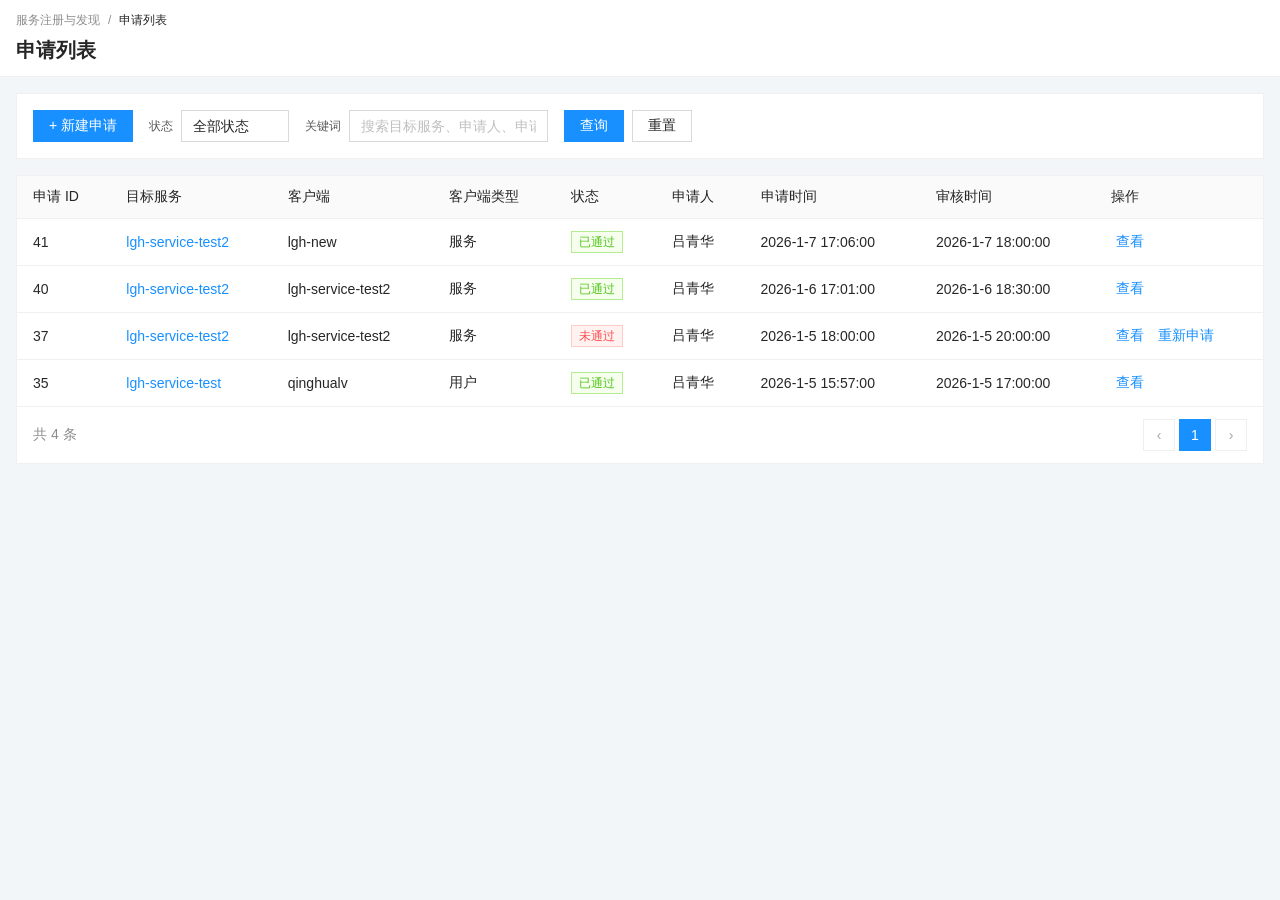
<file: prototype/page/apply/apply-list.html>
<!DOCTYPE html>
<html lang="zh-CN">
<head>
  <meta charset="UTF-8" />
  <meta name="viewport" content="width=device-width, initial-scale=1.0" />
  <title>申请管理 - 服务注册与发现</title>
  <link rel="stylesheet" href="../../css/base.css" />
</head>
<body>
  <div class="toast-list"></div>
  <div id="confirm-overlay" class="confirm-overlay" style="display:none" onclick="if(event.target===this)closeConfirm()">
    <div class="confirm-box">
      <div class="confirm-title"><span>⚠️</span><span id="confirm-title">操作确认</span></div>
      <div class="confirm-content" id="confirm-content"></div>
      <div class="confirm-actions">
        <button class="btn btn-default" onclick="closeConfirm()">取消</button>
        <button class="btn btn-danger" onclick="confirmOk()">确定</button>
      </div>
    </div>
  </div>
<main class="main-content">
      <div class="page-header">
        <nav class="breadcrumb">
          <span>服务注册与发现</span><span class="sep">/</span><span class="current">申请列表</span>
        </nav>
        <div class="page-title-row">
          <h2 class="page-title">申请列表</h2>
        </div>
      </div>

      <div class="content-body">
        <div class="search-bar">
          <button class="btn btn-primary" onclick="openApplyModal()" style="align-self:flex-end;white-space:nowrap">+ 新建申请</button>
          <div class="search-item">
            <label>状态</label>
            <select id="search-status" class="ant-select">
              <option value="">全部状态</option>
              <option value="approved">已通过</option>
              <option value="rejected">未通过</option>
              <option value="pending">审核中</option>
            </select>
          </div>
          <div class="search-item">
            <label>关键词</label>
            <input id="search-kw" class="ant-input" placeholder="搜索目标服务、申请人、申请通道" onkeyup="if(event.key==='Enter')handleSearch()" />
          </div>
          <div class="search-actions">
            <button class="btn btn-primary" onclick="handleSearch()">查询</button>
            <button class="btn btn-default" onclick="handleReset()">重置</button>
          </div>
        </div>

        <div class="ant-card">
          <table class="ant-table" style="width:100%">
            <thead>
              <tr>
                <th>申请 ID</th>
                <th>目标服务</th>
                <th>客户端</th>
                <th>客户端类型</th>
                <th>状态</th>
                <th>申请人</th>
                <th>申请时间</th>
                <th>审核时间</th>
                <th>操作</th>
              </tr>
            </thead>
            <tbody id="table-body"></tbody>
          </table>
          <div class="table-footer">
            <span id="page-total" class="pagination-total"></span>
            <div id="pagination" class="ant-pagination"></div>
          </div>
        </div>
      </div>
    </main>
  </div>

  <!-- 新建申请 Modal -->
  <div id="apply-modal" class="modal-overlay" style="display:none" onclick="if(event.target===this)closeApplyModal()">
    <div class="ant-modal" style="width:560px">
      <div class="modal-header">
        <span id="apply-modal-title" class="modal-title">新建申请</span>
        <button class="modal-close" onclick="closeApplyModal()">×</button>
      </div>
      <div class="modal-body">
        <div class="form-item">
          <label class="form-label required">目标服务</label>
          <div class="form-control">
            <select id="form-target" class="ant-select">
              <option value="">请选择目标服务</option>
              <option value="lgh-service-test">lgh-service-test</option>
              <option value="lgh-service-test2">lgh-service-test2</option>
              <option value="test-health-checker">test-health-checker</option>
              <option value="nightingale-prod">nightingale-prod</option>
              <option value="argo">argo</option>
            </select>
            <div id="error-target" class="form-error-msg" style="display:none"></div>
          </div>
        </div>
        <div class="form-item">
          <label class="form-label required">客户端</label>
          <div class="form-control">
            <input id="form-client" class="ant-input" placeholder="请输入客户端名称" />
            <div id="error-client" class="form-error-msg" style="display:none"></div>
          </div>
        </div>
        <div class="form-item">
          <label class="form-label required">客户端类型</label>
          <div class="form-control">
            <select id="form-client-type" class="ant-select">
              <option value="">请选择</option>
              <option value="service">服务</option>
              <option value="user">用户</option>
            </select>
            <div id="error-client-type" class="form-error-msg" style="display:none"></div>
          </div>
        </div>
        <div class="form-item">
          <label class="form-label required">申请理由</label>
          <div class="form-control">
            <textarea id="form-reason" class="ant-input" rows="3" placeholder="请说明申请访问该服务的原因"></textarea>
            <div id="error-reason" class="form-error-msg" style="display:none"></div>
          </div>
        </div>
      </div>
      <div class="modal-footer">
        <button class="btn btn-default" onclick="closeApplyModal()">取消</button>
        <button class="btn btn-primary" onclick="submitApplyModal()">提交</button>
      </div>
    </div>
  </div>

  <!-- 查看详情 Modal -->
  <div id="view-modal" class="modal-overlay" style="display:none" onclick="if(event.target===this)closeViewModal()">
    <div class="ant-modal" style="width:560px">
      <div class="modal-header">
        <span class="modal-title">申请详情</span>
        <button class="modal-close" onclick="closeViewModal()">×</button>
      </div>
      <div class="modal-body">
        <div id="view-desc-list" class="desc-list"></div>
      </div>
      <div class="modal-footer">
        <button class="btn btn-default" onclick="closeViewModal()">关闭</button>
      </div>
    </div>

<script src="../../data/applies.js"></script>
<script src="../../js/common.js"></script>
<script>
const PAGE_SIZE = 10;
let currentPage = 1;
let activeFilter = { status: '', kw: '' };


const { load, save } = useStorage('srsd_applies', SEED_APPLIES);
let list = load();
let nextSeqId = list.length > 0 ? Math.max(...list.map(r => r.seqId)) + 1 : 50;

const STATUS_MAP = {
  approved: { label: '已通过', cls: 'tag-success' },
  rejected: { label: '未通过', cls: 'tag-error' },
  pending:  { label: '审核中', cls: 'tag-processing' },
};
const CLIENT_TYPE_MAP = { service: '服务', user: '用户' };

function getFilteredList() {
  return list.filter(item => {
    const statusOk = !activeFilter.status || item.status === activeFilter.status;
    const kwOk     = !activeFilter.kw     || item.target.includes(activeFilter.kw) || item.applicant.includes(activeFilter.kw) || item.client.includes(activeFilter.kw);
    return statusOk && kwOk;
  });
}

function renderTable() {
  const filtered = getFilteredList();
  const paged = filtered.slice((currentPage - 1) * PAGE_SIZE, currentPage * PAGE_SIZE);
  const tbody = document.getElementById('table-body');
  document.getElementById('page-total').textContent = `共 ${filtered.length} 条`;

  if (paged.length === 0) {
    tbody.innerHTML = '<tr><td colspan="9"><div class="empty-table">暂无数据</div></td></tr>';
    renderPagination(0);
    return;
  }
  tbody.innerHTML = paged.map(row => `
    <tr>
      <td>${escHtml(String(row.seqId))}</td>
      <td><a href="#">${escHtml(row.target)}</a></td>
      <td>${escHtml(row.client)}</td>
      <td>${escHtml(CLIENT_TYPE_MAP[row.clientType] || row.clientType)}</td>
      <td><span class="tag ${STATUS_MAP[row.status]?.cls || 'tag-default'}">${STATUS_MAP[row.status]?.label || row.status}</span></td>
      <td>${escHtml(row.applicant)}</td>
      <td>${escHtml(formatTime(row.appliedAt))}</td>
      <td>${row.reviewedAt ? escHtml(formatTime(row.reviewedAt)) : '--'}</td>
      <td>
        <button class="btn btn-link" data-action="view" data-id="${escHtml(row.id)}">查看</button>
        ${row.status === 'rejected' ? `<button class="btn btn-link" data-action="reapply" data-id="${escHtml(row.id)}">重新申请</button>` : ''}
      </td>
    </tr>
  `).join('');
  renderPagination(filtered.length);
}

function renderPagination(total) {
  const totalPages = Math.max(1, Math.ceil(total / PAGE_SIZE));
  let html = `<button class="page-btn" ${currentPage === 1 ? 'disabled' : ''} data-page="${currentPage - 1}">‹</button>`;
  for (let p = 1; p <= totalPages; p++) {
    html += `<button class="page-btn ${p === currentPage ? 'active' : ''}" data-page="${p}">${p}</button>`;
  }
  html += `<button class="page-btn" ${currentPage >= totalPages ? 'disabled' : ''} data-page="${currentPage + 1}">›</button>`;
  document.getElementById('pagination').innerHTML = html;
}

document.getElementById('table-body').addEventListener('click', e => {
  const btn = e.target.closest('[data-action]');
  if (!btn) return;
  const id = btn.dataset.id;
  if (btn.dataset.action === 'view')     openViewModal(id);
  if (btn.dataset.action === 'reapply')  openReapplyModal(id);
});

document.getElementById('pagination').addEventListener('click', e => {
  const btn = e.target.closest('[data-page]');
  if (!btn || btn.disabled) return;
  const totalPages = Math.max(1, Math.ceil(getFilteredList().length / PAGE_SIZE));
  const p = Number(btn.dataset.page);
  if (p >= 1 && p <= totalPages) { currentPage = p; renderTable(); }
});

function handleSearch() {
  activeFilter.status = document.getElementById('search-status').value;
  activeFilter.kw     = document.getElementById('search-kw').value.trim();
  currentPage = 1;
  renderTable();
}

function handleReset() {
  document.getElementById('search-status').value = '';
  document.getElementById('search-kw').value     = '';
  activeFilter = { status: '', kw: '' };
  currentPage  = 1;
  renderTable();
}

function setFieldError(field, msg) {
  const errEl   = document.getElementById(`error-${field}`);
  const inputEl = document.getElementById(`form-${field}`);
  if (errEl)   { errEl.textContent = msg; errEl.style.display = msg ? 'block' : 'none'; }
  if (inputEl) inputEl.classList.toggle('error', !!msg);
}

function openApplyModal(prefill) {
  document.getElementById('apply-modal-title').textContent = '新建申请';
  document.getElementById('form-target').value      = prefill?.target || '';
  document.getElementById('form-client').value      = prefill?.client || '';
  document.getElementById('form-client-type').value = prefill?.clientType || '';
  document.getElementById('form-reason').value      = '';
  ['target', 'client', 'client-type', 'reason'].forEach(f => setFieldError(f, ''));
  openModal(document.getElementById('apply-modal'));
}

function openReapplyModal(id) {
  const row = list.find(r => r.id === id);
  if (!row) return;
  openApplyModal({ target: row.target, client: row.client, clientType: row.clientType });
}

function closeApplyModal() { closeModal(document.getElementById('apply-modal')); }

function submitApplyModal() {
  const target     = document.getElementById('form-target').value;
  const client     = document.getElementById('form-client').value.trim();
  const clientType = document.getElementById('form-client-type').value;
  const reason     = document.getElementById('form-reason').value.trim();

  let valid = true;
  if (!target)     { setFieldError('target', '请选择目标服务'); valid = false; }      else { setFieldError('target', ''); }
  if (!client)     { setFieldError('client', '客户端不能为空'); valid = false; }      else { setFieldError('client', ''); }
  if (!clientType) { setFieldError('client-type', '请选择客户端类型'); valid = false; } else { setFieldError('client-type', ''); }
  if (!reason)     { setFieldError('reason', '申请理由不能为空'); valid = false; }    else { setFieldError('reason', ''); }
  if (!valid) return;

  list.unshift({ id: genId(), seqId: nextSeqId++, target, client, clientType, status: 'pending', applicant: '吕青华', reason, appliedAt: now(), reviewedAt: null });
  save(list);
  currentPage = 1;
  closeApplyModal();
  renderTable();
  showToast('申请已提交，等待审核');
}

function openViewModal(id) {
  const row = list.find(r => r.id === id);
  if (!row) return;
  document.getElementById('view-desc-list').innerHTML = [
    { label: '申请 ID',    value: String(row.seqId) },
    { label: '目标服务',   value: row.target },
    { label: '客户端',     value: row.client },
    { label: '客户端类型', value: CLIENT_TYPE_MAP[row.clientType] || row.clientType },
    { label: '状态',       value: STATUS_MAP[row.status]?.label || row.status },
    { label: '申请人',     value: row.applicant },
    { label: '申请理由',   value: row.reason },
    { label: '申请时间',   value: formatTime(row.appliedAt) },
    { label: '审核时间',   value: row.reviewedAt ? formatTime(row.reviewedAt) : '--' },
  ].map(r => `
    <div class="desc-item">
      <div class="desc-label">${escHtml(r.label)}</div>
      <div class="desc-value">${escHtml(r.value)}</div>
    </div>
  `).join('');
  openModal(document.getElementById('view-modal'));
}

function closeViewModal() { closeModal(document.getElementById('view-modal')); }

renderTable();
</script>
</body>
</html>
</file>
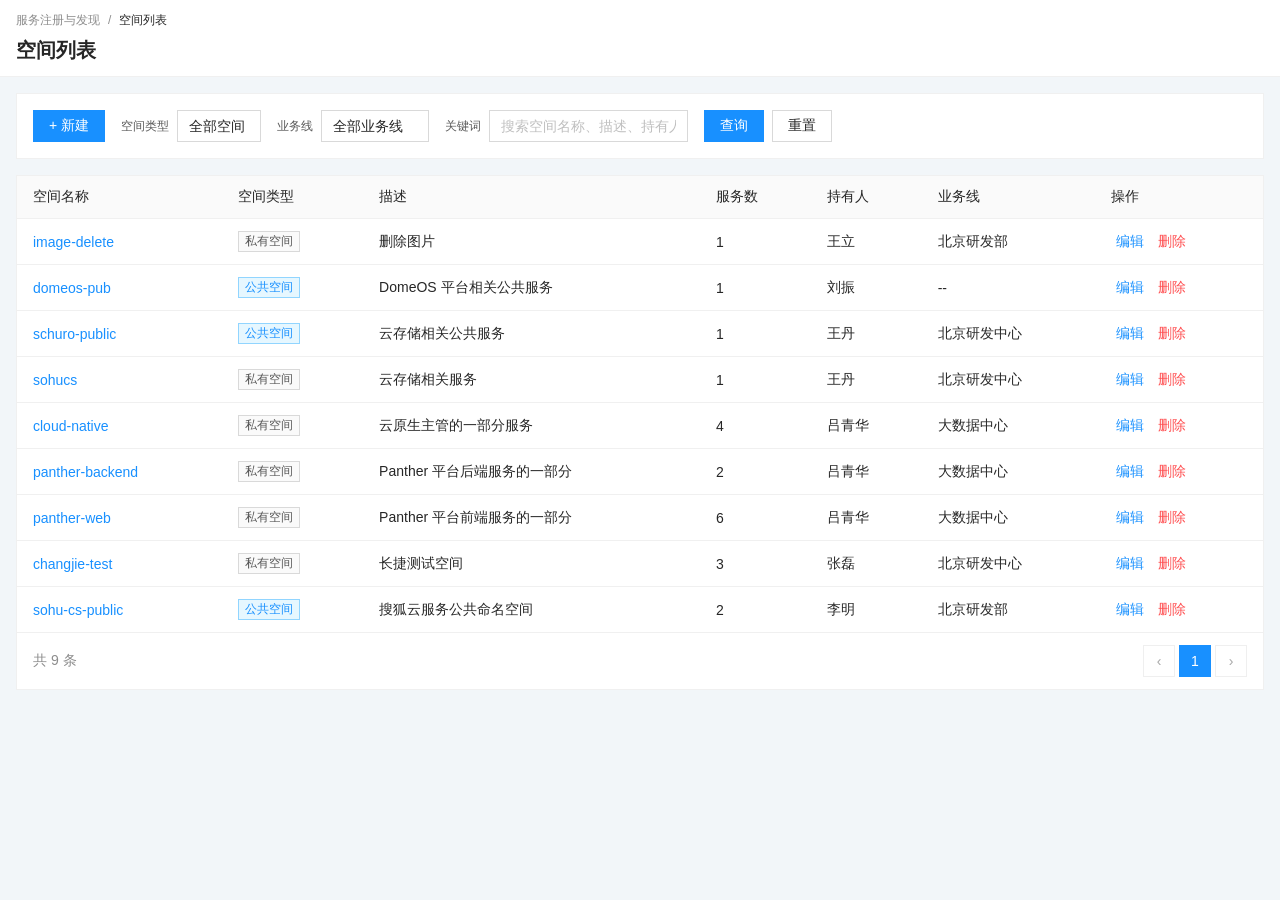
<file: prototype/page/namespace/namespace-list.html>
<!DOCTYPE html>
<html lang="zh-CN">
<head>
  <meta charset="UTF-8" />
  <meta name="viewport" content="width=device-width, initial-scale=1.0" />
  <title>命名空间 - 服务注册与发现</title>
  <link rel="stylesheet" href="../../css/base.css" />
  <style>
    .type-tag { font-size: 12px; padding: 1px 6px; border-radius: 0; border: 1px solid; display: inline-block; }
    .type-public { color: #1890ff; background: #e6f7ff; border-color: #91d5ff; }
    .type-private { color: rgba(0,0,0,0.65); background: #fafafa; border-color: #d9d9d9; }
  </style>
</head>
<body>
  <div class="toast-list"></div>
  <div id="confirm-overlay" class="confirm-overlay" style="display:none" onclick="if(event.target===this)closeConfirm()">
    <div class="confirm-box">
      <div class="confirm-title"><span>⚠️</span><span id="confirm-title">操作确认</span></div>
      <div class="confirm-content" id="confirm-content"></div>
      <div class="confirm-actions">
        <button class="btn btn-default" onclick="closeConfirm()">取消</button>
        <button class="btn btn-danger" onclick="confirmOk()">确定</button>
      </div>
    </div>
  </div>
<main class="main-content">
      <div class="page-header">
        <nav class="breadcrumb">
          <span>服务注册与发现</span><span class="sep">/</span><span class="current">空间列表</span>
        </nav>
        <div class="page-title-row">
          <h2 class="page-title">空间列表</h2>
        </div>
      </div>

      <div class="content-body">
        <div class="search-bar">
          <button class="btn btn-primary" onclick="openCreateModal()" style="align-self:flex-end;white-space:nowrap">+ 新建</button>
          <div class="search-item">
            <label>空间类型</label>
            <select id="search-type" class="ant-select">
              <option value="">全部空间</option>
              <option value="public">公共空间</option>
              <option value="private">私有空间</option>
            </select>
          </div>
          <div class="search-item">
            <label>业务线</label>
            <select id="search-bizline" class="ant-select">
              <option value="">全部业务线</option>
              <option value="北京研发部">北京研发部</option>
              <option value="北京研发中心">北京研发中心</option>
              <option value="大数据中心">大数据中心</option>
            </select>
          </div>
          <div class="search-item">
            <label>关键词</label>
            <input id="search-kw" class="ant-input" placeholder="搜索空间名称、描述、持有人" onkeyup="if(event.key==='Enter')handleSearch()" />
          </div>
          <div class="search-actions">
            <button class="btn btn-primary" onclick="handleSearch()">查询</button>
            <button class="btn btn-default" onclick="handleReset()">重置</button>
          </div>
        </div>

        <div class="ant-card">
          <table class="ant-table" style="width:100%">
            <thead>
              <tr>
                <th>空间名称</th>
                <th>空间类型</th>
                <th>描述</th>
                <th>服务数</th>
                <th>持有人</th>
                <th>业务线</th>
                <th>操作</th>
              </tr>
            </thead>
            <tbody id="table-body"></tbody>
          </table>
          <div class="table-footer">
            <span id="page-total" class="pagination-total"></span>
            <div id="pagination" class="ant-pagination"></div>
          </div>
        </div>
      </div>
    </main>
  </div>

  <div id="ns-modal" class="modal-overlay" style="display:none" onclick="if(event.target===this)closeNsModal()">
    <div class="ant-modal">
      <div class="modal-header">
        <span id="modal-title" class="modal-title">新建空间</span>
        <button class="modal-close" onclick="closeNsModal()">×</button>
      </div>
      <div class="modal-body">
        <div class="form-item">
          <label class="form-label required">空间名称</label>
          <div class="form-control">
            <input id="form-name" class="ant-input" placeholder="以小写字母开头，可包含小写字母、数字和连字符" />
            <div id="error-name" class="form-error-msg" style="display:none"></div>
            <div class="form-hint">以小写字母开头，可包含小写字母、数字和连字符，不能以连字符结尾</div>
          </div>
        </div>
        <div class="form-item">
          <label class="form-label required">空间类型</label>
          <div class="form-control">
            <select id="form-type" class="ant-select">
              <option value="">请选择</option>
              <option value="public">公共空间</option>
              <option value="private">私有空间</option>
            </select>
            <div id="error-type" class="form-error-msg" style="display:none"></div>
          </div>
        </div>
        <div class="form-item">
          <label class="form-label">空间描述</label>
          <div class="form-control">
            <textarea id="form-desc" class="ant-input" rows="3" placeholder="请输入空间描述（选填）"></textarea>
          </div>
        </div>
      </div>
      <div class="modal-footer">
        <button class="btn btn-default" onclick="closeNsModal()">取消</button>
        <button class="btn btn-primary" onclick="submitNsModal()">确定</button>
      </div>
    </div>

<script src="../../data/namespaces.js"></script>
<script src="../../js/common.js"></script>
<script>
const PAGE_SIZE = 10;
let currentPage = 1;
let editingId = null;
let activeFilter = { type: '', bizline: '', kw: '' };


const { load, save } = useStorage('srsd_namespaces', SEED_NAMESPACES);
let list = load();

function getFilteredList() {
  return list.filter(item => {
    const typeOk    = !activeFilter.type    || item.type === activeFilter.type;
    const bizlineOk = !activeFilter.bizline || item.bizline === activeFilter.bizline;
    const kwOk      = !activeFilter.kw      || item.name.includes(activeFilter.kw) || item.desc.includes(activeFilter.kw) || item.owner.includes(activeFilter.kw);
    return typeOk && bizlineOk && kwOk;
  });
}

function getPagedList(filtered) {
  const start = (currentPage - 1) * PAGE_SIZE;
  return filtered.slice(start, start + PAGE_SIZE);
}

function renderTable() {
  const filtered = getFilteredList();
  const paged = getPagedList(filtered);
  const tbody = document.getElementById('table-body');
  document.getElementById('page-total').textContent = `共 ${filtered.length} 条`;

  if (paged.length === 0) {
    tbody.innerHTML = '<tr><td colspan="7"><div class="empty-table">暂无数据</div></td></tr>';
    return;
  }
  tbody.innerHTML = paged.map(row => `
    <tr data-id="${escHtml(row.id)}">
      <td><a href="#">${escHtml(row.name)}</a></td>
      <td><span class="type-tag ${row.type === 'public' ? 'type-public' : 'type-private'}">${row.type === 'public' ? '公共空间' : '私有空间'}</span></td>
      <td>${escHtml(row.desc || '--')}</td>
      <td>${escHtml(String(row.serviceCount))}</td>
      <td>${escHtml(row.owner)}</td>
      <td>${escHtml(row.bizline || '--')}</td>
      <td>
        <button class="btn btn-link" data-action="edit" data-id="${escHtml(row.id)}">编辑</button>
        <button class="btn btn-link danger" data-action="delete" data-id="${escHtml(row.id)}">删除</button>
      </td>
    </tr>
  `).join('');
  renderPagination(filtered.length);
}

function renderPagination(total) {
  const totalPages = Math.max(1, Math.ceil(total / PAGE_SIZE));
  let html = `<button class="page-btn" ${currentPage === 1 ? 'disabled' : ''} data-page="${currentPage - 1}">‹</button>`;
  for (let p = 1; p <= totalPages; p++) {
    html += `<button class="page-btn ${p === currentPage ? 'active' : ''}" data-page="${p}">${p}</button>`;
  }
  html += `<button class="page-btn" ${currentPage >= totalPages ? 'disabled' : ''} data-page="${currentPage + 1}">›</button>`;
  document.getElementById('pagination').innerHTML = html;
}

document.getElementById('table-body').addEventListener('click', e => {
  const btn = e.target.closest('[data-action]');
  if (!btn) return;
  const id = btn.dataset.id;
  if (btn.dataset.action === 'edit') openEditModal(id);
  if (btn.dataset.action === 'delete') handleConfirmDelete(id);
});

document.getElementById('pagination').addEventListener('click', e => {
  const btn = e.target.closest('[data-page]');
  if (!btn || btn.disabled) return;
  const filtered = getFilteredList();
  const totalPages = Math.max(1, Math.ceil(filtered.length / PAGE_SIZE));
  const p = Number(btn.dataset.page);
  if (p >= 1 && p <= totalPages) { currentPage = p; renderTable(); }
});

function handleSearch() {
  activeFilter.type    = document.getElementById('search-type').value;
  activeFilter.bizline = document.getElementById('search-bizline').value;
  activeFilter.kw      = document.getElementById('search-kw').value.trim();
  currentPage = 1;
  renderTable();
}

function handleReset() {
  document.getElementById('search-type').value    = '';
  document.getElementById('search-bizline').value = '';
  document.getElementById('search-kw').value      = '';
  activeFilter = { type: '', bizline: '', kw: '' };
  currentPage = 1;
  renderTable();
}

function openCreateModal() {
  editingId = null;
  document.getElementById('modal-title').textContent = '新建空间';
  document.getElementById('form-name').value = '';
  document.getElementById('form-name').disabled = false;
  document.getElementById('form-type').value = '';
  document.getElementById('form-desc').value = '';
  setFieldError('name', '');
  setFieldError('type', '');
  openModal(document.getElementById('ns-modal'));
}

function openEditModal(id) {
  const row = list.find(r => r.id === id);
  if (!row) return;
  editingId = id;
  document.getElementById('modal-title').textContent = '编辑空间';
  document.getElementById('form-name').value = row.name;
  document.getElementById('form-name').disabled = true;
  document.getElementById('form-type').value = row.type;
  document.getElementById('form-desc').value = row.desc || '';
  setFieldError('name', '');
  setFieldError('type', '');
  openModal(document.getElementById('ns-modal'));
}

function closeNsModal() {
  closeModal(document.getElementById('ns-modal'));
}

function setFieldError(field, msg) {
  const errEl   = document.getElementById(`error-${field}`);
  const inputEl = document.getElementById(`form-${field}`);
  errEl.textContent   = msg;
  errEl.style.display = msg ? 'block' : 'none';
  if (inputEl) inputEl.classList.toggle('error', !!msg);
}

function validateName(val) {
  if (!val.trim()) return '空间名称不能为空';
  if (!/^[a-z][a-z0-9-]*[a-z0-9]$/.test(val) && !/^[a-z]$/.test(val)) return '以小写字母开头，可包含小写字母、数字和连字符，不能以连字符结尾';
  return '';
}

function submitNsModal() {
  const name = document.getElementById('form-name').value.trim();
  const type = document.getElementById('form-type').value;
  const desc = document.getElementById('form-desc').value.trim();

  let valid = true;
  if (!editingId) {
    const nameErr = validateName(name);
    setFieldError('name', nameErr);
    if (nameErr) valid = false;
  }
  if (!type) { setFieldError('type', '请选择空间类型'); valid = false; } else { setFieldError('type', ''); }
  if (!valid) return;

  if (editingId) {
    const item = list.find(r => r.id === editingId);
    if (item) Object.assign(item, { type, desc, updatedAt: now() });
    save(list);
    showToast('编辑成功');
  } else {
    if (list.find(r => r.name === name)) { setFieldError('name', '空间名称已存在'); return; }
    list.unshift({ id: genId(), name, type, desc, serviceCount: 0, owner: '吕青华', bizline: '大数据中心', createdAt: now(), updatedAt: now() });
    save(list);
    currentPage = 1;
    showToast('创建成功');
  }
  closeNsModal();
  renderTable();
}

function handleConfirmDelete(id) {
  const row = list.find(r => r.id === id);
  confirm2(`确认删除命名空间「${row?.name}」？删除后无法恢复。`, () => {
    list = list.filter(r => r.id !== id);
    save(list);
    renderTable();
    showToast('删除成功');
  });
}

renderTable();
</script>
</body>
</html>
</file>
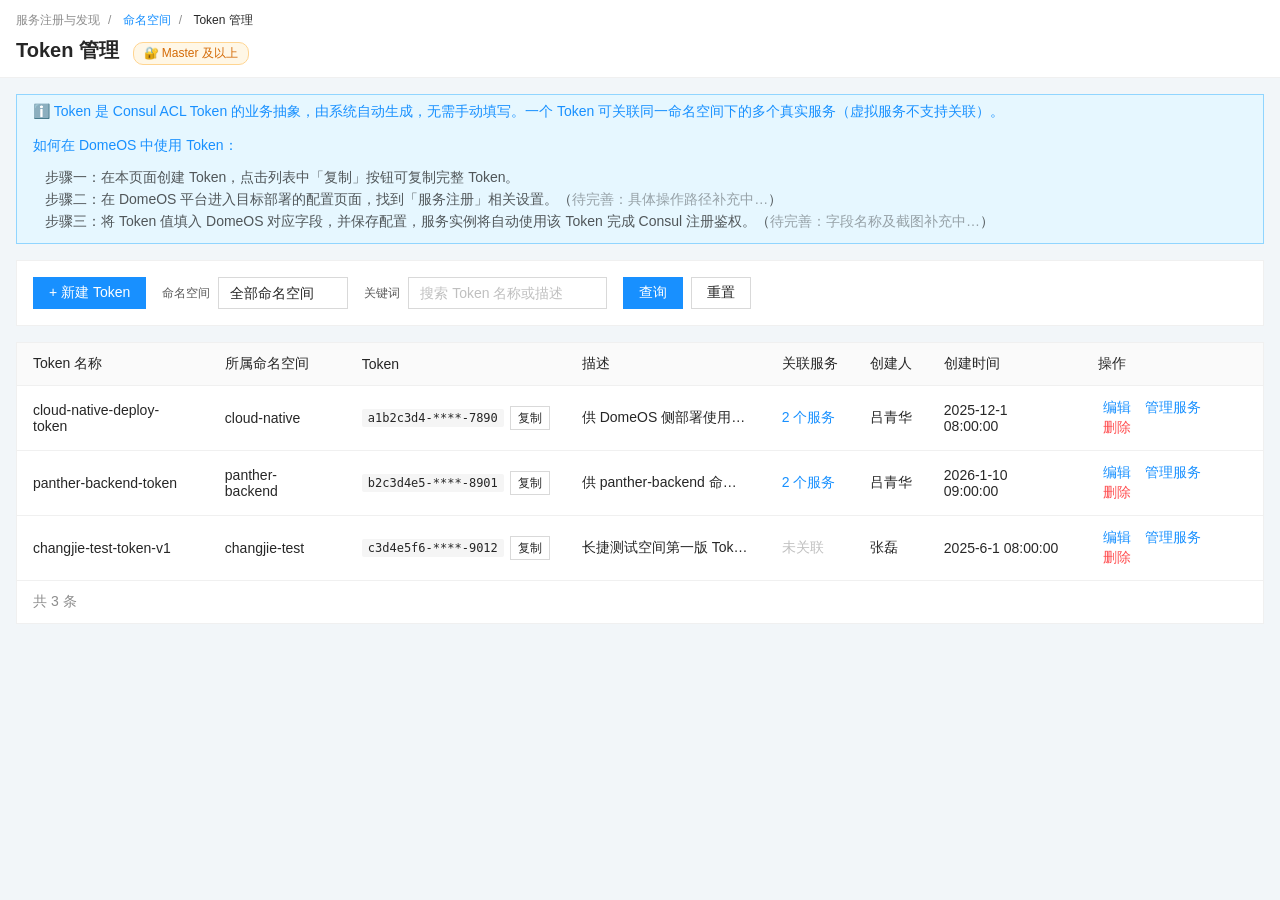
<file: prototype/page/namespace/token-list.html>
<!DOCTYPE html>
<html lang="zh-CN">
<head>
  <meta charset="UTF-8" />
  <meta name="viewport" content="width=device-width, initial-scale=1.0" />
  <title>Token 管理 - 服务注册与发现</title>
  <link rel="stylesheet" href="../../css/base.css" />
  <style>
    .token-val { font-family:monospace; font-size:12px; background:#f5f5f5; padding:2px 6px; border-radius:2px; max-width:240px; overflow:hidden; text-overflow:ellipsis; white-space:nowrap; display:inline-block; vertical-align:middle; }
    .token-cell { display:flex; align-items:center; gap:6px; }
    .svc-chip  { display:inline-block; padding:1px 8px; background:#e6f7ff; border:1px solid #91d5ff; color:#1890ff; font-size:12px; margin:2px; border-radius:2px; }
    .perm-badge { display:inline-flex; align-items:center; gap:4px; background:#fff7e6; border:1px solid #ffd591; color:#d46b08; font-size:12px; padding:2px 10px; border-radius:10px; margin-left:8px; font-weight:normal; }
    .link-table-wrap { max-height:280px; overflow-y:auto; border:1px solid #d9d9d9; border-radius:2px; }
    .link-table-wrap table { width:100%; border-collapse:collapse; }
    .link-table-wrap thead th { background:#fafafa; padding:6px 8px; font-size:12px; color:rgba(0,0,0,0.65); border-bottom:1px solid #f0f0f0; position:sticky; top:0; z-index:1; }
    .link-table-wrap tbody td { padding:6px 8px; font-size:13px; border-bottom:1px solid #f5f5f5; }
    .link-table-wrap tbody tr:last-child td { border-bottom:none; }
    .link-table-wrap tbody tr:hover td { background:#fafafa; }
    .desc-cell { max-width:200px; overflow:hidden; text-overflow:ellipsis; white-space:nowrap; position:relative; cursor:default; }
    .desc-cell:hover::after {
      content: attr(data-desc);
      position:absolute;
      left:0;
      top:100%;
      margin-top:4px;
      background:rgba(0,0,0,0.85);
      color:#fff;
      padding:6px 10px;
      border-radius:4px;
      font-size:12px;
      white-space:normal;
      max-width:300px;
      z-index:1000;
      line-height:1.5;
      box-shadow:0 2px 8px rgba(0,0,0,0.2);
    }
  </style>
</head>
<body>
<div class="toast-list"></div>
<div id="confirm-overlay" class="confirm-overlay" style="display:none" onclick="if(event.target===this)closeConfirm()">
  <div class="confirm-box">
    <div class="confirm-title"><span>⚠️</span><span id="confirm-title">操作确认</span></div>
    <div class="confirm-content" id="confirm-content"></div>
    <div class="confirm-actions">
      <button class="btn btn-default" onclick="closeConfirm()">取消</button>
      <button class="btn btn-danger" onclick="confirmOk()">确定</button>
    </div>
  </div>
</div>

<main class="main-content">
  <div class="page-header">
    <nav class="breadcrumb">
      <span>服务注册与发现</span><span class="sep">/</span>
      <a href="namespace-list.html">命名空间</a><span class="sep">/</span>
      <span class="current">Token 管理</span>
    </nav>
    <div class="page-title-row">
      <h2 class="page-title">Token 管理 <span class="perm-badge">🔐 Master 及以上</span></h2>
    </div>
  </div>

  <div class="content-body">
    <div class="alert alert-info" style="margin-bottom:0;flex-direction:column">
      <div style="margin-bottom:8px">ℹ️ Token 是 Consul ACL Token 的业务抽象，由系统自动生成，无需手动填写。一个 Token 可关联同一命名空间下的多个真实服务（虚拟服务不支持关联）。</div>
      <div style="font-weight:500;margin-bottom:6px">如何在 DomeOS 中使用 Token：</div>
      <div style="color:rgba(0,0,0,0.65);padding-left:12px">
        <div style="margin-bottom:4px">步骤一：在本页面创建 Token，点击列表中「复制」按钮可复制完整 Token。</div>
        <div style="margin-bottom:4px">步骤二：在 DomeOS 平台进入目标部署的配置页面，找到「服务注册」相关设置。（<span style="color:rgba(0,0,0,0.35)">待完善：具体操作路径补充中…</span>）</div>
        <div style="margin-bottom:4px">步骤三：将 Token 值填入 DomeOS 对应字段，并保存配置，服务实例将自动使用该 Token 完成 Consul 注册鉴权。（<span style="color:rgba(0,0,0,0.35)">待完善：字段名称及截图补充中…</span>）</div>
      </div>
    </div>

    <div class="search-bar">
      <button class="btn btn-primary" onclick="openCreateModal()" style="align-self:flex-end;white-space:nowrap">+ 新建 Token</button>
      <div class="search-item">
        <label>命名空间</label>
        <select id="search-ns" class="ant-select">
          <option value="">全部命名空间</option>
          <option value="cloud-native">cloud-native</option>
          <option value="panther-backend">panther-backend</option>
          <option value="changjie-test">changjie-test</option>
        </select>
      </div>
      <div class="search-item">
        <label>关键词</label>
        <input id="search-kw" class="ant-input" placeholder="搜索 Token 名称或描述" onkeyup="if(event.key==='Enter')applySearch()" />
      </div>
      <div class="search-actions">
        <button class="btn btn-primary" onclick="applySearch()">查询</button>
        <button class="btn btn-default" onclick="handleReset()">重置</button>
      </div>
    </div>

    <div class="ant-card">
      <table class="ant-table" style="width:100%">
        <thead>
          <tr>
            <th>Token 名称</th>
            <th>所属命名空间</th>
            <th>Token</th>
            <th>描述</th>
            <th>关联服务</th>
            <th>创建人</th>
            <th>创建时间</th>
            <th>操作</th>
          </tr>
        </thead>
        <tbody id="table-body"></tbody>
      </table>
      <div class="table-footer">
        <span id="page-total" class="pagination-total"></span>
        <div id="pagination" class="ant-pagination"></div>
      </div>
    </div>
  </div>
</main>

<!-- 新建/编辑 Token Modal -->
<div id="token-modal" class="modal-overlay" style="display:none" onclick="if(event.target===this)closeTokenModal()">
  <div class="ant-modal" style="width:500px">
    <div class="modal-header">
      <span class="modal-title" id="token-modal-title">新建 Token</span>
      <button class="modal-close" onclick="closeTokenModal()">×</button>
    </div>
    <div class="modal-body">
      <div class="alert alert-info" style="padding:8px 12px;font-size:12px;margin-bottom:16px;flex-direction:column;align-items:stretch" id="token-modal-alert">
        <div style="margin-bottom:4px">需要有命名空间的 Master 及以上权限才能创建 Token。</div>
        <div>创建后 Token 内容自动生成，可在列表中点击复制。</div>
      </div>
      <div class="form-item">
        <label class="form-label required">所属命名空间</label>
        <div class="form-control">
          <select id="form-ns" class="ant-select">
            <option value="">请选择</option>
            <option value="cloud-native">cloud-native</option>
            <option value="panther-backend">panther-backend</option>
            <option value="changjie-test">changjie-test</option>
          </select>
          <div id="error-ns" class="form-error-msg" style="display:none"></div>
        </div>
      </div>
      <div class="form-item">
        <label class="form-label required">Token 名称</label>
        <div class="form-control">
          <input id="form-name" class="ant-input" placeholder="请输入 Token 名称" />
          <div id="error-name" class="form-error-msg" style="display:none"></div>
        </div>
      </div>
      <div class="form-item">
        <label class="form-label">描述</label>
        <div class="form-control">
          <textarea id="form-desc" class="ant-input" rows="3" placeholder="说明该 Token 的用途（选填）"></textarea>
        </div>
      </div>

    </div>
    <div class="modal-footer">
      <button class="btn btn-default" onclick="closeTokenModal()">取消</button>
      <button class="btn btn-primary" onclick="submitTokenModal()">确定</button>
    </div>
  </div>
</div>

<!-- 查看关联服务（只读）Modal -->
<div id="view-link-modal" class="modal-overlay" style="display:none" onclick="if(event.target===this)closeViewLinkModal()">
  <div class="ant-modal" style="width:580px">
    <div class="modal-header">
      <span class="modal-title" id="view-link-modal-title">关联服务</span>
      <button class="modal-close" onclick="closeViewLinkModal()">×</button>
    </div>
    <div class="modal-body">
      <input id="view-link-svc-search" class="ant-input" placeholder="搜索服务名称" style="margin-bottom:8px" oninput="renderViewLinkSvcTable()" />
      <div class="link-table-wrap">
        <table>
          <thead>
            <tr>
              <th>服务名称</th>
              <th>Consul 服务名称</th>
            </tr>
          </thead>
          <tbody id="view-link-svc-tbody"></tbody>
        </table>
      </div>
    </div>
    <div class="modal-footer">
      <button class="btn btn-default" onclick="closeViewLinkModal()">关闭</button>
    </div>
  </div>
</div>

<!-- 管理关联服务 Modal -->
<div id="link-modal" class="modal-overlay" style="display:none" onclick="if(event.target===this)closeLinkModal()">
  <div class="ant-modal" style="width:580px">
    <div class="modal-header">
      <span class="modal-title" id="link-modal-title">管理关联服务</span>
      <button class="modal-close" onclick="closeLinkModal()">×</button>
    </div>
    <div class="modal-body">
      <div class="form-hint" style="margin-bottom:10px">勾选服务以关联，取消勾选以解关联。只能关联当前命名空间下的真实服务（虚拟服务不支持关联 Token）。</div>
      <input id="link-svc-search" class="ant-input" placeholder="搜索服务名称" style="margin-bottom:8px" oninput="renderLinkSvcTable()" />
      <div class="link-table-wrap">
        <table>
          <thead>
            <tr>
              <th style="width:36px"><input type="checkbox" id="link-check-all" onchange="toggleCheckAll(this)" /></th>
              <th>服务名称</th>
              <th>Consul 服务名称</th>
            </tr>
          </thead>
          <tbody id="link-svc-tbody"></tbody>
        </table>
      </div>
      <div style="margin-top:8px;font-size:12px;color:rgba(0,0,0,0.45)">已选 <span id="link-selected-count">0</span> 个服务</div>
    </div>
    <div class="modal-footer">
      <button class="btn btn-default" onclick="closeLinkModal()">取消</button>
      <button class="btn btn-primary" onclick="submitLinkModal()">保存</button>
    </div>
  </div>
</div>

<script src="../../data/tokens.js"></script>
<script src="../../data/services.js"></script>
<script src="../../js/common.js"></script>
<script>
const PAGE_SIZE = 10;
let currentPage = 1;
let linkingId = null;
let linkingNsSvcs = [];
let selectedSvcIds = new Set();
let activeFilter = { ns: '', kw: '' };
let editingId = null;

const { load, save } = useStorage('srsd_tokens', SEED_TOKENS);
let list = load();

const { load: loadSvcs } = useStorage('srsd_services', SEED_SERVICES);
const allSvcs = loadSvcs();

const STATUS_MAP = {
  active:  { label: '有效',   cls: 'tag-success' },
  expired: { label: '已过期', cls: 'tag-default'  },
};

function maskToken(t) {
  if (!t || t.length < 8) return '****';
  return t.slice(0, 8) + '-****-' + t.slice(-4);
}

function getFilteredList() {
  const kw = activeFilter.kw;
  return list.filter(item => {
    const nsOk = !activeFilter.ns || item.ns === activeFilter.ns;
    const kwOk = !kw || item.name.includes(kw) || (item.desc || '').includes(kw);
    return nsOk && kwOk;
  });
}

function renderTable() {
  const filtered = getFilteredList();
  const paged    = filtered.slice((currentPage - 1) * PAGE_SIZE, currentPage * PAGE_SIZE);
  document.getElementById('page-total').textContent = `共 ${filtered.length} 条`;
  const tbody = document.getElementById('table-body');
  if (paged.length === 0) {
    tbody.innerHTML = '<tr><td colspan="8"><div class="empty-table">暂无 Token</div></td></tr>';
    renderPagination(0);
    return;
  }
  tbody.innerHTML = paged.map(row => {
    const svcCount = row.linkedServices.length;
    const svcCell = svcCount > 0
      ? `<a href="#" onclick="openViewLinkModal('${escHtml(row.id)}');return false" style="color:#1890ff">${svcCount} 个服务</a>`
      : '<span style="color:rgba(0,0,0,0.25)">未关联</span>';
    const descText = row.desc || '--';
    return `<tr>
      <td>${escHtml(row.name)}</td>
      <td>${escHtml(row.ns)}</td>
      <td>
        <div class="token-cell">
          <span class="token-val">${escHtml(maskToken(row.consulToken))}</span>
          <button class="btn btn-default btn-sm" onclick="copyToken('${escHtml(row.consulToken)}')">复制</button>
        </div>
      </td>
      <td class="desc-cell" data-desc="${descText.replace(/"/g, '&quot;')}">${escHtml(descText)}</td>
      <td>${svcCell}</td>
      <td>${escHtml(row.createdBy)}</td>
      <td>${escHtml(formatTime(row.createdAt))}</td>
      <td>
        <button class="btn btn-link" data-action="edit"   data-id="${escHtml(row.id)}">编辑</button>
        <button class="btn btn-link" data-action="link"   data-id="${escHtml(row.id)}">管理服务</button>
        <button class="btn btn-link danger" data-action="delete" data-id="${escHtml(row.id)}">删除</button>
      </td>
    </tr>`;
  }).join('');
  renderPagination(filtered.length);
}

function renderPagination(total) {
  const pages = Math.ceil(total / PAGE_SIZE) || 1;
  const el = document.getElementById('pagination');
  if (pages <= 1) { el.innerHTML = ''; return; }
  el.innerHTML =
    `<button class="page-btn" onclick="goPage(${currentPage - 1})" ${currentPage === 1 ? 'disabled' : ''}>‹</button>` +
    Array.from({length: pages}, (_, i) => `<button class="page-btn ${i+1 === currentPage ? 'active' : ''}" onclick="goPage(${i+1})">${i+1}</button>`).join('') +
    `<button class="page-btn" onclick="goPage(${currentPage + 1})" ${currentPage >= pages ? 'disabled' : ''}>›</button>`;
}

function goPage(p) {
  const pages = Math.ceil(getFilteredList().length / PAGE_SIZE) || 1;
  if (p < 1 || p > pages) return;
  currentPage = p; renderTable();
}

function applySearch() {
  activeFilter.ns     = document.getElementById('search-ns').value;
  activeFilter.kw     = document.getElementById('search-kw').value.trim();
  currentPage = 1;
  renderTable();
}

function handleReset() {
  document.getElementById('search-ns').value     = '';
  document.getElementById('search-kw').value     = '';
  activeFilter = { ns: '', kw: '' };
  currentPage = 1;
  renderTable();
}

/* ── 新建/编辑 Token ── */
function openCreateModal() {
  editingId = null;
  document.getElementById('token-modal-title').textContent = '新建 Token';
  document.getElementById('token-modal-alert').style.display = '';
  document.getElementById('form-ns').disabled = false;
  document.getElementById('form-name').value = '';
  document.getElementById('form-ns').value   = '';
  document.getElementById('form-desc').value = '';
  document.getElementById('error-name').style.display = 'none';
  document.getElementById('error-ns').style.display   = 'none';
  openModal(document.getElementById('token-modal'));
}

function openEditModal(id) {
  const tok = list.find(t => t.id === id);
  if (!tok) return;
  editingId = id;
  document.getElementById('token-modal-title').textContent = '编辑 Token';
  document.getElementById('token-modal-alert').style.display = 'none';
  document.getElementById('form-ns').disabled = true;
  document.getElementById('form-name').disabled = false;
  document.getElementById('form-name').value = tok.name;
  document.getElementById('form-ns').value   = tok.ns;
  document.getElementById('form-desc').value = tok.desc || '';
  document.getElementById('error-name').style.display = 'none';
  document.getElementById('error-ns').style.display   = 'none';
  openModal(document.getElementById('token-modal'));
}

function closeTokenModal() { closeModal(document.getElementById('token-modal')); editingId = null; }

function submitTokenModal() {
  const name = document.getElementById('form-name').value.trim();
  const ns   = document.getElementById('form-ns').value;
  let ok = true;

  if (!name) {
    document.getElementById('error-name').textContent = '请输入 Token 名称';
    document.getElementById('error-name').style.display = ''; ok = false;
  } else {
    // 检查同一命名空间下名称是否重复（编辑时排除自己）
    const duplicate = list.some(t => t.ns === ns && t.name === name && t.id !== editingId);
    if (duplicate) {
      document.getElementById('error-name').textContent = '该命名空间下已存在同名 Token';
      document.getElementById('error-name').style.display = ''; ok = false;
    } else {
      document.getElementById('error-name').style.display = 'none';
    }
  }

  if (!editingId && !ns) {
    document.getElementById('error-ns').textContent = '请选择命名空间';
    document.getElementById('error-ns').style.display = ''; ok = false;
  } else document.getElementById('error-ns').style.display = 'none';

  if (!ok) return;

  const desc = document.getElementById('form-desc').value.trim();

  if (editingId) {
    // 编辑模式
    list = list.map(t => t.id === editingId ? { ...t, name, desc } : t);
    save(list);
    closeTokenModal();
    renderTable();
    showToast('Token 已更新');
  } else {
    // 新建模式
    const consulToken = genId(); // system auto-generate
    list.unshift({
      id: genId(), name, nsId: ns, ns, consulToken, desc,
      linkedServices: [], status: 'active', createdBy: '吕青华', createdAt: now(),
    });
    save(list);
    closeTokenModal();
    renderTable();
    showToast('Token 已创建');
  }
}

function copyToken(val) {
  if (navigator.clipboard) {
    navigator.clipboard.writeText(val).then(() => showToast('Token 已复制到剪贴板')).catch(() => showToast('复制失败，请手动复制', '❌'));
  } else {
    showToast('复制失败，请手动复制', '❌');
  }
}

function copyConsulName(val) {
  if (navigator.clipboard) {
    navigator.clipboard.writeText(val).then(() => showToast('Consul 服务名称已复制')).catch(() => showToast('复制失败', '❌'));
  } else {
    showToast('复制失败', '❌');
  }
}

/* ── 查看关联服务（只读）── */
let viewLinkingId = null;
let viewLinkingSvcs = [];

function openViewLinkModal(id) {
  const tok = list.find(t => t.id === id);
  if (!tok) return;
  viewLinkingId = id;
  document.getElementById('view-link-modal-title').textContent = `关联服务 — ${tok.name}`;
  viewLinkingSvcs = tok.linkedServices.map(sid => allSvcs.find(sv => sv.id === sid)).filter(Boolean);
  document.getElementById('view-link-svc-search').value = '';
  renderViewLinkSvcTable();
  openModal(document.getElementById('view-link-modal'));
}

function closeViewLinkModal() { closeModal(document.getElementById('view-link-modal')); viewLinkingId = null; }

function renderViewLinkSvcTable() {
  const kw = document.getElementById('view-link-svc-search').value.trim().toLowerCase();
  const filtered = kw ? viewLinkingSvcs.filter(s => s.name.toLowerCase().includes(kw)) : viewLinkingSvcs;
  const tbody = document.getElementById('view-link-svc-tbody');
  if (filtered.length === 0) {
    tbody.innerHTML = `<tr><td colspan="2" style="text-align:center;color:rgba(0,0,0,0.25);padding:20px">${kw ? '未找到匹配服务' : '暂未关联服务'}</td></tr>`;
  } else {
    tbody.innerHTML = filtered.map(s => `
      <tr>
        <td>${escHtml(s.name)}</td>
        <td style="font-size:12px">
          <span style="font-family:monospace;color:rgba(0,0,0,0.65)">${escHtml(s.consulName || '--')}</span>
          ${s.consulName ? `<button class="btn btn-link" style="padding:0 4px;font-size:11px" onclick="copyConsulName('${escHtml(s.consulName)}');event.stopPropagation()">复制</button>` : ''}
        </td>
      </tr>`).join('');
  }
}

/* ── 管理关联服务 ── */
function openLinkModal(id) {
  const tok = list.find(t => t.id === id);
  if (!tok) return;
  linkingId = id;
  document.getElementById('link-modal-title').textContent = `管理关联服务 — ${tok.name}`;
  linkingNsSvcs = allSvcs.filter(s => s.ns === tok.ns);
  selectedSvcIds = new Set(tok.linkedServices);
  document.getElementById('link-svc-search').value = '';
  renderLinkSvcTable();
  openModal(document.getElementById('link-modal'));
}

function closeLinkModal() { closeModal(document.getElementById('link-modal')); linkingId = null; }

function renderLinkSvcTable() {
  const kw = document.getElementById('link-svc-search').value.trim().toLowerCase();
  const filtered = kw ? linkingNsSvcs.filter(s => s.name.toLowerCase().includes(kw)) : linkingNsSvcs;
  const tbody = document.getElementById('link-svc-tbody');
  if (filtered.length === 0) {
    tbody.innerHTML = `<tr><td colspan="3" style="text-align:center;color:rgba(0,0,0,0.25);padding:20px">${kw ? '未找到匹配服务' : '该命名空间下暂无真实服务'}</td></tr>`;
  } else {
    tbody.innerHTML = filtered.map(s => `
      <tr>
        <td><input type="checkbox" data-svc-id="${escHtml(s.id)}" ${selectedSvcIds.has(s.id) ? 'checked' : ''} onchange="toggleSvcCheck(this)" /></td>
        <td>${escHtml(s.name)}</td>
        <td style="font-size:12px">
          <span style="font-family:monospace;color:rgba(0,0,0,0.65)">${escHtml(s.consulName || '--')}</span>
          ${s.consulName ? `<button class="btn btn-link" style="padding:0 4px;font-size:11px" onclick="copyConsulName('${escHtml(s.consulName)}');event.stopPropagation()">复制</button>` : ''}
        </td>
      </tr>`).join('');
  }
  updateLinkCount();
  const allChk = document.getElementById('link-check-all');
  const total = linkingNsSvcs.length;
  allChk.checked       = total > 0 && selectedSvcIds.size === total;
  allChk.indeterminate = selectedSvcIds.size > 0 && selectedSvcIds.size < total;
}

function toggleSvcCheck(cb) {
  const id = cb.dataset.svcId;
  if (cb.checked) selectedSvcIds.add(id); else selectedSvcIds.delete(id);
  updateLinkCount();
  const allChk = document.getElementById('link-check-all');
  const total = linkingNsSvcs.length;
  allChk.checked       = selectedSvcIds.size === total && total > 0;
  allChk.indeterminate = selectedSvcIds.size > 0 && selectedSvcIds.size < total;
}

function toggleCheckAll(cb) {
  const kw = document.getElementById('link-svc-search').value.trim().toLowerCase();
  const filtered = kw ? linkingNsSvcs.filter(s => s.name.toLowerCase().includes(kw)) : linkingNsSvcs;
  if (cb.checked) filtered.forEach(s => selectedSvcIds.add(s.id));
  else filtered.forEach(s => selectedSvcIds.delete(s.id));
  renderLinkSvcTable();
}

function updateLinkCount() {
  document.getElementById('link-selected-count').textContent = selectedSvcIds.size;
}

function submitLinkModal() {
  if (!linkingId) return;
  const linked = [...selectedSvcIds];
  list = list.map(t => t.id === linkingId ? { ...t, linkedServices: linked } : t);
  save(list); closeLinkModal(); renderTable();
  showToast('关联服务已更新');
}

document.addEventListener('click', e => {
  const action = e.target.dataset.action;
  const id     = e.target.dataset.id;
  if (!action || !id) return;
  if (action === 'edit') { openEditModal(id); }
  if (action === 'link') { openLinkModal(id); }
  if (action === 'delete') {
    const tok = list.find(t => t.id === id);
    confirm2(`确认删除 Token「${tok?.name}」？删除后不可恢复，DomeOS 侧使用该 Token 的服务注册将失效。`, () => {
      list = list.filter(t => t.id !== id);
      save(list); renderTable(); showToast('Token 已删除');
    });
  }
});

document.getElementById('search-ns').addEventListener('change', e => { activeFilter.ns = e.target.value; currentPage = 1; renderTable(); });

renderTable();
</script>
</body>
</html>
</file>
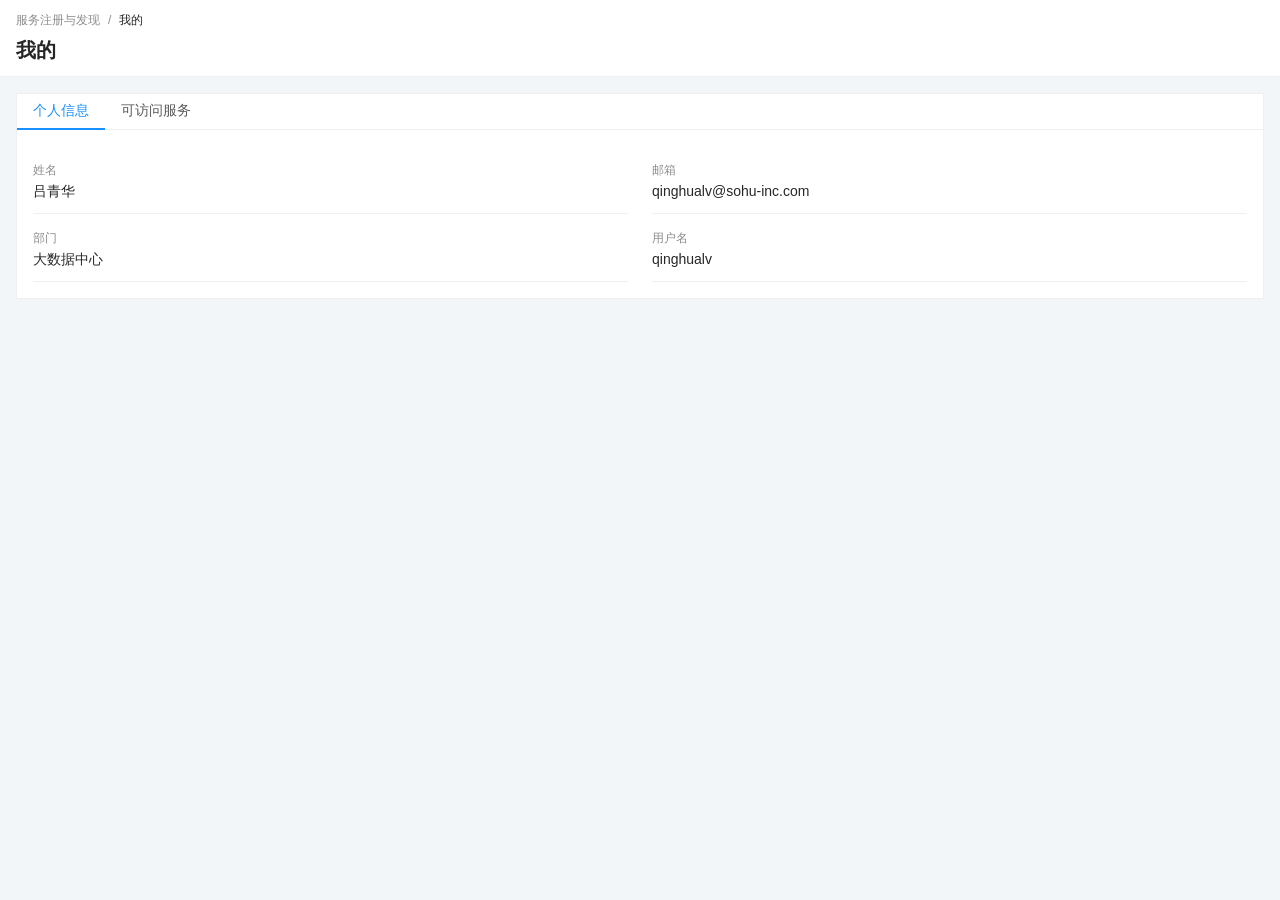
<file: prototype/page/profile/profile.html>
<!DOCTYPE html>
<html lang="zh-CN">
<head>
  <meta charset="UTF-8" />
  <meta name="viewport" content="width=device-width, initial-scale=1.0" />
  <title>我的 - 服务注册与发现</title>
  <link rel="stylesheet" href="../../css/base.css" />
  <style>
    .cred-row { display:flex; align-items:center; gap:8px; padding:10px 0; border-bottom:1px solid #f0f0f0; }
    .cred-label { width:90px; color:rgba(0,0,0,0.45); font-size:13px; flex-shrink:0; }
    .cred-val { font-family:monospace; font-size:13px; flex:1; word-break:break-all; }
    .copy-btn { padding:0 8px; height:24px; font-size:12px; cursor:pointer; border:1px solid #d9d9d9; background:#fff; color:#1890ff; white-space:nowrap; }
    .copy-btn:hover { border-color:#1890ff; }
    .pwd-dots { letter-spacing:2px; }
    .toggle-pwd { padding:0 8px; height:24px; font-size:12px; cursor:pointer; border:1px solid #d9d9d9; background:#fff; color:rgba(0,0,0,0.65); white-space:nowrap; }
    .config-section { margin-bottom:24px; }
    .config-section-title { font-size:14px; font-weight:500; margin-bottom:12px; padding-bottom:8px; border-bottom:1px solid #f0f0f0; }
  </style>
</head>
<body>
  <div class="toast-list"></div>
  <div id="confirm-overlay" class="confirm-overlay" style="display:none" onclick="if(event.target===this)closeConfirm()">
    <div class="confirm-box">
      <div class="confirm-title"><span>⚠️</span><span id="confirm-title">操作确认</span></div>
      <div class="confirm-content" id="confirm-content"></div>
      <div class="confirm-actions">
        <button class="btn btn-default" onclick="closeConfirm()">取消</button>
        <button class="btn btn-danger" onclick="confirmOk()">确定</button>
      </div>
    </div>
  </div>
<main class="main-content">
      <div class="page-header">
        <nav class="breadcrumb">
          <span>服务注册与发现</span><span class="sep">/</span><span class="current">我的</span>
        </nav>
        <div class="page-title-row">
          <h2 class="page-title">我的</h2>
        </div>
      </div>

      <div class="content-body">
        <div class="ant-card">
          <div class="tabs-nav" id="tabs-nav">
            <div class="tab-item active" data-tab="info">个人信息</div>
            <div class="tab-item" data-tab="credentials">可访问服务</div>
          </div>
          <div class="card-body">

            <!-- Tab: 个人信息 -->
            <div id="tab-info">
              <div class="desc-list">
                <div class="desc-item">
                  <div class="desc-label">姓名</div>
                  <div class="desc-value">吕青华</div>
                </div>
                <div class="desc-item">
                  <div class="desc-label">邮箱</div>
                  <div class="desc-value">qinghualv@sohu-inc.com</div>
                </div>
                <div class="desc-item">
                  <div class="desc-label">部门</div>
                  <div class="desc-value">大数据中心</div>
                </div>
                <div class="desc-item">
                  <div class="desc-label">用户名</div>
                  <div class="desc-value">qinghualv</div>
                </div>
              </div>
            </div>

            <!-- Tab: 可访问服务 -->
            <div id="tab-credentials" style="display:none">

              <div class="config-section">
                <div class="config-section-title">公共空间服务</div>
                <p style="color:rgba(0,0,0,0.45);font-size:13px;margin-bottom:12px">以下公共空间服务可直接访问。根据各服务的鉴权类型，提供相应凭证或配置信息。</p>
                <div style="display:flex;gap:8px;margin-bottom:12px">
                  <input id="profile-access-kw" class="ant-input" style="width:320px" placeholder="输入服务名称或代理地址搜索" onkeyup="if(event.key==='Enter'){profileAccessPage=1;renderProfileAccessTable()}" />
                  <button class="btn btn-default" onclick="profileAccessPage=1;renderProfileAccessTable()">查询</button>
                </div>
                <table class="ant-table" style="width:100%">
                  <thead><tr><th>服务名称</th><th>命名空间</th><th>代理地址</th><th>鉴权类型</th><th>操作</th></tr></thead>
                  <tbody id="profile-access-tbody"></tbody>
                </table>
                <div id="profile-access-footer"></div>
              </div>

              <div class="config-section">
                <div class="config-section-title">其他私有空间服务（需申请审批）</div>
                <div class="alert alert-info" style="margin-bottom:12px">
                  ℹ️ 访问其他私有命名空间下开启了鉴权的服务，需先提交访问申请，审批通过后方可使用专用凭证。未开启鉴权的服务无需申请。
                </div>
                <div style="display:flex;justify-content:flex-end;margin-bottom:12px">
                  <div style="display:flex;gap:8px;margin-right:auto">
                    <input id="profile-private-kw" class="ant-input" style="width:320px" placeholder="按服务名称搜索" onkeyup="if(event.key==='Enter'){profilePrivatePage=1;renderProfilePrivateTable()}" />
                    <button class="btn btn-default" onclick="profilePrivatePage=1;renderProfilePrivateTable()">查询</button>
                  </div>
                  <a class="btn btn-primary" href="../apply/apply-list.html">+ 申请访问其他服务</a>
                </div>
                <table class="ant-table" style="width:100%">
                  <thead><tr><th>服务名称</th><th>所属空间</th><th>代理地址</th><th>鉴权类型</th><th>申请状态</th><th>操作</th></tr></thead>
                  <tbody id="profile-private-tbody"></tbody>
                </table>
                <div id="profile-private-footer"></div>
              </div>

            </div>
          </div>
        </div>
      </div>
    </main>

<!-- 凭证/配置查看 Modal -->
<div id="cred-modal" class="modal-overlay" style="display:none" onclick="if(event.target===this)closeCredModal()">
  <div class="ant-modal" style="width:480px">
    <div class="modal-header">
      <span class="modal-title" id="cred-modal-title">访问凭证</span>
      <button class="modal-close" onclick="closeCredModal()">×</button>
    </div>
    <div class="modal-body" id="cred-modal-body"></div>
    <div class="modal-footer">
      <button class="btn btn-default" onclick="closeCredModal()">关闭</button>
    </div>
  </div>
</div>

<script src="../../js/common.js"></script>
<script>
const GLOBAL_USER = 'qinghualv';
const GLOBAL_PWD  = 'Qinghualv@2025!Srsd';

/* 公共空间 & 同命名空间可访问服务（模拟数据） */
const PUBLIC_ACCESS = [
  { id:'pa-1', name:'vip',              ns:'domeos-pub',     proxy:'vip-domeos-pub.domeos.sohucs.com',                auth:'none'    },
  { id:'pa-2', name:'schuro-cloud',     ns:'sohu-cs-public', proxy:'schuro-cloud-sohu-cs-public.domeos.sohucs.com',   auth:'none'    },
  { id:'pa-3', name:'nightingale-test', ns:'cloud-native',   proxy:'nightingale-test-cloud-native.domeos.sohucs.com', auth:'basic'   },
  { id:'pa-4', name:'argo',             ns:'cloud-native',   proxy:'argo-cloud-native.domeos.sohucs.com',             auth:'basic'   },
  { id:'pa-5', name:'nightingale-prod', ns:'cloud-native',   proxy:'nightingale-prod-cloud-native.domeos.sohucs.com', auth:'forward', forwardUrl:'http://panther-auth/verify'  },
  { id:'pa-6', name:'kubient',          ns:'cloud-native',   proxy:'kubient-cloud-native.domeos.sohucs.com',          auth:'forward', forwardUrl:'http://sso-service/auth'     },
];

/* 其他私有空间已申请服务（模拟数据） */
const PRIVATE_APPROVED = [
  { id:'pp-1', name:'apollo',      ns:'panther-backend', proxy:'apollo-panther-backend.domeos.sohucs.com',  auth:'forward', forwardUrl:'http://auth-service/verify', status:'已授权' },
  { id:'pp-2', name:'azure-cloud', ns:'panther-web',     proxy:'azure-cloud-panther-web.domeos.sohucs.com', auth:'basic',   privatePwd:'pX7mNq2kL4n',               status:'已授权' },
];

const AUTH_LABEL = { none:'无需鉴权', disabled:'无需鉴权', basic:'Basic Auth', forward:'Forward Auth' };
const AUTH_CLASS  = { none:'tag-default', disabled:'tag-default', basic:'tag-processing', forward:'tag-success' };
const ACCESS_PAGE_SIZE = 5;
let profileAccessPage = 1;
let profilePrivatePage = 1;

const tabKeys = ['info', 'credentials'];
let activeTab = 'info';

document.getElementById('tabs-nav').addEventListener('click', e => {
  const item = e.target.closest('[data-tab]');
  if (!item) return;
  activeTab = item.dataset.tab;
  document.querySelectorAll('#tabs-nav .tab-item').forEach(el => {
    el.classList.toggle('active', el.dataset.tab === activeTab);
  });
  tabKeys.forEach(k => {
    document.getElementById(`tab-${k}`).style.display = k === activeTab ? 'block' : 'none';
  });
  if (activeTab === 'credentials') { renderProfileAccessTable(); renderProfilePrivateTable(); }
});

function renderProfileAccessTable() {
  const kw = document.getElementById('profile-access-kw').value.trim().toLowerCase();
  const rows = PUBLIC_ACCESS.filter(s => !kw || s.name.toLowerCase().includes(kw) || s.proxy.toLowerCase().includes(kw));
  const totalPages = Math.max(1, Math.ceil(rows.length / ACCESS_PAGE_SIZE));
  profileAccessPage = Math.min(profileAccessPage, totalPages);
  const start = (profileAccessPage - 1) * ACCESS_PAGE_SIZE;
  const paged = rows.slice(start, start + ACCESS_PAGE_SIZE);
  const tbody = document.getElementById('profile-access-tbody');
  if (paged.length === 0) {
    tbody.innerHTML = '<tr><td colspan="5"><div class="empty-table">暂无可访问的服务</div></td></tr>';
  } else {
    tbody.innerHTML = paged.map(s => {
      const authLabel = AUTH_LABEL[s.auth] || s.auth;
      const authClass = AUTH_CLASS[s.auth]  || 'tag-default';
      let op = '<span style="color:rgba(0,0,0,0.25)">直接访问</span>';
      if (s.auth === 'basic')   op = `<button class="btn btn-link" onclick="viewPublicCred()">查看通用凭证</button>`;
      if (s.auth === 'forward') op = `<button class="btn btn-link" onclick="viewFwdConfig('${escHtml(s.name)}','${escHtml(s.forwardUrl||'')}')">查询鉴权配置</button>`;
      return `<tr>
        <td>${escHtml(s.name)}</td>
        <td>${escHtml(s.ns)}</td>
        <td style="max-width:200px;overflow:hidden;text-overflow:ellipsis;white-space:nowrap" title="${escHtml(s.proxy)}">${escHtml(s.proxy)}</td>
        <td><span class="tag ${authClass}">${escHtml(authLabel)}</span></td>
        <td>${op}</td>
      </tr>`;
    }).join('');
  }
  document.getElementById('profile-access-footer').innerHTML = renderPaginationHtml(profileAccessPage, totalPages, rows.length, 'goProfileAccessPage');
}

function goProfileAccessPage(page) {
  profileAccessPage = page;
  renderProfileAccessTable();
}

function renderProfilePrivateTable() {
  const kw = document.getElementById('profile-private-kw')?.value.trim().toLowerCase() || '';
  const rows = PRIVATE_APPROVED.filter(r => !kw || r.name.toLowerCase().includes(kw));
  const totalPages = Math.max(1, Math.ceil(rows.length / ACCESS_PAGE_SIZE));
  profilePrivatePage = Math.min(profilePrivatePage, totalPages);
  const start = (profilePrivatePage - 1) * ACCESS_PAGE_SIZE;
  const paged = rows.slice(start, start + ACCESS_PAGE_SIZE);
  const tbody = document.getElementById('profile-private-tbody');
  if (paged.length === 0) {
    tbody.innerHTML = '<tr><td colspan="6"><div class="empty-table">暂无已申请的跨空间服务</div></td></tr>';
  } else {
    tbody.innerHTML = paged.map(r => {
      const authLabel = AUTH_LABEL[r.auth] || r.auth;
      const authClass = AUTH_CLASS[r.auth]  || 'tag-default';
      let op = '';
      if (r.auth === 'basic')   op = `<button class="btn btn-link" onclick="viewPrivateCred('${escHtml(r.name)}','${escHtml(r.privatePwd||'')}')">查看专用凭证</button>`;
      if (r.auth === 'forward') op = `<button class="btn btn-link" onclick="viewFwdConfig('${escHtml(r.name)}','${escHtml(r.forwardUrl||'')}')">查看鉴权配置</button>`;
      return `<tr>
        <td>${escHtml(r.name)}</td>
        <td>${escHtml(r.ns)}</td>
        <td style="max-width:180px;overflow:hidden;text-overflow:ellipsis;white-space:nowrap">${escHtml(r.proxy)}</td>
        <td><span class="tag ${authClass}">${escHtml(authLabel)}</span></td>
        <td><span class="tag tag-success">${escHtml(r.status)}</span></td>
        <td>${op}</td>
      </tr>`;
    }).join('');
  }
  document.getElementById('profile-private-footer').innerHTML = renderPaginationHtml(profilePrivatePage, totalPages, rows.length, 'goProfilePrivatePage');
}

function goProfilePrivatePage(page) {
  profilePrivatePage = page;
  renderProfilePrivateTable();
}

function renderPaginationHtml(currentPage, totalPages, total, handlerName) {
  if (totalPages <= 1) {
    return `<div class="table-footer"><span class="pagination-total">共 ${total} 条</span></div>`;
  }
  let html = `<button class="page-btn" ${currentPage === 1 ? 'disabled' : ''} onclick="${handlerName}(${currentPage - 1})">‹</button>`;
  for (let p = 1; p <= totalPages; p++) {
    html += `<button class="page-btn ${p === currentPage ? 'active' : ''}" onclick="${handlerName}(${p})">${p}</button>`;
  }
  html += `<button class="page-btn" ${currentPage >= totalPages ? 'disabled' : ''} onclick="${handlerName}(${currentPage + 1})">›</button>`;
  return `<div class="table-footer"><span class="pagination-total">共 ${total} 条</span><div class="ant-pagination">${html}</div></div>`;
}

let credPwdVisible = false;

function viewPublicCred() {
  credPwdVisible = false;
  document.getElementById('cred-modal-title').textContent = '通用凭证';
  document.getElementById('cred-modal-body').innerHTML = `
    <div class="alert alert-info" style="margin-bottom:12px"><div><div>此为您的全局通用凭证，可用于访问所有公共空间或同命名空间下开启 Basic Auth 鉴权的服务。</div><div style="margin-top:6px">使用时将 User:Password 进行 Base64 编码，以 <code>Authorization: Basic 编码值</code> 格式加入请求头。</div></div></div>
    <div class="cred-row">
      <div class="cred-label">User</div>
      <div class="cred-val">${escHtml(GLOBAL_USER)}</div>
      <button class="copy-btn" onclick="copyText('${escHtml(GLOBAL_USER)}')">复制</button>
    </div>
    <div class="cred-row">
      <div class="cred-label">Password</div>
      <div class="cred-val" id="cred-pwd-val"><span class="pwd-dots">••••••••••••</span></div>
      <button class="toggle-pwd" id="cred-pwd-toggle" onclick="toggleCredPwd('${escHtml(GLOBAL_PWD)}')">显示</button>
      <button class="copy-btn" onclick="copyText('${escHtml(GLOBAL_PWD)}')">复制</button>
    </div>`;
  openModal(document.getElementById('cred-modal'));
}

function viewPrivateCred(name, pwd) {
  credPwdVisible = false;
  document.getElementById('cred-modal-title').textContent = `专用凭证 — ${name}`;
  document.getElementById('cred-modal-body').innerHTML = `
    <div class="alert alert-info" style="margin-bottom:12px"><div><div>此为跨空间访问的专用凭证，仅授权给您本人使用，请妥善保管。</div><div style="margin-top:6px">使用时将 User:Password 进行 Base64 编码，以 <code>Authorization: Basic 编码值</code> 格式加入请求头。</div></div></div>
    <div class="cred-row">
      <div class="cred-label">User</div>
      <div class="cred-val">${escHtml(GLOBAL_USER)}</div>
      <button class="copy-btn" onclick="copyText('${escHtml(GLOBAL_USER)}')">复制</button>
    </div>
    <div class="cred-row">
      <div class="cred-label">Password</div>
      <div class="cred-val" id="cred-pwd-val"><span class="pwd-dots">••••••••••••</span></div>
      <button class="toggle-pwd" id="cred-pwd-toggle" onclick="toggleCredPwd('${escHtml(pwd)}')">显示</button>
      <button class="copy-btn" onclick="copyText('${escHtml(pwd)}')">复制</button>
    </div>`;
  openModal(document.getElementById('cred-modal'));
}

function viewFwdConfig(name, forwardUrl) {
  document.getElementById('cred-modal-title').textContent = `鉴权配置 — ${name}`;
  document.getElementById('cred-modal-body').innerHTML = `
    <div class="cred-row"><div class="cred-label">鉴权类型</div><div class="cred-val">Forward Auth</div></div>
    <div class="cred-row" style="flex-direction:column;align-items:flex-start;gap:4px">
      <div class="cred-label" style="width:auto;font-weight:500">转发请求头</div>
      <div style="padding-left:4px;width:100%;color:rgba(0,0,0,0.25);font-size:13px">未配置</div>
    </div>
    <div class="cred-row" style="flex-direction:column;align-items:flex-start;gap:4px">
      <div class="cred-label" style="width:auto;font-weight:500">响应头回写</div>
      <div style="padding-left:4px;width:100%;color:rgba(0,0,0,0.25);font-size:13px">未配置</div>
    </div>`;
  openModal(document.getElementById('cred-modal'));
}

function toggleCredPwd(pwd) {
  credPwdVisible = !credPwdVisible;
  document.getElementById('cred-pwd-val').innerHTML = credPwdVisible
    ? `<span style="font-family:monospace">${escHtml(pwd)}</span>`
    : '<span class="pwd-dots">••••••••••••</span>';
  document.getElementById('cred-pwd-toggle').textContent = credPwdVisible ? '隐藏' : '显示';
}

function closeCredModal() { closeModal(document.getElementById('cred-modal')); credPwdVisible = false; }

function copyText(text) {
  navigator.clipboard.writeText(text).then(() => showToast('已复制到剪贴板'));
}
</script>
</body>
</html>
</file>
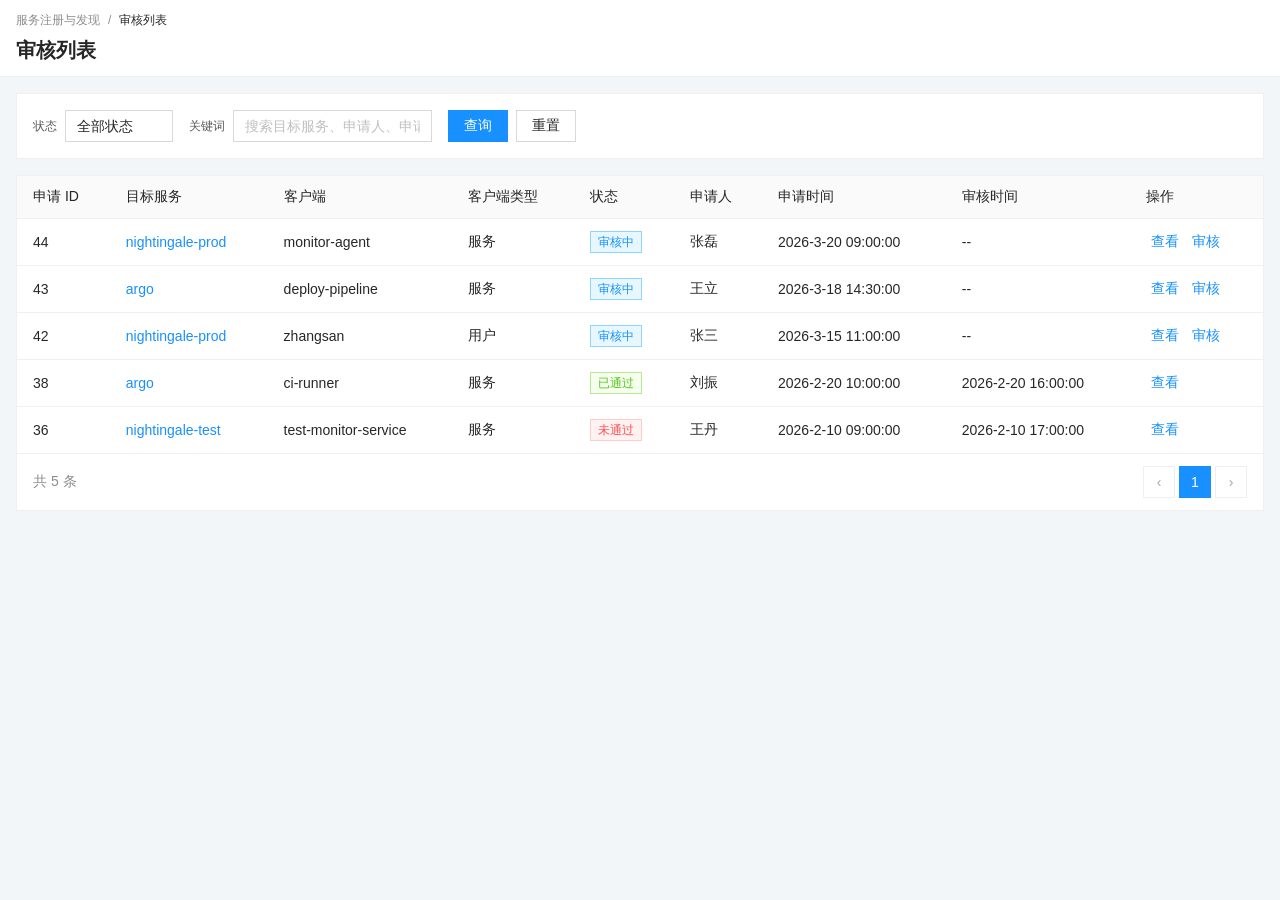
<file: prototype/page/review/review-list.html>
<!DOCTYPE html>
<html lang="zh-CN">
<head>
  <meta charset="UTF-8" />
  <meta name="viewport" content="width=device-width, initial-scale=1.0" />
  <title>审核管理 - 服务注册与发现</title>
  <link rel="stylesheet" href="../../css/base.css" />
</head>
<body>
  <div class="toast-list"></div>
  <div id="confirm-overlay" class="confirm-overlay" style="display:none" onclick="if(event.target===this)closeConfirm()">
    <div class="confirm-box">
      <div class="confirm-title"><span>⚠️</span><span id="confirm-title">操作确认</span></div>
      <div class="confirm-content" id="confirm-content"></div>
      <div class="confirm-actions">
        <button class="btn btn-default" onclick="closeConfirm()">取消</button>
        <button class="btn btn-danger" onclick="confirmOk()">确定</button>
      </div>
    </div>
  </div>
<main class="main-content">
      <div class="page-header">
        <nav class="breadcrumb">
          <span>服务注册与发现</span><span class="sep">/</span><span class="current">审核列表</span>
        </nav>
        <div class="page-title-row">
          <h2 class="page-title">审核列表</h2>
        </div>
      </div>

      <div class="content-body">
        <div class="search-bar">
          <div class="search-item">
            <label>状态</label>
            <select id="search-status" class="ant-select">
              <option value="">全部状态</option>
              <option value="approved">已通过</option>
              <option value="rejected">未通过</option>
              <option value="pending">审核中</option>
            </select>
          </div>
          <div class="search-item">
            <label>关键词</label>
            <input id="search-kw" class="ant-input" placeholder="搜索目标服务、申请人、申请理由" onkeyup="if(event.key==='Enter')handleSearch()" />
          </div>
          <div class="search-actions">
            <button class="btn btn-primary" onclick="handleSearch()">查询</button>
            <button class="btn btn-default" onclick="handleReset()">重置</button>
          </div>
        </div>

        <div class="ant-card">
          <table class="ant-table" style="width:100%">
            <thead>
              <tr>
                <th>申请 ID</th>
                <th>目标服务</th>
                <th>客户端</th>
                <th>客户端类型</th>
                <th>状态</th>
                <th>申请人</th>
                <th>申请时间</th>
                <th>审核时间</th>
                <th>操作</th>
              </tr>
            </thead>
            <tbody id="table-body"></tbody>
          </table>
          <div class="table-footer">
            <span id="page-total" class="pagination-total"></span>
            <div id="pagination" class="ant-pagination"></div>
          </div>
        </div>
      </div>
    </main>
  </div>

  <!-- 审核操作 Modal -->
  <div id="review-modal" class="modal-overlay" style="display:none" onclick="if(event.target===this)closeReviewModal()">
    <div class="ant-modal" style="width:560px">
      <div class="modal-header">
        <span class="modal-title">审核申请</span>
        <button class="modal-close" onclick="closeReviewModal()">×</button>
      </div>
      <div class="modal-body">
        <div id="review-info" class="desc-list" style="margin-bottom:16px"></div>
        <hr class="divider" />
        <div class="form-item">
          <label class="form-label">审核备注</label>
          <div class="form-control">
            <textarea id="form-review-note" class="ant-input" rows="3" placeholder="可填写通过或拒绝的理由（选填）"></textarea>
          </div>
        </div>
      </div>
      <div class="modal-footer">
        <button class="btn btn-default" onclick="closeReviewModal()">取消</button>
        <button class="btn btn-danger"  onclick="submitReview('rejected')">拒绝</button>
        <button class="btn btn-primary" onclick="submitReview('approved')">通过</button>
      </div>
    </div>
  </div>

  <!-- 查看详情 Modal -->
  <div id="view-modal" class="modal-overlay" style="display:none" onclick="if(event.target===this)closeViewModal()">
    <div class="ant-modal" style="width:560px">
      <div class="modal-header">
        <span class="modal-title">申请详情</span>
        <button class="modal-close" onclick="closeViewModal()">×</button>
      </div>
      <div class="modal-body">
        <div id="view-desc-list" class="desc-list"></div>
      </div>
      <div class="modal-footer">
        <button class="btn btn-default" onclick="closeViewModal()">关闭</button>
      </div>
    </div>

<script src="../../data/reviews.js"></script>
<script src="../../js/common.js"></script>
<script>
const PAGE_SIZE = 10;
let currentPage = 1;
let activeFilter = { status: '', kw: '' };
let reviewingId = null;


const { load, save } = useStorage('srsd_reviews', SEED_REVIEWS);
let list = load();

const STATUS_MAP = {
  approved: { label: '已通过', cls: 'tag-success' },
  rejected: { label: '未通过', cls: 'tag-error' },
  pending:  { label: '审核中', cls: 'tag-processing' },
};
const CLIENT_TYPE_MAP = { service: '服务', user: '用户' };

function getFilteredList() {
  return list.filter(item => {
    const statusOk = !activeFilter.status || item.status === activeFilter.status;
    const kwOk     = !activeFilter.kw     || item.target.includes(activeFilter.kw) || item.applicant.includes(activeFilter.kw) || item.reason.includes(activeFilter.kw);
    return statusOk && kwOk;
  });
}

function renderTable() {
  const filtered = getFilteredList();
  const paged = filtered.slice((currentPage - 1) * PAGE_SIZE, currentPage * PAGE_SIZE);
  const tbody = document.getElementById('table-body');
  document.getElementById('page-total').textContent = `共 ${filtered.length} 条`;

  if (paged.length === 0) {
    tbody.innerHTML = '<tr><td colspan="9"><div class="empty-table">暂无数据</div></td></tr>';
    renderPagination(0);
    return;
  }
  tbody.innerHTML = paged.map(row => `
    <tr>
      <td>${escHtml(String(row.seqId))}</td>
      <td><a href="#">${escHtml(row.target)}</a></td>
      <td>${escHtml(row.client)}</td>
      <td>${escHtml(CLIENT_TYPE_MAP[row.clientType] || row.clientType)}</td>
      <td><span class="tag ${STATUS_MAP[row.status]?.cls || 'tag-default'}">${STATUS_MAP[row.status]?.label || row.status}</span></td>
      <td>${escHtml(row.applicant)}</td>
      <td>${escHtml(formatTime(row.appliedAt))}</td>
      <td>${row.reviewedAt ? escHtml(formatTime(row.reviewedAt)) : '--'}</td>
      <td>
        <button class="btn btn-link" data-action="view"   data-id="${escHtml(row.id)}">查看</button>
        ${row.status === 'pending' ? `<button class="btn btn-link" data-action="review" data-id="${escHtml(row.id)}">审核</button>` : ''}
      </td>
    </tr>
  `).join('');
  renderPagination(filtered.length);
}

function renderPagination(total) {
  const totalPages = Math.max(1, Math.ceil(total / PAGE_SIZE));
  let html = `<button class="page-btn" ${currentPage === 1 ? 'disabled' : ''} data-page="${currentPage - 1}">‹</button>`;
  for (let p = 1; p <= totalPages; p++) {
    html += `<button class="page-btn ${p === currentPage ? 'active' : ''}" data-page="${p}">${p}</button>`;
  }
  html += `<button class="page-btn" ${currentPage >= totalPages ? 'disabled' : ''} data-page="${currentPage + 1}">›</button>`;
  document.getElementById('pagination').innerHTML = html;
}

document.getElementById('table-body').addEventListener('click', e => {
  const btn = e.target.closest('[data-action]');
  if (!btn) return;
  const id = btn.dataset.id;
  if (btn.dataset.action === 'view')   openViewModal(id);
  if (btn.dataset.action === 'review') openReviewModal(id);
});

document.getElementById('pagination').addEventListener('click', e => {
  const btn = e.target.closest('[data-page]');
  if (!btn || btn.disabled) return;
  const totalPages = Math.max(1, Math.ceil(getFilteredList().length / PAGE_SIZE));
  const p = Number(btn.dataset.page);
  if (p >= 1 && p <= totalPages) { currentPage = p; renderTable(); }
});

function handleSearch() {
  activeFilter.status = document.getElementById('search-status').value;
  activeFilter.kw     = document.getElementById('search-kw').value.trim();
  currentPage = 1;
  renderTable();
}

function handleReset() {
  document.getElementById('search-status').value = '';
  document.getElementById('search-kw').value     = '';
  activeFilter = { status: '', kw: '' };
  currentPage  = 1;
  renderTable();
}

function openReviewModal(id) {
  const row = list.find(r => r.id === id);
  if (!row) return;
  reviewingId = id;
  document.getElementById('review-info').innerHTML = [
    { label: '申请 ID',  value: String(row.seqId) },
    { label: '目标服务', value: row.target },
    { label: '客户端',   value: row.client },
    { label: '申请人',   value: row.applicant },
    { label: '申请理由', value: row.reason },
    { label: '申请时间', value: formatTime(row.appliedAt) },
  ].map(r => `
    <div class="desc-item">
      <div class="desc-label">${escHtml(r.label)}</div>
      <div class="desc-value">${escHtml(r.value)}</div>
    </div>
  `).join('');
  document.getElementById('form-review-note').value = '';
  openModal(document.getElementById('review-modal'));
}

function closeReviewModal() { closeModal(document.getElementById('review-modal')); reviewingId = null; }

function submitReview(decision) {
  if (!reviewingId) return;
  const row = list.find(r => r.id === reviewingId);
  if (row) { row.status = decision; row.reviewedAt = now(); }
  save(list);
  closeReviewModal();
  renderTable();
  showToast(decision === 'approved' ? '已通过该申请' : '已拒绝该申请', decision === 'approved' ? '✅' : '❌');
}

function openViewModal(id) {
  const row = list.find(r => r.id === id);
  if (!row) return;
  document.getElementById('view-desc-list').innerHTML = [
    { label: '申请 ID',    value: String(row.seqId) },
    { label: '目标服务',   value: row.target },
    { label: '客户端',     value: row.client },
    { label: '客户端类型', value: CLIENT_TYPE_MAP[row.clientType] || row.clientType },
    { label: '状态',       value: STATUS_MAP[row.status]?.label || row.status },
    { label: '申请人',     value: row.applicant },
    { label: '申请理由',   value: row.reason },
    { label: '申请时间',   value: formatTime(row.appliedAt) },
    { label: '审核时间',   value: row.reviewedAt ? formatTime(row.reviewedAt) : '--' },
  ].map(r => `
    <div class="desc-item">
      <div class="desc-label">${escHtml(r.label)}</div>
      <div class="desc-value">${escHtml(r.value)}</div>
    </div>
  `).join('');
  openModal(document.getElementById('view-modal'));
}

function closeViewModal() { closeModal(document.getElementById('view-modal')); }

renderTable();
</script>
</body>
</html>
</file>
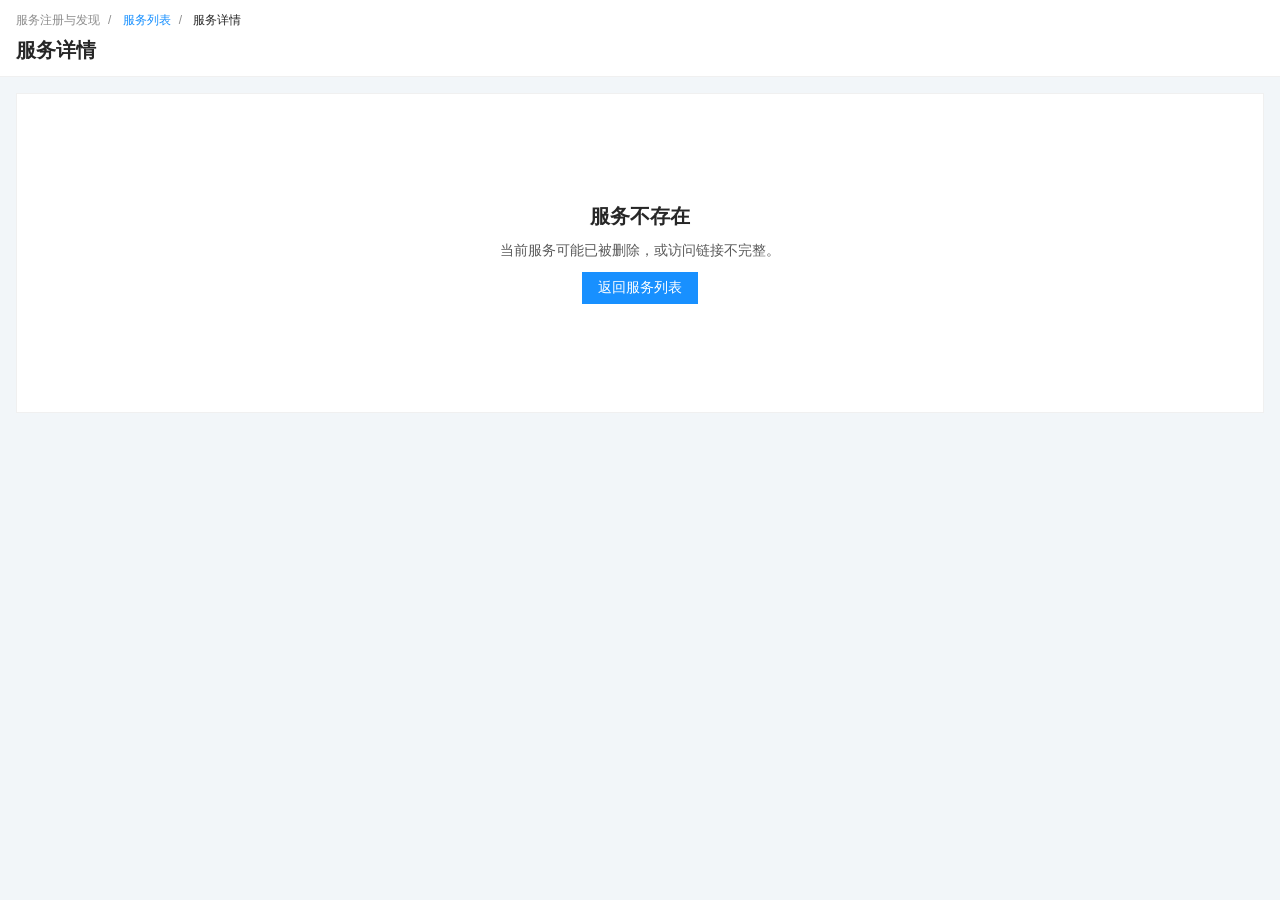
<file: prototype/page/service/service-detail.html>
<!DOCTYPE html>
<html lang="zh-CN">
<head>
  <meta charset="UTF-8" />
  <meta name="viewport" content="width=device-width, initial-scale=1.0" />
  <title>服务详情 - 服务注册与发现</title>
  <link rel="stylesheet" href="../../css/base.css" />
  <style>
    .cred-row { display:flex; align-items:center; gap:8px; padding:10px 0; border-bottom:1px solid #f0f0f0; }
    .cred-label { width:90px; color:rgba(0,0,0,0.45); font-size:13px; flex-shrink:0; }
    .cred-val { font-family:monospace; font-size:13px; flex:1; word-break:break-all; }
    .copy-btn, .toggle-pwd { padding:0 10px; height:24px; font-size:12px; cursor:pointer; border:1px solid #d9d9d9; background:#fff; border-radius:2px; }
    .copy-btn { color:#1890ff; } .copy-btn:hover { border-color:#1890ff; }
    .toggle-pwd { color:rgba(0,0,0,0.65); } .toggle-pwd:hover { border-color:#1890ff; }
    .pwd-dots { letter-spacing:2px; }
    .switch { position:relative; display:inline-block; width:44px; height:22px; }
    .switch input { opacity:0; width:0; height:0; }
    .switch-slider { position:absolute; cursor:pointer; inset:0; background:#d9d9d9; transition:.3s; border-radius:11px; }
    .switch-slider:before { position:absolute; content:""; height:16px; width:16px; left:3px; bottom:3px; background:#fff; transition:.3s; border-radius:50%; }
    .switch input:checked + .switch-slider { background:#1890ff; }
    .switch input:checked + .switch-slider:before { transform:translateX(22px); }
    .switch-wrap { display:flex; align-items:center; gap:8px; }
    .monitor-toolbar { display:flex; align-items:center; gap:12px; margin-bottom:16px; flex-wrap:wrap; }
    .metric-cards { display:grid; grid-template-columns:repeat(3,1fr); gap:16px; margin-top:16px; }
    .metric-card { background:#fff; border:1px solid #f0f0f0; padding:16px; }
    .metric-card .label { font-size:12px; color:rgba(0,0,0,0.45); }
    .metric-card .value { font-size:22px; font-weight:600; margin-top:4px; }
    .metric-card .unit { font-size:12px; color:rgba(0,0,0,0.45); margin-left:4px; }
    .config-section { margin-bottom:24px; }
    .config-section-title { font-size:14px; font-weight:500; margin-bottom:12px; padding-bottom:8px; border-bottom:1px solid #f0f0f0; }
    .setting-row { display:flex; align-items:flex-start; padding:10px 0; border-bottom:1px solid #f5f5f5; }
    .setting-label { width:200px; color:rgba(0,0,0,0.65); font-size:13px; padding-top:4px; flex-shrink:0; white-space:nowrap; }
    .setting-value { flex:1; color:rgba(0,0,0,0.85); font-size:13px; }
    .alias-tag { display:inline-flex; align-items:center; gap:4px; padding:2px 8px; background:#f5f5f5; border:1px solid #d9d9d9; font-size:12px; margin:2px; border-radius:2px; }
    .alias-tag .del { cursor:pointer; color:rgba(0,0,0,0.45); } .alias-tag .del:hover { color:#ff4d4f; }
    .oplog-badge { display:inline-block; padding:1px 6px; font-size:11px; border-radius:2px; }
    .oplog-create  { background:#e6f7ff; color:#1890ff; }
    .oplog-update  { background:#fff7e6; color:#fa8c16; }
    .oplog-delete  { background:#fff2f0; color:#ff4d4f; }
    .oplog-approve { background:#f6ffed; color:#52c41a; }
    .desc-list-2col { display:grid; grid-template-columns:repeat(2,1fr); gap:16px 24px; }
    @media (max-width:900px) { .desc-list-2col { grid-template-columns:1fr; } }
    /* 暂不支持虚线框 */
    .unsupported-block { border:2px dashed #d9d9d9; padding:16px; position:relative; margin-bottom:16px; }
    .unsupported-label { position:absolute; top:-10px; left:12px; background:#fff; padding:0 8px; font-size:11px; color:rgba(0,0,0,0.35); letter-spacing:1px; border:1px solid #d9d9d9; }
    /* 子分区标题 */
    .sub-section-title { font-size:13px; font-weight:500; color:rgba(0,0,0,0.65); margin-bottom:8px; padding-left:8px; border-left:3px solid #1890ff; }
    /* 保护规则块 */
    .protection-block { background:#fafafa; border:1px solid #f0f0f0; padding:16px; margin-bottom:12px; border-radius:2px; }
    .cfg-readonly { pointer-events:none; opacity:0.72; user-select:none; }
  </style>
</head>
<body>
<div class="toast-list"></div>
<div id="confirm-overlay" class="confirm-overlay" style="display:none" onclick="if(event.target===this)closeConfirm()">
  <div class="confirm-box">
    <div class="confirm-title"><span>⚠️</span><span id="confirm-title">操作确认</span></div>
    <div class="confirm-content" id="confirm-content"></div>
    <div class="confirm-actions">
      <button class="btn btn-default" onclick="closeConfirm()">取消</button>
      <button class="btn btn-danger" onclick="confirmOk()">确定</button>
    </div>
  </div>
</div>

<main class="main-content">
  <div class="page-header">
    <nav class="breadcrumb">
      <span>服务注册与发现</span><span class="sep">/</span>
      <a href="service-list.html">服务列表</a><span class="sep">/</span>
      <span id="bc-svcname" class="current">服务详情</span>
    </nav>
    <div class="page-title-row">
      <h2 class="page-title" id="page-svcname">服务详情</h2>
    </div>
  </div>

  <div id="not-found" class="content-body" style="display:none">
    <div class="result-state">
      <div class="result-title">服务不存在</div>
      <div class="result-desc">当前服务可能已被删除，或访问链接不完整。</div>
      <a class="btn btn-primary" href="service-list.html">返回服务列表</a>
    </div>
  </div>

  <div id="detail-content" class="content-body" style="display:none">
    <div class="ant-card">
      <div class="tabs-nav" id="tabs-nav"></div>
      <div class="card-body">

        <!-- Tab: 基本信息 -->
        <div id="tab-info">
          <div style="display:flex;justify-content:flex-end;margin-bottom:16px">
            <button class="btn btn-primary" onclick="openInfoEditModal()">编辑基本信息</button>
          </div>
          <div id="svc-info-body" class="desc-list-2col"></div>
        </div>

        <!-- Tab: 实例列表 -->
        <div id="tab-instances" style="display:none">
          <div class="alert alert-info" style="margin-bottom:16px">
            ℹ️ 通过代理地址访问服务时，流量将按负载均衡策略分配到各健康实例
          </div>
          <div style="display:flex;justify-content:space-between;align-items:center;margin-bottom:12px">
            <div style="display:flex;gap:8px">
              <select id="inst-search-status" class="ant-select" style="width:160px">
                <option value="">全部健康状态</option>
                <option value="healthy">健康</option>
                <option value="unhealthy">不健康</option>
              </select>
              <input id="inst-search-kw" class="ant-input" style="width:220px" placeholder="搜索实例地址、实例ID" onkeyup="if(event.key==='Enter')renderInstTable()" />
              <button class="btn btn-default" onclick="renderInstTable()">查询</button>
            </div>
            <button class="btn btn-primary" onclick="openAddInstModal()">+ 新增实例</button>
          </div>
          <table class="ant-table" style="width:100%">
            <thead><tr><th>实例ID</th><th>实例地址</th><th>端口</th><th>所在机房</th><th>健康状态</th><th>操作</th></tr></thead>
            <tbody id="inst-table-body"></tbody>
          </table>
        </div>

        <!-- Tab: 已授权客户端 -->
        <div id="tab-clients" style="display:none">
          <div id="clients-forward-hint" class="alert alert-warning" style="display:none;margin-bottom:16px">
            ⚠️ Forward Auth 鉴权不支持在此处回收权限，如需撤销访问，请联系管理员在鉴权服务侧操作
          </div>
          <div style="display:flex;justify-content:space-between;align-items:center;margin-bottom:12px">
            <input id="client-search-kw" class="ant-input" style="width:240px" placeholder="搜索客户端名称" onkeyup="if(event.key==='Enter')renderClientsTable()" />
            <button class="btn btn-default" onclick="renderClientsTable()">查询</button>
          </div>
          <table class="ant-table" style="width:100%">
            <thead><tr><th>客户端名称</th><th>客户端类型</th><th>所属空间</th><th>授权时间</th><th id="client-op-th">操作</th></tr></thead>
            <tbody id="clients-table-body"></tbody>
          </table>
        </div>

        <!-- Tab: 访问其他服务 -->
        <div id="tab-access" style="display:none">
          <div class="config-section">
            <div class="config-section-title">公共空间服务 &amp; 同命名空间服务</div>
            <p style="color:rgba(0,0,0,0.45);font-size:13px;margin-bottom:12px">
              以下服务可直接访问。根据各服务的鉴权类型，提供相应凭证或配置信息。
            </p>
            <div style="display:flex;gap:8px;margin-bottom:12px">
              <input id="access-search-kw" class="ant-input" style="width:320px" placeholder="按服务名称搜索" onkeyup="if(event.key==='Enter'){accessPage1=1;renderAccessTable()}" />
              <button class="btn btn-default" onclick="accessPage1=1;renderAccessTable()">查询</button>
            </div>
            <table class="ant-table" style="width:100%">
              <thead><tr><th>服务名称</th><th>命名空间</th><th>代理地址</th><th>鉴权类型</th><th>操作</th></tr></thead>
              <tbody id="access-accessible-body"></tbody>
            </table>
            <div id="access-accessible-footer"></div>
          </div>
          <div class="config-section">
            <div class="config-section-title">其他私有空间服务（需申请审批）</div>
            <div class="alert alert-info" style="margin-bottom:12px">
              访问其他私有命名空间下的鉴权服务，需先提交访问申请，审批通过后方可使用专用凭证。未开启鉴权的服务无需申请。
            </div>
            <div style="display:flex;justify-content:space-between;align-items:center;margin-bottom:12px">
              <div style="display:flex;gap:8px">
                <input id="access-private-kw" class="ant-input" style="width:320px" placeholder="按服务名称搜索" onkeyup="if(event.key==='Enter'){accessPage2=1;renderAccessPrivateList()}" />
                <button class="btn btn-default" onclick="accessPage2=1;renderAccessPrivateList()">查询</button>
              </div>
              <a class="btn btn-primary" href="../apply/apply-list.html">+ 申请访问其他服务</a>
            </div>
            <table class="ant-table" style="width:100%">
              <thead><tr><th>服务名称</th><th>所属空间</th><th>代理地址</th><th>鉴权类型</th><th>申请状态</th><th>操作</th></tr></thead>
              <tbody id="access-private-body"></tbody>
            </table>
            <div id="access-private-footer"></div>
          </div>
        </div>

        <!-- Tab: 安全配置 -->
        <div id="tab-security" style="display:none">
          <!-- 鉴权配置 -->
          <div class="config-section">
            <div style="display:flex;justify-content:flex-end;margin-bottom:16px">
              <button id="edit-btn-auth" class="btn btn-primary" onclick="enterEditMode('auth')">编辑鉴权配置</button>
              <div id="auth-edit-actions" style="display:none;gap:8px;align-items:center">
                <button class="btn btn-default" onclick="cancelEditMode('auth')">取消</button>
                <button class="btn btn-primary" onclick="saveAuthConfig()">保存</button>
              </div>
            </div>
            <div id="auth-display">
              <div class="config-section-title">鉴权设置</div>
              <div class="setting-row">
                <div class="setting-label">鉴权状态</div>
                <div class="setting-value" id="sec-auth-display">
                  <!-- 鉴权状态将在JS中动态生成 -->
                </div>
              </div>
              <div id="sec-auth-config-display" style="display:none">
                <div class="setting-row">
                  <div class="setting-label">鉴权类型</div>
                  <div class="setting-value" id="sec-auth-type-display"></div>
                </div>
                <div id="sec-forward-fields-display" style="display:none">
                  <div class="setting-row">
                    <div class="setting-label">鉴权服务地址</div>
                    <div class="setting-value" id="sec-forward-url-display"></div>
                  </div>
                  <div class="setting-row">
                    <div class="setting-label">请求方法</div>
                    <div class="setting-value" id="sec-forward-method-display"></div>
                  </div>
                  <div class="setting-row">
                    <div class="setting-label">转发请求头</div>
                    <div class="setting-value" id="sec-forward-req-headers-display"></div>
                  </div>
                  <div class="setting-row">
                    <div class="setting-label">响应头回写</div>
                    <div class="setting-value" id="sec-forward-res-headers-display"></div>
                  </div>
                </div>
              </div>
            </div>
            <div id="auth-edit" style="display:none">
              <div class="config-section-title">鉴权设置</div>
              <div class="setting-row">
                <div class="setting-label">鉴权状态</div>
                <div class="setting-value">
                  <div class="switch-wrap">
                    <label class="switch"><input type="checkbox" id="sec-auth-enable" onchange="handleAuthToggle()" /><span class="switch-slider"></span></label>
                    <span id="sec-auth-label">已关闭</span>
                  </div>
                </div>
              </div>
              <div id="sec-auth-config" style="display:none">
                <div class="setting-row">
                  <div class="setting-label">鉴权类型</div>
                  <div class="setting-value">
                    <div style="display:flex;gap:20px">
                      <label style="display:flex;align-items:center;gap:6px;cursor:pointer">
                        <input type="radio" name="sec-auth-type" value="basic" onchange="handleAuthTypeChange()" /> Basic Auth
                      </label>
                      <label style="display:flex;align-items:center;gap:6px;cursor:pointer">
                        <input type="radio" name="sec-auth-type" value="forward" onchange="handleAuthTypeChange()" /> Forward Auth
                      </label>
                    </div>
                  </div>
                </div>
                <div id="sec-forward-fields" style="display:none">
                  <div class="setting-row">
                    <div class="setting-label">鉴权服务地址 <span style="color:#ff4d4f">*</span></div>
                    <div class="setting-value">
                      <input id="sec-forward-url" class="ant-input" style="max-width:420px" placeholder="http://your-auth-service/verify" />
                      <div class="form-hint">代理网关收到请求后转发到此地址进行鉴权，鉴权通过则放行</div>
                    </div>
                  </div>
                  <div class="setting-row">
                    <div class="setting-label">请求方法</div>
                    <div class="setting-value">
                      <select id="sec-forward-method" class="ant-select" style="width:120px">
                        <option value="GET">GET</option>
                        <option value="POST">POST</option>
                        <option value="HEAD">HEAD</option>
                      </select>
                    </div>
                  </div>
                  <div class="setting-row">
                    <div class="setting-label">转发请求头</div>
                    <div class="setting-value">
                      <div class="form-hint" style="margin-top:0;margin-bottom:8px">转发鉴权请求时携带的原始请求头，填写字段名和字段说明，可添加多组</div>
                      <div id="sec-forward-req-headers" style="margin-bottom:8px"></div>
                      <div style="display:flex;gap:8px;align-items:center">
                        <input id="sec-fwd-req-field" class="ant-input" style="width:160px" placeholder="字段名，如 Cookie" />
                        <input id="sec-fwd-req-desc" class="ant-input" style="width:200px" placeholder="字段说明，如 登录凭证" />
                        <button class="btn btn-default btn-sm" onclick="addFwdReqHeader()">+ 添加</button>
                      </div>
                    </div>
                  </div>
                  <div class="setting-row">
                    <div class="setting-label">响应头回写</div>
                    <div class="setting-value">
                      <div class="form-hint" style="margin-top:0;margin-bottom:8px">鉴权成功后将鉴权响应中的指定头回写到原始请求，填写字段名和字段说明，可添加多组</div>
                      <div id="sec-forward-res-headers" style="margin-bottom:8px"></div>
                      <div style="display:flex;gap:8px;align-items:center">
                        <input id="sec-fwd-res-field" class="ant-input" style="width:160px" placeholder="字段名，如 X-Auth-User" />
                        <input id="sec-fwd-res-desc" class="ant-input" style="width:200px" placeholder="字段说明，如 用户ID" />
                        <button class="btn btn-default btn-sm" onclick="addFwdResHeader()">+ 添加</button>
                      </div>
                    </div>
                  </div>
                </div>
              </div>
            </div>
          </div>

          <!-- 服务保护规则 -->
          <div class="config-section">
            <div style="display:flex;justify-content:flex-end;margin-bottom:16px">
              <button id="edit-btn-protection" class="btn btn-primary" onclick="enterEditMode('protection')">编辑服务保护规则</button>
              <div id="protection-edit-actions" style="display:none;gap:8px;align-items:center">
                <button class="btn btn-default" onclick="cancelEditMode('protection')">取消</button>
                <button class="btn btn-primary" onclick="saveProtectionConfig()">保存</button>
              </div>
            </div>
            <div id="protection-display">
              <div class="config-section-title">服务保护规则</div>
              <div class="protection-block">
                <div class="sub-section-title">IP 访问控制（对应 APISIX ip-restriction 插件）</div>
                <div class="setting-row" style="border:none;padding:4px 0">
                  <div class="setting-label">启用</div>
                  <div class="setting-value" id="sec-ip-ctrl-enable-display"></div>
                </div>
                <div id="sec-ip-ctrl-config-display" style="display:none">
                  <div class="setting-row" style="border:none;padding:4px 0">
                    <div class="setting-label">白名单</div>
                    <div class="setting-value" id="sec-ip-whitelist-display"></div>
                  </div>
                  <div class="setting-row" style="border:none;padding:4px 0">
                    <div class="setting-label">黑名单</div>
                    <div class="setting-value" id="sec-ip-blacklist-display"></div>
                  </div>
                  <div class="setting-row" style="border:none;padding:4px 0">
                    <div class="setting-label">拒绝提示语</div>
                    <div class="setting-value" id="sec-ip-message-display"></div>
                  </div>
                  <div class="setting-row" style="border:none;padding:4px 0">
                    <div class="setting-label">拒绝状态码</div>
                    <div class="setting-value" id="sec-ip-response-code-display"></div>
                  </div>
                </div>
              </div>
              <div class="protection-block">
                <div class="sub-section-title">Referer 访问限制（对应 APISIX referer-restriction 插件）</div>
                <div class="setting-row" style="border:none;padding:4px 0">
                  <div class="setting-label">启用</div>
                  <div class="setting-value" id="sec-referer-enable-display"></div>
                </div>
                <div id="sec-referer-config-display" style="display:none">
                  <div class="setting-row" style="border:none;padding:4px 0">
                    <div class="setting-label">白名单</div>
                    <div class="setting-value" id="sec-referer-whitelist-display"></div>
                  </div>
                  <div class="setting-row" style="border:none;padding:4px 0">
                    <div class="setting-label">黑名单</div>
                    <div class="setting-value" id="sec-referer-blacklist-display"></div>
                  </div>
                  <div class="setting-row" style="border:none;padding:4px 0">
                    <div class="setting-label">拒绝提示语</div>
                    <div class="setting-value" id="sec-referer-message-display"></div>
                  </div>
                  <div class="setting-row" style="border:none;padding:4px 0">
                    <div class="setting-label">允许无 Referer 请求</div>
                    <div class="setting-value" id="sec-referer-bypass-missing-display"></div>
                  </div>
                </div>
              </div>
              <div class="protection-block">
                <div class="sub-section-title">User-Agent 限制（对应 APISIX ua-restriction 插件）</div>
                <div class="setting-row" style="border:none;padding:4px 0">
                  <div class="setting-label">启用</div>
                  <div class="setting-value" id="sec-ua-enable-display"></div>
                </div>
                <div id="sec-ua-config-display" style="display:none">
                  <div class="setting-row" style="border:none;padding:4px 0">
                    <div class="setting-label">UA 白名单</div>
                    <div class="setting-value" id="sec-ua-whitelist-display"></div>
                  </div>
                  <div class="setting-row" style="border:none;padding:4px 0">
                    <div class="setting-label">UA 黑名单</div>
                    <div class="setting-value" id="sec-ua-blacklist-display"></div>
                  </div>
                  <div class="setting-row" style="border:none;padding:4px 0">
                    <div class="setting-label">允许无 UA 请求</div>
                    <div class="setting-value" id="sec-ua-bypass-missing-display"></div>
                  </div>
                  <div class="setting-row" style="border:none;padding:4px 0">
                    <div class="setting-label">拒绝提示语</div>
                    <div class="setting-value" id="sec-ua-message-display"></div>
                  </div>
                </div>
              </div>
              <div class="protection-block">
                <div class="sub-section-title">URI 阻断（对应 APISIX uri-blocker 插件）</div>
                <div class="setting-row" style="border:none;padding:4px 0">
                  <div class="setting-label">启用</div>
                  <div class="setting-value" id="sec-uri-blocker-enable-display"></div>
                </div>
                <div id="sec-uri-blocker-config-display" style="display:none">
                  <div class="setting-row" style="border:none;padding:4px 0">
                    <div class="setting-label">阻断 URI 规则</div>
                    <div class="setting-value" id="sec-uri-block-rules-display"></div>
                  </div>
                  <div class="setting-row" style="border:none;padding:4px 0">
                    <div class="setting-label">拒绝状态码</div>
                    <div class="setting-value" id="sec-uri-reject-code-display"></div>
                  </div>
                  <div class="setting-row" style="border:none;padding:4px 0">
                    <div class="setting-label">拒绝响应体</div>
                    <div class="setting-value" id="sec-uri-rejected-msg-display"></div>
                  </div>
                  <div class="setting-row" style="border:none;padding:4px 0">
                    <div class="setting-label">大小写不敏感</div>
                    <div class="setting-value" id="sec-uri-case-insensitive-display"></div>
                  </div>
                </div>
              </div>
              <div class="protection-block">
                <div class="sub-section-title">请求体大小限制（对应 APISIX client-control 插件）</div>
                <div class="setting-row" style="border:none;padding:4px 0">
                  <div class="setting-label">启用</div>
                  <div class="setting-value" id="sec-req-size-enable-display"></div>
                </div>
                <div id="sec-req-size-config-display" style="display:none">
                  <div class="setting-row" style="border:none;padding:4px 0">
                    <div class="setting-label">最大请求体</div>
                    <div class="setting-value" id="sec-req-size-limit-display"></div>
                  </div>
                </div>
              </div>
              <div class="protection-block">
                <div class="sub-section-title">CORS 跨域配置（对应 APISIX cors 插件）</div>
                <div class="setting-row" style="border:none;padding:4px 0">
                  <div class="setting-label">启用</div>
                  <div class="setting-value" id="sec-cors-enable-display"></div>
                </div>
                <div id="sec-cors-config-display" style="display:none">
                  <div class="setting-row" style="border:none;padding:4px 0">
                    <div class="setting-label">允许来源</div>
                    <div class="setting-value" id="sec-cors-origins-display"></div>
                  </div>
                  <div class="setting-row" style="border:none;padding:4px 0">
                    <div class="setting-label">允许方法</div>
                    <div class="setting-value" id="sec-cors-methods-display"></div>
                  </div>
                  <div class="setting-row" style="border:none;padding:4px 0">
                    <div class="setting-label">允许请求头</div>
                    <div class="setting-value" id="sec-cors-allow-headers-display"></div>
                  </div>
                  <div class="setting-row" style="border:none;padding:4px 0">
                    <div class="setting-label">暴露响应头</div>
                    <div class="setting-value" id="sec-cors-expose-headers-display"></div>
                  </div>
                  <div class="setting-row" style="border:none;padding:4px 0">
                    <div class="setting-label">预检缓存时长</div>
                    <div class="setting-value" id="sec-cors-max-age-display"></div>
                  </div>
                  <div class="setting-row" style="border:none;padding:4px 0">
                    <div class="setting-label">允许携带凭证</div>
                    <div class="setting-value" id="sec-cors-credential-display"></div>
                  </div>
                </div>
              </div>
            </div>
            <div id="protection-edit" style="display:none">
              <div class="config-section-title">服务保护规则</div>
              <div class="protection-block">
                <div class="sub-section-title">IP 访问控制（对应 APISIX ip-restriction 插件）</div>
                <div class="setting-row" style="border:none;padding:4px 0">
                  <div class="setting-label">启用</div>
                  <div class="setting-value">
                    <div class="switch-wrap">
                      <label class="switch"><input type="checkbox" id="sec-ip-ctrl-enable" onchange="handleIpCtrlToggle()" /><span class="switch-slider"></span></label>
                    </div>
                  </div>
                </div>
                <div id="sec-ip-ctrl-config" style="display:none">
                  <div class="setting-row" style="border:none;padding:4px 0">
                    <div class="setting-label">白名单</div>
                    <div class="setting-value">
                      <textarea id="sec-ip-whitelist" class="ant-input" rows="3" style="max-width:400px;font-family:monospace;font-size:12px" placeholder="每行一个 IP 或 CIDR，如：&#10;192.168.1.0/24&#10;10.0.0.1"></textarea>
                      <div class="form-hint">仅允许列表内 IP 访问，其余拒绝。留空则不启用白名单限制</div>
                    </div>
                  </div>
                  <div class="setting-row" style="border:none;padding:4px 0">
                    <div class="setting-label">黑名单</div>
                    <div class="setting-value">
                      <textarea id="sec-ip-blacklist" class="ant-input" rows="3" style="max-width:400px;font-family:monospace;font-size:12px" placeholder="每行一个 IP 或 CIDR，如：&#10;1.2.3.4&#10;10.0.0.0/8"></textarea>
                      <div class="form-hint">拒绝列表内 IP 访问，其余放行。留空则不启用黑名单限制。白名单优先级高于黑名单</div>
                    </div>
                  </div>
                  <div class="setting-row" style="border:none;padding:4px 0">
                    <div class="setting-label">拒绝提示语</div>
                    <div class="setting-value">
                      <input id="sec-ip-message" class="ant-input" style="max-width:360px" placeholder="留空则使用默认提示：Your IP address is not allowed" />
                      <div class="form-hint">IP 被拒绝时返回给客户端的提示信息（对应 APISIX ip-restriction 的 message 字段）</div>
                    </div>
                  </div>
                  <div class="setting-row" style="border:none;padding:4px 0">
                    <div class="setting-label">拒绝状态码</div>
                    <div class="setting-value" style="display:flex;align-items:center;gap:8px">
                      <input id="sec-ip-response-code" class="ant-input" style="width:100px" type="number" value="403" />
                      <span style="color:rgba(0,0,0,0.45)">（对应 response_code，默认 403）</span>
                    </div>
                  </div>
                </div>
              </div>
              <div class="protection-block">
                <div class="sub-section-title">请求体大小限制（对应 APISIX client-control 插件）</div>
                <div class="setting-row" style="border:none;padding:4px 0">
                  <div class="setting-label">启用</div>
                  <div class="setting-value">
                    <div class="switch-wrap">
                      <label class="switch"><input type="checkbox" id="sec-req-size-enable" onchange="handleReqSizeToggle()" /><span class="switch-slider"></span></label>
                    </div>
                  </div>
                </div>
                <div id="sec-req-size-config" style="display:none">
                  <div class="setting-row" style="border:none;padding:4px 0">
                    <div class="setting-label">最大请求体</div>
                    <div class="setting-value" style="display:flex;align-items:center;gap:8px">
                      <input id="sec-req-size-limit" class="ant-input" style="width:100px" type="number" value="10" />
                      <span style="color:rgba(0,0,0,0.45)">MB（对应 max_body_size 字节数换算）</span>
                    </div>
                  </div>
                </div>
              </div>
              <div class="protection-block">
                <div class="sub-section-title">CORS 跨域配置（对应 APISIX cors 插件）</div>
                <div class="setting-row" style="border:none;padding:4px 0">
                  <div class="setting-label">启用</div>
                  <div class="setting-value">
                    <div class="switch-wrap">
                      <label class="switch"><input type="checkbox" id="sec-cors-enable" onchange="handleCorsToggle()" /><span class="switch-slider"></span></label>
                    </div>
                  </div>
                </div>
                <div id="sec-cors-config" style="display:none">
                  <div class="setting-row" style="border:none;padding:4px 0">
                    <div class="setting-label">允许来源</div>
                    <div class="setting-value">
                      <input id="sec-cors-origins" class="ant-input" style="max-width:400px" placeholder="* 表示所有来源，多个来源用英文逗号分隔" />
                      <div class="form-hint">对应 allow_origins；启用允许携带凭证时不能填 *</div>
                    </div>
                  </div>
                  <div class="setting-row" style="border:none;padding:4px 0">
                    <div class="setting-label">允许方法</div>
                    <div class="setting-value">
                      <div style="display:flex;flex-wrap:wrap;gap:12px">
                        <label style="display:flex;align-items:center;gap:4px;cursor:pointer"><input type="checkbox" class="cors-method" value="GET" checked /> GET</label>
                        <label style="display:flex;align-items:center;gap:4px;cursor:pointer"><input type="checkbox" class="cors-method" value="POST" checked /> POST</label>
                        <label style="display:flex;align-items:center;gap:4px;cursor:pointer"><input type="checkbox" class="cors-method" value="PUT" /> PUT</label>
                        <label style="display:flex;align-items:center;gap:4px;cursor:pointer"><input type="checkbox" class="cors-method" value="DELETE" /> DELETE</label>
                        <label style="display:flex;align-items:center;gap:4px;cursor:pointer"><input type="checkbox" class="cors-method" value="PATCH" /> PATCH</label>
                        <label style="display:flex;align-items:center;gap:4px;cursor:pointer"><input type="checkbox" class="cors-method" value="HEAD" /> HEAD</label>
                        <label style="display:flex;align-items:center;gap:4px;cursor:pointer"><input type="checkbox" class="cors-method" value="OPTIONS" checked /> OPTIONS</label>
                      </div>
                    </div>
                  </div>
                  <div class="setting-row" style="border:none;padding:4px 0">
                    <div class="setting-label">允许请求头</div>
                    <div class="setting-value">
                      <input id="sec-cors-allow-headers" class="ant-input" style="max-width:400px" placeholder="多个请求头用英文逗号分隔，如：Content-Type,Authorization" />
                      <div class="form-hint">对应 allow_headers</div>
                    </div>
                  </div>
                  <div class="setting-row" style="border:none;padding:4px 0">
                    <div class="setting-label">暴露响应头</div>
                    <div class="setting-value">
                      <input id="sec-cors-expose-headers" class="ant-input" style="max-width:400px" placeholder="多个响应头用英文逗号分隔（可选）" />
                      <div class="form-hint">对应 expose_headers，前端 JS 可读取的额外响应头</div>
                    </div>
                  </div>
                  <div class="setting-row" style="border:none;padding:4px 0">
                    <div class="setting-label">预检缓存时长</div>
                    <div class="setting-value" style="display:flex;align-items:center;gap:8px">
                      <input id="sec-cors-max-age" class="ant-input" style="width:100px" type="number" value="3600" />
                      <span style="color:rgba(0,0,0,0.45)">秒（对应 max_age）</span>
                    </div>
                  </div>
                  <div class="setting-row" style="border:none;padding:4px 0">
                    <div class="setting-label">允许携带凭证</div>
                    <div class="setting-value">
                      <label style="display:flex;align-items:center;gap:6px;cursor:pointer">
                        <input type="checkbox" id="sec-cors-credential" />
                        <span>开启（allow_credential = true，此时允许来源不能为 *）</span>
                      </label>
                    </div>
                  </div>
                </div>
              </div>
              <div class="protection-block">
                <div class="sub-section-title">Referer 访问限制（对应 APISIX referer-restriction 插件）</div>
                <div class="setting-row" style="border:none;padding:4px 0">
                  <div class="setting-label">启用</div>
                  <div class="setting-value">
                    <div class="switch-wrap">
                      <label class="switch"><input type="checkbox" id="sec-referer-enable" onchange="handleRefererToggle()" /><span class="switch-slider"></span></label>
                    </div>
                  </div>
                </div>
                <div id="sec-referer-config" style="display:none">
                  <div class="setting-row" style="border:none;padding:4px 0">
                    <div class="setting-label">白名单</div>
                    <div class="setting-value">
                      <textarea id="sec-referer-whitelist" class="ant-input" rows="3" style="max-width:400px;font-family:monospace;font-size:12px" placeholder="每行一个域名或通配符，如：&#10;*.sohu.com&#10;https://www.example.com"></textarea>
                      <div class="form-hint">仅允许列表内 Referer 的请求，留空则不启用白名单限制</div>
                    </div>
                  </div>
                  <div class="setting-row" style="border:none;padding:4px 0">
                    <div class="setting-label">黑名单</div>
                    <div class="setting-value">
                      <textarea id="sec-referer-blacklist" class="ant-input" rows="3" style="max-width:400px;font-family:monospace;font-size:12px" placeholder="每行一个域名或通配符"></textarea>
                      <div class="form-hint">拒绝列表内 Referer 的请求，留空则不启用黑名单限制</div>
                    </div>
                  </div>
                  <div class="setting-row" style="border:none;padding:4px 0">
                    <div class="setting-label">拒绝提示语</div>
                    <div class="setting-value">
                      <input id="sec-referer-message" class="ant-input" style="max-width:360px" placeholder="留空则使用默认提示：Your referer host is not allowed" />
                      <div class="form-hint">Referer 被拒绝时返回给客户端的提示信息（对应 APISIX referer-restriction 的 message 字段）</div>
                    </div>
                  </div>
                  <div class="setting-row" style="border:none;padding:4px 0">
                    <div class="setting-label">允许无 Referer 请求</div>
                    <div class="setting-value">
                      <label style="display:flex;align-items:center;gap:6px;cursor:pointer">
                        <input type="checkbox" id="sec-referer-bypass-missing" checked />
                        <span>开启（bypass_missing = true，直接访问时通常无 Referer）</span>
                      </label>
                    </div>
                  </div>
                </div>
              </div>
              <div class="protection-block">
                <div class="sub-section-title">User-Agent 限制（对应 APISIX ua-restriction 插件）</div>
                <div class="setting-row" style="border:none;padding:4px 0">
                  <div class="setting-label">启用</div>
                  <div class="setting-value">
                    <div class="switch-wrap">
                      <label class="switch"><input type="checkbox" id="sec-ua-enable" onchange="handleUaToggle()" /><span class="switch-slider"></span></label>
                    </div>
                  </div>
                </div>
                <div id="sec-ua-config" style="display:none">
                  <div class="setting-row" style="border:none;padding:4px 0">
                    <div class="setting-label">UA 白名单</div>
                    <div class="setting-value">
                      <textarea id="sec-ua-whitelist" class="ant-input" rows="3" style="max-width:400px;font-family:monospace;font-size:12px" placeholder="每行一个 User-Agent 字符串或正则，如：&#10;Mozilla/5.0*&#10;curl/*"></textarea>
                      <div class="form-hint">仅允许匹配的 User-Agent 访问，留空则不启用白名单限制</div>
                    </div>
                  </div>
                  <div class="setting-row" style="border:none;padding:4px 0">
                    <div class="setting-label">UA 黑名单</div>
                    <div class="setting-value">
                      <textarea id="sec-ua-blacklist" class="ant-input" rows="3" style="max-width:400px;font-family:monospace;font-size:12px" placeholder="每行一个 User-Agent 字符串或正则，如：&#10;python-requests*&#10;Go-http-client*"></textarea>
                      <div class="form-hint">拒绝匹配的 User-Agent 访问，留空则不启用黑名单限制</div>
                    </div>
                  </div>
                  <div class="setting-row" style="border:none;padding:4px 0">
                    <div class="setting-label">拒绝提示语</div>
                    <div class="setting-value">
                      <input id="sec-ua-message" class="ant-input" style="max-width:360px" placeholder="留空则使用默认提示：Not allowed" />
                    </div>
                  </div>
                  <div class="setting-row" style="border:none;padding:4px 0">
                    <div class="setting-label">允许无 UA 请求</div>
                    <div class="setting-value">
                      <label style="display:flex;align-items:center;gap:6px;cursor:pointer">
                        <input type="checkbox" id="sec-ua-bypass-missing" />
                        <span>开启（bypass_missing = true，请求中无 User-Agent 头时直接放行）</span>
                      </label>
                    </div>
                  </div>
                </div>
              </div>
              <div class="protection-block">
                <div class="sub-section-title">URI 阻断（对应 APISIX uri-blocker 插件）</div>
                <div class="setting-row" style="border:none;padding:4px 0">
                  <div class="setting-label">启用</div>
                  <div class="setting-value">
                    <div class="switch-wrap">
                      <label class="switch"><input type="checkbox" id="sec-uri-blocker-enable" onchange="handleUriBlockerToggle()" /><span class="switch-slider"></span></label>
                    </div>
                  </div>
                </div>
                <div id="sec-uri-blocker-config" style="display:none">
                  <div class="setting-row" style="border:none;padding:4px 0">
                    <div class="setting-label">阻断 URI 规则</div>
                    <div class="setting-value">
                      <textarea id="sec-uri-block-rules" class="ant-input" rows="4" style="max-width:400px;font-family:monospace;font-size:12px" placeholder="每行一个正则表达式，如：&#10;\.php$&#10;/admin/.*&#10;/\.git/.*"></textarea>
                      <div class="form-hint">匹配规则的请求 URI 将被直接拒绝（对应 block_rules 字段，支持正则）</div>
                    </div>
                  </div>
                  <div class="setting-row" style="border:none;padding:4px 0">
                    <div class="setting-label">拒绝状态码</div>
                    <div class="setting-value" style="display:flex;align-items:center;gap:8px">
                      <input id="sec-uri-reject-code" class="ant-input" style="width:100px" type="number" value="403" />
                      <span style="color:rgba(0,0,0,0.45)">（对应 rejected_code，默认 403）</span>
                    </div>
                  </div>
                  <div class="setting-row" style="border:none;padding:4px 0">
                    <div class="setting-label">拒绝响应体</div>
                    <div class="setting-value">
                      <input id="sec-uri-rejected-msg" class="ant-input" style="max-width:360px" placeholder="留空则返回空响应体" />
                      <div class="form-hint">URI 被阻断时返回给客户端的响应正文（对应 rejected_msg 字段）</div>
                    </div>
                  </div>
                  <div class="setting-row" style="border:none;padding:4px 0">
                    <div class="setting-label">大小写不敏感</div>
                    <div class="setting-value">
                      <label style="display:flex;align-items:center;gap:6px;cursor:pointer">
                        <input type="checkbox" id="sec-uri-case-insensitive" />
                        <span>开启（case_insensitive = true，URI 匹配时忽略大小写）</span>
                      </label>
                    </div>
                  </div>
                </div>
              </div>
            </div>
          </div>

          <!-- 服务别名 -->
          <div class="config-section">
            <div style="display:flex;justify-content:flex-end;margin-bottom:16px">
              <button id="edit-btn-alias" class="btn btn-primary" onclick="enterEditMode('alias')">编辑别名</button>
              <div id="alias-edit-actions" style="display:none;gap:8px;align-items:center">
                <button class="btn btn-default" onclick="cancelEditMode('alias')">取消</button>
                <button class="btn btn-primary" onclick="saveAliasConfig()">保存</button>
              </div>
            </div>
            <div id="alias-display">
              <div class="config-section-title">服务别名</div>
              <div class="alert alert-warning" style="margin-bottom:12px">
                ⚠️ 添加服务别名后，需要在自己的 DNS 里配置 CNAME 记录，将别名指向此服务的代理地址（<span id="alias-proxy-hint-display" style="font-family:monospace;font-size:12px"></span>），否则别名无法正常解析。
                <br>⚠️ 服务别名不支持 HTTPS，仅支持 HTTP。
              </div>
              <div class="setting-row">
                <div class="setting-label">当前别名</div>
                <div class="setting-value" id="alias-tags-display"></div>
              </div>
            </div>
            <div id="alias-edit" style="display:none">
              <div class="config-section-title">服务别名</div>
              <div class="alert alert-warning" style="margin-bottom:12px">
                ⚠️ 添加服务别名后，需要在自己的 DNS 里配置 CNAME 记录，将别名指向此服务的代理地址（<span id="alias-proxy-hint" style="font-family:monospace;font-size:12px"></span>），否则别名无法正常解析。
              </div>
              <div class="setting-row">
                <div class="setting-label">当前别名</div>
                <div class="setting-value">
                  <div id="alias-tags-edit" style="margin-bottom:8px"></div>
                  <div style="display:flex;gap:8px">
                    <input id="alias-input" class="ant-input" style="max-width:320px" placeholder="输入自定义域名，如 myservice.example.com" />
                    <button class="btn btn-default" onclick="addSecAlias()">添加</button>
                  </div>
                  <div class="form-hint">每个服务最多配置 5 个别名</div>
                </div>
              </div>
            </div>
          </div>
        </div>

        <!-- Tab: 流量调度 -->
        <div id="tab-traffic" style="display:none">
          <div style="display:flex;justify-content:flex-end;margin-bottom:16px">
            <button id="edit-btn-traffic" class="btn btn-primary" onclick="enterEditMode('traffic')">编辑配置</button>
            <div id="traffic-edit-actions" style="display:none;gap:8px;align-items:center">
              <button class="btn btn-default" onclick="cancelEditMode('traffic')">取消</button>
              <button class="btn btn-primary" onclick="saveTrafficConfig()">保存</button>
            </div>
          </div>
          <div id="traffic-display" class="cfg-display">
            <div class="config-section">
              <div class="config-section-title">负载均衡</div>
              <div class="setting-row">
                <div class="setting-label">均衡策略</div>
                <div class="setting-value" id="traffic-lb-display"></div>
              </div>
              <div id="traffic-chash-display" style="display:none">
                <div class="setting-row">
                  <div class="setting-label">哈希键</div>
                  <div class="setting-value" id="traffic-chash-key-display"></div>
                </div>
                <div id="traffic-chash-field-display" style="display:none">
                  <div class="setting-row">
                    <div class="setting-label">字段名称</div>
                    <div class="setting-value" id="traffic-chash-field-display-val"></div>
                  </div>
                </div>
              </div>
            </div>

            <div class="unsupported-block">
              <div class="unsupported-label">暂不支持</div>
              <div style="color:rgba(0,0,0,0.35);font-size:14px;font-weight:500;margin-bottom:12px">限流</div>
              <div class="setting-row" style="opacity:0.4;pointer-events:none">
                <div class="setting-label">请求速率上限</div>
                <div class="setting-value" style="display:flex;align-items:center;gap:8px">
                  <span style="color:rgba(0,0,0,0.35)">暂不支持配置</span>
                </div>
              </div>
              <div class="setting-row" style="opacity:0.4;pointer-events:none">
                <div class="setting-label">并发连接数上限</div>
                <div class="setting-value" style="display:flex;align-items:center;gap:8px">
                  <span style="color:rgba(0,0,0,0.35)">暂不支持配置</span>
                </div>
              </div>
            </div>

            <div class="unsupported-block">
              <div class="unsupported-label">暂不支持</div>
              <div style="color:rgba(0,0,0,0.35);font-size:14px;font-weight:500;margin-bottom:12px">熔断</div>
              <div class="setting-row" style="opacity:0.4;pointer-events:none">
                <div class="setting-label">错误率阈值</div>
                <div class="setting-value" style="display:flex;align-items:center;gap:8px">
                  <span style="color:rgba(0,0,0,0.35)">暂不支持配置</span>
                </div>
              </div>
              <div class="setting-row" style="opacity:0.4;pointer-events:none">
                <div class="setting-label">熔断持续时间</div>
                <div class="setting-value" style="display:flex;align-items:center;gap:8px">
                  <span style="color:rgba(0,0,0,0.35)">暂不支持配置</span>
                </div>
              </div>
            </div>
          </div>
          <div id="traffic-edit" class="cfg-edit" style="display:none">
            <div class="config-section">
              <div class="config-section-title">负载均衡</div>
              <div class="setting-row">
                <div class="setting-label">均衡策略</div>
                <div class="setting-value">
                  <select id="traffic-lb" class="ant-select" style="width:260px" onchange="handleLbChange()">
                    <option value="round_robin">轮询（Round Robin）</option>
                    <option value="least_conn">最少连接（Least Connection）</option>
                    <option value="ip_hash">IP Hash</option>
                    <option value="chash">一致性哈希（Consistent Hash）</option>
                  </select>
                </div>
              </div>
              <div id="lb-hint-row" class="setting-row">
                <div class="setting-label"></div>
                <div class="setting-value form-hint" id="lb-hint-text"></div>
              </div>
              <div id="lb-chash-config" style="display:none">
                <div class="setting-row">
                  <div class="setting-label">哈希键</div>
                  <div class="setting-value">
                    <select id="lb-chash-key" class="ant-select" style="width:220px" onchange="handleCHashKeyChange()">
                      <option value="remote_addr">远端 IP（remote_addr）</option>
                      <option value="header">请求头字段</option>
                      <option value="cookie">Cookie 字段</option>
                    </select>
                  </div>
                </div>
                <div id="lb-chash-field-row" class="setting-row" style="display:none">
                  <div class="setting-label">字段名称</div>
                  <div class="setting-value">
                    <input id="lb-chash-field" class="ant-input" style="width:200px" placeholder="如：X-User-ID 或 session_id" />
                  </div>
                </div>
              </div>
            </div>

            <div class="unsupported-block">
              <div class="unsupported-label">暂不支持</div>
              <div style="color:rgba(0,0,0,0.35);font-size:14px;font-weight:500;margin-bottom:12px">限流</div>
              <div class="setting-row" style="opacity:0.4;pointer-events:none">
                <div class="setting-label">请求速率上限</div>
                <div class="setting-value" style="display:flex;align-items:center;gap:8px">
                  <input class="ant-input" style="width:120px" type="number" disabled placeholder="100" />
                  <span style="color:rgba(0,0,0,0.35)">次/秒</span>
                </div>
              </div>
              <div class="setting-row" style="opacity:0.4;pointer-events:none">
                <div class="setting-label">并发连接数上限</div>
                <div class="setting-value" style="display:flex;align-items:center;gap:8px">
                  <input class="ant-input" style="width:120px" type="number" disabled placeholder="200" />
                  <span style="color:rgba(0,0,0,0.35)">个</span>
                </div>
              </div>
            </div>

            <div class="unsupported-block">
              <div class="unsupported-label">暂不支持</div>
              <div style="color:rgba(0,0,0,0.35);font-size:14px;font-weight:500;margin-bottom:12px">熔断</div>
              <div class="setting-row" style="opacity:0.4;pointer-events:none">
                <div class="setting-label">错误率阈值</div>
                <div class="setting-value" style="display:flex;align-items:center;gap:8px">
                  <input class="ant-input" style="width:120px" type="number" disabled placeholder="50" />
                  <span style="color:rgba(0,0,0,0.35)">%</span>
                </div>
              </div>
              <div class="setting-row" style="opacity:0.4;pointer-events:none">
                <div class="setting-label">熔断持续时间</div>
                <div class="setting-value" style="display:flex;align-items:center;gap:8px">
                  <input class="ant-input" style="width:120px" type="number" disabled placeholder="30" />
                  <span style="color:rgba(0,0,0,0.35)">秒</span>
                </div>
              </div>
            </div>
          </div>
        </div>

        <!-- Tab: 通信配置 -->
        <div id="tab-comm" style="display:none">
          <!-- 协议支持 -->
          <div class="config-section">
            <div style="display:flex;justify-content:flex-end;margin-bottom:16px">
              <button id="edit-btn-comm-protocol" class="btn btn-primary" onclick="enterEditMode('comm-protocol')">编辑协议支持</button>
              <div id="comm-protocol-edit-actions" style="display:none;gap:8px;align-items:center">
                <button class="btn btn-default" onclick="cancelEditMode('comm-protocol')">取消</button>
                <button class="btn btn-primary" onclick="saveCommProtocolConfig()">保存</button>
              </div>
            </div>
            <div id="comm-protocol-display">
              <div class="config-section-title">协议支持</div>
              <div class="setting-row">
                <div class="setting-label">WebSocket 支持</div>
                <div class="setting-value" id="comm-ws-display"></div>
              </div>
            </div>
            <div id="comm-protocol-edit" style="display:none">
              <div class="config-section-title">协议支持</div>
              <div class="setting-row">
                <div class="setting-label">WebSocket 支持</div>
                <div class="setting-value">
                  <div class="switch-wrap">
                    <label class="switch"><input type="checkbox" id="comm-ws-enable" onchange="handleWsToggle()" /><span class="switch-slider"></span></label>
                    <span id="comm-ws-label">已关闭</span>
                  </div>
                  <div class="form-hint" style="margin-top:4px">启用后代理网关支持 WebSocket 协议升级（ws://）</div>
                </div>
              </div>
            </div>
          </div>
          <!-- 代理设置 -->
          <div class="config-section">
            <div style="display:flex;justify-content:flex-end;margin-bottom:16px">
              <button id="edit-btn-comm-proxy" class="btn btn-primary" onclick="enterEditMode('comm-proxy')">编辑代理设置</button>
              <div id="comm-proxy-edit-actions" style="display:none;gap:8px;align-items:center">
                <button class="btn btn-default" onclick="cancelEditMode('comm-proxy')">取消</button>
                <button class="btn btn-primary" onclick="saveCommProxyConfig()">保存</button>
              </div>
            </div>
            <div id="comm-proxy-display">
              <div class="config-section-title">代理设置</div>
              <div class="setting-row">
                <div class="setting-label">Host 重写</div>
                <div class="setting-value" id="comm-host-rewrite-display"></div>
              </div>
              <div class="setting-row">
                <div class="setting-label">网关 Token</div>
                <div class="setting-value" id="comm-gw-token-display"></div>
              </div>
            </div>
            <div id="comm-proxy-edit" style="display:none">
              <div class="config-section-title">代理设置</div>
              <div class="setting-row">
                <div class="setting-label">Host 重写</div>
                <div class="setting-value">
                  <input id="comm-host-rewrite" class="ant-input" style="max-width:380px" placeholder="留空表示不重写 Host Header" />
                  <div class="form-hint">设置后代理请求将使用指定值覆盖原始 Host Header</div>
                </div>
              </div>
              <div class="setting-row">
                <div class="setting-label">网关 Token</div>
                <div class="setting-value">
                  <input id="comm-gw-token" class="ant-input" style="max-width:380px" placeholder="留空则不附加 Authorization Header" />
                  <div class="form-hint">设置后代理网关转发请求时将自动附加此 Token 到 Authorization Header</div>
                </div>
              </div>
            </div>
          </div>
        </div>

        <!-- Tab: 健康检查 -->
        <div id="tab-health" style="display:none">
          <div style="display:flex;justify-content:flex-end;margin-bottom:16px">
            <button id="edit-btn-health" class="btn btn-primary" onclick="enterEditMode('health')">编辑配置</button>
            <div id="health-edit-actions" style="display:none;gap:8px;align-items:center">
              <button class="btn btn-default" onclick="cancelEditMode('health')">取消</button>
              <button class="btn btn-primary" onclick="saveHealthConfig()">保存</button>
            </div>
          </div>
          <div id="health-display" class="cfg-display">
            <div class="config-section">
              <div class="config-section-title">主动健康检查（对应 APISIX checks.active）</div>
              <div class="setting-row">
                <div class="setting-label">启用主动检查</div>
                <div class="setting-value" id="health-enable-display"></div>
              </div>
              <div id="health-active-details">
              <div class="setting-row">
                <div class="setting-label">检查类型</div>
                <div class="setting-value" id="health-type-display"></div>
              </div>
              <div class="setting-row" id="health-active-path-display-row">
                <div class="setting-label">检查路径<br><span style="font-size:11px;color:rgba(0,0,0,0.35);font-weight:400">http_path</span></div>
                <div class="setting-value" id="health-path-display"></div>
              </div>
              <div class="setting-row">
                <div class="setting-label">检查主机名<br><span style="font-size:11px;color:rgba(0,0,0,0.35);font-weight:400">host</span></div>
                <div class="setting-value" id="health-host-display"></div>
              </div>
              <div class="setting-row">
                <div class="setting-label">检查端口<br><span style="font-size:11px;color:rgba(0,0,0,0.35);font-weight:400">port</span></div>
                <div class="setting-value" id="health-port-display"></div>
              </div>
              <div class="setting-row">
                <div class="setting-label">超时时间<br><span style="font-size:11px;color:rgba(0,0,0,0.35);font-weight:400">timeout</span></div>
                <div class="setting-value" id="health-timeout-display"></div>
              </div>
              <div class="setting-row" id="health-active-verify-cert-display-row">
                <div class="setting-label">验证 HTTPS 证书<br><span style="font-size:11px;color:rgba(0,0,0,0.35);font-weight:400">https_verify_certificate</span></div>
                <div class="setting-value" id="health-verify-cert-display"></div>
              </div>
              <div class="setting-row">
                <div class="setting-label">并发探测数<br><span style="font-size:11px;color:rgba(0,0,0,0.35);font-weight:400">concurrency</span></div>
                <div class="setting-value" id="health-concurrency-display"></div>
              </div>
              <div class="setting-row" id="health-active-req-headers-display-row">
                <div class="setting-label">自定义请求头<br><span style="font-size:11px;color:rgba(0,0,0,0.35);font-weight:400">req_headers</span></div>
                <div class="setting-value" id="health-req-headers-display"></div>
              </div>
              <div class="sub-section-title" style="margin:12px 0 8px">健康判定条件（healthy）</div>
              <div class="setting-row">
                <div class="setting-label">探测间隔<br><span style="font-size:11px;color:rgba(0,0,0,0.35);font-weight:400">healthy.interval</span></div>
                <div class="setting-value" id="health-healthy-interval-display"></div>
              </div>
              <div class="setting-row">
                <div class="setting-label">连续成功次数<br><span style="font-size:11px;color:rgba(0,0,0,0.35);font-weight:400">healthy.successes</span></div>
                <div class="setting-value" id="health-healthy-threshold-display"></div>
              </div>
              <div class="setting-row" id="health-active-healthy-statuses-display-row">
                <div class="setting-label">健康 HTTP 状态码<br><span style="font-size:11px;color:rgba(0,0,0,0.35);font-weight:400">healthy.http_statuses</span></div>
                <div class="setting-value" id="health-healthy-statuses-display"></div>
              </div>
              <div class="sub-section-title" style="margin:12px 0 8px">故障判定条件（unhealthy）</div>
              <div class="setting-row">
                <div class="setting-label">探测间隔<br><span style="font-size:11px;color:rgba(0,0,0,0.35);font-weight:400">unhealthy.interval</span></div>
                <div class="setting-value" id="health-unhealthy-interval-display"></div>
              </div>
              <div class="setting-row" id="health-active-http-failures-display-row">
                <div class="setting-label">连续 HTTP 失败次数<br><span style="font-size:11px;color:rgba(0,0,0,0.35);font-weight:400">unhealthy.http_failures</span></div>
                <div class="setting-value" id="health-unhealthy-threshold-display"></div>
              </div>
              <div class="setting-row" id="health-active-unhealthy-statuses-display-row">
                <div class="setting-label">故障 HTTP 状态码<br><span style="font-size:11px;color:rgba(0,0,0,0.35);font-weight:400">unhealthy.http_statuses</span></div>
                <div class="setting-value" id="health-unhealthy-statuses-display"></div>
              </div>
              <div class="setting-row">
                <div class="setting-label">TCP 连接失败次数<br><span style="font-size:11px;color:rgba(0,0,0,0.35);font-weight:400">unhealthy.tcp_failures</span></div>
                <div class="setting-value" id="health-unhealthy-tcp-display"></div>
              </div>
              <div class="setting-row">
                <div class="setting-label">超时次数<br><span style="font-size:11px;color:rgba(0,0,0,0.35);font-weight:400">unhealthy.timeouts</span></div>
                <div class="setting-value" id="health-unhealthy-timeouts-display"></div>
              </div>
              </div><!-- end #health-active-details -->
            </div>

            <div class="config-section">
              <div class="config-section-title">被动健康检查（对应 APISIX checks.passive）</div>
              <div class="alert alert-info" style="margin-bottom:12px">
                ℹ️ 被动检查基于实际请求响应判断实例健康状态，与主动检查互补，无需主动发起探测请求。因不健康节点无法收到请求，建议同时启用主动检查以完成健康状态恢复
              </div>
              <div class="setting-row">
                <div class="setting-label">启用被动检查</div>
                <div class="setting-value" id="health-passive-enable-display"></div>
              </div>
              <div id="health-passive-display" style="display:none">
                <div class="setting-row">
                  <div class="setting-label">检查类型</div>
                  <div class="setting-value" id="health-passive-type-display"></div>
                </div>
                <div class="sub-section-title" style="margin:12px 0 8px">不健康条件（unhealthy）</div>
                <div class="setting-row" id="health-passive-fail-statuses-display-row">
                  <div class="setting-label">故障 HTTP 状态码<br><span style="font-size:11px;color:rgba(0,0,0,0.35);font-weight:400">unhealthy.http_statuses</span></div>
                  <div class="setting-value" id="health-passive-fail-statuses-display"></div>
                </div>
                <div class="setting-row" id="health-passive-http-failures-display-row">
                  <div class="setting-label">连续 HTTP 失败次数<br><span style="font-size:11px;color:rgba(0,0,0,0.35);font-weight:400">unhealthy.http_failures</span></div>
                  <div class="setting-value" id="health-passive-fail-count-display"></div>
                </div>
                <div class="setting-row">
                  <div class="setting-label">TCP 连接失败次数<br><span style="font-size:11px;color:rgba(0,0,0,0.35);font-weight:400">unhealthy.tcp_failures</span></div>
                  <div class="setting-value" id="health-passive-tcp-fail-display"></div>
                </div>
                <div class="setting-row">
                  <div class="setting-label">超时次数<br><span style="font-size:11px;color:rgba(0,0,0,0.35);font-weight:400">unhealthy.timeouts</span></div>
                  <div class="setting-value" id="health-passive-timeout-count-display"></div>
                </div>
                <div class="sub-section-title" style="margin:12px 0 8px">恢复条件（healthy）</div>
                <div class="setting-row" id="health-passive-ok-statuses-display-row">
                  <div class="setting-label">健康 HTTP 状态码<br><span style="font-size:11px;color:rgba(0,0,0,0.35);font-weight:400">healthy.http_statuses</span></div>
                  <div class="setting-value" id="health-passive-ok-statuses-display"></div>
                </div>
                <div class="setting-row">
                  <div class="setting-label">连续成功次数<br><span style="font-size:11px;color:rgba(0,0,0,0.35);font-weight:400">healthy.successes</span></div>
                  <div class="setting-value" id="health-passive-ok-count-display"></div>
                </div>
              </div>
            </div>
          </div>
          <div id="health-edit" class="cfg-edit" style="display:none">
            <div class="config-section">
              <div class="config-section-title">主动健康检查（对应 APISIX checks.active）</div>
              <div class="setting-row">
                <div class="setting-label">启用主动检查</div>
                <div class="setting-value">
                  <div class="switch-wrap">
                    <label class="switch"><input type="checkbox" id="health-enable" onchange="handleHealthEnableToggle()" /><span class="switch-slider"></span></label>
                    <span id="health-enable-label">已开启</span>
                  </div>
                </div>
              </div>
              <div class="setting-row">
                <div class="setting-label">检查类型</div>
                <div class="setting-value">
                  <select id="health-type" class="ant-select" style="width:180px" onchange="handleActiveTypeChange()">
                    <option value="http">HTTP</option>
                    <option value="https">HTTPS</option>
                    <option value="tcp">TCP</option>
                    <option value="grpc">gRPC</option>
                  </select>
                  <div class="form-hint">对应 type 字段；选 TCP/gRPC 时检查路径无效</div>
                </div>
              </div>
              <div class="setting-row" id="health-active-path-edit-row">
                <div class="setting-label">检查路径</div>
                <div class="setting-value">
                  <input id="health-path" class="ant-input" style="max-width:360px" value="/health" placeholder="/health" />
                  <div class="form-hint">对应 http_path；HTTP/HTTPS 类型时有效，Gateway 将发送 GET 请求到此路径</div>
                </div>
              </div>
              <div class="setting-row">
                <div class="setting-label">检查主机名</div>
                <div class="setting-value">
                  <input id="health-host" class="ant-input" style="max-width:360px" placeholder="留空则使用实例地址" />
                  <div class="form-hint">对应 host；用于 SNI 或 HTTP Host 请求头，多实例共享同一虚拟主机时填写</div>
                </div>
              </div>
              <div class="setting-row">
                <div class="setting-label">检查端口</div>
                <div class="setting-value">
                  <input id="health-port" class="ant-input" style="width:100px" type="number" placeholder="默认使用实例端口" />
                  <div class="form-hint">对应 port；留空则使用实例注册端口</div>
                </div>
              </div>
              <div class="setting-row">
                <div class="setting-label">超时时间</div>
                <div class="setting-value" style="display:flex;align-items:center;gap:8px">
                  <input id="health-timeout" class="ant-input" style="width:100px" type="number" value="1" />
                  <span style="color:rgba(0,0,0,0.45)">秒（对应 timeout，默认 1）</span>
                </div>
              </div>
              <div class="setting-row" id="health-active-verify-cert-edit-row">
                <div class="setting-label">验证 HTTPS 证书<br><span style="font-size:11px;color:rgba(0,0,0,0.35);font-weight:400">https_verify_certificate</span></div>
                <div class="setting-value">
                  <label style="display:flex;align-items:center;gap:6px;cursor:pointer">
                    <input type="checkbox" id="health-verify-cert" checked />
                    <span>开启（https_verify_certificate = true，验证服务端 TLS 证书有效性）</span>
                  </label>
                  <div class="form-hint">主动检查使用 HTTPS 类型检查时，是否检查远程主机的 SSL 证书。仅在检查类型为 HTTPS 时有效</div>
                </div>
              </div>
              <div class="setting-row">
                <div class="setting-label">并发探测数</div>
                <div class="setting-value" style="display:flex;align-items:center;gap:8px">
                  <input id="health-concurrency" class="ant-input" style="width:100px" type="number" value="10" />
                  <span style="color:rgba(0,0,0,0.45)">（对应 concurrency，默认 10）</span>
                </div>
              </div>
              <div class="setting-row" id="health-active-req-headers-edit-row">
                <div class="setting-label">自定义请求头</div>
                <div class="setting-value">
                  <textarea id="health-req-headers" class="ant-input" rows="3" style="max-width:400px;font-family:monospace;font-size:12px" placeholder="每行一个请求头，格式：Header-Name: value&#10;如：X-Custom-Header: health-check"></textarea>
                  <div class="form-hint">对应 req_headers；仅 HTTP/HTTPS 类型有效，探测请求将携带这些请求头</div>
                </div>
              </div>
              <div class="sub-section-title" style="margin:12px 0 8px">健康判定条件（healthy）</div>
              <div class="setting-row">
                <div class="setting-label">探测间隔</div>
                <div class="setting-value" style="display:flex;align-items:center;gap:8px">
                  <input id="health-healthy-interval" class="ant-input" style="width:100px" type="number" value="10" />
                  <span style="color:rgba(0,0,0,0.45)">秒（对应 healthy.interval）；对已健康节点的探测频率</span>
                </div>
              </div>
              <div class="setting-row">
                <div class="setting-label">连续成功次数</div>
                <div class="setting-value">
                  <input id="health-healthy-threshold" class="ant-input" style="width:100px" type="number" value="2" />
                  <div class="form-hint">对应 healthy.successes；连续成功达到此值后将不健康节点标记为健康</div>
                </div>
              </div>
              <div class="setting-row" id="health-active-healthy-statuses-edit-row">
                <div class="setting-label">健康 HTTP 状态码</div>
                <div class="setting-value">
                  <input id="health-healthy-statuses" class="ant-input" style="max-width:300px" value="200,302" placeholder="多个状态码用英文逗号分隔" />
                  <div class="form-hint">对应 healthy.http_statuses；响应状态码在此列表内则视为一次成功探测</div>
                </div>
              </div>
              <div class="sub-section-title" style="margin:12px 0 8px">故障判定条件（unhealthy）</div>
              <div class="setting-row">
                <div class="setting-label">探测间隔</div>
                <div class="setting-value" style="display:flex;align-items:center;gap:8px">
                  <input id="health-unhealthy-interval" class="ant-input" style="width:100px" type="number" value="1" />
                  <span style="color:rgba(0,0,0,0.45)">秒（对应 unhealthy.interval）；对已不健康节点的探测频率，通常设小以快速恢复</span>
                </div>
              </div>
              <div class="setting-row" id="health-active-http-failures-edit-row">
                <div class="setting-label">连续 HTTP 失败次数</div>
                <div class="setting-value">
                  <input id="health-unhealthy-threshold" class="ant-input" style="width:100px" type="number" value="3" />
                  <div class="form-hint">对应 unhealthy.http_failures；连续 HTTP 失败达到此值后将节点标记为不健康</div>
                </div>
              </div>
              <div class="setting-row" id="health-active-unhealthy-statuses-edit-row">
                <div class="setting-label">故障 HTTP 状态码</div>
                <div class="setting-value">
                  <input id="health-unhealthy-statuses" class="ant-input" style="max-width:300px" value="429,500,501,502,503,504" placeholder="多个状态码用英文逗号分隔" />
                  <div class="form-hint">对应 unhealthy.http_statuses；响应状态码在此列表内则视为一次失败探测</div>
                </div>
              </div>
              <div class="setting-row">
                <div class="setting-label">TCP 连接失败次数</div>
                <div class="setting-value">
                  <input id="health-unhealthy-tcp" class="ant-input" style="width:100px" type="number" value="2" />
                  <div class="form-hint">对应 unhealthy.tcp_failures；连续 TCP 连接失败达到此值则标为不健康</div>
                </div>
              </div>
              <div class="setting-row">
                <div class="setting-label">超时次数</div>
                <div class="setting-value">
                  <input id="health-unhealthy-timeouts" class="ant-input" style="width:100px" type="number" value="3" />
                  <div class="form-hint">对应 unhealthy.timeouts；连续超时达到此值则标为不健康</div>
                </div>
              </div>
            </div>

            <div class="config-section">
              <div class="config-section-title">被动健康检查（对应 APISIX checks.passive）</div>
              <div class="alert alert-info" style="margin-bottom:12px">
                ℹ️ 被动检查基于实际请求响应判断实例健康状态，与主动检查互补，无需主动发起探测请求。因不健康节点无法收到请求，建议同时启用主动检查以完成健康状态恢复
              </div>
              <div class="setting-row">
                <div class="setting-label">启用被动检查</div>
                <div class="setting-value">
                  <div class="switch-wrap">
                    <label class="switch"><input type="checkbox" id="health-passive-enable" onchange="handlePassiveToggle()" /><span class="switch-slider"></span></label>
                    <span id="health-passive-label">已关闭</span>
                  </div>
                </div>
              </div>
              <div id="health-passive-config" style="display:none">
                <div class="setting-row">
                  <div class="setting-label">检查类型</div>
                  <div class="setting-value">
                    <select id="health-passive-type" class="ant-select" style="width:180px" onchange="handlePassiveTypeChange()">
                      <option value="http">HTTP</option>
                      <option value="https">HTTPS</option>
                      <option value="tcp">TCP</option>
                    </select>
                    <div class="form-hint">对应 type 字段；TCP 模式下不关注 HTTP 状态码</div>
                  </div>
                </div>
                <div class="sub-section-title" style="margin:12px 0 8px">不健康条件（unhealthy）</div>
                <div class="setting-row" id="health-passive-fail-statuses-edit-row">
                  <div class="setting-label">故障 HTTP 状态码</div>
                  <div class="setting-value">
                    <input id="health-passive-fail-statuses" class="ant-input" style="max-width:300px" value="429,500,503" placeholder="多个状态码用英文逗号分隔" />
                    <div class="form-hint">对应 unhealthy.http_statuses；实际响应中出现此类状态码则计入失败</div>
                  </div>
                </div>
                <div class="setting-row" id="health-passive-http-failures-edit-row">
                  <div class="setting-label">连续 HTTP 失败次数</div>
                  <div class="setting-value">
                    <input id="health-passive-fail-count" class="ant-input" style="width:100px" type="number" value="3" />
                    <div class="form-hint">对应 unhealthy.http_failures；连续失败达到此值则标为不健康</div>
                  </div>
                </div>
                <div class="setting-row">
                  <div class="setting-label">TCP 连接失败次数</div>
                  <div class="setting-value">
                    <input id="health-passive-tcp-fail" class="ant-input" style="width:100px" type="number" value="2" />
                    <div class="form-hint">对应 unhealthy.tcp_failures；连续 TCP 失败达到此值则标为不健康</div>
                  </div>
                </div>
                <div class="setting-row">
                  <div class="setting-label">超时次数</div>
                  <div class="setting-value">
                    <input id="health-passive-timeout-count" class="ant-input" style="width:100px" type="number" value="3" />
                    <div class="form-hint">对应 unhealthy.timeouts；连续超时达到此值则标为不健康</div>
                  </div>
                </div>
                <div class="sub-section-title" style="margin:12px 0 8px">恢复条件（healthy）</div>
                <div class="setting-row" id="health-passive-ok-statuses-edit-row">
                  <div class="setting-label">健康 HTTP 状态码</div>
                  <div class="setting-value">
                    <input id="health-passive-ok-statuses" class="ant-input" style="max-width:300px" value="200,201,202,204,301,302" placeholder="多个状态码用英文逗号分隔" />
                    <div class="form-hint">对应 healthy.http_statuses；响应此类状态码则计入恢复成功次数</div>
                  </div>
                </div>
                <div class="setting-row">
                  <div class="setting-label">连续成功次数</div>
                  <div class="setting-value">
                    <input id="health-passive-ok-count" class="ant-input" style="width:100px" type="number" value="2" />
                    <div class="form-hint">对应 healthy.successes；连续成功达到此值则从不健康恢复为健康</div>
                  </div>
                </div>
              </div>
            </div>
          </div>
        </div>

        <!-- Tab: 日志收集 -->
        <div id="tab-log" style="display:none">
          <!-- Kafka 日志收集 -->
          <div class="config-section">
            <div style="display:flex;justify-content:flex-end;margin-bottom:16px">
              <button id="edit-btn-log-kafka" class="btn btn-primary" onclick="enterEditMode('log-kafka')">编辑Kafka配置</button>
              <div id="log-kafka-edit-actions" style="display:none;gap:8px;align-items:center">
                <button class="btn btn-default" onclick="cancelEditMode('log-kafka')">取消</button>
                <button class="btn btn-primary" onclick="saveLogKafkaConfig()">保存</button>
              </div>
            </div>
            <div id="log-kafka-display">
              <div class="config-section-title">Kafka 日志收集</div>
              <div class="setting-row">
                <div class="setting-label">启用</div>
                <div class="setting-value" id="log-kafka-enable-display"></div>
              </div>
              <div id="kafka-display" style="display:none">
                <div class="setting-row">
                  <div class="setting-label">Broker 地址</div>
                  <div class="setting-value" id="kafka-brokers-display"></div>
                </div>
                <div class="setting-row">
                  <div class="setting-label">Topic</div>
                  <div class="setting-value" id="kafka-topic-display"></div>
                </div>
              </div>
            </div>
            <div id="log-kafka-edit" style="display:none">
              <div class="config-section-title">Kafka 日志收集</div>
              <div class="setting-row">
                <div class="setting-label">启用</div>
                <div class="setting-value">
                  <div class="switch-wrap">
                    <label class="switch"><input type="checkbox" id="log-kafka-enable" onchange="handleKafkaToggle()" /><span class="switch-slider"></span></label>
                    <span id="log-kafka-label">已关闭</span>
                  </div>
                </div>
              </div>
              <div id="kafka-config" style="display:none">
                <div class="setting-row">
                  <div class="setting-label">Broker 地址</div>
                  <div class="setting-value">
                    <input id="kafka-brokers" class="ant-input" style="max-width:420px" placeholder="kafka01:9092,kafka02:9092（多个地址用英文逗号分隔）" />
                  </div>
                </div>
                <div class="setting-row">
                  <div class="setting-label">Topic</div>
                  <div class="setting-value">
                    <input id="kafka-topic" class="ant-input" style="max-width:300px" placeholder="如 service-access-log" />
                  </div>
                </div>
              </div>
            </div>
          </div>
          <!-- Loki 日志收集 -->
          <div class="config-section">
            <div style="display:flex;justify-content:flex-end;margin-bottom:16px">
              <button id="edit-btn-log-loki" class="btn btn-primary" onclick="enterEditMode('log-loki')">编辑Loki配置</button>
              <div id="log-loki-edit-actions" style="display:none;gap:8px;align-items:center">
                <button class="btn btn-default" onclick="cancelEditMode('log-loki')">取消</button>
                <button class="btn btn-primary" onclick="saveLogLokiConfig()">保存</button>
              </div>
            </div>
            <div id="log-loki-display">
              <div class="config-section-title">Loki 日志收集</div>
              <div class="setting-row">
                <div class="setting-label">启用</div>
                <div class="setting-value" id="log-loki-enable-display"></div>
              </div>
              <div id="loki-display" style="display:none">
                <div class="setting-row">
                  <div class="setting-label">Loki 推送地址</div>
                  <div class="setting-value" id="loki-url-display"></div>
                </div>
                <div class="setting-row">
                  <div class="setting-label">租户 ID</div>
                  <div class="setting-value" id="loki-tenant-id-display"></div>
                </div>
              </div>
            </div>
            <div id="log-loki-edit" style="display:none">
              <div class="config-section-title">Loki 日志收集</div>
              <div class="setting-row">
                <div class="setting-label">启用</div>
                <div class="setting-value">
                  <div class="switch-wrap">
                    <label class="switch"><input type="checkbox" id="log-loki-enable" onchange="handleLokiToggle()" /><span class="switch-slider"></span></label>
                    <span id="log-loki-label">已关闭</span>
                  </div>
                </div>
              </div>
              <div id="loki-config" style="display:none">
                <div class="setting-row">
                  <div class="setting-label">Loki 推送地址</div>
                  <div class="setting-value">
                    <input id="loki-url" class="ant-input" style="max-width:420px" placeholder="http://loki:3100/loki/api/v1/push" />
                  </div>
                </div>
                <div class="setting-row">
                  <div class="setting-label">租户 ID</div>
                  <div class="setting-value">
                    <input id="loki-tenant-id" class="ant-input" style="max-width:220px" placeholder="如 prod 或命名空间名称" />
                  </div>
                </div>
              </div>
            </div>
          </div>
        </div>

        <!-- Tab: 操作记录 -->
        <div id="tab-oplog" style="display:none">
          <div style="display:flex;gap:8px;margin-bottom:16px;flex-wrap:wrap">
            <select id="oplog-filter-type" class="ant-select" style="width:160px">
              <option value="">全部操作类型</option>
              <option value="create">新建</option>
              <option value="update">修改</option>
              <option value="delete">删除</option>
              <option value="approve">审核通过</option>
            </select>
            <input id="oplog-filter-kw" class="ant-input" style="width:220px" placeholder="搜索操作人" onkeyup="if(event.key==='Enter')renderOplog()" />
            <button class="btn btn-default" onclick="renderOplog()">查询</button>
          </div>
          <table class="ant-table" style="width:100%">
            <thead><tr><th>操作类型</th><th>操作内容</th><th>操作人</th><th>操作时间</th></tr></thead>
            <tbody id="oplog-body"></tbody>
          </table>
        </div>

        <!-- Tab: 服务监控 -->
        <div id="tab-monitor" style="display:none">
          <div class="monitor-toolbar">
            <span style="color:rgba(0,0,0,0.65)">时间范围</span>
            <div style="display:flex;gap:4px">
              <button class="btn btn-sm btn-primary" onclick="setRange('1h',this)">近1小时</button>
              <button class="btn btn-sm btn-default" onclick="setRange('6h',this)">近6小时</button>
              <button class="btn btn-sm btn-default" onclick="setRange('24h',this)">近24小时</button>
            </div>
          </div>
          <div class="metric-cards">
            <div class="metric-card">
              <div class="label">P50 延迟</div>
              <div class="value">12<span class="unit">ms</span></div>
            </div>
            <div class="metric-card">
              <div class="label">P99 延迟</div>
              <div class="value">87<span class="unit">ms</span></div>
            </div>
            <div class="metric-card">
              <div class="label">成功率</div>
              <div class="value">99.7<span class="unit">%</span></div>
            </div>
          </div>
          <div id="chart-req" style="height:260px;margin-top:16px"></div>
          <div id="chart-status" style="height:260px;margin-top:16px"></div>
        </div>
      </div>
    </div>
  </div>
</main>

<!-- 编辑基本信息 Modal -->
<div id="info-edit-modal" class="modal-overlay" style="display:none" onclick="if(event.target===this)closeInfoEditModal()">
  <div class="ant-modal" style="width:540px">
    <div class="modal-header">
      <span class="modal-title">编辑基本信息</span>
      <button class="modal-close" onclick="closeInfoEditModal()">×</button>
    </div>
    <div class="modal-body">
      <div class="form-item">
        <label class="form-label">服务名称</label>
        <div class="form-control">
          <input id="edit-name" class="ant-input" disabled />
          <div class="form-hint">服务名称创建后不可修改</div>
        </div>
      </div>
      <div class="form-item">
        <label class="form-label">命名空间</label>
        <div class="form-control">
          <input id="edit-ns" class="ant-input" disabled />
          <div class="form-hint">命名空间创建后不可修改</div>
        </div>
      </div>
      <div class="form-item">
        <label class="form-label required">协议类型</label>
        <div class="form-control">
          <select id="edit-protocol" class="ant-select">
            <option value="http">HTTP</option>
            <option value="https">HTTPS</option>
          </select>
        </div>
      </div>
      <div class="form-item">
        <label class="form-label required">实例地址样式</label>
        <div class="form-control">
          <select id="edit-addr-type" class="ant-select">
            <option value="ip">只包含IP地址</option>
            <option value="domain">包含IP地址和域名</option>
          </select>
        </div>
      </div>
      <div class="form-item">
        <label class="form-label">服务描述</label>
        <div class="form-control">
          <textarea id="edit-desc" class="ant-input" rows="3" placeholder="建议对服务的主要功能、适用范围进行描述"></textarea>
        </div>
      </div>
    </div>
    <div class="modal-footer">
      <button class="btn btn-default" onclick="closeInfoEditModal()">取消</button>
      <button class="btn btn-primary" onclick="submitInfoEdit()">确定</button>
    </div>
  </div>
</div>

<!-- 代理地址 Modal -->
<div id="proxy-modal" class="modal-overlay" style="display:none" onclick="if(event.target===this)closeProxyModal()">
  <div class="ant-modal" style="width:560px">
    <div class="modal-header">
      <span class="modal-title" id="proxy-modal-title">代理地址</span>
      <button class="modal-close" onclick="closeProxyModal()">×</button>
    </div>
    <div class="modal-body">
      <div style="display:flex;border-bottom:1px solid #f0f0f0;margin-bottom:16px">
        <div id="proxy-tab-http"  class="tab-item active" style="padding:6px 16px;cursor:pointer" onclick="switchProxyTab('http')">HTTP</div>
        <div id="proxy-tab-https" class="tab-item"        style="padding:6px 16px;cursor:pointer" onclick="switchProxyTab('https')">HTTPS</div>
      </div>
      <div id="proxy-panel-http"></div>
      <div id="proxy-panel-https" style="display:none"></div>
    </div>
    <div class="modal-footer">
      <button class="btn btn-default" onclick="closeProxyModal()">关闭</button>
    </div>
  </div>
</div>

<!-- 新增实例 Modal -->
<div id="inst-modal" class="modal-overlay" style="display:none" onclick="if(event.target===this)closeInstModal()">
  <div class="ant-modal">
    <div class="modal-header">
      <span class="modal-title">新增实例</span>
      <button class="modal-close" onclick="closeInstModal()">×</button>
    </div>
    <div class="modal-body">
      <div class="form-item">
        <label class="form-label required">实例地址</label>
        <div class="form-control">
          <input id="form-inst-addr" class="ant-input" placeholder="请输入 IP 地址，如 10.1.2.3" />
          <div id="error-inst-addr" class="form-error-msg" style="display:none"></div>
        </div>
      </div>
      <div class="form-item">
        <label class="form-label required">端口</label>
        <div class="form-control">
          <input id="form-inst-port" class="ant-input" type="number" placeholder="1-65535" />
          <div id="error-inst-port" class="form-error-msg" style="display:none"></div>
        </div>
      </div>
      <div class="form-item">
        <label class="form-label">所在机房</label>
        <div class="form-control">
          <select id="form-inst-dc" class="ant-select">
            <option value="办公">办公</option>
            <option value="生产-北京">生产-北京</option>
            <option value="生产-上海">生产-上海</option>
          </select>
        </div>
      </div>
    </div>
    <div class="modal-footer">
      <button class="btn btn-default" onclick="closeInstModal()">取消</button>
      <button class="btn btn-primary" onclick="submitInstModal()">确定</button>
    </div>
  </div>
</div>

<!-- 凭证/配置查看 Modal -->
<div id="cred-modal" class="modal-overlay" style="display:none" onclick="if(event.target===this)closeCredModal()">
  <div class="ant-modal" style="width:480px">
    <div class="modal-header">
      <span class="modal-title" id="cred-modal-title">访问凭证</span>
      <button class="modal-close" onclick="closeCredModal()">×</button>
    </div>
    <div class="modal-body" id="cred-modal-body"></div>
    <div class="modal-footer">
      <button class="btn btn-default" onclick="closeCredModal()">关闭</button>
    </div>
  </div>
</div>

<script src="../../data/services.js"></script>
<script src="../../js/common.js"></script>
<script src="https://axures.bjcnc.scs.sohucs.com/cdn-assets/echarts.min.js"></script>
<script>
/* ── 初始化数据 ── */
const serviceId = new URLSearchParams(location.search).get('id');
const { load: loadSvcs, save: saveSvcs } = useStorage('srsd_services', SEED_SERVICES);
let allSvcs = loadSvcs();
let svc = allSvcs.find(s => s.id === serviceId);

const INST_KEY = 'srsd_instances_' + serviceId;
const INST_SEED = svc ? [
  { id: 'inst-a1', svcId: serviceId, addr: '10.31.75.115', port: 11000, dc: '生产-北京', status: 'healthy',   createdAt: '2025-11-01T08:00:00Z' },
  { id: 'inst-a2', svcId: serviceId, addr: '10.19.8.146',  port: 32002, dc: '生产-北京', status: 'healthy',   createdAt: '2025-11-02T08:00:00Z' },
  { id: 'inst-a3', svcId: serviceId, addr: '10.22.5.78',   port: 32002, dc: '生产-上海', status: 'unhealthy', createdAt: '2025-11-03T08:00:00Z' },
] : [];
const { load: loadInsts, save: saveInsts } = useStorage(INST_KEY, INST_SEED);
let instances = loadInsts();

const CLIENTS_KEY = 'srsd_clients_' + serviceId;
const CLIENTS_SEED = svc ? [
  { id: 'cli-1', name: 'monitor-agent',   type: 'service', ns: 'cloud-native',    grantedAt: '2026-01-10T08:00:00Z' },
  { id: 'cli-2', name: 'deploy-pipeline', type: 'service', ns: 'panther-backend', grantedAt: '2026-01-15T09:00:00Z' },
  { id: 'cli-3', name: 'zhangsan',        type: 'user',    ns: 'cloud-native',    grantedAt: '2026-02-01T10:00:00Z' },
] : [];
const { load: loadClients, save: saveClients } = useStorage(CLIENTS_KEY, CLIENTS_SEED);
let clients = loadClients();

const OPLOG_SEED = svc ? [
  { id: 'log-1', type: 'create',  content: '创建服务',                  operator: '吕青华', time: svc?.createdAt || '2025-11-01T08:00:00Z' },
  { id: 'log-2', type: 'update',  content: '修改服务描述',               operator: '吕青华', time: '2025-11-15T10:00:00Z' },
  { id: 'log-3', type: 'approve', content: '授权客户端 monitor-agent',   operator: '吕青华', time: '2026-01-10T08:00:00Z' },
  { id: 'log-4', type: 'update',  content: '开启 Basic Auth 鉴权',       operator: '吕青华', time: '2026-01-20T14:00:00Z' },
  { id: 'log-5', type: 'approve', content: '授权客户端 deploy-pipeline', operator: '吕青华', time: '2026-01-15T09:00:00Z' },
] : [];

const ADDR_TYPE_MAP = { ip: '只包含IP地址', domain: '包含IP地址和域名' };
const AUTH_LABEL_MAP = { none: '不支持', disabled: '已关闭', basic: 'Basic Auth', forward: 'Forward Auth' };
const AUTH_CLASS_MAP  = { none: 'tag-default', disabled: 'tag-default', basic: 'tag-processing', forward: 'tag-success' };

/* ── Tab 配置 ── */
function buildTabs() {
  if (!svc) return [];
  const tabs = [
    { key: 'info',      label: '基本信息' },
    { key: 'instances', label: '实例列表' },
  ];
  if (svc.auth === 'basic' || svc.auth === 'forward') {
    tabs.push({ key: 'clients', label: '已授权客户端' });
  }
  tabs.push(
    { key: 'access',   label: '可访问服务' },
    { key: 'security', label: '安全配置' },
    { key: 'traffic',  label: '流量调度' },
    { key: 'comm',     label: '通信配置' },
    { key: 'health',   label: '健康检查' },
    { key: 'log',      label: '日志收集' },
    { key: 'oplog',    label: '操作记录' },
    { key: 'monitor',  label: '服务监控' },
  );
  return tabs;
}

let activeTab = 'info';
let chartsInitialized = false;

function renderTabs() {
  const tabs = buildTabs();
  document.getElementById('tabs-nav').innerHTML = tabs.map(t =>
    `<div class="tab-item ${t.key === activeTab ? 'active' : ''}" onclick="switchTab('${t.key}')">${escHtml(t.label)}</div>`
  ).join('');
}

function switchTab(key) {
  const tabs = buildTabs();
  tabs.forEach(t => {
    const el = document.getElementById('tab-' + t.key);
    if (el) el.style.display = t.key === key ? '' : 'none';
  });
  activeTab = key;
  renderTabs();
  if (key === 'monitor' && !chartsInitialized) initCharts();
  if (key === 'clients')  renderClientsTable();
  if (key === 'access')   renderAccessSection();
  if (key === 'oplog')    renderOplog();
  if (key === 'log')      initLogTab();
  if (key === 'security') initSecurityTab();
  if (key === 'traffic')  initTrafficTab();
  if (key === 'comm')     initCommTab();
  if (key === 'health')   initHealthTab();
}

/* ── 基本信息 ── */
function renderInfo() {
  const healthy = instances.filter(i => i.status === 'healthy').length;
  const AUTH_LABEL_MAP = { none: '不支持', disabled: '已关闭', basic: 'Basic Auth', forward: 'Forward Auth' };
  const rows = [
    { label: '服务名称',        value: svc.name },
    { label: '命名空间',        value: svc.ns },
    { label: '业务线',          value: svc.bizline || '--' },
    { label: '协议类型',        value: (svc.protocol || 'http').toUpperCase() },
    { label: '实例地址样式',    value: ADDR_TYPE_MAP[svc.addrType] || svc.addrType },
    { label: '健康实例/总数',   value: `${healthy} / ${instances.length}` },
    { label: '鉴权',            value: AUTH_LABEL_MAP[svc.auth] || svc.auth },
    { label: '创建人',          value: svc.createdBy || '--' },
    { label: '创建时间',        value: formatTime(svc.createdAt) },
  ];
  document.getElementById('svc-info-body').innerHTML = rows.map(r => `
    <div class="desc-item">
      <div class="desc-label">${escHtml(r.label)}</div>
      <div class="desc-value">${escHtml(r.value)}</div>
    </div>
  `).join('') + `
    <div class="desc-item">
      <div class="desc-label">代理地址</div>
      <div class="desc-value"><button class="btn btn-default btn-sm" onclick="openProxyModal()">查看</button></div>
    </div>
    <div class="desc-item">
      <div class="desc-label">服务描述</div>
      <div class="desc-value">${escHtml(svc.desc || '--')}</div>
    </div>
  `;
}

/* ── 代理地址弹窗 ── */
function buildProxyPanel(proto, domain, aliases) {
  const defaultAddr = `${proto}://${domain}`;
  let html = `
    <div style="margin-bottom:16px">
      <div style="font-size:12px;color:rgba(0,0,0,0.45);margin-bottom:6px">默认代理地址</div>
      <div style="display:flex;align-items:center;gap:8px;background:#fafafa;border:1px solid #f0f0f0;padding:8px 12px">
        <span style="font-family:monospace;font-size:13px;flex:1;word-break:break-all">${escHtml(defaultAddr)}</span>
        <button class="btn btn-default btn-sm" onclick="window.open('${escHtml(defaultAddr)}', '_blank')">访问</button>
        <button class="btn btn-default btn-sm" onclick="copyProxyAddr('${escHtml(defaultAddr)}')">复制</button>
      </div>
    </div>`;
  if (proto === 'http') {
    if (aliases && aliases.length > 0) {
      html += `<div><div style="font-size:12px;color:rgba(0,0,0,0.45);margin-bottom:6px">别名代理地址</div>`;
      aliases.forEach(alias => {
        const aliasUrl = `${proto}://${alias}`;
        html += `<div style="display:flex;align-items:center;gap:8px;background:#fafafa;border:1px solid #f0f0f0;padding:8px 12px;margin-bottom:4px">
          <span style="font-family:monospace;font-size:13px;flex:1;word-break:break-all">${escHtml(aliasUrl)}</span>
          <button class="btn btn-default btn-sm" onclick="window.open('${escHtml(aliasUrl)}', '_blank')">访问</button>
          <button class="btn btn-default btn-sm" onclick="copyProxyAddr('${escHtml(aliasUrl)}')">复制</button>
        </div>`;
      });
      html += `</div>`;
    } else {
      html += `<div style="color:rgba(0,0,0,0.25);font-size:13px">暂无别名代理地址</div>`;
    }
  }
  return html;
}
function switchProxyTab(proto) {
  document.getElementById('proxy-tab-http').classList.toggle('active', proto === 'http');
  document.getElementById('proxy-tab-https').classList.toggle('active', proto === 'https');
  document.getElementById('proxy-panel-http').style.display  = proto === 'http'  ? '' : 'none';
  document.getElementById('proxy-panel-https').style.display = proto === 'https' ? '' : 'none';
}
function openProxyModal(svcObj) {
  const s = svcObj || svc;
  const aliases = s.aliases || [];
  document.getElementById('proxy-modal-title').textContent = `代理地址 — ${s.name}`;
  document.getElementById('proxy-panel-http').innerHTML  = buildProxyPanel('http',  s.proxy, aliases);
  document.getElementById('proxy-panel-https').innerHTML = buildProxyPanel('https', s.proxy, aliases);
  const activeProto = (s.protocol === 'https') ? 'https' : 'http';
  switchProxyTab(activeProto);
  openModal(document.getElementById('proxy-modal'));
}
function closeProxyModal() { closeModal(document.getElementById('proxy-modal')); }
function copyProxyAddr(addr) {
  navigator.clipboard?.writeText(addr).then(() => showToast('已复制到剪贴板'))
    .catch(() => showToast('复制失败', '❌'));
}

/* ── 编辑基本信息 Modal ── */
function openInfoEditModal() {
  document.getElementById('edit-name').value     = svc.name;
  document.getElementById('edit-ns').value       = svc.ns;
  document.getElementById('edit-protocol').value = svc.protocol || 'http';
  document.getElementById('edit-addr-type').value= svc.addrType || 'ip';
  document.getElementById('edit-desc').value     = svc.desc || '';
  openModal(document.getElementById('info-edit-modal'));
}
function closeInfoEditModal() { closeModal(document.getElementById('info-edit-modal')); }
function submitInfoEdit() {
  svc.protocol = document.getElementById('edit-protocol').value;
  svc.addrType = document.getElementById('edit-addr-type').value;
  svc.desc     = document.getElementById('edit-desc').value.trim();
  allSvcs = allSvcs.map(s => s.id === svc.id ? svc : s);
  saveSvcs(allSvcs);
  renderInfo();
  closeInfoEditModal();
  showToast('基本信息已更新');
}
/* 向下兼容旧调用 */
function openEditModal()  { openInfoEditModal(); }
function closeEditModal() { closeInfoEditModal(); }
function submitEditModal(){ submitInfoEdit(); }

/* ── 实例列表 ── */
function renderInstTable() {
  const status = document.getElementById('inst-search-status').value;
  const kw     = document.getElementById('inst-search-kw').value.trim();
  const rows   = instances.filter(i =>
    (!status || i.status === status) && (!kw || i.addr.includes(kw) || i.id.includes(kw))
  );
  const tbody = document.getElementById('inst-table-body');
  if (rows.length === 0) {
    tbody.innerHTML = '<tr><td colspan="6"><div class="empty-table">暂无实例</div></td></tr>';
    return;
  }
  tbody.innerHTML = rows.map(i => `
    <tr>
      <td style="font-family:monospace;font-size:12px">${escHtml(i.id)}</td>
      <td>${escHtml(i.addr)}</td>
      <td>${escHtml(String(i.port))}</td>
      <td>${escHtml(i.dc)}</td>
      <td><span class="tag ${i.status === 'healthy' ? 'tag-success' : 'tag-error'}">${i.status === 'healthy' ? '健康' : '不健康'}</span></td>
      <td><button class="btn btn-link danger" data-action="del-inst" data-id="${escHtml(i.id)}">删除</button></td>
    </tr>
  `).join('');
}

function openAddInstModal() { openModal(document.getElementById('inst-modal')); }
function closeInstModal()   { closeModal(document.getElementById('inst-modal')); }
function submitInstModal() {
  const addr = document.getElementById('form-inst-addr').value.trim();
  const port = parseInt(document.getElementById('form-inst-port').value);
  const dc   = document.getElementById('form-inst-dc').value;
  let ok = true;
  if (!addr) { document.getElementById('error-inst-addr').textContent = '请输入实例地址'; document.getElementById('error-inst-addr').style.display = ''; ok = false; }
  else document.getElementById('error-inst-addr').style.display = 'none';
  if (!port || port < 1 || port > 65535) { document.getElementById('error-inst-port').textContent = '请输入 1~65535 的端口'; document.getElementById('error-inst-port').style.display = ''; ok = false; }
  else document.getElementById('error-inst-port').style.display = 'none';
  if (!ok) return;
  instances.push({ id: genId(), svcId: serviceId, addr, port, dc, status: 'healthy', createdAt: now() });
  saveInsts(instances);
  closeInstModal();
  renderInstTable();
  showToast('实例已添加');
}

document.addEventListener('click', e => {
  const action = e.target.dataset.action;
  const id     = e.target.dataset.id;
  if (action === 'del-inst') {
    confirm2('确认删除该实例？', () => {
      instances = instances.filter(i => i.id !== id);
      saveInsts(instances);
      renderInstTable();
      renderInfo();
      showToast('实例已删除');
    });
  }
  if (action === 'del-client') {
    const cli = clients.find(c => c.id === id);
    confirm2(`确认撤销客户端「${cli?.name}」的访问权限？`, () => {
      clients = clients.filter(c => c.id !== id);
      saveClients(clients);
      renderClientsTable();
      showToast('权限已撤销');
    });
  }
});

/* ── 已授权客户端 ── */
function renderClientsTable() {
  const kw  = document.getElementById('client-search-kw').value.trim();
  const rows = clients.filter(c => !kw || c.name.includes(kw) || c.ns.includes(kw));
  const isForward = svc.auth === 'forward';
  document.getElementById('clients-forward-hint').style.display = isForward ? '' : 'none';
  document.getElementById('client-op-th').textContent = isForward ? '' : '操作';
  const tbody = document.getElementById('clients-table-body');
  if (rows.length === 0) {
    tbody.innerHTML = '<tr><td colspan="5"><div class="empty-table">暂无已授权客户端</div></td></tr>';
    return;
  }
  tbody.innerHTML = rows.map(c => `
    <tr>
      <td>${escHtml(c.name)}</td>
      <td>${c.type === 'service' ? '服务' : '用户'}</td>
      <td>${escHtml(c.ns)}</td>
      <td>${escHtml(formatTime(c.grantedAt))}</td>
      <td>${isForward ? '' : `<button class="btn btn-link danger" data-action="del-client" data-id="${escHtml(c.id)}">撤销</button>`}</td>
    </tr>
  `).join('');
}

/* ── 访问其他服务 ── */
const PUBLIC_NAMESPACES = new Set(['domeos-pub', 'sohu-cs-public']);
const ACCESS_PAGE_SIZE = 5;
let accessPage1 = 1;
let accessPage2 = 1;

function renderAccessSection() {
  renderAccessTable();
  renderAccessPrivateList();
}

function renderAccessTable() {
  const kw = document.getElementById('access-search-kw').value.trim().toLowerCase();
  const accessible = allSvcs.filter(s =>
    s.id !== serviceId &&
    (PUBLIC_NAMESPACES.has(s.ns) || s.ns === svc.ns) &&
    (!kw || s.name.toLowerCase().includes(kw) || s.proxy.toLowerCase().includes(kw))
  );
  const total = accessible.length;
  const totalPages = Math.max(1, Math.ceil(total / ACCESS_PAGE_SIZE));
  const start = (accessPage1 - 1) * ACCESS_PAGE_SIZE;
  const paged = accessible.slice(start, start + ACCESS_PAGE_SIZE);

  const tbody = document.getElementById('access-accessible-body');
  if (paged.length === 0) {
    tbody.innerHTML = '<tr><td colspan="5"><div class="empty-table">暂无可访问的服务</div></td></tr>';
  } else {
    tbody.innerHTML = paged.map(s => {
      const authLabel = { none: '无需鉴权', disabled: '无需鉴权', basic: 'Basic Auth', forward: 'Forward Auth' }[s.auth] || s.auth;
      const authClass = AUTH_CLASS_MAP[s.auth] || 'tag-default';
      let op = '<span style="color:rgba(0,0,0,0.25)">直接访问</span>';
      if (s.auth === 'basic')   op = `<button class="btn btn-link" onclick="viewUniversalCred('${escHtml(s.id)}')">查看通用凭证</button>`;
      if (s.auth === 'forward') op = `<button class="btn btn-link" onclick="viewFwdConfig('${escHtml(s.id)}')">查询鉴权配置</button>`;
      return `<tr>
        <td>${escHtml(s.name)}</td>
        <td>${escHtml(s.ns)}</td>
        <td><button class="btn btn-default btn-sm" onclick="openProxyModal(${JSON.stringify({name:s.name,proxy:s.proxy,protocol:s.protocol,aliases:s.aliases||[]})})">查看</button></td>
        <td><span class="tag ${authClass}">${escHtml(authLabel)}</span></td>
        <td>${op}</td>
      </tr>`;
    }).join('');
  }

  const footer = document.getElementById('access-accessible-footer');
  if (totalPages <= 1) {
    footer.innerHTML = '';
  } else {
    footer.innerHTML = renderPaginationHtml(accessPage1, total, totalPages, 'goAccessPage1');
  }
}

function goAccessPage1(p) {
  accessPage1 = p;
  renderAccessTable();
}

function renderAccessPrivateList() {
  const kw = document.getElementById('access-private-kw')?.value.trim().toLowerCase() || '';
  const MOCK_APPROVED = [
    { id: 'cross-1', name: 'nightingale-prod', ns: 'cloud-native', proxy: 'nightingale-prod-cloud-native.domeos.sohucs.com', auth: 'forward', status: '已授权' },
  ].filter(r => r.ns !== svc.ns && !PUBLIC_NAMESPACES.has(r.ns) && (!kw || r.name.toLowerCase().includes(kw)));

  const total = MOCK_APPROVED.length;
  const totalPages = Math.max(1, Math.ceil(total / ACCESS_PAGE_SIZE));
  const start = (accessPage2 - 1) * ACCESS_PAGE_SIZE;
  const paged = MOCK_APPROVED.slice(start, start + ACCESS_PAGE_SIZE);

  const tbody = document.getElementById('access-private-body');
  if (paged.length === 0) {
    tbody.innerHTML = '<tr><td colspan="6"><div class="empty-table">暂无已申请的跨空间服务</div></td></tr>';
  } else {
    tbody.innerHTML = paged.map(r => {
      const authLabel = { basic: 'Basic Auth', forward: 'Forward Auth' }[r.auth] || r.auth;
      const authClass = { basic: 'tag-processing', forward: 'tag-success' }[r.auth] || 'tag-default';
      let op = '';
      if (r.auth === 'basic')   op = `<button class="btn btn-link" onclick="viewPrivateCred('${escHtml(r.id)}')">查看专用凭证</button>`;
      if (r.auth === 'forward') op = `<button class="btn btn-link" onclick="viewFwdConfig('${escHtml(r.id)}')">查看鉴权配置</button>`;
      return `<tr>
        <td>${escHtml(r.name)}</td>
        <td>${escHtml(r.ns)}</td>
        <td><button class="btn btn-default btn-sm" onclick="openProxyModal(${JSON.stringify({name:r.name,proxy:r.proxy,protocol:r.auth==='https'?'https':'http',aliases:[]})})">查看</button></td>
        <td><span class="tag ${authClass}">${escHtml(authLabel)}</span></td>
        <td><span class="tag tag-success">${escHtml(r.status)}</span></td>
        <td>${op}</td>
      </tr>`;
    }).join('');
  }

  const footer = document.getElementById('access-private-footer');
  if (totalPages <= 1) {
    footer.innerHTML = '';
  } else {
    footer.innerHTML = renderPaginationHtml(accessPage2, totalPages, 'goAccessPage2');
  }
}

function goAccessPage2(p) {
  accessPage2 = p;
  renderAccessPrivateList();
}

function renderPaginationHtml(currentPage, total, totalPages, goFunc) {
  let html = `<div class="table-footer" style="border-top:1px solid #f0f0f0;padding:12px 16px;"><div style="display:flex;align-items:center;justify-content:space-between;"><span style="color:rgba(0,0,0,0.45);font-size:14px;">共 ${total} 条</span><div class="ant-pagination">`;
  html += `<button class="page-btn" ${currentPage === 1 ? 'disabled' : ''} onclick="${goFunc}(${currentPage - 1})">‹</button>`;
  for (let p = 1; p <= totalPages; p++) {
    html += `<button class="page-btn ${p === currentPage ? 'active' : ''}" onclick="${goFunc}(${p})">${p}</button>`;
  }
  html += `<button class="page-btn" ${currentPage >= totalPages ? 'disabled' : ''} onclick="${goFunc}(${currentPage + 1})">›</button>`;
  html += '</div></div></div>';
  return html;
}

let credPwdVisible = false;
function viewUniversalCred(svcId) {
  const s = allSvcs.find(sv => sv.id === svcId);
  if (!s) return;
  credPwdVisible = false;
  document.getElementById('cred-modal-title').textContent = `通用凭证 — ${s.name}`;
  document.getElementById('cred-modal-body').innerHTML = `
    <div class="alert alert-info" style="margin-bottom:12px"><div><div>此为通用凭证，与该服务同命名空间或公共空间的服务均可使用此凭证访问。</div><div style="margin-top:6px">使用时将 User:Password 进行 Base64 编码，以 <code>Authorization: Basic 编码值</code> 格式加入请求头。</div></div></div>
    <div class="cred-row">
      <div class="cred-label">User</div>
      <div class="cred-val">srsd-user</div>
      <button class="copy-btn" onclick="copyText('srsd-user')">复制</button>
    </div>
    <div class="cred-row">
      <div class="cred-label">Password</div>
      <div class="cred-val" id="cred-pwd-val"><span class="pwd-dots">••••••••••••</span></div>
      <button class="toggle-pwd" id="cred-pwd-toggle" onclick="toggleCredPwd('s3cur3-uni-pwd-${escHtml(s.ns)}')">显示</button>
      <button class="copy-btn" onclick="copyText('s3cur3-uni-pwd-${escHtml(s.ns)}')">复制</button>
    </div>`;
  openModal(document.getElementById('cred-modal'));
}
function viewPrivateCred(crossId) {
  credPwdVisible = false;
  document.getElementById('cred-modal-title').textContent = '专用凭证';
  document.getElementById('cred-modal-body').innerHTML = `
    <div class="alert alert-info" style="margin-bottom:12px"><div><div>此为跨空间访问的专用凭证，仅授权给本服务使用，请妥善保管。</div><div style="margin-top:6px">使用时将 User:Password 进行 Base64 编码，以 <code>Authorization: Basic 编码值</code> 格式加入请求头。</div></div></div>
    <div class="cred-row">
      <div class="cred-label">User</div>
      <div class="cred-val">svc-private-${escHtml(crossId)}</div>
      <button class="copy-btn" onclick="copyText('svc-private-${escHtml(crossId)}')">复制</button>
    </div>
    <div class="cred-row">
      <div class="cred-label">Password</div>
      <div class="cred-val" id="cred-pwd-val"><span class="pwd-dots">••••••••••••</span></div>
      <button class="toggle-pwd" id="cred-pwd-toggle" onclick="toggleCredPwd('xH7mQp3kL9n')">显示</button>
      <button class="copy-btn" onclick="copyText('xH7mQp3kL9n')">复制</button>
    </div>`;
  openModal(document.getElementById('cred-modal'));
}
function viewFwdConfig(id) {
  const s = allSvcs.find(sv => sv.id === id) || { name: id, authConfig: { forwardUrl: 'http://sso-service/auth' } };
  const reqHdrs = (s.authConfig?.reqHeaders || []);
  const resHdrs = (s.authConfig?.resHeaders || []);
  const reqRows = reqHdrs.length === 0
    ? '<div style="color:rgba(0,0,0,0.25);font-size:13px">未配置</div>'
    : reqHdrs.map(h => {
        const field = typeof h === 'object' ? h.field : h;
        const desc  = typeof h === 'object' ? h.desc  : '';
        return `<div style="display:flex;gap:8px;margin-bottom:4px;font-size:13px">
          <span style="font-family:monospace;color:var(--color-primary)">${escHtml(field)}</span>
          ${desc ? `<span style="color:rgba(0,0,0,0.45)">— ${escHtml(desc)}</span>` : ''}
        </div>`;
      }).join('');
  const resRows = resHdrs.length === 0
    ? '<div style="color:rgba(0,0,0,0.25);font-size:13px">未配置</div>'
    : resHdrs.map(h => {
        const field = typeof h === 'object' ? h.field : h;
        const desc  = typeof h === 'object' ? h.desc  : '';
        return `<div style="display:flex;gap:8px;margin-bottom:4px;font-size:13px">
          <span style="font-family:monospace;color:var(--color-primary)">${escHtml(field)}</span>
          ${desc ? `<span style="color:rgba(0,0,0,0.45)">— ${escHtml(desc)}</span>` : ''}
        </div>`;
      }).join('');
  document.getElementById('cred-modal-title').textContent = `鉴权配置 — ${s.name || id}`;
  document.getElementById('cred-modal-body').innerHTML = `
    <div class="cred-row"><div class="cred-label">鉴权类型</div><div class="cred-val">Forward Auth</div></div>
    <div class="cred-row" style="flex-direction:column;align-items:flex-start;gap:4px">
      <div class="cred-label" style="width:auto;font-weight:500">转发请求头</div>
      <div style="padding-left:4px;width:100%">${reqRows}</div>
    </div>
    <div class="cred-row" style="flex-direction:column;align-items:flex-start;gap:4px">
      <div class="cred-label" style="width:auto;font-weight:500">响应头回写</div>
      <div style="padding-left:4px;width:100%">${resRows}</div>
    </div>`;
  openModal(document.getElementById('cred-modal'));
}
function toggleCredPwd(pwd) {
  credPwdVisible = !credPwdVisible;
  document.getElementById('cred-pwd-val').innerHTML = credPwdVisible
    ? `<span style="font-family:monospace">${escHtml(pwd)}</span>`
    : '<span class="pwd-dots">••••••••••••</span>';
  document.getElementById('cred-pwd-toggle').textContent = credPwdVisible ? '隐藏' : '显示';
}
function closeCredModal() { closeModal(document.getElementById('cred-modal')); credPwdVisible = false; }
function copyText(text) {
  navigator.clipboard?.writeText(text).then(() => showToast('已复制到剪贴板'))
    .catch(() => showToast('复制失败', '❌'));
}

/* ── 安全配置 ── */
let secAliases = [];
let fwdReqHeaders = []; // [{field, desc}]
let fwdResHeaders = []; // [{field, desc}]

function initSecurityTab() {
  // 初始化编辑态数据
  const enabled = svc.auth === 'basic' || svc.auth === 'forward';
  document.getElementById('sec-auth-enable').checked = enabled;
  document.getElementById('sec-auth-label').textContent = enabled ? '已开启' : '已关闭';
  document.getElementById('sec-auth-label').style.color = enabled ? '#1890ff' : 'rgba(0,0,0,0.45)';
  document.getElementById('sec-auth-config').style.display = enabled ? '' : 'none';
  if (enabled) {
    const radio = document.querySelector(`input[name="sec-auth-type"][value="${svc.auth}"]`);
    if (radio) radio.checked = true;
    handleAuthTypeChange();
    if (svc.auth === 'forward' && svc.authConfig) {
      document.getElementById('sec-forward-url').value = svc.authConfig.forwardUrl || '';
      if (svc.authConfig.method) document.getElementById('sec-forward-method').value = svc.authConfig.method;
      fwdReqHeaders = svc.authConfig.reqHeaders ? [...svc.authConfig.reqHeaders] : [];
      fwdResHeaders = svc.authConfig.resHeaders ? [...svc.authConfig.resHeaders] : [];
    } else {
      fwdReqHeaders = [];
      fwdResHeaders = [];
    }
  } else {
    fwdReqHeaders = [];
    fwdResHeaders = [];
  }
  renderFwdHeaders();
  const ipCtrl = svc.ipControl || {};
  document.getElementById('sec-ip-ctrl-enable').checked = !!ipCtrl.enabled;
  document.getElementById('sec-ip-ctrl-config').style.display = ipCtrl.enabled ? '' : 'none';
  document.getElementById('sec-ip-whitelist').value = (ipCtrl.whitelist || []).join('\n');
  document.getElementById('sec-ip-blacklist').value = (ipCtrl.blacklist || []).join('\n');
  document.getElementById('sec-ip-message').value   = ipCtrl.message || '';
  if (ipCtrl.responseCode) document.getElementById('sec-ip-response-code').value = ipCtrl.responseCode;
  const reqSize = svc.reqSizeLimit || {};
  document.getElementById('sec-req-size-enable').checked = !!reqSize.enabled;
  document.getElementById('sec-req-size-config').style.display = reqSize.enabled ? '' : 'none';
  if (reqSize.maxMB) document.getElementById('sec-req-size-limit').value = reqSize.maxMB;
  // CORS
  const cors = svc.corsConfig || {};
  document.getElementById('sec-cors-enable').checked = !!cors.enabled;
  document.getElementById('sec-cors-config').style.display = cors.enabled ? '' : 'none';
  if (cors.origins)       document.getElementById('sec-cors-origins').value       = cors.origins;
  if (cors.allowHeaders)  document.getElementById('sec-cors-allow-headers').value  = cors.allowHeaders;
  if (cors.exposeHeaders) document.getElementById('sec-cors-expose-headers').value = cors.exposeHeaders;
  if (cors.maxAge)        document.getElementById('sec-cors-max-age').value        = cors.maxAge;
  document.getElementById('sec-cors-credential').checked = !!cors.credential;
  if (cors.methods) {
    document.querySelectorAll('.cors-method').forEach(cb => { cb.checked = cors.methods.includes(cb.value); });
  }
  // Referer
  const referer = svc.refererConfig || {};
  document.getElementById('sec-referer-enable').checked = !!referer.enabled;
  document.getElementById('sec-referer-config').style.display = referer.enabled ? '' : 'none';
  document.getElementById('sec-referer-whitelist').value = (referer.whitelist || []).join('\n');
  document.getElementById('sec-referer-blacklist').value = (referer.blacklist || []).join('\n');
  document.getElementById('sec-referer-bypass-missing').checked = referer.bypassMissing !== false;
  document.getElementById('sec-referer-message').value = referer.message || '';
  // UA restriction
  const ua = svc.uaConfig || {};
  document.getElementById('sec-ua-enable').checked = !!ua.enabled;
  document.getElementById('sec-ua-config').style.display = ua.enabled ? '' : 'none';
  document.getElementById('sec-ua-whitelist').value = (ua.whitelist || []).join('\n');
  document.getElementById('sec-ua-blacklist').value = (ua.blacklist || []).join('\n');
  document.getElementById('sec-ua-message').value = ua.message || '';
  document.getElementById('sec-ua-bypass-missing').checked = !!ua.bypassMissing;
  // URI blocker
  const uriB = svc.uriBlockerConfig || {};
  document.getElementById('sec-uri-blocker-enable').checked = !!uriB.enabled;
  document.getElementById('sec-uri-blocker-config').style.display = uriB.enabled ? '' : 'none';
  document.getElementById('sec-uri-block-rules').value = (uriB.blockRules || []).join('\n');
  if (uriB.rejectedCode) document.getElementById('sec-uri-reject-code').value = uriB.rejectedCode;
  document.getElementById('sec-uri-rejected-msg').value = uriB.rejectedMsg || '';
  document.getElementById('sec-uri-case-insensitive').checked = !!uriB.caseInsensitive;
  // Aliases
  secAliases = [...(svc.aliases || [])];
  const proxyHintEdit = document.getElementById('alias-proxy-hint');
  if (proxyHintEdit) proxyHintEdit.textContent = svc.proxy || '';
  renderSecAliasTags();
  
  // 渲染终态展示
  renderSecurityDisplay();
}

function renderSecurityDisplay() {
  // 鉴权设置
  const enabled = svc.auth === 'basic' || svc.auth === 'forward';
  document.getElementById('sec-auth-display').innerHTML = `<span class="tag ${enabled ? 'tag-success' : 'tag-default'}">${enabled ? '已开启' : '已关闭'}</span>`;
  document.getElementById('sec-auth-config-display').style.display = enabled ? '' : 'none';
  
  if (enabled) {
    const authType = svc.auth === 'basic' ? 'Basic Auth' : 'Forward Auth';
    document.getElementById('sec-auth-type-display').textContent = authType;
    
    if (svc.auth === 'forward' && svc.authConfig) {
      document.getElementById('sec-forward-fields-display').style.display = '';
      document.getElementById('sec-forward-url-display').textContent = svc.authConfig.forwardUrl || '--';
      document.getElementById('sec-forward-method-display').textContent = svc.authConfig.method || 'GET';
      
      const reqHeaders = svc.authConfig.reqHeaders || [];
      document.getElementById('sec-forward-req-headers-display').innerHTML = reqHeaders.length === 0 
        ? '<span style="color:rgba(0,0,0,0.25)">未配置</span>'
        : reqHeaders.map(h => `<div style="margin-bottom:4px"><strong>${escHtml(h.field)}</strong>${h.desc ? ` - ${escHtml(h.desc)}` : ''}</div>`).join('');
      
      const resHeaders = svc.authConfig.resHeaders || [];
      document.getElementById('sec-forward-res-headers-display').innerHTML = resHeaders.length === 0 
        ? '<span style="color:rgba(0,0,0,0.25)">未配置</span>'
        : resHeaders.map(h => `<div style="margin-bottom:4px"><strong>${escHtml(h.field)}</strong>${h.desc ? ` - ${escHtml(h.desc)}` : ''}</div>`).join('');
    } else {
      document.getElementById('sec-forward-fields-display').style.display = 'none';
    }
  }
  
  // IP 访问控制
  const ipCtrl = svc.ipControl || {};
  document.getElementById('sec-ip-ctrl-enable-display').innerHTML = `<span class="tag ${ipCtrl.enabled ? 'tag-success' : 'tag-default'}">${ipCtrl.enabled ? '已开启' : '已关闭'}</span>`;
  document.getElementById('sec-ip-ctrl-config-display').style.display = ipCtrl.enabled ? '' : 'none';
  
  if (ipCtrl.enabled) {
    const whitelist = (ipCtrl.whitelist || []).join('\n');
    document.getElementById('sec-ip-whitelist-display').innerHTML = whitelist ? `<pre style="font-family:monospace;font-size:12px;white-space:pre-wrap;margin:0">${escHtml(whitelist)}</pre>` : '<span style="color:rgba(0,0,0,0.25)">未配置</span>';
    
    const blacklist = (ipCtrl.blacklist || []).join('\n');
    document.getElementById('sec-ip-blacklist-display').innerHTML = blacklist ? `<pre style="font-family:monospace;font-size:12px;white-space:pre-wrap;margin:0">${escHtml(blacklist)}</pre>` : '<span style="color:rgba(0,0,0,0.25)">未配置</span>';
    
    document.getElementById('sec-ip-message-display').textContent = ipCtrl.message || '使用默认提示';
    document.getElementById('sec-ip-response-code-display').textContent = ipCtrl.responseCode || 403;
  }
  
  // 请求体大小限制
  const reqSize = svc.reqSizeLimit || {};
  document.getElementById('sec-req-size-enable-display').innerHTML = `<span class="tag ${reqSize.enabled ? 'tag-success' : 'tag-default'}">${reqSize.enabled ? '已开启' : '已关闭'}</span>`;
  document.getElementById('sec-req-size-config-display').style.display = reqSize.enabled ? '' : 'none';
  
  if (reqSize.enabled) {
    document.getElementById('sec-req-size-limit-display').textContent = `${reqSize.maxMB || 10} MB`;
  }
  
  // CORS 跨域配置
  const cors = svc.corsConfig || {};
  document.getElementById('sec-cors-enable-display').innerHTML = `<span class="tag ${cors.enabled ? 'tag-success' : 'tag-default'}">${cors.enabled ? '已开启' : '已关闭'}</span>`;
  document.getElementById('sec-cors-config-display').style.display = cors.enabled ? '' : 'none';
  
  if (cors.enabled) {
    document.getElementById('sec-cors-origins-display').textContent = cors.origins || '*';
    document.getElementById('sec-cors-methods-display').textContent = (cors.methods || ['GET', 'POST', 'OPTIONS']).join(', ');
    document.getElementById('sec-cors-allow-headers-display').textContent = cors.allowHeaders || '--';
    document.getElementById('sec-cors-expose-headers-display').textContent = cors.exposeHeaders || '--';
    document.getElementById('sec-cors-max-age-display').textContent = `${cors.maxAge || 3600} 秒`;
    document.getElementById('sec-cors-credential-display').textContent = cors.credential ? '是' : '否';
  }
  
  // Referer 访问限制
  const referer = svc.refererConfig || {};
  document.getElementById('sec-referer-enable-display').innerHTML = `<span class="tag ${referer.enabled ? 'tag-success' : 'tag-default'}">${referer.enabled ? '已开启' : '已关闭'}</span>`;
  document.getElementById('sec-referer-config-display').style.display = referer.enabled ? '' : 'none';
  
  if (referer.enabled) {
    const whitelist = (referer.whitelist || []).join('\n');
    document.getElementById('sec-referer-whitelist-display').innerHTML = whitelist ? `<pre style="font-family:monospace;font-size:12px;white-space:pre-wrap;margin:0">${escHtml(whitelist)}</pre>` : '<span style="color:rgba(0,0,0,0.25)">未配置</span>';
    
    const blacklist = (referer.blacklist || []).join('\n');
    document.getElementById('sec-referer-blacklist-display').innerHTML = blacklist ? `<pre style="font-family:monospace;font-size:12px;white-space:pre-wrap;margin:0">${escHtml(blacklist)}</pre>` : '<span style="color:rgba(0,0,0,0.25)">未配置</span>';
    
    document.getElementById('sec-referer-bypass-missing-display').textContent = referer.bypassMissing !== false ? '是' : '否';
    document.getElementById('sec-referer-message-display').textContent = referer.message || '使用默认提示';
  }
  
  // User-Agent 限制
  const ua = svc.uaConfig || {};
  document.getElementById('sec-ua-enable-display').innerHTML = `<span class="tag ${ua.enabled ? 'tag-success' : 'tag-default'}">${ua.enabled ? '已开启' : '已关闭'}</span>`;
  document.getElementById('sec-ua-config-display').style.display = ua.enabled ? '' : 'none';
  
  if (ua.enabled) {
    const whitelist = (ua.whitelist || []).join('\n');
    document.getElementById('sec-ua-whitelist-display').innerHTML = whitelist ? `<pre style="font-family:monospace;font-size:12px;white-space:pre-wrap;margin:0">${escHtml(whitelist)}</pre>` : '<span style="color:rgba(0,0,0,0.25)">未配置</span>';
    
    const blacklist = (ua.blacklist || []).join('\n');
    document.getElementById('sec-ua-blacklist-display').innerHTML = blacklist ? `<pre style="font-family:monospace;font-size:12px;white-space:pre-wrap;margin:0">${escHtml(blacklist)}</pre>` : '<span style="color:rgba(0,0,0,0.25)">未配置</span>';
    
    document.getElementById('sec-ua-message-display').textContent = ua.message || '使用默认提示';
    document.getElementById('sec-ua-bypass-missing-display').textContent = ua.bypassMissing ? '是' : '否';
  }
  
  // URI 阻断
  const uriB = svc.uriBlockerConfig || {};
  document.getElementById('sec-uri-blocker-enable-display').innerHTML = `<span class="tag ${uriB.enabled ? 'tag-success' : 'tag-default'}">${uriB.enabled ? '已开启' : '已关闭'}</span>`;
  document.getElementById('sec-uri-blocker-config-display').style.display = uriB.enabled ? '' : 'none';
  
  if (uriB.enabled) {
    const blockRules = (uriB.blockRules || []).join('\n');
    document.getElementById('sec-uri-block-rules-display').innerHTML = blockRules ? `<pre style="font-family:monospace;font-size:12px;white-space:pre-wrap;margin:0">${escHtml(blockRules)}</pre>` : '<span style="color:rgba(0,0,0,0.25)">未配置</span>';
    
    document.getElementById('sec-uri-reject-code-display').textContent = uriB.rejectedCode || 403;
    document.getElementById('sec-uri-rejected-msg-display').textContent = uriB.rejectedMsg || '（空响应体）';
    document.getElementById('sec-uri-case-insensitive-display').textContent = uriB.caseInsensitive ? '是' : '否';
  }
  
  // 服务别名
  const hintDisp = document.getElementById('alias-proxy-hint-display');
  if (hintDisp) hintDisp.textContent = svc.proxy || '';
  document.getElementById('alias-tags-display').innerHTML = secAliases.length === 0
    ? '<span style="color:rgba(0,0,0,0.25)">暂未配置别名</span>'
    : secAliases.map(a => `<span class="alias-tag">${escHtml(a)}</span>`).join('');
}

function enterEditMode(tab) {
  if (tab === 'auth') {
    document.getElementById('edit-btn-auth').style.display = 'none';
    document.getElementById('auth-edit-actions').style.display = 'flex';
    document.getElementById('auth-display').style.display = 'none';
    document.getElementById('auth-edit').style.display = '';
  } else if (tab === 'protection') {
    document.getElementById('edit-btn-protection').style.display = 'none';
    document.getElementById('protection-edit-actions').style.display = 'flex';
    document.getElementById('protection-display').style.display = 'none';
    document.getElementById('protection-edit').style.display = '';
  } else if (tab === 'alias') {
    document.getElementById('edit-btn-alias').style.display = 'none';
    document.getElementById('alias-edit-actions').style.display = 'flex';
    document.getElementById('alias-display').style.display = 'none';
    document.getElementById('alias-edit').style.display = '';
  } else if (tab === 'traffic') {
    document.getElementById('edit-btn-traffic').style.display = 'none';
    document.getElementById('traffic-edit-actions').style.display = 'flex';
    document.getElementById('traffic-display').style.display = 'none';
    document.getElementById('traffic-edit').style.display = '';
  } else if (tab === 'comm-protocol') {
    document.getElementById('edit-btn-comm-protocol').style.display = 'none';
    document.getElementById('comm-protocol-edit-actions').style.display = 'flex';
    document.getElementById('comm-protocol-display').style.display = 'none';
    document.getElementById('comm-protocol-edit').style.display = '';
  } else if (tab === 'comm-proxy') {
    document.getElementById('edit-btn-comm-proxy').style.display = 'none';
    document.getElementById('comm-proxy-edit-actions').style.display = 'flex';
    document.getElementById('comm-proxy-display').style.display = 'none';
    document.getElementById('comm-proxy-edit').style.display = '';
  } else if (tab === 'health') {
    document.getElementById('edit-btn-health').style.display = 'none';
    document.getElementById('health-edit-actions').style.display = 'flex';
    document.getElementById('health-display').style.display = 'none';
    document.getElementById('health-edit').style.display = '';
  } else if (tab === 'log-kafka') {
    document.getElementById('edit-btn-log-kafka').style.display = 'none';
    document.getElementById('log-kafka-edit-actions').style.display = 'flex';
    document.getElementById('log-kafka-display').style.display = 'none';
    document.getElementById('log-kafka-edit').style.display = '';
  } else if (tab === 'log-loki') {
    document.getElementById('edit-btn-log-loki').style.display = 'none';
    document.getElementById('log-loki-edit-actions').style.display = 'flex';
    document.getElementById('log-loki-display').style.display = 'none';
    document.getElementById('log-loki-edit').style.display = '';
  }
}

function cancelEditMode(tab) {
  if (tab === 'auth') {
    document.getElementById('edit-btn-auth').style.display = '';
    document.getElementById('auth-edit-actions').style.display = 'none';
    document.getElementById('auth-edit').style.display = 'none';
    document.getElementById('auth-display').style.display = '';
    initSecurityTab();
  } else if (tab === 'protection') {
    document.getElementById('edit-btn-protection').style.display = '';
    document.getElementById('protection-edit-actions').style.display = 'none';
    document.getElementById('protection-edit').style.display = 'none';
    document.getElementById('protection-display').style.display = '';
    initSecurityTab();
  } else if (tab === 'alias') {
    document.getElementById('edit-btn-alias').style.display = '';
    document.getElementById('alias-edit-actions').style.display = 'none';
    document.getElementById('alias-edit').style.display = 'none';
    document.getElementById('alias-display').style.display = '';
    initSecurityTab();
  } else if (tab === 'traffic') {
    document.getElementById('edit-btn-traffic').style.display = '';
    document.getElementById('traffic-edit-actions').style.display = 'none';
    document.getElementById('traffic-edit').style.display = 'none';
    document.getElementById('traffic-display').style.display = '';
    initTrafficTab();
  } else if (tab === 'comm-protocol') {
    document.getElementById('edit-btn-comm-protocol').style.display = '';
    document.getElementById('comm-protocol-edit-actions').style.display = 'none';
    document.getElementById('comm-protocol-edit').style.display = 'none';
    document.getElementById('comm-protocol-display').style.display = '';
    initCommTab();
  } else if (tab === 'comm-proxy') {
    document.getElementById('edit-btn-comm-proxy').style.display = '';
    document.getElementById('comm-proxy-edit-actions').style.display = 'none';
    document.getElementById('comm-proxy-edit').style.display = 'none';
    document.getElementById('comm-proxy-display').style.display = '';
    initCommTab();
  } else if (tab === 'health') {
    document.getElementById('edit-btn-health').style.display = '';
    document.getElementById('health-edit-actions').style.display = 'none';
    document.getElementById('health-edit').style.display = 'none';
    document.getElementById('health-display').style.display = '';
    initHealthTab();
  } else if (tab === 'log-kafka') {
    document.getElementById('edit-btn-log-kafka').style.display = '';
    document.getElementById('log-kafka-edit-actions').style.display = 'none';
    document.getElementById('log-kafka-edit').style.display = 'none';
    document.getElementById('log-kafka-display').style.display = '';
    initLogTab();
  } else if (tab === 'log-loki') {
    document.getElementById('edit-btn-log-loki').style.display = '';
    document.getElementById('log-loki-edit-actions').style.display = 'none';
    document.getElementById('log-loki-edit').style.display = 'none';
    document.getElementById('log-loki-display').style.display = '';
    initLogTab();
  }
}

function handleAuthToggle() {
  const enabled = document.getElementById('sec-auth-enable').checked;
  document.getElementById('sec-auth-label').textContent = enabled ? '已开启' : '已关闭';
  document.getElementById('sec-auth-label').style.color = enabled ? '#1890ff' : 'rgba(0,0,0,0.45)';
  document.getElementById('sec-auth-config').style.display = enabled ? '' : 'none';
}
function handleAuthTypeChange() {
  const type = document.querySelector('input[name="sec-auth-type"]:checked')?.value;
  document.getElementById('sec-forward-fields').style.display = type === 'forward' ? '' : 'none';
}
function addFwdReqHeader() {
  const field = document.getElementById('sec-fwd-req-field').value.trim();
  const desc  = document.getElementById('sec-fwd-req-desc').value.trim();
  if (!field) return;
  if (fwdReqHeaders.some(h => h.field === field)) return;
  fwdReqHeaders.push({ field, desc });
  document.getElementById('sec-fwd-req-field').value = '';
  document.getElementById('sec-fwd-req-desc').value = '';
  renderFwdHeaders();
}
function addFwdResHeader() {
  const field = document.getElementById('sec-fwd-res-field').value.trim();
  const desc  = document.getElementById('sec-fwd-res-desc').value.trim();
  if (!field) return;
  if (fwdResHeaders.some(h => h.field === field)) return;
  fwdResHeaders.push({ field, desc });
  document.getElementById('sec-fwd-res-field').value = '';
  document.getElementById('sec-fwd-res-desc').value = '';
  renderFwdHeaders();
}
function removeFwdReqHeader(i) { fwdReqHeaders.splice(i,1); renderFwdHeaders(); }
function removeFwdResHeader(i) { fwdResHeaders.splice(i,1); renderFwdHeaders(); }
function renderFwdHeaders() {
  document.getElementById('sec-forward-req-headers').innerHTML = fwdReqHeaders.length === 0
    ? '<div style="color:rgba(0,0,0,0.25);font-size:12px">暂未添加</div>'
    : fwdReqHeaders.map((h,i) => `
      <div style="display:flex;align-items:center;gap:8px;margin-bottom:4px;background:#fafafa;border:1px solid #f0f0f0;padding:4px 8px">
        <span style="font-family:monospace;font-size:12px;color:var(--color-primary);min-width:120px">${escHtml(h.field)}</span>
        <span style="font-size:12px;color:rgba(0,0,0,0.65);flex:1">${escHtml(h.desc || '--')}</span>
        <span class="del" onclick="removeFwdReqHeader(${i})" style="cursor:pointer;color:rgba(0,0,0,0.45);font-size:14px">×</span>
      </div>`).join('');
  document.getElementById('sec-forward-res-headers').innerHTML = fwdResHeaders.length === 0
    ? '<div style="color:rgba(0,0,0,0.25);font-size:12px">暂未添加</div>'
    : fwdResHeaders.map((h,i) => `
      <div style="display:flex;align-items:center;gap:8px;margin-bottom:4px;background:#fafafa;border:1px solid #f0f0f0;padding:4px 8px">
        <span style="font-family:monospace;font-size:12px;color:var(--color-primary);min-width:120px">${escHtml(h.field)}</span>
        <span style="font-size:12px;color:rgba(0,0,0,0.65);flex:1">${escHtml(h.desc || '--')}</span>
        <span class="del" onclick="removeFwdResHeader(${i})" style="cursor:pointer;color:rgba(0,0,0,0.45);font-size:14px">×</span>
      </div>`).join('');
}
function handleIpCtrlToggle() {
  document.getElementById('sec-ip-ctrl-config').style.display =
    document.getElementById('sec-ip-ctrl-enable').checked ? '' : 'none';
}
function handleReqSizeToggle() {
  document.getElementById('sec-req-size-config').style.display =
    document.getElementById('sec-req-size-enable').checked ? '' : 'none';
}
function handleCorsToggle() {
  document.getElementById('sec-cors-config').style.display =
    document.getElementById('sec-cors-enable').checked ? '' : 'none';
}
function handleRefererToggle() {
  document.getElementById('sec-referer-config').style.display =
    document.getElementById('sec-referer-enable').checked ? '' : 'none';
}
function handleUaToggle() {
  document.getElementById('sec-ua-config').style.display =
    document.getElementById('sec-ua-enable').checked ? '' : 'none';
}
function handleUriBlockerToggle() {
  document.getElementById('sec-uri-blocker-config').style.display =
    document.getElementById('sec-uri-blocker-enable').checked ? '' : 'none';
}
function addSecAlias() {
  let v = document.getElementById('alias-input').value.trim();
  v = v.replace(/^https?:\/\//i, '');
  if (!v) return;
  if (secAliases.length >= 5) { showToast('最多配置 5 个别名', '⚠️'); return; }
  if (!secAliases.includes(v)) secAliases.push(v);
  document.getElementById('alias-input').value = '';
  renderSecAliasTags();
}
function removeSecAlias(i) { secAliases.splice(i,1); renderSecAliasTags(); }
function renderSecAliasTags() {
  document.getElementById('alias-tags-edit').innerHTML = secAliases.length === 0
    ? '<span style="color:rgba(0,0,0,0.25);font-size:13px">暂未配置别名</span>'
    : secAliases.map((a,i) => `<span class="alias-tag">${escHtml(a)}<span class="del" onclick="removeSecAlias(${i})">×</span></span>`).join('');
}
function saveAuthConfig() {
  const enabled = document.getElementById('sec-auth-enable').checked;
  const type    = document.querySelector('input[name="sec-auth-type"]:checked')?.value || 'basic';
  svc.auth = enabled ? type : 'disabled';
  if (enabled && type === 'forward') {
    svc.authConfig = {
      type: 'forward',
      forwardUrl: document.getElementById('sec-forward-url').value.trim(),
      method:     document.getElementById('sec-forward-method').value,
      reqHeaders: [...fwdReqHeaders],
      resHeaders: [...fwdResHeaders],
    };
  } else if (enabled) {
    svc.authConfig = { type: 'basic' };
  } else {
    svc.authConfig = null;
  }
  allSvcs = allSvcs.map(s => s.id === svc.id ? svc : s);
  saveSvcs(allSvcs);
  cancelEditMode('auth');
  renderInfo();
  renderTabs();
  showToast('鉴权配置已保存');
}

function saveProtectionConfig() {
  svc.ipControl = {
    enabled:      document.getElementById('sec-ip-ctrl-enable').checked,
    whitelist:    document.getElementById('sec-ip-whitelist').value.split('\n').map(s => s.trim()).filter(Boolean),
    blacklist:    document.getElementById('sec-ip-blacklist').value.split('\n').map(s => s.trim()).filter(Boolean),
    message:      document.getElementById('sec-ip-message').value.trim(),
    responseCode: +document.getElementById('sec-ip-response-code').value || 403,
  };
  svc.reqSizeLimit = {
    enabled: document.getElementById('sec-req-size-enable').checked,
    maxMB:   +document.getElementById('sec-req-size-limit').value,
  };
  svc.corsConfig = {
    enabled:       document.getElementById('sec-cors-enable').checked,
    origins:       document.getElementById('sec-cors-origins').value.trim(),
    methods:       [...document.querySelectorAll('.cors-method:checked')].map(cb => cb.value),
    allowHeaders:  document.getElementById('sec-cors-allow-headers').value.trim(),
    exposeHeaders: document.getElementById('sec-cors-expose-headers').value.trim(),
    maxAge:        +document.getElementById('sec-cors-max-age').value,
    credential:    document.getElementById('sec-cors-credential').checked,
  };
  svc.refererConfig = {
    enabled:       document.getElementById('sec-referer-enable').checked,
    whitelist:     document.getElementById('sec-referer-whitelist').value.split('\n').map(s => s.trim()).filter(Boolean),
    blacklist:     document.getElementById('sec-referer-blacklist').value.split('\n').map(s => s.trim()).filter(Boolean),
    bypassMissing: document.getElementById('sec-referer-bypass-missing').checked,
    message:       document.getElementById('sec-referer-message').value.trim(),
  };
  svc.uaConfig = {
    enabled:       document.getElementById('sec-ua-enable').checked,
    whitelist:     document.getElementById('sec-ua-whitelist').value.split('\n').map(s => s.trim()).filter(Boolean),
    blacklist:     document.getElementById('sec-ua-blacklist').value.split('\n').map(s => s.trim()).filter(Boolean),
    message:       document.getElementById('sec-ua-message').value.trim(),
    bypassMissing: document.getElementById('sec-ua-bypass-missing').checked,
  };
  svc.uriBlockerConfig = {
    enabled:         document.getElementById('sec-uri-blocker-enable').checked,
    blockRules:      document.getElementById('sec-uri-block-rules').value.split('\n').map(s => s.trim()).filter(Boolean),
    rejectedCode:    +document.getElementById('sec-uri-reject-code').value || 403,
    rejectedMsg:     document.getElementById('sec-uri-rejected-msg').value.trim(),
    caseInsensitive: document.getElementById('sec-uri-case-insensitive').checked,
  };
  allSvcs = allSvcs.map(s => s.id === svc.id ? svc : s);
  saveSvcs(allSvcs);
  cancelEditMode('protection');
  renderInfo();
  renderTabs();
  showToast('服务保护规则已保存');
}

function saveAliasConfig() {
  svc.aliases = [...secAliases];
  allSvcs = allSvcs.map(s => s.id === svc.id ? svc : s);
  saveSvcs(allSvcs);
  cancelEditMode('alias');
  renderInfo();
  renderTabs();
  showToast('服务别名已保存');
}

/* ── 流量调度 ── */
const LB_HINTS = {
  round_robin: '各实例依次轮流接收请求，可在实例列表中为每个实例配置权重',
  least_conn:  '将新请求转发到当前活跃连接数最少的实例',
  ip_hash:     '根据客户端 IP 计算哈希，同一 IP 请求始终路由到同一实例',
  chash:       '一致性哈希，可自定义哈希键，适合会话保持场景',
};
const LB_LABELS = {
  round_robin: '轮询（Round Robin）',
  least_conn:  '最少连接（Least Connection）',
  ip_hash:     'IP Hash',
  chash:       '一致性哈希（Consistent Hash）',
};
const CHASH_KEY_LABELS = {
  remote_addr: '远端 IP（remote_addr）',
  header: '请求头字段',
  cookie: 'Cookie 字段',
};
function initTrafficTab() {
  // 初始化编辑态数据
  document.getElementById('traffic-lb').value = svc.lbStrategy || 'round_robin';
  handleLbChange();
  if (svc.lbHashKey) {
    document.getElementById('lb-chash-key').value = svc.lbHashKey;
    handleCHashKeyChange();
  }
  if (svc.lbHashField) document.getElementById('lb-chash-field').value = svc.lbHashField;
  
  // 渲染终态展示
  renderTrafficDisplay();
}
function renderTrafficDisplay() {
  const strategy = svc.lbStrategy || 'round_robin';
  document.getElementById('traffic-lb-display').textContent = LB_LABELS[strategy] || strategy;
  
  if (strategy === 'chash') {
    document.getElementById('traffic-chash-display').style.display = '';
    const hashKey = svc.lbHashKey || 'remote_addr';
    document.getElementById('traffic-chash-key-display').textContent = CHASH_KEY_LABELS[hashKey] || hashKey;
    
    if (hashKey === 'header' || hashKey === 'cookie') {
      document.getElementById('traffic-chash-field-display').style.display = '';
      document.getElementById('traffic-chash-field-display-val').textContent = svc.lbHashField || '--';
    } else {
      document.getElementById('traffic-chash-field-display').style.display = 'none';
    }
  } else {
    document.getElementById('traffic-chash-display').style.display = 'none';
  }
}
function handleLbChange() {
  const s = document.getElementById('traffic-lb').value;
  document.getElementById('lb-chash-config').style.display = s === 'chash' ? '' : 'none';
  document.getElementById('lb-hint-row').style.display = LB_HINTS[s] ? '' : 'none';
  document.getElementById('lb-hint-text').textContent = LB_HINTS[s] || '';
}
function handleCHashKeyChange() {
  const k = document.getElementById('lb-chash-key').value;
  document.getElementById('lb-chash-field-row').style.display = (k === 'header' || k === 'cookie') ? '' : 'none';
}
function saveTrafficConfig() {
  svc.lbStrategy = document.getElementById('traffic-lb').value;
  if (svc.lbStrategy === 'chash') {
    svc.lbHashKey   = document.getElementById('lb-chash-key').value;
    svc.lbHashField = document.getElementById('lb-chash-field').value;
  }
  allSvcs = allSvcs.map(s => s.id === svc.id ? svc : s);
  saveSvcs(allSvcs);
  renderTrafficDisplay();
  // 切换回终态展示
  cancelEditMode('traffic');
  showToast('流量调度配置已保存');
}

/* ── 通信配置 ── */
function initCommTab() {
  // 初始化编辑态数据
  const ws = !!svc.wsEnabled;
  document.getElementById('comm-ws-enable').checked = ws;
  document.getElementById('comm-ws-label').textContent = ws ? '已开启' : '已关闭';
  document.getElementById('comm-ws-label').style.color = ws ? '#1890ff' : 'rgba(0,0,0,0.45)';
  document.getElementById('comm-host-rewrite').value = svc.hostRewrite || '';
  document.getElementById('comm-gw-token').value     = svc.gwToken || '';
  
  // 渲染终态展示
  renderCommDisplay();
}
function renderCommDisplay() {
  const ws = !!svc.wsEnabled;
  document.getElementById('comm-ws-display').innerHTML = `<span class="tag ${ws ? 'tag-success' : 'tag-default'}">${ws ? '已开启' : '已关闭'}</span>`;
  document.getElementById('comm-host-rewrite-display').textContent = svc.hostRewrite || '--';
  document.getElementById('comm-gw-token-display').textContent = svc.gwToken ? '******' : '--';
}
function handleWsToggle() {
  const enabled = document.getElementById('comm-ws-enable').checked;
  document.getElementById('comm-ws-label').textContent = enabled ? '已开启' : '已关闭';
  document.getElementById('comm-ws-label').style.color = enabled ? '#1890ff' : 'rgba(0,0,0,0.45)';
}
function saveCommProtocolConfig() {
  svc.wsEnabled = document.getElementById('comm-ws-enable').checked;
  allSvcs = allSvcs.map(s => s.id === svc.id ? svc : s);
  saveSvcs(allSvcs);
  renderCommDisplay();
  cancelEditMode('comm-protocol');
  showToast('协议支持配置已保存');
}

function saveCommProxyConfig() {
  svc.hostRewrite = document.getElementById('comm-host-rewrite').value;
  svc.gwToken = document.getElementById('comm-gw-token').value;
  allSvcs = allSvcs.map(s => s.id === svc.id ? svc : s);
  saveSvcs(allSvcs);
  renderCommDisplay();
  cancelEditMode('comm-proxy');
  showToast('代理设置已保存');
}

/* ── 健康检查 ── */
function initHealthTab() {
  // 初始化编辑态数据
  const health = svc.healthCheck || {};
  document.getElementById('health-enable').checked = health.enabled !== false;
  document.getElementById('health-enable-label').textContent = health.enabled !== false ? '已开启' : '已关闭';
  document.getElementById('health-enable-label').style.color = health.enabled !== false ? '#1890ff' : 'rgba(0,0,0,0.45)';
  document.getElementById('health-type').value = health.type || 'http';
  handleActiveTypeChange();
  document.getElementById('health-path').value = health.path || '/health';
  document.getElementById('health-host').value = health.host || '';
  if (health.port) document.getElementById('health-port').value = health.port;
  document.getElementById('health-timeout').value = health.timeout || 1;
  document.getElementById('health-verify-cert').checked = health.verifyCert !== false;
  document.getElementById('health-concurrency').value = health.concurrency || 10;
  document.getElementById('health-req-headers').value = (health.reqHeaders || []).join('\n');
  document.getElementById('health-healthy-interval').value = health.healthyInterval || 10;
  document.getElementById('health-healthy-threshold').value = health.healthyThreshold || 2;
  document.getElementById('health-healthy-statuses').value = health.healthyStatuses || '200,302';
  document.getElementById('health-unhealthy-interval').value = health.unhealthyInterval || 1;
  document.getElementById('health-unhealthy-threshold').value = health.unhealthyThreshold || 3;
  document.getElementById('health-unhealthy-statuses').value = health.unhealthyStatuses || '429,500,501,502,503,504';
  document.getElementById('health-unhealthy-tcp').value = health.unhealthyTcp || 2;
  document.getElementById('health-unhealthy-timeouts').value = health.unhealthyTimeouts || 3;

  // 被动健康检查
  const passive = health.passive || {};
  document.getElementById('health-passive-enable').checked = !!passive.enabled;
  handlePassiveToggle();
  document.getElementById('health-passive-type').value = passive.type || 'http';
  handlePassiveTypeChange();
  document.getElementById('health-passive-fail-statuses').value = passive.failStatuses || '429,500,503';
  document.getElementById('health-passive-fail-count').value = passive.failCount || 3;
  document.getElementById('health-passive-tcp-fail').value = passive.tcpFail || 2;
  document.getElementById('health-passive-timeout-count').value = passive.timeoutCount || 3;
  document.getElementById('health-passive-ok-statuses').value = passive.okStatuses || '200,201,202,204,301,302';
  document.getElementById('health-passive-ok-count').value = passive.okCount || 2;

  // 渲染终态展示
  renderHealthDisplay();
}
function renderHealthDisplay() {
  const health = svc.healthCheck || {};
  const enabled = health.enabled !== false;
  document.getElementById('health-enable-display').innerHTML = `<span class="tag ${enabled ? 'tag-success' : 'tag-default'}">${enabled ? '已开启' : '已关闭'}</span>`;
  document.getElementById('health-active-details').style.display = enabled ? '' : 'none';
  if (enabled) {
    const type = health.type || 'http';
    const activeIsHttp = type === 'http' || type === 'https';
    const activeIsHttps = type === 'https';
    document.getElementById('health-type-display').textContent = type.toUpperCase();
    document.getElementById('health-active-path-display-row').style.display = activeIsHttp ? '' : 'none';
    document.getElementById('health-active-healthy-statuses-display-row').style.display = activeIsHttp ? '' : 'none';
    document.getElementById('health-active-http-failures-display-row').style.display = activeIsHttp ? '' : 'none';
    document.getElementById('health-active-unhealthy-statuses-display-row').style.display = activeIsHttp ? '' : 'none';
    document.getElementById('health-active-verify-cert-display-row').style.display = activeIsHttps ? '' : 'none';
    document.getElementById('health-active-req-headers-display-row').style.display = activeIsHttp ? '' : 'none';
    document.getElementById('health-path-display').textContent = health.path || '/health';
    document.getElementById('health-host-display').textContent = health.host || '（默认使用实例地址）';
    document.getElementById('health-port-display').textContent = health.port || '（默认使用实例端口）';
    document.getElementById('health-timeout-display').textContent = `${health.timeout || 1} 秒`;
    document.getElementById('health-verify-cert-display').textContent = health.verifyCert !== false ? '是' : '否';
    document.getElementById('health-concurrency-display').textContent = health.concurrency || 10;
    const reqHeaders = health.reqHeaders || [];
    document.getElementById('health-req-headers-display').innerHTML = reqHeaders.length
      ? `<pre style="font-family:monospace;font-size:12px;white-space:pre-wrap;margin:0">${escHtml(reqHeaders.join('\n'))}</pre>`
      : '<span style="color:rgba(0,0,0,0.25)">未配置</span>';
    document.getElementById('health-healthy-interval-display').textContent = `${health.healthyInterval || 10} 秒`;
    document.getElementById('health-healthy-threshold-display').textContent = health.healthyThreshold || 2;
    document.getElementById('health-healthy-statuses-display').textContent = health.healthyStatuses || '200,302';
    document.getElementById('health-unhealthy-interval-display').textContent = `${health.unhealthyInterval || 1} 秒`;
    document.getElementById('health-unhealthy-threshold-display').textContent = health.unhealthyThreshold || 3;
    document.getElementById('health-unhealthy-statuses-display').textContent = health.unhealthyStatuses || '429,500,501,502,503,504';
    document.getElementById('health-unhealthy-tcp-display').textContent = health.unhealthyTcp || 2;
    document.getElementById('health-unhealthy-timeouts-display').textContent = health.unhealthyTimeouts || 3;
  }
  // 被动健康检查
  const passive = health.passive || {};
  const passiveEnabled = !!passive.enabled;
  document.getElementById('health-passive-enable-display').innerHTML = `<span class="tag ${passiveEnabled ? 'tag-success' : 'tag-default'}">${passiveEnabled ? '已开启' : '已关闭'}</span>`;
  document.getElementById('health-passive-display').style.display = passiveEnabled ? '' : 'none';
  if (passiveEnabled) {
    const passiveType = passive.type || 'http';
    const passiveIsHttp = passiveType !== 'tcp';
    document.getElementById('health-passive-type-display').textContent = passiveType.toUpperCase();
    document.getElementById('health-passive-fail-statuses-display-row').style.display = passiveIsHttp ? '' : 'none';
    document.getElementById('health-passive-http-failures-display-row').style.display = passiveIsHttp ? '' : 'none';
    document.getElementById('health-passive-ok-statuses-display-row').style.display = passiveIsHttp ? '' : 'none';
    document.getElementById('health-passive-fail-statuses-display').textContent = passive.failStatuses || '429,500,503';
    document.getElementById('health-passive-fail-count-display').textContent = passive.failCount || 3;
    document.getElementById('health-passive-tcp-fail-display').textContent = passive.tcpFail || 2;
    document.getElementById('health-passive-timeout-count-display').textContent = passive.timeoutCount || 3;
    document.getElementById('health-passive-ok-statuses-display').textContent = passive.okStatuses || '200,201,202,204,301,302';
    document.getElementById('health-passive-ok-count-display').textContent = passive.okCount || 2;
  }
}
function handleActiveTypeChange() {
  const type = document.getElementById('health-type').value;
  const isHttp = type === 'http' || type === 'https';
  const isHttps = type === 'https';
  document.getElementById('health-active-path-edit-row').style.display = isHttp ? '' : 'none';
  document.getElementById('health-active-healthy-statuses-edit-row').style.display = isHttp ? '' : 'none';
  document.getElementById('health-active-http-failures-edit-row').style.display = isHttp ? '' : 'none';
  document.getElementById('health-active-unhealthy-statuses-edit-row').style.display = isHttp ? '' : 'none';
  document.getElementById('health-active-verify-cert-edit-row').style.display = isHttps ? '' : 'none';
  document.getElementById('health-active-req-headers-edit-row').style.display = isHttp ? '' : 'none';
}
function handlePassiveTypeChange() {
  const type = document.getElementById('health-passive-type').value;
  const isHttp = type !== 'tcp';
  document.getElementById('health-passive-fail-statuses-edit-row').style.display = isHttp ? '' : 'none';
  document.getElementById('health-passive-http-failures-edit-row').style.display = isHttp ? '' : 'none';
  document.getElementById('health-passive-ok-statuses-edit-row').style.display = isHttp ? '' : 'none';
}
function handlePassiveToggle() {
  const enabled = document.getElementById('health-passive-enable').checked;
  document.getElementById('health-passive-label').textContent = enabled ? '已开启' : '已关闭';
  document.getElementById('health-passive-label').style.color = enabled ? '#1890ff' : 'rgba(0,0,0,0.45)';
  document.getElementById('health-passive-config').style.display = enabled ? '' : 'none';
}
function handleHealthEnableToggle() {
  const enabled = document.getElementById('health-enable').checked;
  document.getElementById('health-enable-label').textContent = enabled ? '已开启' : '已关闭';
  document.getElementById('health-enable-label').style.color = enabled ? '#1890ff' : 'rgba(0,0,0,0.45)';
}
function saveHealthConfig() {
  svc.healthCheck = {
    enabled: document.getElementById('health-enable').checked,
    type: document.getElementById('health-type').value,
    path: document.getElementById('health-path').value,
    host: document.getElementById('health-host').value.trim() || null,
    port: document.getElementById('health-port').value || null,
    timeout: +document.getElementById('health-timeout').value,
    verifyCert: document.getElementById('health-verify-cert').checked,
    concurrency: +document.getElementById('health-concurrency').value || 10,
    reqHeaders: document.getElementById('health-req-headers').value.split('\n').map(s => s.trim()).filter(Boolean),
    healthyInterval: +document.getElementById('health-healthy-interval').value,
    healthyThreshold: +document.getElementById('health-healthy-threshold').value,
    healthyStatuses: document.getElementById('health-healthy-statuses').value,
    unhealthyInterval: +document.getElementById('health-unhealthy-interval').value,
    unhealthyThreshold: +document.getElementById('health-unhealthy-threshold').value,
    unhealthyStatuses: document.getElementById('health-unhealthy-statuses').value,
    unhealthyTcp: +document.getElementById('health-unhealthy-tcp').value,
    unhealthyTimeouts: +document.getElementById('health-unhealthy-timeouts').value,
    passive: {
      enabled: document.getElementById('health-passive-enable').checked,
      type: document.getElementById('health-passive-type').value,
      failStatuses: document.getElementById('health-passive-fail-statuses').value,
      failCount: +document.getElementById('health-passive-fail-count').value,
      tcpFail: +document.getElementById('health-passive-tcp-fail').value,
      timeoutCount: +document.getElementById('health-passive-timeout-count').value,
      okStatuses: document.getElementById('health-passive-ok-statuses').value,
      okCount: +document.getElementById('health-passive-ok-count').value,
    }
  };
  allSvcs = allSvcs.map(s => s.id === svc.id ? svc : s);
  saveSvcs(allSvcs);
  renderHealthDisplay();
  // 切换回终态展示
  cancelEditMode('health');
  showToast('健康检查配置已保存');
}

/* ── 日志收集 ── */
function initLogTab() {
  // 初始化编辑态数据
  const kafka = svc.kafkaLog || {};
  const loki  = svc.lokiLog  || {};
  document.getElementById('log-kafka-enable').checked = !!kafka.enabled;
  document.getElementById('log-kafka-label').textContent = kafka.enabled ? '已开启' : '已关闭';
  document.getElementById('log-kafka-label').style.color = kafka.enabled ? '#1890ff' : 'rgba(0,0,0,0.45)';
  document.getElementById('kafka-config').style.display = kafka.enabled ? '' : 'none';
  if (kafka.brokers) document.getElementById('kafka-brokers').value = kafka.brokers;
  if (kafka.topic)   document.getElementById('kafka-topic').value   = kafka.topic;
  document.getElementById('log-loki-enable').checked = !!loki.enabled;
  document.getElementById('log-loki-label').textContent = loki.enabled ? '已开启' : '已关闭';
  document.getElementById('log-loki-label').style.color = loki.enabled ? '#1890ff' : 'rgba(0,0,0,0.45)';
  document.getElementById('loki-config').style.display = loki.enabled ? '' : 'none';
  if (loki.url)      document.getElementById('loki-url').value      = loki.url;
  if (loki.tenantId) document.getElementById('loki-tenant-id').value = loki.tenantId;
  
  // 渲染终态展示
  renderLogDisplay();
}
function renderLogDisplay() {
  const kafka = svc.kafkaLog || {};
  const loki  = svc.lokiLog  || {};
  
  // Kafka 日志收集
  const kafkaEnabled = !!kafka.enabled;
  document.getElementById('log-kafka-enable-display').innerHTML = `<span class="tag ${kafkaEnabled ? 'tag-success' : 'tag-default'}">${kafkaEnabled ? '已开启' : '已关闭'}</span>`;
  document.getElementById('kafka-display').style.display = kafkaEnabled ? '' : 'none';
  
  if (kafkaEnabled) {
    document.getElementById('kafka-brokers-display').textContent = kafka.brokers || '--';
    document.getElementById('kafka-topic-display').textContent = kafka.topic || '--';
  }
  
  // Loki 日志收集
  const lokiEnabled = !!loki.enabled;
  document.getElementById('log-loki-enable-display').innerHTML = `<span class="tag ${lokiEnabled ? 'tag-success' : 'tag-default'}">${lokiEnabled ? '已开启' : '已关闭'}</span>`;
  document.getElementById('loki-display').style.display = lokiEnabled ? '' : 'none';
  
  if (lokiEnabled) {
    document.getElementById('loki-url-display').textContent = loki.url || '--';
    document.getElementById('loki-tenant-id-display').textContent = loki.tenantId || '--';
  }
}
function handleKafkaToggle() {
  const enabled = document.getElementById('log-kafka-enable').checked;
  document.getElementById('log-kafka-label').textContent = enabled ? '已开启' : '已关闭';
  document.getElementById('log-kafka-label').style.color = enabled ? '#1890ff' : 'rgba(0,0,0,0.45)';
  document.getElementById('kafka-config').style.display = enabled ? '' : 'none';
}
function handleLokiToggle() {
  const enabled = document.getElementById('log-loki-enable').checked;
  document.getElementById('log-loki-label').textContent = enabled ? '已开启' : '已关闭';
  document.getElementById('log-loki-label').style.color = enabled ? '#1890ff' : 'rgba(0,0,0,0.45)';
  document.getElementById('loki-config').style.display = enabled ? '' : 'none';
}
function saveLogKafkaConfig() {
  svc.kafkaLog = {
    enabled: document.getElementById('log-kafka-enable').checked,
    brokers:  document.getElementById('kafka-brokers').value,
    topic:    document.getElementById('kafka-topic').value,
  };
  allSvcs = allSvcs.map(s => s.id === svc.id ? svc : s);
  saveSvcs(allSvcs);
  renderLogDisplay();
  cancelEditMode('log-kafka');
  showToast('Kafka日志配置已保存');
}

function saveLogLokiConfig() {
  svc.lokiLog = {
    enabled:  document.getElementById('log-loki-enable').checked,
    url:      document.getElementById('loki-url').value,
    tenantId: document.getElementById('loki-tenant-id').value,
  };
  allSvcs = allSvcs.map(s => s.id === svc.id ? svc : s);
  saveSvcs(allSvcs);
  renderLogDisplay();
  cancelEditMode('log-loki');
  showToast('Loki日志配置已保存');
}

/* ── 操作记录 ── */
const OP_BADGE = { create: ['新建','oplog-create'], update: ['修改','oplog-update'], delete: ['删除','oplog-delete'], approve: ['授权','oplog-approve'] };
function renderOplog() {
  const type = document.getElementById('oplog-filter-type').value;
  const kw   = document.getElementById('oplog-filter-kw').value.trim();
  const rows = OPLOG_SEED.filter(r =>
    (!type || r.type === type) && (!kw || r.operator.includes(kw))
  );
  const tbody = document.getElementById('oplog-body');
  if (rows.length === 0) {
    tbody.innerHTML = '<tr><td colspan="4"><div class="empty-table">暂无操作记录</div></td></tr>';
    return;
  }
  tbody.innerHTML = rows.map(r => {
    const [label, cls] = OP_BADGE[r.type] || ['操作','tag-default'];
    return `<tr>
      <td><span class="oplog-badge ${cls}">${escHtml(label)}</span></td>
      <td>${escHtml(r.content)}</td>
      <td>${escHtml(r.operator)}</td>
      <td>${escHtml(formatTime(r.time))}</td>
    </tr>`;
  }).join('');
}

/* ── 服务监控 ── */
function setRange(range, btn) {
  document.querySelectorAll('.monitor-toolbar .btn').forEach(b => {
    b.className = b === btn ? 'btn btn-sm btn-primary' : 'btn btn-sm btn-default';
  });
  updateCharts(range);
}
function genTs(hours, points) {
  const now = Date.now();
  const step = (hours * 3600000) / points;
  return Array.from({length: points}, (_, i) => {
    const d = new Date(now - (points - i) * step);
    return `${d.getHours().toString().padStart(2,'0')}:${d.getMinutes().toString().padStart(2,'0')}`;
  });
}
function genSeries(base, noise, points) {
  return Array.from({length: points}, () => +(base + (Math.random() - 0.5) * noise * 2).toFixed(1));
}
let chartReq, chartStatus;
function initCharts() {
  const ts = genTs(1, 30);
  chartReq = echarts.init(document.getElementById('chart-req'));
  chartStatus = echarts.init(document.getElementById('chart-status'));
  chartReq.setOption({
    title: { text: 'HTTP 请求总速率（次/s）', textStyle: { fontSize:13 } },
    tooltip: { trigger:'axis' }, grid: { left:50, right:20, bottom:30, top:40 },
    xAxis: { type:'category', data: ts, axisLine:{ lineStyle:{ color:'#e8e8e8' } } },
    yAxis: { type:'value', splitLine:{ lineStyle:{ color:'#f5f5f5' } } },
    series: [{ data: genSeries(120, 30, 30), type:'line', smooth:true, symbol:'none',
      lineStyle:{ color:'#1890ff', width:2 },
      areaStyle:{ color:{ type:'linear', x:0,y:0,x2:0,y2:1, colorStops:[{offset:0,color:'rgba(24,144,255,0.25)'},{offset:1,color:'rgba(24,144,255,0.02)'}] } }
    }]
  });
  chartStatus.setOption({
    title: { text: '状态码分布（次/s）', textStyle:{ fontSize:13 } },
    tooltip: { trigger:'axis' }, grid: { left:50, right:100, bottom:30, top:40 },
    legend: { right:0, data:['2xx','4xx','5xx'] },
    xAxis: { type:'category', data: ts, axisLine:{ lineStyle:{ color:'#e8e8e8' } } },
    yAxis: { type:'value', splitLine:{ lineStyle:{ color:'#f5f5f5' } } },
    series: [
      { name:'2xx', data: genSeries(115, 25, 30), type:'line', smooth:true, symbol:'none', lineStyle:{ color:'#52c41a', width:2 } },
      { name:'4xx', data: genSeries(4, 2, 30),    type:'line', smooth:true, symbol:'none', lineStyle:{ color:'#faad14', width:2 } },
      { name:'5xx', data: genSeries(1, 1, 30),    type:'line', smooth:true, symbol:'none', lineStyle:{ color:'#ff4d4f', width:2 } },
    ]
  });
  chartsInitialized = true;
  window.addEventListener('resize', () => { chartReq?.resize(); chartStatus?.resize(); });
}
function updateCharts(range) {
  const hrs = { '1h':1, '6h':6, '24h':24 }[range] || 1;
  const ts = genTs(hrs, 30);
  chartReq?.setOption({ xAxis:{ data:ts }, series:[{ data: genSeries(120, 30, 30) }] });
  chartStatus?.setOption({ xAxis:{ data:ts }, series:[{ data: genSeries(115,25,30) },{ data: genSeries(4,2,30) },{ data: genSeries(1,1,30) }] });
}

/* ── 页面初始化 ── */
if (!svc) {
  document.getElementById('not-found').style.display = 'flex';
} else {
  document.getElementById('detail-content').style.display = 'flex';
  document.getElementById('bc-svcname').textContent  = svc.name;
  document.getElementById('page-svcname').textContent = svc.name;
  renderTabs();
  renderInfo();
  renderInstTable();
}
</script>
</body>
</html>
</file>
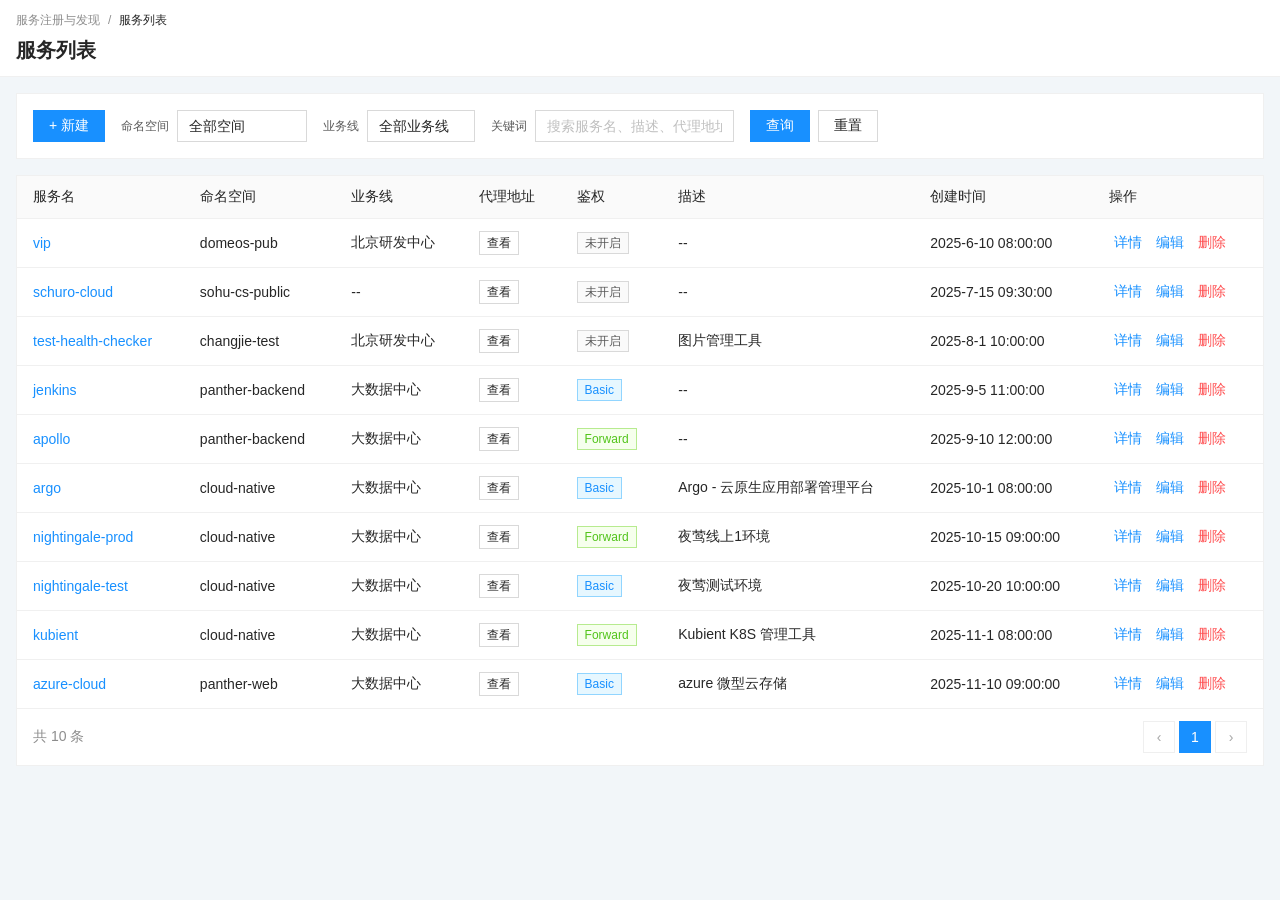
<file: prototype/page/service/service-list.html>
<!DOCTYPE html>
<html lang="zh-CN">
<head>
  <meta charset="UTF-8" />
  <meta name="viewport" content="width=device-width, initial-scale=1.0" />
  <title>服务列表 - 服务注册与发现</title>
  <link rel="stylesheet" href="../../css/base.css" />
  <style>
    .auth-tag { font-size: 12px; }
  </style>
</head>
<body>
  <div class="toast-list"></div>
  <div id="confirm-overlay" class="confirm-overlay" style="display:none" onclick="if(event.target===this)closeConfirm()">
    <div class="confirm-box">
      <div class="confirm-title"><span>⚠️</span><span id="confirm-title">操作确认</span></div>
      <div class="confirm-content" id="confirm-content"></div>
      <div class="confirm-actions">
        <button class="btn btn-default" onclick="closeConfirm()">取消</button>
        <button class="btn btn-danger" onclick="confirmOk()">确定</button>
      </div>
    </div>
  </div>
<main class="main-content">
      <div class="page-header">
        <nav class="breadcrumb">
          <span>服务注册与发现</span><span class="sep">/</span><span class="current">服务列表</span>
        </nav>
        <div class="page-title-row">
          <h2 class="page-title">服务列表</h2>
        </div>
      </div>

      <div class="content-body">
        <div class="search-bar">
          <button class="btn btn-primary" onclick="openCreateModal()" style="align-self:flex-end;white-space:nowrap">+ 新建</button>
          <div class="search-item">
            <label>命名空间</label>
            <select id="search-ns" class="ant-select">
              <option value="">全部空间</option>
              <option value="domeos-pub">domeos-pub</option>
              <option value="sohu-cs-public">sohu-cs-public</option>
              <option value="changjie-test">changjie-test</option>
              <option value="panther-backend">panther-backend</option>
              <option value="cloud-native">cloud-native</option>
              <option value="panther-web">panther-web</option>
            </select>
          </div>
          <div class="search-item">
            <label>业务线</label>
            <select id="search-bizline" class="ant-select">
              <option value="">全部业务线</option>
              <option value="北京研发中心">北京研发中心</option>
              <option value="大数据中心">大数据中心</option>
            </select>
          </div>
          <div class="search-item">
            <label>关键词</label>
            <input id="search-kw" class="ant-input" placeholder="搜索服务名、描述、代理地址" onkeyup="if(event.key==='Enter')handleSearch()" />
          </div>
          <div class="search-actions">
            <button class="btn btn-primary" onclick="handleSearch()">查询</button>
            <button class="btn btn-default" onclick="handleReset()">重置</button>
          </div>
        </div>

        <div class="ant-card">
          <table class="ant-table" style="width:100%">
            <thead>
              <tr>
                <th>服务名</th>
                <th>命名空间</th>
                <th>业务线</th>
                <th>代理地址</th>
                <th>鉴权</th>
                <th>描述</th>
                <th>创建时间</th>
                <th>操作</th>
              </tr>
            </thead>
            <tbody id="table-body"></tbody>
          </table>
          <div class="table-footer">
            <span id="page-total" class="pagination-total"></span>
            <div id="pagination" class="ant-pagination"></div>
          </div>
        </div>
      </div>
    </main>

  <div id="svc-modal" class="modal-overlay" style="display:none" onclick="if(event.target===this)closeSvcModal()">    <div class="ant-modal" style="width:580px">
      <div class="modal-header">
        <span id="modal-title" class="modal-title">新建服务</span>
        <button class="modal-close" onclick="closeSvcModal()">×</button>
      </div>
      <div class="modal-body">
        <div class="form-item">
          <label class="form-label required">命名空间</label>
          <div class="form-control">
            <select id="form-ns" class="ant-select">
              <option value="">请选择</option>
              <option value="domeos-pub">domeos-pub</option>
              <option value="sohu-cs-public">sohu-cs-public</option>
              <option value="changjie-test">changjie-test</option>
              <option value="panther-backend">panther-backend</option>
              <option value="cloud-native">cloud-native</option>
              <option value="panther-web">panther-web</option>
              <option value="image-delete">image-delete</option>
            </select>
            <div id="error-ns" class="form-error-msg" style="display:none"></div>
          </div>
        </div>
        <div class="form-item">
          <label class="form-label required">服务名</label>
          <div class="form-control">
            <input id="form-svcname" class="ant-input" placeholder="以小写字母开头，可包含小写字母、数字和连字符" />
            <div id="error-svcname" class="form-error-msg" style="display:none"></div>
            <div class="form-hint">以小写字母开头，可包含小写字母、数字和连字符，不能以连字符结尾</div>
          </div>
        </div>
        <div class="form-item">
          <label class="form-label required">实例地址样式</label>
          <div class="form-control">
            <select id="form-addrtype" class="ant-select">
              <option value="">请选择</option>
              <option value="ip">只包含IP地址</option>
              <option value="domain">包含IP地址和域名</option>
            </select>
            <div id="error-addrtype" class="form-error-msg" style="display:none"></div>
          </div>
        </div>
        <div class="form-item">
          <label class="form-label required">协议类型</label>
          <div class="form-control">
            <select id="form-protocol" class="ant-select">
              <option value="">请选择</option>
              <option value="http">http</option>
              <option value="https">https</option>
            </select>
            <div id="error-protocol" class="form-error-msg" style="display:none"></div>
          </div>
        </div>
        <div class="form-item">
          <label class="form-label">服务描述</label>
          <div class="form-control">
            <textarea id="form-desc" class="ant-input" rows="3" placeholder="建议对服务的主要功能、适用范围进行描述，可附加接口文档地址"></textarea>
          </div>
        </div>
      </div>
      <div class="modal-footer">
        <button class="btn btn-default" onclick="closeSvcModal()">取消</button>
        <button class="btn btn-primary" onclick="submitSvcModal()">确定</button>
      </div>
    </div>
  </div>

<!-- 代理地址 Modal -->
<div id="proxy-modal" class="modal-overlay" style="display:none" onclick="if(event.target===this)closeProxyModal()">
  <div class="ant-modal" style="width:560px">
    <div class="modal-header">
      <span class="modal-title" id="proxy-modal-title">代理地址</span>
      <button class="modal-close" onclick="closeProxyModal()">×</button>
    </div>
    <div class="modal-body">
      <div style="display:flex;border-bottom:1px solid #f0f0f0;margin-bottom:16px">
        <div id="proxy-tab-http"  class="tab-item active" style="padding:6px 16px;cursor:pointer" onclick="switchProxyTab('http')">HTTP</div>
        <div id="proxy-tab-https" class="tab-item"        style="padding:6px 16px;cursor:pointer" onclick="switchProxyTab('https')">HTTPS</div>
      </div>
      <div id="proxy-panel-http"></div>
      <div id="proxy-panel-https" style="display:none"></div>
    </div>
    <div class="modal-footer">
      <button class="btn btn-default" onclick="closeProxyModal()">关闭</button>
    </div>
  </div>
</div>

<script src="../../data/services.js"></script>
<script src="../../js/common.js"></script>
<script>
const PAGE_SIZE = 10;
let currentPage = 1;
let editingId = null;
let activeFilter = { ns: '', bizline: '', kw: '' };

const NS_BIZLINE = {
  'domeos-pub': '北京研发中心', 'sohu-cs-public': '北京研发中心',
  'changjie-test': '北京研发中心', 'panther-backend': '大数据中心',
  'cloud-native': '大数据中心', 'panther-web': '大数据中心', 'image-delete': '北京研发部',
};


const { load, save } = useStorage('srsd_services', SEED_SERVICES);
let list = load();

const AUTH_LABEL = { none: '未开启', disabled: '未开启', basic: 'Basic', forward: 'Forward' };
const AUTH_CLASS = { none: 'tag-default', disabled: 'tag-default', basic: 'tag-processing', forward: 'tag-success' };

function getFilteredList() {
  return list.filter(item => {
    const nsOk      = !activeFilter.ns      || item.ns === activeFilter.ns;
    const bizlineOk = !activeFilter.bizline || item.bizline === activeFilter.bizline;
    const kwOk      = !activeFilter.kw      || item.name.includes(activeFilter.kw) || item.desc.includes(activeFilter.kw) || item.proxy.includes(activeFilter.kw);
    return nsOk && bizlineOk && kwOk;
  });
}

function getPagedList(filtered) {
  return filtered.slice((currentPage - 1) * PAGE_SIZE, currentPage * PAGE_SIZE);
}

function renderTable() {
  const filtered = getFilteredList();
  const paged = getPagedList(filtered);
  const tbody = document.getElementById('table-body');
  document.getElementById('page-total').textContent = `共 ${filtered.length} 条`;

  if (paged.length === 0) {
    tbody.innerHTML = '<tr><td colspan="8"><div class="empty-table">暂无数据</div></td></tr>';
    renderPagination(0);
    return;
  }
  tbody.innerHTML = paged.map(row => `
    <tr>
      <td><a href="service-detail.html?id=${escHtml(row.id)}">${escHtml(row.name)}</a></td>
      <td>${escHtml(row.ns)}</td>
      <td>${escHtml(row.bizline || '--')}</td>
      <td>
        <button class="btn btn-default btn-sm" onclick="openProxyModal('${escHtml(row.id)}')">查看</button>
      </td>
      <td><span class="tag ${AUTH_CLASS[row.auth]}">${AUTH_LABEL[row.auth]}</span></td>
      <td>${escHtml(row.desc || '--')}</td>
      <td>${escHtml(formatTime(row.createdAt))}</td>
      <td>
        <a class="btn btn-link" href="service-detail.html?id=${escHtml(row.id)}">详情</a>
        <button class="btn btn-link" data-action="edit" data-id="${escHtml(row.id)}">编辑</button>
        <button class="btn btn-link danger" data-action="delete" data-id="${escHtml(row.id)}">删除</button>
      </td>
    </tr>
  `).join('');
  renderPagination(filtered.length);
}

function renderPagination(total) {
  const totalPages = Math.max(1, Math.ceil(total / PAGE_SIZE));
  let html = `<button class="page-btn" ${currentPage === 1 ? 'disabled' : ''} data-page="${currentPage - 1}">‹</button>`;
  for (let p = 1; p <= totalPages; p++) {
    html += `<button class="page-btn ${p === currentPage ? 'active' : ''}" data-page="${p}">${p}</button>`;
  }
  html += `<button class="page-btn" ${currentPage >= totalPages ? 'disabled' : ''} data-page="${currentPage + 1}">›</button>`;
  document.getElementById('pagination').innerHTML = html;
}

document.getElementById('table-body').addEventListener('click', e => {
  const btn = e.target.closest('[data-action]');
  if (!btn) return;
  const id = btn.dataset.id;
  if (btn.dataset.action === 'edit') openEditModal(id);
  if (btn.dataset.action === 'delete') handleConfirmDelete(id);
});

document.getElementById('pagination').addEventListener('click', e => {
  const btn = e.target.closest('[data-page]');
  if (!btn || btn.disabled) return;
  const filtered = getFilteredList();
  const totalPages = Math.max(1, Math.ceil(filtered.length / PAGE_SIZE));
  const p = Number(btn.dataset.page);
  if (p >= 1 && p <= totalPages) { currentPage = p; renderTable(); }
});

function handleSearch() {
  activeFilter.ns      = document.getElementById('search-ns').value;
  activeFilter.bizline = document.getElementById('search-bizline').value;
  activeFilter.kw      = document.getElementById('search-kw').value.trim();
  currentPage = 1;
  renderTable();
}

function handleReset() {
  document.getElementById('search-ns').value      = '';
  document.getElementById('search-bizline').value = '';
  document.getElementById('search-kw').value      = '';
  activeFilter = { ns: '', bizline: '', kw: '' };
  currentPage = 1;
  renderTable();
}

function setFieldError(field, msg) {
  const errEl   = document.getElementById(`error-${field}`);
  const inputEl = document.getElementById(`form-${field}`);
  if (errEl) { errEl.textContent = msg; errEl.style.display = msg ? 'block' : 'none'; }
  if (inputEl) inputEl.classList.toggle('error', !!msg);
}

function openCreateModal() {
  editingId = null;
  document.getElementById('modal-title').textContent = '新建服务';
  document.getElementById('form-svcname').value = '';
  document.getElementById('form-svcname').disabled = false;
  document.getElementById('form-ns').value = '';
  document.getElementById('form-ns').disabled = false;
  document.getElementById('form-addrtype').value = '';
  document.getElementById('form-protocol').value = '';
  document.getElementById('form-desc').value = '';
  ['ns', 'svcname', 'addrtype', 'protocol'].forEach(f => setFieldError(f, ''));
  openModal(document.getElementById('svc-modal'));
}

function openEditModal(id) {
  const row = list.find(r => r.id === id);
  if (!row) return;
  editingId = id;
  document.getElementById('modal-title').textContent = '编辑服务';
  document.getElementById('form-svcname').value = row.name;
  document.getElementById('form-svcname').disabled = true;
  document.getElementById('form-ns').value = row.ns;
  document.getElementById('form-ns').disabled = true;
  document.getElementById('form-addrtype').value = row.addrType;
  document.getElementById('form-protocol').value = row.protocol;
  document.getElementById('form-desc').value = row.desc || '';
  ['ns', 'svcname', 'addrtype', 'protocol'].forEach(f => setFieldError(f, ''));
  openModal(document.getElementById('svc-modal'));
}

function closeSvcModal() {
  closeModal(document.getElementById('svc-modal'));
}

function submitSvcModal() {
  const ns       = document.getElementById('form-ns').value;
  const svcname  = document.getElementById('form-svcname').value.trim();
  const addrtype = document.getElementById('form-addrtype').value;
  const protocol = document.getElementById('form-protocol').value;
  const desc     = document.getElementById('form-desc').value.trim();

  let valid = true;
  if (!ns) { setFieldError('ns', '请选择命名空间'); valid = false; } else { setFieldError('ns', ''); }
  if (!editingId) {
    if (!svcname) { setFieldError('svcname', '服务名不能为空'); valid = false; }
    else if (!/^[a-z][a-z0-9-]*[a-z0-9]$/.test(svcname) && !/^[a-z]$/.test(svcname)) { setFieldError('svcname', '以小写字母开头，可包含小写字母、数字和连字符，不能以连字符结尾'); valid = false; }
    else { setFieldError('svcname', ''); }
  }
  if (!addrtype) { setFieldError('addrtype', '请选择实例地址样式'); valid = false; } else { setFieldError('addrtype', ''); }
  if (!protocol) { setFieldError('protocol', '请选择协议类型'); valid = false; } else { setFieldError('protocol', ''); }
  if (!valid) return;

  const bizline = NS_BIZLINE[ns] || '';
  const proxy   = editingId ? list.find(r => r.id === editingId).proxy : `${svcname}-${ns}.domeos.sohucs.com`;

  if (editingId) {
    const item = list.find(r => r.id === editingId);
    if (item) Object.assign(item, { ns, addrType: addrtype, protocol, desc, bizline, updatedAt: now() });
    save(list);
    showToast('编辑成功');
  } else {
    if (list.find(r => r.name === svcname && r.ns === ns)) { setFieldError('svcname', '该命名空间下服务名已存在'); return; }
    list.unshift({ id: genId(), name: svcname, ns, bizline, proxy, auth: 'disabled', desc, protocol, addrType: addrtype, createdBy: '吕青华', createdAt: now(), updatedAt: now() });
    save(list);
    currentPage = 1;
    showToast('创建成功');
  }
  closeSvcModal();
  renderTable();
}

function handleConfirmDelete(id) {
  const row = list.find(r => r.id === id);
  confirm2(`确认删除服务「${row?.name}」？删除后无法恢复。`, () => {
    list = list.filter(r => r.id !== id);
    save(list);
    renderTable();
    showToast('删除成功');
  });
}

function buildProxyPanel(proto, domain, aliases) {
  const defaultAddr = `${proto}://${domain}`;
  let html = `
    <div style="margin-bottom:16px">
      <div style="font-size:12px;color:rgba(0,0,0,0.45);margin-bottom:6px">默认代理地址</div>
      <div style="display:flex;align-items:center;gap:8px;background:#fafafa;border:1px solid #f0f0f0;padding:8px 12px">
        <span style="font-family:monospace;font-size:13px;flex:1;word-break:break-all">${escHtml(defaultAddr)}</span>
        <button class="btn btn-default btn-sm" onclick="window.open('${escHtml(defaultAddr)}', '_blank')">访问</button>
        <button class="btn btn-default btn-sm" onclick="copyProxyAddr('${escHtml(defaultAddr)}')">复制</button>
      </div>
    </div>`;
  if (proto === 'http') {
    if (aliases.length > 0) {
      html += `<div>
        <div style="font-size:12px;color:rgba(0,0,0,0.45);margin-bottom:6px">别名代理地址</div>`;
      aliases.forEach(alias => {
        const aliasUrl = `${proto}://${alias}`;
        html += `<div style="display:flex;align-items:center;gap:8px;background:#fafafa;border:1px solid #f0f0f0;padding:8px 12px;margin-bottom:4px">
          <span style="font-family:monospace;font-size:13px;flex:1;word-break:break-all">${escHtml(aliasUrl)}</span>
          <button class="btn btn-default btn-sm" onclick="window.open('${escHtml(aliasUrl)}', '_blank')">访问</button>
          <button class="btn btn-default btn-sm" onclick="copyProxyAddr('${escHtml(aliasUrl)}')">复制</button>
        </div>`;
      });
      html += `</div>`;
    } else {
      html += `<div style="color:rgba(0,0,0,0.25);font-size:13px">暂无别名代理地址</div>`;
    }
  }
  return html;
}

function switchProxyTab(proto) {
  document.getElementById('proxy-tab-http').classList.toggle('active', proto === 'http');
  document.getElementById('proxy-tab-https').classList.toggle('active', proto === 'https');
  document.getElementById('proxy-panel-http').style.display  = proto === 'http'  ? '' : 'none';
  document.getElementById('proxy-panel-https').style.display = proto === 'https' ? '' : 'none';
}

function openProxyModal(id) {
  const row = list.find(r => r.id === id);
  if (!row) return;
  const aliases = row.aliases || [];
  document.getElementById('proxy-modal-title').textContent = `代理地址 — ${row.name}`;
  document.getElementById('proxy-panel-http').innerHTML  = buildProxyPanel('http',  row.proxy, aliases);
  document.getElementById('proxy-panel-https').innerHTML = buildProxyPanel('https', row.proxy, aliases);
  const activeProto = (row.protocol === 'https') ? 'https' : 'http';
  switchProxyTab(activeProto);
  openModal(document.getElementById('proxy-modal'));
}

function closeProxyModal() { closeModal(document.getElementById('proxy-modal')); }

function copyProxyAddr(addr) {
  navigator.clipboard?.writeText(addr).then(() => showToast('已复制到剪贴板'))
    .catch(() => showToast('复制失败', '❌'));
}

renderTable();
</script>
</body>
</html>
</file>
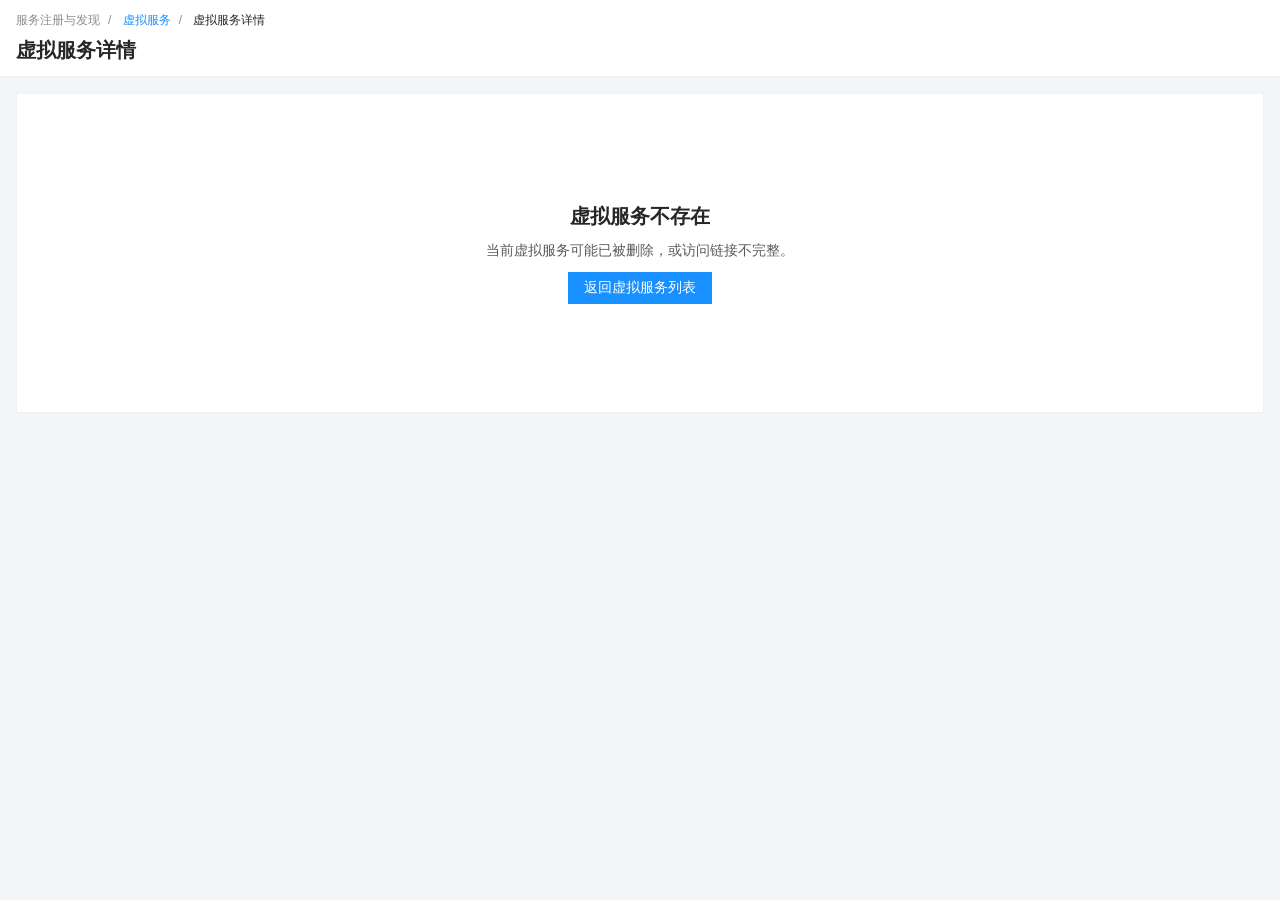
<file: prototype/page/service/virtual-service-detail.html>
<!DOCTYPE html>
<html lang="zh-CN">
<head>
  <meta charset="UTF-8" />
  <meta name="viewport" content="width=device-width, initial-scale=1.0" />
  <title>虚拟服务详情 - 服务注册与发现</title>
  <link rel="stylesheet" href="../../css/base.css" />
  <style>
    .cred-row { display:flex; align-items:center; gap:8px; padding:10px 0; border-bottom:1px solid #f0f0f0; }
    .cred-label { width:90px; color:rgba(0,0,0,0.45); font-size:13px; flex-shrink:0; }
    .cred-val { font-family:monospace; font-size:13px; flex:1; word-break:break-all; }
    .copy-btn, .toggle-pwd { padding:0 10px; height:24px; font-size:12px; cursor:pointer; border:1px solid #d9d9d9; background:#fff; border-radius:2px; }
    .copy-btn { color:#1890ff; } .copy-btn:hover { border-color:#1890ff; }
    .toggle-pwd { color:rgba(0,0,0,0.65); } .toggle-pwd:hover { border-color:#1890ff; }
    .pwd-dots { letter-spacing:2px; }
    .switch { position:relative; display:inline-block; width:44px; height:22px; }
    .switch input { opacity:0; width:0; height:0; }
    .switch-slider { position:absolute; cursor:pointer; inset:0; background:#d9d9d9; transition:.3s; border-radius:11px; }
    .switch-slider:before { position:absolute; content:""; height:16px; width:16px; left:3px; bottom:3px; background:#fff; transition:.3s; border-radius:50%; }
    .switch input:checked + .switch-slider { background:#1890ff; }
    .switch input:checked + .switch-slider:before { transform:translateX(22px); }
    .switch-wrap { display:flex; align-items:center; gap:8px; }
    .monitor-toolbar { display:flex; align-items:center; gap:12px; margin-bottom:16px; flex-wrap:wrap; }
    .metric-cards { display:grid; grid-template-columns:repeat(3,1fr); gap:16px; margin-top:16px; }
    .metric-card { background:#fff; border:1px solid #f0f0f0; padding:16px; }
    .metric-card .label { font-size:12px; color:rgba(0,0,0,0.45); }
    .metric-card .value { font-size:22px; font-weight:600; margin-top:4px; }
    .metric-card .unit { font-size:12px; color:rgba(0,0,0,0.45); margin-left:4px; }
    .config-section { margin-bottom:24px; }
    .config-section-title { font-size:14px; font-weight:500; margin-bottom:12px; padding-bottom:8px; border-bottom:1px solid #f0f0f0; }
    .setting-row { display:flex; align-items:flex-start; padding:10px 0; border-bottom:1px solid #f5f5f5; }
    .setting-label { width:200px; color:rgba(0,0,0,0.65); font-size:13px; padding-top:4px; flex-shrink:0; white-space:nowrap; }
    .setting-value { flex:1; color:rgba(0,0,0,0.85); font-size:13px; }
    .oplog-badge { display:inline-block; padding:1px 6px; font-size:11px; border-radius:2px; }
    .oplog-create  { background:#e6f7ff; color:#1890ff; }
    .oplog-update  { background:#fff7e6; color:#fa8c16; }
    .oplog-delete  { background:#fff2f0; color:#ff4d4f; }
    .oplog-approve { background:#f6ffed; color:#52c41a; }
    .desc-list-2col { display:grid; grid-template-columns:repeat(2,1fr); gap:16px 24px; }
    @media (max-width:900px) { .desc-list-2col { grid-template-columns:1fr; } }
    .sub-section-title { font-size:13px; font-weight:500; color:rgba(0,0,0,0.65); margin-bottom:8px; padding-left:8px; border-left:3px solid #1890ff; }
    .protection-block { background:#fafafa; border:1px solid #f0f0f0; padding:16px; margin-bottom:12px; border-radius:2px; }
    /* 流量规则 */
    .route-rule-card { border:1px solid #d9d9d9; margin-bottom:12px; border-radius:2px; }
    .route-rule-header { display:flex; align-items:center; justify-content:space-between; padding:6px 12px; background:#fafafa; border-bottom:1px solid #f0f0f0; font-size:13px; font-weight:500; }
    .route-rule-body { padding:12px; }
    .cond-tag { display:inline-block; padding:1px 6px; background:#f0f5ff; border:1px solid #adc6ff; color:#2f54eb; font-size:12px; border-radius:2px; margin:2px; }
    .upstream-item { display:flex; align-items:center; gap:8px; margin-bottom:4px; }
    .weight-badge { display:inline-block; padding:2px 8px; background:#f0f5ff; border:1px solid #adc6ff; color:#2f54eb; font-size:12px; min-width:40px; text-align:center; border-radius:2px; }
    /* 编辑流量规则 modal */
    .vs-cond-table { width:100%; border-collapse:collapse; margin-bottom:4px; }
    .vs-cond-table th { font-size:11px; color:rgba(0,0,0,0.45); padding:0 6px 4px 0; font-weight:normal; text-align:left; white-space:nowrap; }
    .vs-cond-table td { padding:0 6px 5px 0; vertical-align:middle; }
    .vs-cond-table td:last-child { padding-right:0; text-align:center; width:26px; }
    .cond-dash { color:rgba(0,0,0,0.25); font-size:13px; display:block; text-align:center; line-height:32px; }
    .vs-route-card { border:1px solid #d9d9d9; margin-bottom:8px; }
    .vs-route-card-header { display:flex; align-items:center; justify-content:space-between; padding:5px 10px; background:#fafafa; border-bottom:1px solid #f0f0f0; font-size:13px; font-weight:500; }
    .vs-route-card-body { padding:10px 10px 6px; }
    .vs-upstream-section { margin-top:8px; padding-top:8px; border-top:1px dashed #f0f0f0; }
    .vs-upstream-label { font-size:12px; color:rgba(0,0,0,0.65); margin-bottom:6px; }
    .vs-upstream-row { display:flex; align-items:center; gap:8px; margin-bottom:6px; }
    .modal-body-scroll { max-height:calc(80vh - 120px); overflow-y:auto; }
    .alias-tag { display:inline-flex; align-items:center; gap:4px; padding:2px 8px; background:#f5f5f5; border:1px solid #d9d9d9; font-size:12px; margin:2px; border-radius:2px; }
    .alias-tag .del { cursor:pointer; color:rgba(0,0,0,0.45); } .alias-tag .del:hover { color:#ff4d4f; }
    .cfg-readonly { pointer-events:none; opacity:0.72; user-select:none; }
  </style>
</head>
<body>
<div class="toast-list"></div>
<div id="confirm-overlay" class="confirm-overlay" style="display:none" onclick="if(event.target===this)closeConfirm()">
  <div class="confirm-box">
    <div class="confirm-title"><span>⚠️</span><span id="confirm-title">操作确认</span></div>
    <div class="confirm-content" id="confirm-content"></div>
    <div class="confirm-actions">
      <button class="btn btn-default" onclick="closeConfirm()">取消</button>
      <button class="btn btn-danger" onclick="confirmOk()">确定</button>
    </div>
  </div>
</div>

<main class="main-content">
  <div class="page-header">
    <nav class="breadcrumb">
      <span>服务注册与发现</span><span class="sep">/</span>
      <a href="virtual-service-list.html">虚拟服务</a><span class="sep">/</span>
      <span id="bc-vsname" class="current">虚拟服务详情</span>
    </nav>
    <div class="page-title-row">
      <h2 class="page-title" id="page-vsname">虚拟服务详情</h2>
    </div>
  </div>

  <div id="not-found" class="content-body" style="display:none">
    <div class="result-state">
      <div class="result-title">虚拟服务不存在</div>
      <div class="result-desc">当前虚拟服务可能已被删除，或访问链接不完整。</div>
      <a class="btn btn-primary" href="virtual-service-list.html">返回虚拟服务列表</a>
    </div>
  </div>

  <div id="detail-content" class="content-body" style="display:none">
    <div class="ant-card">
      <div class="tabs-nav" id="tabs-nav"></div>
      <div class="card-body">

        <!-- Tab: 基本信息 -->
        <div id="tab-info">
          <div style="display:flex;justify-content:flex-end;margin-bottom:16px">
            <button class="btn btn-primary" onclick="openInfoEditModal()">编辑基本信息</button>
          </div>
          <div id="vs-info-body" class="desc-list-2col"></div>
        </div>

        <!-- Tab: 实例列表 -->
        <div id="tab-instances" style="display:none">
          <div class="alert alert-info" style="margin-bottom:16px">
            ℹ️ 通过代理地址访问服务时，流量将按负载均衡策略分配到各健康实例
          </div>
          <div style="display:flex;justify-content:space-between;align-items:center;margin-bottom:12px">
            <div style="display:flex;gap:8px">
              <select id="inst-search-status" class="ant-select" style="width:160px">
                <option value="">全部健康状态</option>
                <option value="healthy">健康</option>
                <option value="unhealthy">不健康</option>
              </select>
              <input id="inst-search-kw" class="ant-input" style="width:220px" placeholder="搜索实例地址、实例ID" onkeyup="if(event.key==='Enter')renderInstTable()" />
              <button class="btn btn-default" onclick="renderInstTable()">查询</button>
            </div>
            <button class="btn btn-primary" onclick="openAddInstModal()">+ 新增实例</button>
          </div>
          <table class="ant-table" style="width:100%">
            <thead><tr><th>实例ID</th><th>实例地址</th><th>端口</th><th>所在机房</th><th>健康状态</th><th>操作</th></tr></thead>
            <tbody id="inst-table-body"></tbody>
          </table>
        </div>

        <!-- Tab: 流量规则 -->
        <div id="tab-traffic-rules" style="display:none">
          <!-- 终态 -->
          <div id="traffic-rules-display">
            <div style="display:flex;justify-content:flex-end;margin-bottom:16px">
              <button class="btn btn-primary" onclick="enterTrafficEditMode()">编辑流量规则</button>
            </div>
            <div class="config-section">
              <div class="config-section-title">默认后端</div>
              <div id="default-backend-display"></div>
            </div>
            <div class="config-section">
              <div class="config-section-title">条件路由规则</div>
              <div id="route-rules-display"></div>
            </div>
          </div>
          <!-- 编辑态 -->
          <div id="traffic-rules-edit" style="display:none">
            <div style="display:flex;justify-content:flex-end;gap:8px;margin-bottom:16px">
              <button class="btn btn-default" onclick="cancelTrafficEditMode()">取消</button>
              <button class="btn btn-primary" onclick="submitTrafficEdit()">保存</button>
            </div>
            <div class="form-item" style="align-items:flex-start">
              <label class="form-label required" style="padding-top:2px">默认后端</label>
              <div class="form-control">
                <div class="form-hint" style="margin-top:0;margin-bottom:8px">所有条件路由均不匹配时，流量转发到此服务。</div>
                <select id="tm-default-backend" class="ant-select" style="width:280px">
                  <option value="">请选择服务</option>
                </select>
                <div id="tm-error-default-backend" class="form-error-msg" style="display:none"></div>
              </div>
            </div>
            <div class="form-item" style="align-items:flex-start">
              <label class="form-label" style="padding-top:2px">条件路由</label>
              <div class="form-control">
                <div class="form-hint" style="margin-top:0;margin-bottom:8px">每条规则可配置多个后端服务及权重，权重之和须为 100。</div>
                <div id="tm-route-list"></div>
                <button class="btn btn-default btn-sm" onclick="tmAddRoute()">+ 添加路由规则</button>
                <div id="tm-error-routes" class="form-error-msg" style="display:none;margin-top:4px"></div>
              </div>
            </div>
          </div>
        </div>

        <!-- Tab: 已授权客户端 -->
        <div id="tab-clients" style="display:none">
          <div id="clients-forward-hint" class="alert alert-warning" style="display:none;margin-bottom:16px">
            ⚠️ Forward Auth 鉴权不支持在此处回收权限，如需撤销访问，请联系管理员在鉴权服务侧操作
          </div>
          <div style="display:flex;justify-content:space-between;align-items:center;margin-bottom:12px">
            <input id="client-search-kw" class="ant-input" style="width:240px" placeholder="搜索客户端名称" onkeyup="if(event.key==='Enter')renderClientsTable()" />
            <button class="btn btn-default" onclick="renderClientsTable()">查询</button>
          </div>
          <table class="ant-table" style="width:100%">
            <thead><tr><th>客户端名称</th><th>客户端类型</th><th>所属空间</th><th>授权时间</th><th id="client-op-th">操作</th></tr></thead>
            <tbody id="clients-table-body"></tbody>
          </table>
        </div>

        <!-- Tab: 可访问服务 -->
        <div id="tab-access" style="display:none">
          <div class="config-section">
            <div class="config-section-title">公共空间服务 &amp; 同命名空间服务</div>
            <p style="color:rgba(0,0,0,0.45);font-size:13px;margin-bottom:12px">
              以下服务可直接访问。根据各服务的鉴权类型，提供相应凭证或配置信息。
            </p>
            <div style="display:flex;gap:8px;margin-bottom:12px">
              <input id="access-search-kw" class="ant-input" style="width:320px" placeholder="输入服务名称或代理地址搜索" onkeyup="if(event.key==='Enter'){vsAccessPage1=1;renderAccessTable()}" />
              <button class="btn btn-default" onclick="vsAccessPage1=1;renderAccessTable()">查询</button>
            </div>
            <table class="ant-table" style="width:100%">
              <thead><tr><th>服务名称</th><th>命名空间</th><th>代理地址</th><th>鉴权类型</th><th>操作</th></tr></thead>
              <tbody id="access-accessible-body"></tbody>
            </table>
            <div id="access-accessible-footer"></div>
          </div>
          <div class="config-section">
            <div class="config-section-title">其他私有空间服务（需申请审批）</div>
            <div class="alert alert-info" style="margin-bottom:12px">
              访问其他私有命名空间下的鉴权服务，需先提交访问申请，审批通过后方可使用专用凭证。未开启鉴权的服务无需申请。
            </div>
            <div style="display:flex;justify-content:space-between;align-items:center;margin-bottom:12px">
              <div style="display:flex;gap:8px">
                <input id="access-private-kw" class="ant-input" style="width:320px" placeholder="按服务名称搜索" onkeyup="if(event.key==='Enter'){vsAccessPage2=1;renderAccessPrivateList()}" />
                <button class="btn btn-default" onclick="vsAccessPage2=1;renderAccessPrivateList()">查询</button>
              </div>
              <a class="btn btn-primary" href="../apply/apply-list.html">+ 申请访问其他服务</a>
            </div>
            <table class="ant-table" style="width:100%">
              <thead><tr><th>服务名称</th><th>所属空间</th><th>代理地址</th><th>鉴权类型</th><th>申请状态</th><th>操作</th></tr></thead>
              <tbody id="access-private-body"></tbody>
            </table>
            <div id="access-private-footer"></div>
          </div>
        </div>

        <!-- Tab: 安全配置 -->
        <div id="tab-security" style="display:none">
          <!-- 鉴权配置 -->
          <div class="config-section">
            <div style="display:flex;justify-content:flex-end;margin-bottom:16px">
              <button id="edit-btn-auth" class="btn btn-primary" onclick="enterEditMode('auth')">编辑鉴权配置</button>
              <div id="auth-edit-actions" style="display:none;gap:8px;align-items:center">
                <button class="btn btn-default" onclick="cancelEditMode('auth')">取消</button>
                <button class="btn btn-primary" onclick="saveAuthConfig()">保存</button>
              </div>
            </div>
            <div id="auth-display">
              <div class="config-section-title">鉴权设置</div>
              <div class="setting-row">
                <div class="setting-label">鉴权状态</div>
                <div class="setting-value" id="sec-auth-display">
                  <!-- 鉴权状态将在JS中动态生成 -->
                </div>
              </div>
              <div id="sec-auth-config-display" style="display:none">
                <div class="setting-row">
                  <div class="setting-label">鉴权类型</div>
                  <div class="setting-value" id="sec-auth-type-display"></div>
                </div>
                <div id="sec-forward-fields-display" style="display:none">
                  <div class="setting-row">
                    <div class="setting-label">鉴权服务地址</div>
                    <div class="setting-value" id="sec-forward-url-display"></div>
                  </div>
                  <div class="setting-row">
                    <div class="setting-label">请求方法</div>
                    <div class="setting-value" id="sec-forward-method-display"></div>
                  </div>
                  <div class="setting-row">
                    <div class="setting-label">转发请求头</div>
                    <div class="setting-value" id="sec-forward-req-headers-display"></div>
                  </div>
                  <div class="setting-row">
                    <div class="setting-label">响应头回写</div>
                    <div class="setting-value" id="sec-forward-res-headers-display"></div>
                  </div>
                </div>
              </div>
            </div>
            <div id="auth-edit" style="display:none">
              <div class="config-section-title">鉴权设置</div>
              <div class="setting-row">
                <div class="setting-label">鉴权状态</div>
                <div class="setting-value">
                  <div class="switch-wrap">
                    <label class="switch"><input type="checkbox" id="sec-auth-enable" onchange="handleAuthToggle()" /><span class="switch-slider"></span></label>
                    <span id="sec-auth-label">已关闭</span>
                  </div>
                </div>
              </div>
              <div id="sec-auth-config" style="display:none">
              <div class="protection-block">
                <div class="sub-section-title">IP 访问控制（对应 APISIX ip-restriction 插件）</div>
                <div class="setting-row" style="border:none;padding:4px 0">
                  <div class="setting-label">启用</div>
                  <div class="setting-value" id="sec-ip-ctrl-enable-display"></div>
                </div>
                <div id="sec-ip-ctrl-display" style="display:none">
                  <div class="setting-row" style="border:none;padding:4px 0">
                    <div class="setting-label">白名单</div>
                    <div class="setting-value" id="sec-ip-whitelist-display"></div>
                  </div>
                  <div class="setting-row" style="border:none;padding:4px 0">
                    <div class="setting-label">黑名单</div>
                    <div class="setting-value" id="sec-ip-blacklist-display"></div>
                  </div>
                  <div class="setting-row" style="border:none;padding:4px 0">
                    <div class="setting-label">拒绝提示语</div>
                    <div class="setting-value" id="sec-ip-message-display"></div>
                  </div>
                </div>
              </div>
              <div class="protection-block">
                <div class="sub-section-title">Referer 访问限制（对应 APISIX referer-restriction 插件）</div>
                <div class="setting-row" style="border:none;padding:4px 0">
                  <div class="setting-label">启用</div>
                  <div class="setting-value" id="sec-referer-enable-display"></div>
                </div>
                <div id="sec-referer-display" style="display:none">
                  <div class="setting-row" style="border:none;padding:4px 0">
                    <div class="setting-label">白名单</div>
                    <div class="setting-value" id="sec-referer-whitelist-display"></div>
                  </div>
                  <div class="setting-row" style="border:none;padding:4px 0">
                    <div class="setting-label">黑名单</div>
                    <div class="setting-value" id="sec-referer-blacklist-display"></div>
                  </div>
                  <div class="setting-row" style="border:none;padding:4px 0">
                    <div class="setting-label">允许无 Referer 请求</div>
                    <div class="setting-value" id="sec-referer-bypass-missing-display"></div>
                  </div>
                </div>
              </div>
              <div class="protection-block">
                <div class="sub-section-title">User-Agent 限制（对应 APISIX ua-restriction 插件）</div>
                <div class="setting-row" style="border:none;padding:4px 0">
                  <div class="setting-label">启用</div>
                  <div class="setting-value" id="sec-ua-enable-display"></div>
                </div>
                <div id="sec-ua-display" style="display:none">
                  <div class="setting-row" style="border:none;padding:4px 0">
                    <div class="setting-label">UA 白名单</div>
                    <div class="setting-value" id="sec-ua-whitelist-display"></div>
                  </div>
                  <div class="setting-row" style="border:none;padding:4px 0">
                    <div class="setting-label">UA 黑名单</div>
                    <div class="setting-value" id="sec-ua-blacklist-display"></div>
                  </div>
                  <div class="setting-row" style="border:none;padding:4px 0">
                    <div class="setting-label">拒绝提示语</div>
                    <div class="setting-value" id="sec-ua-message-display"></div>
                  </div>
                </div>
              </div>
              <div class="protection-block">
                <div class="sub-section-title">URI 阻断（对应 APISIX uri-blocker 插件）</div>
                <div class="setting-row" style="border:none;padding:4px 0">
                  <div class="setting-label">启用</div>
                  <div class="setting-value" id="sec-uri-blocker-enable-display"></div>
                </div>
                <div id="sec-uri-blocker-display" style="display:none">
                  <div class="setting-row" style="border:none;padding:4px 0">
                    <div class="setting-label">阻断 URI 规则</div>
                    <div class="setting-value" id="sec-uri-block-rules-display"></div>
                  </div>
                  <div class="setting-row" style="border:none;padding:4px 0">
                    <div class="setting-label">拒绝状态码</div>
                    <div class="setting-value" id="sec-uri-reject-code-display"></div>
                  </div>
                </div>
              </div>
              <div class="protection-block">
                <div class="sub-section-title">请求体大小限制（对应 APISIX client-control 插件）</div>
                <div class="setting-row" style="border:none;padding:4px 0">
                  <div class="setting-label">启用</div>
                  <div class="setting-value" id="sec-req-size-enable-display"></div>
                </div>
                <div id="sec-req-size-display" style="display:none">
                  <div class="setting-row" style="border:none;padding:4px 0">
                    <div class="setting-label">最大请求体</div>
                    <div class="setting-value" id="sec-req-size-limit-display"></div>
                  </div>
                </div>
              </div>
              <div class="protection-block">
                <div class="sub-section-title">CORS 跨域配置（对应 APISIX cors 插件）</div>
                <div class="setting-row" style="border:none;padding:4px 0">
                  <div class="setting-label">启用</div>
                  <div class="setting-value" id="sec-cors-enable-display"></div>
                </div>
                <div id="sec-cors-display" style="display:none">
                  <div class="setting-row" style="border:none;padding:4px 0">
                    <div class="setting-label">允许来源</div>
                    <div class="setting-value" id="sec-cors-origins-display"></div>
                  </div>
                  <div class="setting-row" style="border:none;padding:4px 0">
                    <div class="setting-label">允许方法</div>
                    <div class="setting-value" id="sec-cors-methods-display"></div>
                  </div>
                  <div class="setting-row" style="border:none;padding:4px 0">
                    <div class="setting-label">允许请求头</div>
                    <div class="setting-value" id="sec-cors-allow-headers-display"></div>
                  </div>
                  <div class="setting-row" style="border:none;padding:4px 0">
                    <div class="setting-label">暴露响应头</div>
                    <div class="setting-value" id="sec-cors-expose-headers-display"></div>
                  </div>
                  <div class="setting-row" style="border:none;padding:4px 0">
                    <div class="setting-label">预检缓存时长</div>
                    <div class="setting-value" id="sec-cors-max-age-display"></div>
                  </div>
                  <div class="setting-row" style="border:none;padding:4px 0">
                    <div class="setting-label">允许携带凭证</div>
                    <div class="setting-value" id="sec-cors-credential-display"></div>
                  </div>
                </div>
              </div>
            </div>
          </div>

          <!-- 服务保护规则 -->
          <div class="config-section">
            <div style="display:flex;justify-content:flex-end;margin-bottom:16px">
              <button id="edit-btn-protection" class="btn btn-primary" onclick="enterEditMode('protection')">编辑服务保护规则</button>
              <div id="protection-edit-actions" style="display:none;gap:8px;align-items:center">
                <button class="btn btn-default" onclick="cancelEditMode('protection')">取消</button>
                <button class="btn btn-primary" onclick="saveProtectionConfig()">保存</button>
              </div>
            </div>
            <div id="protection-display">
              <div class="config-section-title">服务保护规则</div>
              <div class="protection-block">
                <div class="sub-section-title">IP 访问控制（对应 APISIX ip-restriction 插件）</div>
                <div class="setting-row" style="border:none;padding:4px 0">
                  <div class="setting-label">启用</div>
                  <div class="setting-value" id="sec-ip-ctrl-enable-display"></div>
                </div>
                <div id="sec-ip-ctrl-display" style="display:none">
                  <div class="setting-row" style="border:none;padding:4px 0">
                    <div class="setting-label">白名单</div>
                    <div class="setting-value" id="sec-ip-whitelist-display"></div>
                  </div>
                  <div class="setting-row" style="border:none;padding:4px 0">
                    <div class="setting-label">黑名单</div>
                    <div class="setting-value" id="sec-ip-blacklist-display"></div>
                  </div>
                  <div class="setting-row" style="border:none;padding:4px 0">
                    <div class="setting-label">拒绝提示语</div>
                    <div class="setting-value" id="sec-ip-message-display"></div>
                  </div>
                </div>
              </div>
              <div class="protection-block">
                <div class="sub-section-title">Referer 访问限制（对应 APISIX referer-restriction 插件）</div>
                <div class="setting-row" style="border:none;padding:4px 0">
                  <div class="setting-label">启用</div>
                  <div class="setting-value" id="sec-referer-enable-display"></div>
                </div>
                <div id="sec-referer-display" style="display:none">
                  <div class="setting-row" style="border:none;padding:4px 0">
                    <div class="setting-label">白名单</div>
                    <div class="setting-value" id="sec-referer-whitelist-display"></div>
                  </div>
                  <div class="setting-row" style="border:none;padding:4px 0">
                    <div class="setting-label">黑名单</div>
                    <div class="setting-value" id="sec-referer-blacklist-display"></div>
                  </div>
                  <div class="setting-row" style="border:none;padding:4px 0">
                    <div class="setting-label">允许无 Referer 请求</div>
                    <div class="setting-value" id="sec-referer-bypass-missing-display"></div>
                  </div>
                </div>
              </div>
              <div class="protection-block">
                <div class="sub-section-title">User-Agent 限制（对应 APISIX ua-restriction 插件）</div>
                <div class="setting-row" style="border:none;padding:4px 0">
                  <div class="setting-label">启用</div>
                  <div class="setting-value" id="sec-ua-enable-display"></div>
                </div>
                <div id="sec-ua-display" style="display:none">
                  <div class="setting-row" style="border:none;padding:4px 0">
                    <div class="setting-label">UA 白名单</div>
                    <div class="setting-value" id="sec-ua-whitelist-display"></div>
                  </div>
                  <div class="setting-row" style="border:none;padding:4px 0">
                    <div class="setting-label">UA 黑名单</div>
                    <div class="setting-value" id="sec-ua-blacklist-display"></div>
                  </div>
                  <div class="setting-row" style="border:none;padding:4px 0">
                    <div class="setting-label">拒绝提示语</div>
                    <div class="setting-value" id="sec-ua-message-display"></div>
                  </div>
                </div>
              </div>
              <div class="protection-block">
                <div class="sub-section-title">URI 阻断（对应 APISIX uri-blocker 插件）</div>
                <div class="setting-row" style="border:none;padding:4px 0">
                  <div class="setting-label">启用</div>
                  <div class="setting-value" id="sec-uri-blocker-enable-display"></div>
                </div>
                <div id="sec-uri-blocker-display" style="display:none">
                  <div class="setting-row" style="border:none;padding:4px 0">
                    <div class="setting-label">阻断 URI 规则</div>
                    <div class="setting-value" id="sec-uri-block-rules-display"></div>
                  </div>
                  <div class="setting-row" style="border:none;padding:4px 0">
                    <div class="setting-label">拒绝状态码</div>
                    <div class="setting-value" id="sec-uri-reject-code-display"></div>
                  </div>
                </div>
              </div>
              <div class="protection-block">
                <div class="sub-section-title">请求体大小限制（对应 APISIX client-control 插件）</div>
                <div class="setting-row" style="border:none;padding:4px 0">
                  <div class="setting-label">启用</div>
                  <div class="setting-value" id="sec-req-size-enable-display"></div>
                </div>
                <div id="sec-req-size-display" style="display:none">
                  <div class="setting-row" style="border:none;padding:4px 0">
                    <div class="setting-label">最大请求体</div>
                    <div class="setting-value" id="sec-req-size-limit-display"></div>
                  </div>
                </div>
              </div>
              <div class="protection-block">
                <div class="sub-section-title">CORS 跨域配置（对应 APISIX cors 插件）</div>
                <div class="setting-row" style="border:none;padding:4px 0">
                  <div class="setting-label">启用</div>
                  <div class="setting-value" id="sec-cors-enable-display"></div>
                </div>
                <div id="sec-cors-display" style="display:none">
                  <div class="setting-row" style="border:none;padding:4px 0">
                    <div class="setting-label">允许来源</div>
                    <div class="setting-value" id="sec-cors-origins-display"></div>
                  </div>
                  <div class="setting-row" style="border:none;padding:4px 0">
                    <div class="setting-label">允许方法</div>
                    <div class="setting-value" id="sec-cors-methods-display"></div>
                  </div>
                  <div class="setting-row" style="border:none;padding:4px 0">
                    <div class="setting-label">允许请求头</div>
                    <div class="setting-value" id="sec-cors-allow-headers-display"></div>
                  </div>
                  <div class="setting-row" style="border:none;padding:4px 0">
                    <div class="setting-label">暴露响应头</div>
                    <div class="setting-value" id="sec-cors-expose-headers-display"></div>
                  </div>
                  <div class="setting-row" style="border:none;padding:4px 0">
                    <div class="setting-label">预检缓存时长</div>
                    <div class="setting-value" id="sec-cors-max-age-display"></div>
                  </div>
                  <div class="setting-row" style="border:none;padding:4px 0">
                    <div class="setting-label">允许携带凭证</div>
                    <div class="setting-value" id="sec-cors-credential-display"></div>
                  </div>
                </div>
              </div>
            </div>
            <div id="protection-edit" style="display:none">
              <div class="config-section-title">服务保护规则</div>
              <div class="protection-block">
                <div class="sub-section-title">IP 访问控制（对应 APISIX ip-restriction 插件）</div>
                <div class="setting-row" style="border:none;padding:4px 0">
                  <div class="setting-label">启用</div>
                  <div class="setting-value">
                    <div class="switch-wrap">
                      <label class="switch"><input type="checkbox" id="sec-ip-ctrl-enable" onchange="handleIpCtrlToggle()" /><span class="switch-slider"></span></label>
                    </div>
                  </div>
                </div>
                <div id="sec-ip-ctrl-config" style="display:none">
                  <div class="setting-row" style="border:none;padding:4px 0">
                    <div class="setting-label">白名单</div>
                    <div class="setting-value">
                      <textarea id="sec-ip-whitelist" class="ant-input" rows="3" style="max-width:400px;font-family:monospace;font-size:12px" placeholder="每行一个 IP 或 CIDR，如：&#10;192.168.1.0/24&#10;10.0.0.1"></textarea>
                    </div>
                  </div>
                  <div class="setting-row" style="border:none;padding:4px 0">
                    <div class="setting-label">黑名单</div>
                    <div class="setting-value">
                      <textarea id="sec-ip-blacklist" class="ant-input" rows="3" style="max-width:400px;font-family:monospace;font-size:12px" placeholder="每行一个 IP 或 CIDR"></textarea>
                    </div>
                  </div>
                  <div class="setting-row" style="border:none;padding:4px 0">
                    <div class="setting-label">拒绝提示语</div>
                    <div class="setting-value">
                      <input id="sec-ip-message" class="ant-input" style="max-width:360px" placeholder="留空则使用默认提示：Your IP address is not allowed" />
                    </div>
                  </div>
                </div>
              </div>
              <div class="protection-block">
                <div class="sub-section-title">请求体大小限制（对应 APISIX client-control 插件）</div>
                <div class="setting-row" style="border:none;padding:4px 0">
                  <div class="setting-label">启用</div>
                  <div class="setting-value">
                    <div class="switch-wrap">
                      <label class="switch"><input type="checkbox" id="sec-req-size-enable" onchange="handleReqSizeToggle()" /><span class="switch-slider"></span></label>
                    </div>
                  </div>
                </div>
                <div id="sec-req-size-config" style="display:none">
                  <div class="setting-row" style="border:none;padding:4px 0">
                    <div class="setting-label">最大请求体</div>
                    <div class="setting-value" style="display:flex;align-items:center;gap:8px">
                      <input id="sec-req-size-limit" class="ant-input" style="width:100px" type="number" value="10" />
                      <span style="color:rgba(0,0,0,0.45)">MB</span>
                    </div>
                  </div>
                </div>
              </div>
              <div class="protection-block">
                <div class="sub-section-title">CORS 跨域配置（对应 APISIX cors 插件）</div>
                <div class="setting-row" style="border:none;padding:4px 0">
                  <div class="setting-label">启用</div>
                  <div class="setting-value">
                    <div class="switch-wrap">
                      <label class="switch"><input type="checkbox" id="sec-cors-enable" onchange="handleCorsToggle()" /><span class="switch-slider"></span></label>
                    </div>
                  </div>
                </div>
                <div id="sec-cors-config" style="display:none">
                  <div class="setting-row" style="border:none;padding:4px 0">
                    <div class="setting-label">允许来源</div>
                    <div class="setting-value">
                      <input id="sec-cors-origins" class="ant-input" style="max-width:400px" placeholder="* 表示所有来源，多个来源用英文逗号分隔" />
                    </div>
                  </div>
                  <div class="setting-row" style="border:none;padding:4px 0">
                    <div class="setting-label">允许方法</div>
                    <div class="setting-value">
                      <div style="display:flex;flex-wrap:wrap;gap:12px">
                        <label style="display:flex;align-items:center;gap:4px;cursor:pointer"><input type="checkbox" class="cors-method" value="GET" checked /> GET</label>
                        <label style="display:flex;align-items:center;gap:4px;cursor:pointer"><input type="checkbox" class="cors-method" value="POST" checked /> POST</label>
                        <label style="display:flex;align-items:center;gap:4px;cursor:pointer"><input type="checkbox" class="cors-method" value="PUT" /> PUT</label>
                        <label style="display:flex;align-items:center;gap:4px;cursor:pointer"><input type="checkbox" class="cors-method" value="DELETE" /> DELETE</label>
                        <label style="display:flex;align-items:center;gap:4px;cursor:pointer"><input type="checkbox" class="cors-method" value="PATCH" /> PATCH</label>
                        <label style="display:flex;align-items:center;gap:4px;cursor:pointer"><input type="checkbox" class="cors-method" value="HEAD" /> HEAD</label>
                        <label style="display:flex;align-items:center;gap:4px;cursor:pointer"><input type="checkbox" class="cors-method" value="OPTIONS" checked /> OPTIONS</label>
                      </div>
                    </div>
                  </div>
                  <div class="setting-row" style="border:none;padding:4px 0">
                    <div class="setting-label">允许请求头</div>
                    <div class="setting-value">
                      <input id="sec-cors-allow-headers" class="ant-input" style="max-width:400px" placeholder="多个请求头用英文逗号分隔" />
                    </div>
                  </div>
                  <div class="setting-row" style="border:none;padding:4px 0">
                    <div class="setting-label">暴露响应头</div>
                    <div class="setting-value">
                      <input id="sec-cors-expose-headers" class="ant-input" style="max-width:400px" placeholder="多个响应头用英文逗号分隔（可选）" />
                    </div>
                  </div>
                  <div class="setting-row" style="border:none;padding:4px 0">
                    <div class="setting-label">预检缓存时长</div>
                    <div class="setting-value" style="display:flex;align-items:center;gap:8px">
                      <input id="sec-cors-max-age" class="ant-input" style="width:100px" type="number" value="3600" />
                      <span style="color:rgba(0,0,0,0.45)">秒</span>
                    </div>
                  </div>
                  <div class="setting-row" style="border:none;padding:4px 0">
                    <div class="setting-label">允许携带凭证</div>
                    <div class="setting-value">
                      <label style="display:flex;align-items:center;gap:6px;cursor:pointer">
                        <input type="checkbox" id="sec-cors-credential" />
                        <span>开启（allow_credential = true）</span>
                      </label>
                    </div>
                  </div>
                </div>
              </div>
              <div class="protection-block">
                <div class="sub-section-title">Referer 访问限制（对应 APISIX referer-restriction 插件）</div>
                <div class="setting-row" style="border:none;padding:4px 0">
                  <div class="setting-label">启用</div>
                  <div class="setting-value">
                    <div class="switch-wrap">
                      <label class="switch"><input type="checkbox" id="sec-referer-enable" onchange="handleRefererToggle()" /><span class="switch-slider"></span></label>
                    </div>
                  </div>
                </div>
                <div id="sec-referer-config" style="display:none">
                  <div class="setting-row" style="border:none;padding:4px 0">
                    <div class="setting-label">白名单</div>
                    <div class="setting-value">
                      <textarea id="sec-referer-whitelist" class="ant-input" rows="3" style="max-width:400px;font-family:monospace;font-size:12px" placeholder="每行一个域名或通配符"></textarea>
                    </div>
                  </div>
                  <div class="setting-row" style="border:none;padding:4px 0">
                    <div class="setting-label">黑名单</div>
                    <div class="setting-value">
                      <textarea id="sec-referer-blacklist" class="ant-input" rows="3" style="max-width:400px;font-family:monospace;font-size:12px" placeholder="每行一个域名或通配符"></textarea>
                    </div>
                  </div>
                  <div class="setting-row" style="border:none;padding:4px 0">
                    <div class="setting-label">允许无 Referer 请求</div>
                    <div class="setting-value">
                      <label style="display:flex;align-items:center;gap:6px;cursor:pointer">
                        <input type="checkbox" id="sec-referer-bypass-missing" checked />
                        <span>开启（bypass_missing = true）</span>
                      </label>
                    </div>
                  </div>
                </div>
              </div>
              <div class="protection-block">
                <div class="sub-section-title">User-Agent 限制（对应 APISIX ua-restriction 插件）</div>
                <div class="setting-row" style="border:none;padding:4px 0">
                  <div class="setting-label">启用</div>
                  <div class="setting-value">
                    <div class="switch-wrap">
                      <label class="switch"><input type="checkbox" id="sec-ua-enable" onchange="handleUaToggle()" /><span class="switch-slider"></span></label>
                    </div>
                  </div>
                </div>
                <div id="sec-ua-config" style="display:none">
                  <div class="setting-row" style="border:none;padding:4px 0">
                    <div class="setting-label">UA 白名单</div>
                    <div class="setting-value">
                      <textarea id="sec-ua-whitelist" class="ant-input" rows="3" style="max-width:400px;font-family:monospace;font-size:12px" placeholder="每行一个 User-Agent 字符串或正则"></textarea>
                    </div>
                  </div>
                  <div class="setting-row" style="border:none;padding:4px 0">
                    <div class="setting-label">UA 黑名单</div>
                    <div class="setting-value">
                      <textarea id="sec-ua-blacklist" class="ant-input" rows="3" style="max-width:400px;font-family:monospace;font-size:12px" placeholder="每行一个 User-Agent 字符串或正则"></textarea>
                    </div>
                  </div>
                  <div class="setting-row" style="border:none;padding:4px 0">
                    <div class="setting-label">拒绝提示语</div>
                    <div class="setting-value">
                      <input id="sec-ua-message" class="ant-input" style="max-width:360px" placeholder="留空则使用默认提示：Not allowed" />
                    </div>
                  </div>
                </div>
              </div>
              <div class="protection-block">
                <div class="sub-section-title">URI 阻断（对应 APISIX uri-blocker 插件）</div>
                <div class="setting-row" style="border:none;padding:4px 0">
                  <div class="setting-label">启用</div>
                  <div class="setting-value">
                    <div class="switch-wrap">
                      <label class="switch"><input type="checkbox" id="sec-uri-blocker-enable" onchange="handleUriBlockerToggle()" /><span class="switch-slider"></span></label>
                    </div>
                  </div>
                </div>
                <div id="sec-uri-blocker-config" style="display:none">
                  <div class="setting-row" style="border:none;padding:4px 0">
                    <div class="setting-label">阻断 URI 规则</div>
                    <div class="setting-value">
                      <textarea id="sec-uri-block-rules" class="ant-input" rows="4" style="max-width:400px;font-family:monospace;font-size:12px" placeholder="每行一个正则表达式，如：&#10;\.php$&#10;/admin/.*"></textarea>
                      <div class="form-hint">匹配规则的请求 URI 将被直接拒绝</div>
                    </div>
                  </div>
                  <div class="setting-row" style="border:none;padding:4px 0">
                    <div class="setting-label">拒绝状态码</div>
                    <div class="setting-value">
                      <input id="sec-uri-reject-code" class="ant-input" style="width:100px" type="number" value="403" />
                    </div>
                  </div>
                </div>
              </div>
            </div>
          </div>

          <!-- 服务别名 -->
          <div class="config-section">
            <div style="display:flex;justify-content:flex-end;margin-bottom:16px">
              <button id="edit-btn-alias" class="btn btn-primary" onclick="enterEditMode('alias')">编辑别名</button>
              <div id="alias-edit-actions" style="display:none;gap:8px;align-items:center">
                <button class="btn btn-default" onclick="cancelEditMode('alias')">取消</button>
                <button class="btn btn-primary" onclick="saveAliasConfig()">保存</button>
              </div>
            </div>
            <div id="alias-display">
              <div class="config-section-title">服务别名</div>
              <div class="alert alert-warning" style="margin-bottom:12px">
                ⚠️ 服务别名不支持 HTTPS，仅支持 HTTP。添加别名后，需要在自己的 DNS 里配置 CNAME 记录，将别名指向此服务的代理地址，否则别名无法正常解析。
              </div>
              <div class="setting-row">
                <div class="setting-label">当前别名</div>
                <div class="setting-value" id="alias-tags-display"></div>
              </div>
            </div>
            <div id="alias-edit" style="display:none">
              <div class="config-section-title">服务别名</div>
              <div class="alert alert-warning" style="margin-bottom:12px">
                ⚠️ 添加别名后，需要在自己的 DNS 里配置 CNAME 记录，将别名指向此服务的代理地址（<span id="alias-proxy-hint" style="font-family:monospace;font-size:12px"></span>），否则别名无法正常解析。
              </div>
              <div class="setting-row">
                <div class="setting-label">当前别名</div>
                <div class="setting-value">
                  <div id="alias-tags-edit" style="margin-bottom:8px"></div>
                  <div style="display:flex;gap:8px">
                    <input id="alias-input" class="ant-input" style="max-width:320px" placeholder="输入自定义域名，如 myservice.example.com" onkeyup="if(event.key==='Enter')addSecAlias()" />
                    <button class="btn btn-default" onclick="addSecAlias()">添加</button>
                  </div>
                  <div class="form-hint">每个服务最多配置 5 个别名，无需填写 http:// 前缀</div>
                </div>
              </div>
            </div>
          </div>
        </div>

        <!-- Tab: 健康检查 -->
        <div id="tab-health" style="display:none">
          <div style="display:flex;justify-content:flex-end;margin-bottom:16px">
            <button id="edit-btn-health" class="btn btn-primary" onclick="enterEditMode('health')">编辑配置</button>
            <div id="health-edit-actions" style="display:none;gap:8px;align-items:center">
              <button class="btn btn-default" onclick="cancelEditMode('health')">取消</button>
              <button class="btn btn-primary" onclick="saveHealthConfig()">保存</button>
            </div>
          </div>
          <div id="health-display" class="cfg-display">
            <div class="config-section">
              <div class="config-section-title">主动健康检查（对应 APISIX checks.active）</div>
              <div class="setting-row">
                <div class="setting-label">启用主动检查</div>
                <div class="setting-value" id="health-enable-display"></div>
              </div>
              <div id="health-active-details">
              <div class="setting-row">
                <div class="setting-label">检查类型</div>
                <div class="setting-value" id="health-type-display"></div>
              </div>
              <div class="setting-row" id="health-active-path-display-row">
                <div class="setting-label">检查路径<br><span style="font-size:11px;color:rgba(0,0,0,0.35);font-weight:400">http_path</span></div>
                <div class="setting-value" id="health-path-display"></div>
              </div>
              <div class="setting-row">
                <div class="setting-label">检查主机名<br><span style="font-size:11px;color:rgba(0,0,0,0.35);font-weight:400">host</span></div>
                <div class="setting-value" id="health-host-display"></div>
              </div>
              <div class="setting-row">
                <div class="setting-label">检查端口<br><span style="font-size:11px;color:rgba(0,0,0,0.35);font-weight:400">port</span></div>
                <div class="setting-value" id="health-port-display"></div>
              </div>
              <div class="setting-row">
                <div class="setting-label">超时时间<br><span style="font-size:11px;color:rgba(0,0,0,0.35);font-weight:400">timeout</span></div>
                <div class="setting-value" id="health-timeout-display"></div>
              </div>
              <div class="setting-row" id="health-active-verify-cert-display-row">
                <div class="setting-label">验证 HTTPS 证书<br><span style="font-size:11px;color:rgba(0,0,0,0.35);font-weight:400">https_verify_certificate</span></div>
                <div class="setting-value" id="health-verify-cert-display"></div>
              </div>
              <div class="setting-row">
                <div class="setting-label">并发探测数<br><span style="font-size:11px;color:rgba(0,0,0,0.35);font-weight:400">concurrency</span></div>
                <div class="setting-value" id="health-concurrency-display"></div>
              </div>
              <div class="setting-row" id="health-active-req-headers-display-row">
                <div class="setting-label">自定义请求头<br><span style="font-size:11px;color:rgba(0,0,0,0.35);font-weight:400">req_headers</span></div>
                <div class="setting-value" id="health-req-headers-display"></div>
              </div>
              <div class="sub-section-title" style="margin:12px 0 8px">健康判定条件（healthy）</div>
              <div class="setting-row">
                <div class="setting-label">探测间隔<br><span style="font-size:11px;color:rgba(0,0,0,0.35);font-weight:400">healthy.interval</span></div>
                <div class="setting-value" id="health-healthy-interval-display"></div>
              </div>
              <div class="setting-row">
                <div class="setting-label">连续成功次数<br><span style="font-size:11px;color:rgba(0,0,0,0.35);font-weight:400">healthy.successes</span></div>
                <div class="setting-value" id="health-healthy-threshold-display"></div>
              </div>
              <div class="setting-row" id="health-active-healthy-statuses-display-row">
                <div class="setting-label">健康 HTTP 状态码<br><span style="font-size:11px;color:rgba(0,0,0,0.35);font-weight:400">healthy.http_statuses</span></div>
                <div class="setting-value" id="health-healthy-statuses-display"></div>
              </div>
              <div class="sub-section-title" style="margin:12px 0 8px">故障判定条件（unhealthy）</div>
              <div class="setting-row">
                <div class="setting-label">探测间隔<br><span style="font-size:11px;color:rgba(0,0,0,0.35);font-weight:400">unhealthy.interval</span></div>
                <div class="setting-value" id="health-unhealthy-interval-display"></div>
              </div>
              <div class="setting-row" id="health-active-http-failures-display-row">
                <div class="setting-label">连续 HTTP 失败次数<br><span style="font-size:11px;color:rgba(0,0,0,0.35);font-weight:400">unhealthy.http_failures</span></div>
                <div class="setting-value" id="health-unhealthy-threshold-display"></div>
              </div>
              <div class="setting-row" id="health-active-unhealthy-statuses-display-row">
                <div class="setting-label">故障 HTTP 状态码<br><span style="font-size:11px;color:rgba(0,0,0,0.35);font-weight:400">unhealthy.http_statuses</span></div>
                <div class="setting-value" id="health-unhealthy-statuses-display"></div>
              </div>
              <div class="setting-row">
                <div class="setting-label">TCP 连接失败次数<br><span style="font-size:11px;color:rgba(0,0,0,0.35);font-weight:400">unhealthy.tcp_failures</span></div>
                <div class="setting-value" id="health-unhealthy-tcp-display"></div>
              </div>
              <div class="setting-row">
                <div class="setting-label">超时次数<br><span style="font-size:11px;color:rgba(0,0,0,0.35);font-weight:400">unhealthy.timeouts</span></div>
                <div class="setting-value" id="health-unhealthy-timeouts-display"></div>
              </div>
              </div><!-- end #health-active-details -->
            </div>

            <div class="config-section">
              <div class="config-section-title">被动健康检查（对应 APISIX checks.passive）</div>
              <div class="alert alert-info" style="margin-bottom:12px">
                ℹ️ 被动检查基于实际请求响应判断实例健康状态，与主动检查互补，无需主动发起探测请求。因不健康节点无法收到请求，建议同时启用主动检查以完成健康状态恢复
              </div>
              <div class="setting-row">
                <div class="setting-label">启用被动检查</div>
                <div class="setting-value" id="health-passive-enable-display"></div>
              </div>
              <div id="health-passive-display" style="display:none">
                <div class="setting-row">
                  <div class="setting-label">检查类型</div>
                  <div class="setting-value" id="health-passive-type-display"></div>
                </div>
                <div class="sub-section-title" style="margin:12px 0 8px">不健康条件（unhealthy）</div>
                <div class="setting-row" id="health-passive-fail-statuses-display-row">
                  <div class="setting-label">故障 HTTP 状态码<br><span style="font-size:11px;color:rgba(0,0,0,0.35);font-weight:400">unhealthy.http_statuses</span></div>
                  <div class="setting-value" id="health-passive-fail-statuses-display"></div>
                </div>
                <div class="setting-row" id="health-passive-http-failures-display-row">
                  <div class="setting-label">连续 HTTP 失败次数<br><span style="font-size:11px;color:rgba(0,0,0,0.35);font-weight:400">unhealthy.http_failures</span></div>
                  <div class="setting-value" id="health-passive-fail-count-display"></div>
                </div>
                <div class="setting-row">
                  <div class="setting-label">TCP 连接失败次数<br><span style="font-size:11px;color:rgba(0,0,0,0.35);font-weight:400">unhealthy.tcp_failures</span></div>
                  <div class="setting-value" id="health-passive-tcp-fail-display"></div>
                </div>
                <div class="setting-row">
                  <div class="setting-label">超时次数<br><span style="font-size:11px;color:rgba(0,0,0,0.35);font-weight:400">unhealthy.timeouts</span></div>
                  <div class="setting-value" id="health-passive-timeout-count-display"></div>
                </div>
                <div class="sub-section-title" style="margin:12px 0 8px">恢复条件（healthy）</div>
                <div class="setting-row" id="health-passive-ok-statuses-display-row">
                  <div class="setting-label">健康 HTTP 状态码<br><span style="font-size:11px;color:rgba(0,0,0,0.35);font-weight:400">healthy.http_statuses</span></div>
                  <div class="setting-value" id="health-passive-ok-statuses-display"></div>
                </div>
                <div class="setting-row">
                  <div class="setting-label">连续成功次数<br><span style="font-size:11px;color:rgba(0,0,0,0.35);font-weight:400">healthy.successes</span></div>
                  <div class="setting-value" id="health-passive-ok-count-display"></div>
                </div>
              </div>
            </div>
          </div>
          <div id="health-edit" class="cfg-edit" style="display:none">
            <div class="config-section">
              <div class="config-section-title">主动健康检查（对应 APISIX checks.active）</div>
              <div class="setting-row">
                <div class="setting-label">启用主动检查</div>
                <div class="setting-value">
                  <div class="switch-wrap">
                    <label class="switch"><input type="checkbox" id="health-enable" onchange="handleHealthEnableToggle()" /><span class="switch-slider"></span></label>
                    <span id="health-enable-label">已开启</span>
                  </div>
                </div>
              </div>
              <div class="setting-row">
                <div class="setting-label">检查类型</div>
                <div class="setting-value">
                  <select id="health-type" class="ant-select" style="width:180px" onchange="handleActiveTypeChange()">
                    <option value="http">HTTP</option>
                    <option value="https">HTTPS</option>
                    <option value="tcp">TCP</option>
                    <option value="grpc">gRPC</option>
                  </select>
                  <div class="form-hint">对应 type 字段；选 TCP/gRPC 时检查路径无效</div>
                </div>
              </div>
              <div class="setting-row" id="health-active-path-edit-row">
                <div class="setting-label">检查路径</div>
                <div class="setting-value">
                  <input id="health-path" class="ant-input" style="max-width:360px" value="/health" placeholder="/health" />
                  <div class="form-hint">对应 http_path；HTTP/HTTPS 类型时有效，Gateway 将发送 GET 请求到此路径</div>
                </div>
              </div>
              <div class="setting-row">
                <div class="setting-label">检查主机名</div>
                <div class="setting-value">
                  <input id="health-host" class="ant-input" style="max-width:360px" placeholder="留空则使用实例地址" />
                  <div class="form-hint">对应 host；用于 SNI 或 HTTP Host 请求头，多实例共享同一虚拟主机时填写</div>
                </div>
              </div>
              <div class="setting-row">
                <div class="setting-label">检查端口</div>
                <div class="setting-value">
                  <input id="health-port" class="ant-input" style="width:100px" type="number" placeholder="默认使用实例端口" />
                  <div class="form-hint">对应 port；留空则使用实例注册端口</div>
                </div>
              </div>
              <div class="setting-row">
                <div class="setting-label">超时时间</div>
                <div class="setting-value" style="display:flex;align-items:center;gap:8px">
                  <input id="health-timeout" class="ant-input" style="width:100px" type="number" value="1" />
                  <span style="color:rgba(0,0,0,0.45)">秒（对应 timeout，默认 1）</span>
                </div>
              </div>
              <div class="setting-row" id="health-active-verify-cert-edit-row">
                <div class="setting-label">验证 HTTPS 证书<br><span style="font-size:11px;color:rgba(0,0,0,0.35);font-weight:400">https_verify_certificate</span></div>
                <div class="setting-value">
                  <label style="display:flex;align-items:center;gap:6px;cursor:pointer">
                    <input type="checkbox" id="health-verify-cert" checked />
                    <span>开启（https_verify_certificate = true，验证服务端 TLS 证书有效性）</span>
                  </label>
                  <div class="form-hint">主动检查使用 HTTPS 类型检查时，是否检查远程主机的 SSL 证书。仅在检查类型为 HTTPS 时有效</div>
                </div>
              </div>
              <div class="setting-row">
                <div class="setting-label">并发探测数</div>
                <div class="setting-value" style="display:flex;align-items:center;gap:8px">
                  <input id="health-concurrency" class="ant-input" style="width:100px" type="number" value="10" />
                  <span style="color:rgba(0,0,0,0.45)">（对应 concurrency，默认 10）</span>
                </div>
              </div>
              <div class="setting-row" id="health-active-req-headers-edit-row">
                <div class="setting-label">自定义请求头</div>
                <div class="setting-value">
                  <textarea id="health-req-headers" class="ant-input" rows="3" style="max-width:400px;font-family:monospace;font-size:12px" placeholder="每行一个请求头，格式：Header-Name: value&#10;如：X-Custom-Header: health-check"></textarea>
                  <div class="form-hint">对应 req_headers；仅 HTTP/HTTPS 类型有效，探测请求将携带这些请求头</div>
                </div>
              </div>
              <div class="sub-section-title" style="margin:12px 0 8px">健康判定条件（healthy）</div>
              <div class="setting-row">
                <div class="setting-label">探测间隔</div>
                <div class="setting-value" style="display:flex;align-items:center;gap:8px">
                  <input id="health-healthy-interval" class="ant-input" style="width:100px" type="number" value="10" />
                  <span style="color:rgba(0,0,0,0.45)">秒（对应 healthy.interval）；对已健康节点的探测频率</span>
                </div>
              </div>
              <div class="setting-row">
                <div class="setting-label">连续成功次数</div>
                <div class="setting-value">
                  <input id="health-healthy-threshold" class="ant-input" style="width:100px" type="number" value="2" />
                  <div class="form-hint">对应 healthy.successes；连续成功达到此值后将不健康节点标记为健康</div>
                </div>
              </div>
              <div class="setting-row" id="health-active-healthy-statuses-edit-row">
                <div class="setting-label">健康 HTTP 状态码</div>
                <div class="setting-value">
                  <input id="health-healthy-statuses" class="ant-input" style="max-width:300px" value="200,302" placeholder="多个状态码用英文逗号分隔" />
                  <div class="form-hint">对应 healthy.http_statuses；响应状态码在此列表内则视为一次成功探测</div>
                </div>
              </div>
              <div class="sub-section-title" style="margin:12px 0 8px">故障判定条件（unhealthy）</div>
              <div class="setting-row">
                <div class="setting-label">探测间隔</div>
                <div class="setting-value" style="display:flex;align-items:center;gap:8px">
                  <input id="health-unhealthy-interval" class="ant-input" style="width:100px" type="number" value="1" />
                  <span style="color:rgba(0,0,0,0.45)">秒（对应 unhealthy.interval）；对已不健康节点的探测频率，通常设小以快速恢复</span>
                </div>
              </div>
              <div class="setting-row" id="health-active-http-failures-edit-row">
                <div class="setting-label">连续 HTTP 失败次数</div>
                <div class="setting-value">
                  <input id="health-unhealthy-threshold" class="ant-input" style="width:100px" type="number" value="3" />
                  <div class="form-hint">对应 unhealthy.http_failures；连续 HTTP 失败达到此值后将节点标记为不健康</div>
                </div>
              </div>
              <div class="setting-row" id="health-active-unhealthy-statuses-edit-row">
                <div class="setting-label">故障 HTTP 状态码</div>
                <div class="setting-value">
                  <input id="health-unhealthy-statuses" class="ant-input" style="max-width:300px" value="429,500,501,502,503,504" placeholder="多个状态码用英文逗号分隔" />
                  <div class="form-hint">对应 unhealthy.http_statuses；响应状态码在此列表内则视为一次失败探测</div>
                </div>
              </div>
              <div class="setting-row">
                <div class="setting-label">TCP 连接失败次数</div>
                <div class="setting-value">
                  <input id="health-unhealthy-tcp" class="ant-input" style="width:100px" type="number" value="2" />
                  <div class="form-hint">对应 unhealthy.tcp_failures；连续 TCP 连接失败达到此值则标为不健康</div>
                </div>
              </div>
              <div class="setting-row">
                <div class="setting-label">超时次数</div>
                <div class="setting-value">
                  <input id="health-unhealthy-timeouts" class="ant-input" style="width:100px" type="number" value="3" />
                  <div class="form-hint">对应 unhealthy.timeouts；连续超时达到此值则标为不健康</div>
                </div>
              </div>
            </div>

            <div class="config-section">
              <div class="config-section-title">被动健康检查（对应 APISIX checks.passive）</div>
              <div class="alert alert-info" style="margin-bottom:12px">
                ℹ️ 被动检查基于实际请求响应判断实例健康状态，与主动检查互补，无需主动发起探测请求。因不健康节点无法收到请求，建议同时启用主动检查以完成健康状态恢复
              </div>
              <div class="setting-row">
                <div class="setting-label">启用被动检查</div>
                <div class="setting-value">
                  <div class="switch-wrap">
                    <label class="switch"><input type="checkbox" id="health-passive-enable" onchange="handlePassiveToggle()" /><span class="switch-slider"></span></label>
                    <span id="health-passive-label">已关闭</span>
                  </div>
                </div>
              </div>
              <div id="health-passive-config" style="display:none">
                <div class="setting-row">
                  <div class="setting-label">检查类型</div>
                  <div class="setting-value">
                    <select id="health-passive-type" class="ant-select" style="width:180px" onchange="handlePassiveTypeChange()">
                      <option value="http">HTTP</option>
                      <option value="https">HTTPS</option>
                      <option value="tcp">TCP</option>
                    </select>
                    <div class="form-hint">对应 type 字段；TCP 模式下不关注 HTTP 状态码</div>
                  </div>
                </div>
                <div class="sub-section-title" style="margin:12px 0 8px">不健康条件（unhealthy）</div>
                <div class="setting-row" id="health-passive-fail-statuses-edit-row">
                  <div class="setting-label">故障 HTTP 状态码</div>
                  <div class="setting-value">
                    <input id="health-passive-fail-statuses" class="ant-input" style="max-width:300px" value="429,500,503" placeholder="多个状态码用英文逗号分隔" />
                    <div class="form-hint">对应 unhealthy.http_statuses；实际响应中出现此类状态码则计入失败</div>
                  </div>
                </div>
                <div class="setting-row" id="health-passive-http-failures-edit-row">
                  <div class="setting-label">连续 HTTP 失败次数</div>
                  <div class="setting-value">
                    <input id="health-passive-fail-count" class="ant-input" style="width:100px" type="number" value="3" />
                    <div class="form-hint">对应 unhealthy.http_failures；连续失败达到此值则标为不健康</div>
                  </div>
                </div>
                <div class="setting-row">
                  <div class="setting-label">TCP 连接失败次数</div>
                  <div class="setting-value">
                    <input id="health-passive-tcp-fail" class="ant-input" style="width:100px" type="number" value="2" />
                    <div class="form-hint">对应 unhealthy.tcp_failures；连续 TCP 失败达到此值则标为不健康</div>
                  </div>
                </div>
                <div class="setting-row">
                  <div class="setting-label">超时次数</div>
                  <div class="setting-value">
                    <input id="health-passive-timeout-count" class="ant-input" style="width:100px" type="number" value="3" />
                    <div class="form-hint">对应 unhealthy.timeouts；连续超时达到此值则标为不健康</div>
                  </div>
                </div>
                <div class="sub-section-title" style="margin:12px 0 8px">恢复条件（healthy）</div>
                <div class="setting-row" id="health-passive-ok-statuses-edit-row">
                  <div class="setting-label">健康 HTTP 状态码</div>
                  <div class="setting-value">
                    <input id="health-passive-ok-statuses" class="ant-input" style="max-width:300px" value="200,201,202,204,301,302" placeholder="多个状态码用英文逗号分隔" />
                    <div class="form-hint">对应 healthy.http_statuses；响应此类状态码则计入恢复成功次数</div>
                  </div>
                </div>
                <div class="setting-row">
                  <div class="setting-label">连续成功次数</div>
                  <div class="setting-value">
                    <input id="health-passive-ok-count" class="ant-input" style="width:100px" type="number" value="2" />
                    <div class="form-hint">对应 healthy.successes；连续成功达到此值则从不健康恢复为健康</div>
                  </div>
                </div>
              </div>
            </div>
          </div>
        </div>

        <!-- Tab: 通信配置 -->
        <div id="tab-comm" style="display:none">
          <!-- 协议支持 -->
          <div class="config-section">
            <div style="display:flex;justify-content:flex-end;margin-bottom:16px">
              <button id="edit-btn-comm-protocol" class="btn btn-primary" onclick="enterEditMode('comm-protocol')">编辑协议支持</button>
              <div id="comm-protocol-edit-actions" style="display:none;gap:8px;align-items:center">
                <button class="btn btn-default" onclick="cancelEditMode('comm-protocol')">取消</button>
                <button class="btn btn-primary" onclick="saveCommProtocolConfig()">保存</button>
              </div>
            </div>
            <div id="comm-protocol-display">
              <div class="config-section-title">协议支持</div>
              <div class="setting-row">
                <div class="setting-label">WebSocket 支持</div>
                <div class="setting-value" id="comm-ws-display"></div>
              </div>
            </div>
            <div id="comm-protocol-edit" style="display:none">
              <div class="config-section-title">协议支持</div>
              <div class="setting-row">
                <div class="setting-label">WebSocket 支持</div>
                <div class="setting-value">
                  <div class="switch-wrap">
                    <label class="switch"><input type="checkbox" id="comm-ws-enable" onchange="handleWsToggle()" /><span class="switch-slider"></span></label>
                    <span id="comm-ws-label">已关闭</span>
                  </div>
                  <div class="form-hint" style="margin-top:4px">启用后代理网关支持 WebSocket 协议升级</div>
                </div>
              </div>
            </div>
          </div>
          <!-- 代理设置 -->
          <div class="config-section">
            <div style="display:flex;justify-content:flex-end;margin-bottom:16px">
              <button id="edit-btn-comm-proxy" class="btn btn-primary" onclick="enterEditMode('comm-proxy')">编辑代理设置</button>
              <div id="comm-proxy-edit-actions" style="display:none;gap:8px;align-items:center">
                <button class="btn btn-default" onclick="cancelEditMode('comm-proxy')">取消</button>
                <button class="btn btn-primary" onclick="saveCommProxyConfig()">保存</button>
              </div>
            </div>
            <div id="comm-proxy-display">
              <div class="config-section-title">代理设置</div>
              <div class="setting-row">
                <div class="setting-label">Host 重写</div>
                <div class="setting-value" id="comm-host-rewrite-display"></div>
              </div>
              <div class="setting-row">
                <div class="setting-label">网关 Token</div>
                <div class="setting-value" id="comm-gw-token-display"></div>
              </div>
            </div>
            <div id="comm-proxy-edit" style="display:none">
              <div class="config-section-title">代理设置</div>
              <div class="setting-row">
                <div class="setting-label">Host 重写</div>
                <div class="setting-value">
                  <input id="comm-host-rewrite" class="ant-input" style="max-width:380px" placeholder="留空表示不重写 Host Header" />
                </div>
              </div>
              <div class="setting-row">
                <div class="setting-label">网关 Token</div>
                <div class="setting-value">
                  <input id="comm-gw-token" class="ant-input" style="max-width:380px" placeholder="留空则不附加 Authorization Header" />
                </div>
              </div>
            </div>
          </div>
        </div>

        <!-- Tab: 日志收集 -->
        <div id="tab-log" style="display:none">
          <!-- Kafka 日志收集 -->
          <div class="config-section">
            <div style="display:flex;justify-content:flex-end;margin-bottom:16px">
              <button id="edit-btn-log-kafka" class="btn btn-primary" onclick="enterEditMode('log-kafka')">编辑Kafka配置</button>
              <div id="log-kafka-edit-actions" style="display:none;gap:8px;align-items:center">
                <button class="btn btn-default" onclick="cancelEditMode('log-kafka')">取消</button>
                <button class="btn btn-primary" onclick="saveLogKafkaConfig()">保存</button>
              </div>
            </div>
            <div id="log-kafka-display">
              <div class="config-section-title">Kafka 日志收集</div>
              <div class="setting-row">
                <div class="setting-label">启用</div>
                <div class="setting-value" id="log-kafka-enable-display"></div>
              </div>
              <div id="kafka-display" style="display:none">
                <div class="setting-row">
                  <div class="setting-label">Broker 地址</div>
                  <div class="setting-value" id="kafka-brokers-display"></div>
                </div>
                <div class="setting-row">
                  <div class="setting-label">Topic</div>
                  <div class="setting-value" id="kafka-topic-display"></div>
                </div>
              </div>
            </div>
            <div id="log-kafka-edit" style="display:none">
              <div class="config-section-title">Kafka 日志收集</div>
              <div class="setting-row">
                <div class="setting-label">启用</div>
                <div class="setting-value">
                  <div class="switch-wrap">
                    <label class="switch"><input type="checkbox" id="log-kafka-enable" onchange="handleKafkaToggle()" /><span class="switch-slider"></span></label>
                    <span id="log-kafka-label">已关闭</span>
                  </div>
                </div>
              </div>
              <div id="kafka-config" style="display:none">
                <div class="setting-row">
                  <div class="setting-label">Broker 地址</div>
                  <div class="setting-value">
                    <input id="kafka-brokers" class="ant-input" style="max-width:420px" placeholder="kafka01:9092,kafka02:9092" />
                  </div>
                </div>
                <div class="setting-row">
                  <div class="setting-label">Topic</div>
                  <div class="setting-value">
                    <input id="kafka-topic" class="ant-input" style="max-width:300px" placeholder="如 service-access-log" />
                  </div>
                </div>
              </div>
            </div>
          </div>
          <!-- Loki 日志收集 -->
          <div class="config-section">
            <div style="display:flex;justify-content:flex-end;margin-bottom:16px">
              <button id="edit-btn-log-loki" class="btn btn-primary" onclick="enterEditMode('log-loki')">编辑Loki配置</button>
              <div id="log-loki-edit-actions" style="display:none;gap:8px;align-items:center">
                <button class="btn btn-default" onclick="cancelEditMode('log-loki')">取消</button>
                <button class="btn btn-primary" onclick="saveLogLokiConfig()">保存</button>
              </div>
            </div>
            <div id="log-loki-display">
              <div class="config-section-title">Loki 日志收集</div>
              <div class="setting-row">
                <div class="setting-label">启用</div>
                <div class="setting-value" id="log-loki-enable-display"></div>
              </div>
              <div id="loki-display" style="display:none">
                <div class="setting-row">
                  <div class="setting-label">Loki 推送地址</div>
                  <div class="setting-value" id="loki-url-display"></div>
                </div>
                <div class="setting-row">
                  <div class="setting-label">租户 ID</div>
                  <div class="setting-value" id="loki-tenant-id-display"></div>
                </div>
              </div>
            </div>
            <div id="log-loki-edit" style="display:none">
              <div class="config-section-title">Loki 日志收集</div>
              <div class="setting-row">
                <div class="setting-label">启用</div>
                <div class="setting-value">
                  <div class="switch-wrap">
                    <label class="switch"><input type="checkbox" id="log-loki-enable" onchange="handleLokiToggle()" /><span class="switch-slider"></span></label>
                    <span id="log-loki-label">已关闭</span>
                  </div>
                </div>
              </div>
              <div id="loki-config" style="display:none">
                <div class="setting-row">
                  <div class="setting-label">Loki 推送地址</div>
                  <div class="setting-value">
                    <input id="loki-url" class="ant-input" style="max-width:420px" placeholder="http://loki:3100/loki/api/v1/push" />
                  </div>
                </div>
                <div class="setting-row">
                  <div class="setting-label">租户 ID</div>
                  <div class="setting-value">
                    <input id="loki-tenant-id" class="ant-input" style="max-width:220px" placeholder="如 prod 或命名空间名称" />
                  </div>
                </div>
              </div>
            </div>
          </div>
        </div>

        <!-- Tab: 操作记录 -->
        <div id="tab-oplog" style="display:none">
          <div style="display:flex;gap:8px;margin-bottom:16px;flex-wrap:wrap">
            <select id="oplog-filter-type" class="ant-select" style="width:160px">
              <option value="">全部操作类型</option>
              <option value="create">新建</option>
              <option value="update">修改</option>
              <option value="delete">删除</option>
            </select>
            <input id="oplog-filter-kw" class="ant-input" style="width:220px" placeholder="搜索操作人" onkeyup="if(event.key==='Enter')renderOplog()" />
            <button class="btn btn-default" onclick="renderOplog()">查询</button>
          </div>
          <table class="ant-table" style="width:100%">
            <thead><tr><th>操作类型</th><th>操作内容</th><th>操作人</th><th>操作时间</th></tr></thead>
            <tbody id="oplog-body"></tbody>
          </table>
        </div>

        <!-- Tab: 服务监控 -->
        <div id="tab-monitor" style="display:none">
          <div class="monitor-toolbar">
            <span style="color:rgba(0,0,0,0.65)">时间范围</span>
            <div style="display:flex;gap:4px">
              <button class="btn btn-sm btn-primary" onclick="setRange('1h',this)">近1小时</button>
              <button class="btn btn-sm btn-default" onclick="setRange('6h',this)">近6小时</button>
              <button class="btn btn-sm btn-default" onclick="setRange('24h',this)">近24小时</button>
            </div>
          </div>
          <div class="metric-cards">
            <div class="metric-card"><div class="label">P50 延迟</div><div class="value">9<span class="unit">ms</span></div></div>
            <div class="metric-card"><div class="label">P99 延迟</div><div class="value">62<span class="unit">ms</span></div></div>
            <div class="metric-card"><div class="label">成功率</div><div class="value">99.9<span class="unit">%</span></div></div>
          </div>
          <div id="chart-req" style="height:260px;margin-top:16px"></div>
          <div id="chart-status" style="height:260px;margin-top:16px"></div>
        </div>

      </div>
    </div>
  </div>
</main>

<!-- 编辑基本信息 Modal -->
<div id="info-edit-modal" class="modal-overlay" style="display:none" onclick="if(event.target===this)closeInfoEditModal()">
  <div class="ant-modal" style="width:480px">
    <div class="modal-header">
      <span class="modal-title">编辑基本信息</span>
      <button class="modal-close" onclick="closeInfoEditModal()">×</button>
    </div>
    <div class="modal-body">
      <div class="form-item">
        <label class="form-label">虚拟服务名称</label>
        <div class="form-control">
          <input id="edit-name" class="ant-input" disabled />
          <div class="form-hint">虚拟服务名称创建后不可修改</div>
        </div>
      </div>
      <div class="form-item">
        <label class="form-label">命名空间</label>
        <div class="form-control">
          <input id="edit-ns" class="ant-input" disabled />
          <div class="form-hint">命名空间创建后不可修改</div>
        </div>
      </div>
      <div class="form-item">
        <label class="form-label">描述</label>
        <div class="form-control">
          <textarea id="edit-desc" class="ant-input" rows="3" placeholder="对虚拟服务的功能和用途进行描述"></textarea>
        </div>
      </div>
    </div>
    <div class="modal-footer">
      <button class="btn btn-default" onclick="closeInfoEditModal()">取消</button>
      <button class="btn btn-primary" onclick="submitInfoEdit()">确定</button>
    </div>
  </div>
</div>

<!-- 代理地址 Modal -->
<div id="proxy-modal" class="modal-overlay" style="display:none" onclick="if(event.target===this)closeProxyModal()">
  <div class="ant-modal" style="width:560px">
    <div class="modal-header">
      <span class="modal-title" id="proxy-modal-title">代理地址</span>
      <button class="modal-close" onclick="closeProxyModal()">×</button>
    </div>
    <div class="modal-body">
      <div style="display:flex;border-bottom:1px solid #f0f0f0;margin-bottom:16px">
        <div id="proxy-tab-http" class="tab-item active" style="padding:6px 16px;cursor:pointer" onclick="switchProxyTab('http')">HTTP</div>
        <div id="proxy-tab-https" class="tab-item" style="padding:6px 16px;cursor:pointer" onclick="switchProxyTab('https')">HTTPS</div>
      </div>
      <div id="proxy-panel-http"></div>
      <div id="proxy-panel-https" style="display:none"></div>
    </div>
    <div class="modal-footer">
      <button class="btn btn-default" onclick="closeProxyModal()">关闭</button>
    </div>
  </div>
</div>

<!-- 新增实例 Modal -->
<div id="inst-modal" class="modal-overlay" style="display:none" onclick="if(event.target===this)closeInstModal()">
  <div class="ant-modal">
    <div class="modal-header">
      <span class="modal-title">新增实例</span>
      <button class="modal-close" onclick="closeInstModal()">×</button>
    </div>
    <div class="modal-body">
      <div class="form-item">
        <label class="form-label required">实例地址</label>
        <div class="form-control">
          <input id="form-inst-addr" class="ant-input" placeholder="请输入 IP 地址，如 10.1.2.3" />
          <div id="error-inst-addr" class="form-error-msg" style="display:none"></div>
        </div>
      </div>
      <div class="form-item">
        <label class="form-label required">端口</label>
        <div class="form-control">
          <input id="form-inst-port" class="ant-input" type="number" placeholder="1-65535" />
          <div id="error-inst-port" class="form-error-msg" style="display:none"></div>
        </div>
      </div>
      <div class="form-item">
        <label class="form-label">所在机房</label>
        <div class="form-control">
          <select id="form-inst-dc" class="ant-select">
            <option value="办公">办公</option>
            <option value="生产-北京">生产-北京</option>
            <option value="生产-上海">生产-上海</option>
          </select>
        </div>
      </div>
    </div>
    <div class="modal-footer">
      <button class="btn btn-default" onclick="closeInstModal()">取消</button>
      <button class="btn btn-primary" onclick="submitInstModal()">确定</button>
    </div>
  </div>
</div>

<!-- 查看凭证 Modal -->
<div id="cred-modal" class="modal-overlay" style="display:none" onclick="if(event.target===this)closeModal(document.getElementById('cred-modal'))">
  <div class="ant-modal" style="width:480px">
    <div class="modal-header">
      <span class="modal-title" id="cred-modal-title">访问凭证</span>
      <button class="modal-close" onclick="closeModal(document.getElementById('cred-modal'))">×</button>
    </div>
    <div class="modal-body" id="cred-modal-body"></div>
    <div class="modal-footer">
      <button class="btn btn-default" onclick="closeModal(document.getElementById('cred-modal'))">关闭</button>
    </div>
  </div>
</div>

<script src="../../data/virtual-services.js"></script>
<script src="../../data/services.js"></script>
<script src="../../js/common.js"></script>
<script src="https://axures.bjcnc.scs.sohucs.com/cdn-assets/echarts.min.js"></script>
<script>
/* ── 初始化数据 ── */
const vsId = new URLSearchParams(location.search).get('id');
const { load: loadVss, save: saveVss } = useStorage('srsd_virtual_services', SEED_VIRTUAL_SERVICES);
let allVss = loadVss();
let vs = allVss.find(v => v.id === vsId);

const { load: loadSvcs } = useStorage('srsd_services', SEED_SERVICES);
const allSvcs = loadSvcs();

const CLIENTS_KEY = 'srsd_vs_clients_' + vsId;
const CLIENTS_SEED = vs ? [
  { id: 'vc-1', name: 'monitor-agent',   type: 'service', ns: 'cloud-native',    grantedAt: '2026-02-05T08:00:00Z' },
] : [];
const { load: loadClients, save: saveClients } = useStorage(CLIENTS_KEY, CLIENTS_SEED);
let clients = loadClients();

const OPLOG_SEED = vs ? [
  { id: 'vl-1', type: 'create', content: '创建虚拟服务',        operator: '吕青华', time: vs?.createdAt || '2026-02-01T10:00:00Z' },
  { id: 'vl-2', type: 'update', content: '修改流量规则',        operator: '吕青华', time: '2026-02-20T14:00:00Z' },
] : [];

const AUTH_CLASS_MAP = { none: 'tag-default', disabled: 'tag-default', basic: 'tag-processing', forward: 'tag-success' };
const COND_TYPE_LABEL  = { header: 'HTTP 请求头', cookie: 'Cookie', query: '查询参数', path: '路径前缀' };
const MATCH_TYPE_LABEL = { exact: '精确', prefix: '前缀', regex: '正则' };
const PUBLIC_NAMESPACES = new Set(['domeos-pub', 'sohu-cs-public']);
const ACCESS_PAGE_SIZE = 5;
let vsAccessPage1 = 1;
let vsAccessPage2 = 1;

/* ── 404 处理 ── */
if (!vs) {
  document.getElementById('not-found').style.display = '';
} else {
  document.getElementById('bc-vsname').textContent = vs.name;
  document.getElementById('page-vsname').textContent = vs.name;
  document.getElementById('detail-content').style.display = '';
}

/* ── Tab 配置 ── */
function buildTabs() {
  if (!vs) return [];
  const tabs = [
    { key: 'info',          label: '基本信息' },
    { key: 'traffic-rules', label: '流量规则' },
  ];
  if (vs.auth === 'basic' || vs.auth === 'forward') {
    tabs.push({ key: 'clients', label: '已授权客户端' });
  }
  tabs.push(
      { key: 'access',   label: '可访问服务' },
      { key: 'security', label: '安全配置' },
      { key: 'comm',     label: '通信配置' },
      { key: 'health',   label: '健康检查' },
      { key: 'log',      label: '日志收集' },
      { key: 'oplog',    label: '操作记录' },
      { key: 'monitor',  label: '服务监控' },
    );
  return tabs;
}

let activeTab = 'info';
let chartsInitialized = false;

function renderTabs() {
  const tabs = buildTabs();
  document.getElementById('tabs-nav').innerHTML = tabs.map(t =>
    `<div class="tab-item ${t.key === activeTab ? 'active' : ''}" onclick="switchTab('${t.key}')">${escHtml(t.label)}</div>`
  ).join('');
}

function switchTab(key) {
  const tabs = buildTabs();
  tabs.forEach(t => {
    const el = document.getElementById('tab-' + t.key);
    if (el) el.style.display = t.key === key ? '' : 'none';
  });
  activeTab = key;
  renderTabs();
  if (key === 'monitor'      && !chartsInitialized) initCharts();
  if (key === 'clients')     renderClientsTable();
  if (key === 'access')      { renderAccessTable(); renderAccessPrivateList(); }
  if (key === 'oplog')       renderOplog();
  if (key === 'log')         { renderLogDisplay(); initLogTab(); }
  if (key === 'security')    { renderSecurityDisplay(); initSecurityTab(); }
  if (key === 'comm')        { renderCommDisplay(); initCommTab(); }
  if (key === 'health')      { renderHealthDisplay(); initHealthTab(); }
  if (key === 'traffic-rules') renderTrafficRules();
}

/* ── 基本信息 ── */
function renderInfo() {
  const db = vs.defaultBackend || {};
  const routes = vs.routes || [];
  const AUTH_LABEL_MAP = { none: '不支持', disabled: '已关闭', basic: 'Basic Auth', forward: 'Forward Auth' };
  const rows = [
    { label: '虚拟服务名称', value: vs.name },
    { label: '命名空间',     value: vs.ns },
    { label: '业务线',       value: vs.bizline || '--' },
    { label: '协议类型',     value: (vs.protocol || 'http').toUpperCase() },
    { label: '默认后端',     value: db.serviceName || db.serviceId || '--' },
    { label: '条件路由规则',   value: String(routes.length) },
    { label: '鉴权',         value: AUTH_LABEL_MAP[vs.auth] || vs.auth },
    { label: '创建人',       value: vs.createdBy || '--' },
    { label: '创建时间',     value: formatTime(vs.createdAt) },
  ];
  document.getElementById('vs-info-body').innerHTML = rows.map(r => `
    <div class="desc-item">
      <div class="desc-label">${escHtml(r.label)}</div>
      <div class="desc-value">${escHtml(r.value)}</div>
    </div>
  `).join('') + `
    <div class="desc-item">
      <div class="desc-label">代理地址</div>
      <div class="desc-value"><button class="btn btn-default btn-sm" onclick="openProxyModal()">查看</button></div>
    </div>
    <div class="desc-item">
      <div class="desc-label">服务描述</div>
      <div class="desc-value">${escHtml(vs.desc || '--')}</div>
    </div>
  `;
}

function openInfoEditModal() {
  document.getElementById('edit-name').value = vs.name;
  document.getElementById('edit-ns').value   = vs.ns;
  document.getElementById('edit-desc').value = vs.desc || '';
  openModal(document.getElementById('info-edit-modal'));
}
function closeInfoEditModal() { closeModal(document.getElementById('info-edit-modal')); }
function submitInfoEdit() {
  vs.desc = document.getElementById('edit-desc').value.trim();
  allVss = allVss.map(v => v.id === vs.id ? vs : v);
  saveVss(allVss);
  renderInfo();
  closeInfoEditModal();
  showToast('基本信息已更新');
}

/* ── 代理地址 Modal ── */
function buildProxyPanel(proto, domain, aliases) {
  const defaultAddr = `${proto}://${domain}`;
  let html = `
    <div style="margin-bottom:16px">
      <div style="font-size:12px;color:rgba(0,0,0,0.45);margin-bottom:6px">默认代理地址</div>
      <div style="display:flex;align-items:center;gap:8px;background:#fafafa;border:1px solid #f0f0f0;padding:8px 12px">
        <span style="font-family:monospace;font-size:13px;flex:1;word-break:break-all">${escHtml(defaultAddr)}</span>
        <button class="btn btn-default btn-sm" onclick="window.open('${escHtml(defaultAddr)}', '_blank')">访问</button>
        <button class="btn btn-default btn-sm" onclick="copyProxyAddr('${escHtml(defaultAddr)}')">复制</button>
      </div>
    </div>`;
  if (proto === 'http') {
    if (aliases && aliases.length > 0) {
      html += `<div><div style="font-size:12px;color:rgba(0,0,0,0.45);margin-bottom:6px">别名代理地址</div>`;
      aliases.forEach(alias => {
        const aliasUrl = `${proto}://${alias}`;
        html += `<div style="display:flex;align-items:center;gap:8px;background:#fafafa;border:1px solid #f0f0f0;padding:8px 12px;margin-bottom:4px">
          <span style="font-family:monospace;font-size:13px;flex:1;word-break:break-all">${escHtml(aliasUrl)}</span>
          <button class="btn btn-default btn-sm" onclick="window.open('${escHtml(aliasUrl)}', '_blank')">访问</button>
          <button class="btn btn-default btn-sm" onclick="copyProxyAddr('${escHtml(aliasUrl)}')">复制</button>
        </div>`;
      });
      html += `</div>`;
    } else {
      html += `<div style="color:rgba(0,0,0,0.25);font-size:13px">暂无别名代理地址</div>`;
    }
  }
  return html;
}
function switchProxyTab(proto) {
  document.getElementById('proxy-tab-http').classList.toggle('active', proto === 'http');
  document.getElementById('proxy-tab-https').classList.toggle('active', proto === 'https');
  document.getElementById('proxy-panel-http').style.display  = proto === 'http'  ? '' : 'none';
  document.getElementById('proxy-panel-https').style.display = proto === 'https' ? '' : 'none';
}
function openProxyModal(svcObj) {
  const s = svcObj || vs;
  const aliases = s.aliases || [];
  document.getElementById('proxy-modal-title').textContent = `代理地址 — ${s.name}`;
  document.getElementById('proxy-panel-http').innerHTML  = buildProxyPanel('http',  s.proxy, aliases);
  document.getElementById('proxy-panel-https').innerHTML = buildProxyPanel('https', s.proxy, aliases);
  const activeProto = (s.protocol === 'https') ? 'https' : 'http';
  switchProxyTab(activeProto);
  openModal(document.getElementById('proxy-modal'));
}
function closeProxyModal() { closeModal(document.getElementById('proxy-modal')); }
function copyProxyAddr(addr) {
  navigator.clipboard?.writeText(addr).then(() => showToast('已复制到剪贴板'))
    .catch(() => showToast('复制失败', '❌'));
}

/* ── 流量规则 ── */
function renderTrafficRules() {
  const db = vs.defaultBackend || {};
  const routes = vs.routes || [];

  document.getElementById('default-backend-display').innerHTML = db.serviceName || db.serviceId
    ? `<div style="font-size:13px;color:rgba(0,0,0,0.85)">
        <a href="service-detail.html?id=${escHtml(db.serviceId)}&tab=instances" style="color:#1890ff;text-decoration:none">
          ${escHtml(db.serviceName || db.serviceId)}
        </a>
      </div>`
    : '<div style="color:rgba(0,0,0,0.25);font-size:13px">未配置</div>';

  if (routes.length === 0) {
    document.getElementById('route-rules-display').innerHTML =
      '<div style="color:rgba(0,0,0,0.25);font-size:13px">暂无条件路由，流量将全部转发到默认后端。</div>';
    return;
  }

  document.getElementById('route-rules-display').innerHTML = routes.map((r, i) => {
    const condHtml = r.conditions.map(c => {
      const typeLabel = COND_TYPE_LABEL[c.type] || c.type;
      const matchLabel = c.type === 'path' ? '前缀' : (MATCH_TYPE_LABEL[c.matchType] || c.matchType);
      const fieldPart = c.type === 'path' ? '' : `<strong>${escHtml(c.field)}</strong> `;
      return `<span class="cond-tag">${escHtml(typeLabel)} ${fieldPart}${escHtml(matchLabel)} "${escHtml(c.value)}"</span>`;
    }).join('<span style="font-size:12px;color:rgba(0,0,0,0.45);margin:0 4px">且</span>');

    const upstreams = r.upstreams || (r.targetServiceId ? [{ serviceId: r.targetServiceId, serviceName: r.targetServiceName || '', weight: 100 }] : []);
    const upstreamHtml = upstreams.map(u =>
      `<div class="upstream-item">
        <a href="service-detail.html?id=${escHtml(u.serviceId)}&tab=instances" style="font-size:13px;color:#1890ff;text-decoration:none">
          ${escHtml(u.serviceName || u.serviceId)}
        </a>
        <span class="weight-badge">${u.weight}%</span>
      </div>`
    ).join('');

    return `<div class="route-rule-card">
      <div class="route-rule-header">
        <span>规则 #${i + 1}</span>
      </div>
      <div class="route-rule-body">
        <div style="margin-bottom:10px">
          <div style="font-size:12px;color:rgba(0,0,0,0.45);margin-bottom:6px">匹配条件</div>
          <div>${condHtml}</div>
        </div>
        <div>
          <div style="font-size:12px;color:rgba(0,0,0,0.45);margin-bottom:6px">命中时按权重转发至</div>
          ${upstreamHtml}
        </div>
      </div>
    </div>`;
  }).join('');
}

/* ── 编辑流量规则 Modal ── */
let tmRoutes = [];
let tmDefaultBackendId = '';
const COND_TYPE_OPTS = [
  { v:'header', l:'HTTP 请求头' }, { v:'cookie', l:'Cookie' },
  { v:'query',  l:'查询参数'   }, { v:'path',   l:'路径前缀' },
];

function enterTrafficEditMode() {
  const nsSvcs = allSvcs.filter(s => s.ns === vs.ns);
  tmDefaultBackendId = vs.defaultBackend?.serviceId || '';
  tmRoutes = JSON.parse(JSON.stringify(vs.routes || [])).map(r => ({
    ...r,
    upstreams: r.upstreams
      || (r.targetServiceId ? [{ serviceId: r.targetServiceId, serviceName: r.targetServiceName || '', weight: 100 }] : [{ serviceId: '', serviceName: '', weight: 100 }]),
  }));
  document.getElementById('tm-error-default-backend').style.display = 'none';
  document.getElementById('tm-error-routes').style.display = 'none';
  tmRefreshDefaultSelect(nsSvcs);
  tmRenderRouteList(nsSvcs);
  document.getElementById('traffic-rules-display').style.display = 'none';
  document.getElementById('traffic-rules-edit').style.display = '';
}
function cancelTrafficEditMode() {
  document.getElementById('traffic-rules-edit').style.display = 'none';
  document.getElementById('traffic-rules-display').style.display = '';
}

function tmRefreshDefaultSelect(nsSvcs) {
  document.getElementById('tm-default-backend').innerHTML =
    '<option value="">请选择服务</option>' +
    nsSvcs.map(s => `<option value="${escHtml(s.id)}" ${tmDefaultBackendId === s.id ? 'selected' : ''}>${escHtml(s.name)}</option>`).join('');
}

function tmRenderUpstreamRow(ri, ui, u, nsSvcs) {
  const canRemove = tmRoutes[ri].upstreams.length > 1;
  return `<div class="vs-upstream-row" data-tm-upstream-idx="${ui}">
    <select class="ant-select" style="flex:1">
      <option value="">请选择服务</option>
      ${nsSvcs.map(s => `<option value="${escHtml(s.id)}" ${u.serviceId === s.id ? 'selected' : ''}>${escHtml(s.name)}</option>`).join('')}
    </select>
    <span style="color:rgba(0,0,0,0.45);white-space:nowrap;font-size:13px">权重</span>
    <input type="number" class="ant-input" style="width:70px" min="0" max="100" value="${u.weight}" />
    <span style="color:rgba(0,0,0,0.45)">%</span>
    ${canRemove ? `<button class="btn btn-link danger btn-sm" onclick="tmSyncAndRemoveUpstream(${ri},${ui})">移除</button>` : '<span style="width:42px"></span>'}
  </div>`;
}

function tmRenderCondRow(ri, ci, c) {
  const isPath = c.type === 'path';
  return `<tr data-tm-cond-idx="${ci}">
    <td>
      <select class="ant-select tm-cond-type" style="width:100%" onchange="tmHandleCondTypeChange(${ri},${ci},this.value)">
        ${COND_TYPE_OPTS.map(o => `<option value="${o.v}" ${c.type===o.v?'selected':''}>${o.l}</option>`).join('')}
      </select>
    </td>
    <td>${isPath ? '<span class="cond-dash">—</span>'
      : `<input class="ant-input tm-cond-field" style="width:100%" placeholder="字段名" value="${escHtml(c.field||'')}" oninput="tmSyncFromDOM()" />`}
    </td>
    <td>${isPath ? '<span class="cond-dash" style="font-size:11px">前缀</span>'
      : `<select class="ant-select tm-cond-match" style="width:100%" onchange="tmSyncFromDOM()">
          <option value="exact"  ${c.matchType==='exact' ?'selected':''}>精确</option>
          <option value="prefix" ${c.matchType==='prefix'?'selected':''}>前缀</option>
          <option value="regex"  ${c.matchType==='regex' ?'selected':''}>正则</option>
        </select>`}
    </td>
    <td><input class="ant-input tm-cond-value" style="width:100%" placeholder="${isPath?'如 /api/v2/':'匹配值'}" value="${escHtml(c.value||'')}" oninput="tmSyncFromDOM()" /></td>
    <td><button class="btn btn-link danger btn-sm" onclick="tmSyncAndRemoveCond(${ri},${ci})">×</button></td>
  </tr>`;
}

function tmRenderRouteList(nsSvcs) {
  const ns = nsSvcs || allSvcs.filter(s => s.ns === vs.ns);
  document.getElementById('tm-route-list').innerHTML = tmRoutes.length === 0
    ? '<div style="color:rgba(0,0,0,0.25);font-size:13px;margin-bottom:8px">暂无条件路由，流量将全部转发到默认后端。</div>'
    : tmRoutes.map((r, ri) => `
      <div class="vs-route-card" data-tm-route-idx="${ri}">
        <div class="vs-route-card-header">
          <span>规则 #${ri + 1}</span>
          <button class="btn btn-link danger btn-sm" onclick="tmRemoveRoute(${ri})">删除规则</button>
        </div>
        <div class="vs-route-card-body">
          <table class="vs-cond-table">
            <thead><tr>
              <th style="width:112px">匹配类型</th>
              <th style="width:88px">字段名</th>
              <th style="width:72px">匹配方式</th>
              <th>匹配值</th><th></th>
            </tr></thead>
            <tbody>${r.conditions.map((c, ci) => tmRenderCondRow(ri, ci, c)).join('')}</tbody>
          </table>
          <button class="btn btn-link btn-sm" onclick="tmSyncAndAddCond(${ri})">+ 添加条件</button>
          <div class="vs-upstream-section">
            <div class="vs-upstream-label">命中时按权重转发至（权重之和须为 100）</div>
            <div id="tm-upstreams-${ri}">
              ${r.upstreams.map((u, ui) => tmRenderUpstreamRow(ri, ui, u, ns)).join('')}
            </div>
            <button class="btn btn-link btn-sm" onclick="tmSyncAndAddUpstream(${ri})">+ 添加后端</button>
          </div>
        </div>
      </div>`).join('');
}

function tmSyncFromDOM() {
  document.getElementById('tm-route-list').querySelectorAll('[data-tm-route-idx]').forEach((card, ri) => {
    if (!tmRoutes[ri]) return;
    card.querySelectorAll('tbody tr[data-tm-cond-idx]').forEach((row, ci) => {
      if (!tmRoutes[ri].conditions[ci]) return;
      const ts = row.querySelector('.tm-cond-type');
      const fi = row.querySelector('.tm-cond-field');
      const ms = row.querySelector('.tm-cond-match');
      const vi = row.querySelector('.tm-cond-value');
      if (ts) tmRoutes[ri].conditions[ci].type      = ts.value;
      if (fi) tmRoutes[ri].conditions[ci].field     = fi.value;
      if (ms) tmRoutes[ri].conditions[ci].matchType = ms.value;
      if (vi) tmRoutes[ri].conditions[ci].value     = vi.value;
    });
    card.querySelectorAll(`#tm-upstreams-${ri} [data-tm-upstream-idx]`).forEach((row, ui) => {
      if (!tmRoutes[ri].upstreams[ui]) return;
      const sel = row.querySelector('select');
      const inp = row.querySelector('input[type=number]');
      if (sel) { tmRoutes[ri].upstreams[ui].serviceId = sel.value; tmRoutes[ri].upstreams[ui].serviceName = sel.selectedOptions[0]?.text || ''; }
      if (inp) tmRoutes[ri].upstreams[ui].weight = +inp.value;
    });
  });
}

function tmAddRoute() { tmSyncFromDOM(); tmRoutes.push({ id: genId(), conditions: [{ type: 'header', field: '', matchType: 'exact', value: '' }], upstreams: [{ serviceId: '', serviceName: '', weight: 100 }] }); tmRenderRouteList(); }
function tmRemoveRoute(ri) { tmSyncFromDOM(); tmRoutes.splice(ri, 1); tmRenderRouteList(); }
function tmSyncAndAddCond(ri) { tmSyncFromDOM(); tmRoutes[ri].conditions.push({ type: 'header', field: '', matchType: 'exact', value: '' }); tmRenderRouteList(); }
function tmSyncAndRemoveCond(ri, ci) { tmSyncFromDOM(); tmRoutes[ri].conditions.splice(ci, 1); if (!tmRoutes[ri].conditions.length) tmRoutes[ri].conditions.push({ type: 'header', field: '', matchType: 'exact', value: '' }); tmRenderRouteList(); }
function tmSyncAndAddUpstream(ri) { tmSyncFromDOM(); tmRoutes[ri].upstreams.push({ serviceId: '', serviceName: '', weight: 0 }); tmRenderRouteList(); }
function tmSyncAndRemoveUpstream(ri, ui) { tmSyncFromDOM(); tmRoutes[ri].upstreams.splice(ui, 1); tmRenderRouteList(); }
function tmHandleCondTypeChange(ri, ci, type) { tmSyncFromDOM(); tmRoutes[ri].conditions[ci].type = type; if (type === 'path') { tmRoutes[ri].conditions[ci].matchType = 'prefix'; tmRoutes[ri].conditions[ci].field = ''; } tmRenderRouteList(); }

function submitTrafficEdit() {
  tmSyncFromDOM();
  const dbSel = document.getElementById('tm-default-backend');
  const dbId  = dbSel.value;
  let ok = true;
  if (!dbId) { document.getElementById('tm-error-default-backend').textContent = '请选择默认后端服务'; document.getElementById('tm-error-default-backend').style.display = ''; ok = false; }
  else document.getElementById('tm-error-default-backend').style.display = 'none';

  const routeErr = tmRoutes.reduce((err, r, i) => {
    if (err) return err;
    if (r.conditions.some(c => !c.value.trim() || (c.type !== 'path' && !c.field.trim()))) return `规则 #${i+1} 有未填写的匹配条件`;
    if (r.upstreams.some(u => !u.serviceId)) return `规则 #${i+1} 有未选择的后端服务`;
    const tw = r.upstreams.reduce((s, u) => s + (u.weight||0), 0);
    if (tw !== 100) return `规则 #${i+1} 权重之和须为 100（当前：${tw}）`;
    return '';
  }, '');
  if (routeErr) { document.getElementById('tm-error-routes').textContent = routeErr; document.getElementById('tm-error-routes').style.display = ''; ok = false; }
  else document.getElementById('tm-error-routes').style.display = 'none';

  if (!ok) return;
  vs.defaultBackend = { serviceId: dbSel.value, serviceName: dbSel.selectedOptions[0]?.text || '' };
  vs.routes = JSON.parse(JSON.stringify(tmRoutes));
  allVss = allVss.map(v => v.id === vs.id ? vs : v);
  saveVss(allVss);
  cancelTrafficEditMode();
  renderTrafficRules();
  renderInfo();
  showToast('流量规则已保存');
}

/* ── 已授权客户端 ── */
function renderClientsTable() {
  const kw = document.getElementById('client-search-kw').value.trim();
  const rows = clients.filter(c => !kw || c.name.includes(kw) || c.ns.includes(kw));
  const isForward = vs.auth === 'forward';
  document.getElementById('clients-forward-hint').style.display = isForward ? '' : 'none';
  document.getElementById('client-op-th').textContent = isForward ? '' : '操作';
  const tbody = document.getElementById('clients-table-body');
  if (rows.length === 0) {
    tbody.innerHTML = '<tr><td colspan="5"><div class="empty-table">暂无已授权客户端</div></td></tr>';
    return;
  }
  tbody.innerHTML = rows.map(c => `
    <tr>
      <td>${escHtml(c.name)}</td>
      <td>${c.type === 'service' ? '服务' : '用户'}</td>
      <td>${escHtml(c.ns)}</td>
      <td>${escHtml(formatTime(c.grantedAt))}</td>
      <td>${isForward ? '' : `<button class="btn btn-link danger" data-action="del-client" data-id="${escHtml(c.id)}">撤销</button>`}</td>
    </tr>
  `).join('');
}

document.addEventListener('click', e => {
  const action = e.target.dataset.action;
  const id     = e.target.dataset.id;
  if (action === 'del-client') {
    const cli = clients.find(c => c.id === id);
    confirm2(`确认撤销客户端「${cli?.name}」的访问权限？`, () => {
      clients = clients.filter(c => c.id !== id);
      saveClients(clients);
      renderClientsTable();
      showToast('权限已撤销');
    });
  }
});

/* ── 可访问服务 ── */
function renderAccessTable() {
  const kw = document.getElementById('access-search-kw')?.value.trim().toLowerCase() || '';
  const accessible = allSvcs.filter(s =>
    (PUBLIC_NAMESPACES.has(s.ns) || s.ns === vs.ns) &&
    (!kw || s.name.toLowerCase().includes(kw) || s.proxy.toLowerCase().includes(kw))
  );
  const totalPages = Math.max(1, Math.ceil(accessible.length / ACCESS_PAGE_SIZE));
  vsAccessPage1 = Math.min(vsAccessPage1, totalPages);
  const start = (vsAccessPage1 - 1) * ACCESS_PAGE_SIZE;
  const paged = accessible.slice(start, start + ACCESS_PAGE_SIZE);
  const tbody = document.getElementById('access-accessible-body');
  if (paged.length === 0) {
    tbody.innerHTML = '<tr><td colspan="5"><div class="empty-table">暂无可访问的服务</div></td></tr>';
  } else {
    tbody.innerHTML = paged.map(s => {
      const authLabel = { none: '无需鉴权', disabled: '无需鉴权', basic: 'Basic Auth', forward: 'Forward Auth' }[s.auth] || s.auth;
      const authClass = AUTH_CLASS_MAP[s.auth] || 'tag-default';
      let op = '<span style="color:rgba(0,0,0,0.25)">直接访问</span>';
      if (s.auth === 'basic')   op = `<button class="btn btn-link" onclick="viewUniversalCred('${escHtml(s.id)}')">查看通用凭证</button>`;
      if (s.auth === 'forward') op = `<button class="btn btn-link" onclick="viewFwdConfig('${escHtml(s.id)}')">查询鉴权配置</button>`;
      return `<tr>
        <td>${escHtml(s.name)}</td>
        <td>${escHtml(s.ns)}</td>
        <td><button class="btn btn-default btn-sm" onclick="openProxyModal(${JSON.stringify({name:s.name,proxy:s.proxy,protocol:s.protocol||'http',aliases:s.aliases||[]})})">查看</button></td>
        <td><span class="tag ${authClass}">${escHtml(authLabel)}</span></td>
        <td>${op}</td>
      </tr>`;
    }).join('');
  }
  document.getElementById('access-accessible-footer').innerHTML = renderPaginationHtml(vsAccessPage1, totalPages, accessible.length, 'goVsAccessPage1');
}

function goVsAccessPage1(page) {
  vsAccessPage1 = page;
  renderAccessTable();
}

function renderAccessPrivateList() {
  const kw = document.getElementById('access-private-kw')?.value.trim().toLowerCase() || '';
  const MOCK_APPROVED = [
    { id: 'cross-1', name: 'nightingale-prod', ns: 'cloud-native', proxy: 'nightingale-prod-cloud-native.domeos.sohucs.com', auth: 'forward', status: '已授权' },
  ].filter(r => r.ns !== vs.ns && !PUBLIC_NAMESPACES.has(r.ns));
  const filtered = MOCK_APPROVED.filter(r => !kw || r.name.toLowerCase().includes(kw));
  const totalPages = Math.max(1, Math.ceil(filtered.length / ACCESS_PAGE_SIZE));
  vsAccessPage2 = Math.min(vsAccessPage2, totalPages);
  const start = (vsAccessPage2 - 1) * ACCESS_PAGE_SIZE;
  const paged = filtered.slice(start, start + ACCESS_PAGE_SIZE);
  const tbody = document.getElementById('access-private-body');
  if (paged.length === 0) {
    tbody.innerHTML = '<tr><td colspan="6"><div class="empty-table">暂无已申请的跨空间服务</div></td></tr>';
  } else {
    tbody.innerHTML = paged.map(r => {
      const authLabel = { basic: 'Basic Auth', forward: 'Forward Auth' }[r.auth] || r.auth;
      const authClass = { basic: 'tag-processing', forward: 'tag-success' }[r.auth] || 'tag-default';
      let op = '';
      if (r.auth === 'basic')   op = `<button class="btn btn-link" onclick="viewPrivateCred('${escHtml(r.id)}')">查看专用凭证</button>`;
      if (r.auth === 'forward') op = `<button class="btn btn-link" onclick="viewFwdConfig('${escHtml(r.id)}')">查看鉴权配置</button>`;
      return `<tr>
        <td>${escHtml(r.name)}</td>
        <td>${escHtml(r.ns)}</td>
        <td><button class="btn btn-default btn-sm" onclick="openProxyModal(${JSON.stringify({name:r.name,proxy:r.proxy,protocol:'http',aliases:[]})})">查看</button></td>
        <td><span class="tag ${authClass}">${escHtml(authLabel)}</span></td>
        <td><span class="tag tag-success">${escHtml(r.status)}</span></td>
        <td>${op}</td>
      </tr>`;
    }).join('');
  }
  document.getElementById('access-private-footer').innerHTML = renderPaginationHtml(vsAccessPage2, totalPages, filtered.length, 'goVsAccessPage2');
}

function goVsAccessPage2(page) {
  vsAccessPage2 = page;
  renderAccessPrivateList();
}

function renderPaginationHtml(currentPage, totalPages, total, handlerName) {
  if (totalPages <= 1) {
    return `<div class="table-footer"><span class="pagination-total">共 ${total} 条</span></div>`;
  }
  let html = `<button class="page-btn" ${currentPage === 1 ? 'disabled' : ''} onclick="${handlerName}(${currentPage - 1})">‹</button>`;
  for (let p = 1; p <= totalPages; p++) {
    html += `<button class="page-btn ${p === currentPage ? 'active' : ''}" onclick="${handlerName}(${p})">${p}</button>`;
  }
  html += `<button class="page-btn" ${currentPage >= totalPages ? 'disabled' : ''} onclick="${handlerName}(${currentPage + 1})">›</button>`;
  return `<div class="table-footer"><span class="pagination-total">共 ${total} 条</span><div class="ant-pagination">${html}</div></div>`;
}

let credPwdVisible = false;
function viewUniversalCred(svcId) {
  const s = allSvcs.find(sv => sv.id === svcId);
  if (!s) return;
  credPwdVisible = false;
  document.getElementById('cred-modal-title').textContent = `通用凭证 — ${s.name}`;
  document.getElementById('cred-modal-body').innerHTML = `
    <div class="alert alert-info" style="margin-bottom:12px"><div><div>此为通用凭证，与该服务同命名空间或公共空间的服务均可使用此凭证访问。</div><div style="margin-top:6px">使用时将 User:Password 进行 Base64 编码，以 <code>Authorization: Basic 编码值</code> 格式加入请求头。</div></div></div>
    <div class="cred-row"><div class="cred-label">User</div><div class="cred-val">srsd-user</div><button class="copy-btn" onclick="navigator.clipboard?.writeText('srsd-user').then(()=>showToast('已复制'))">复制</button></div>
    <div class="cred-row">
      <div class="cred-label">Password</div>
      <div class="cred-val" id="cred-pwd-val"><span class="pwd-dots">••••••••••••</span></div>
      <button class="toggle-pwd" id="cred-pwd-toggle" onclick="toggleCredPwd('s3cur3-uni-pwd-${escHtml(s.ns)}')">显示</button>
      <button class="copy-btn" onclick="navigator.clipboard?.writeText('s3cur3-uni-pwd-${escHtml(s.ns)}').then(()=>showToast('已复制'))">复制</button>
    </div>`;
  openModal(document.getElementById('cred-modal'));
}
function viewPrivateCred(crossId) {
  credPwdVisible = false;
  document.getElementById('cred-modal-title').textContent = '专用凭证';
  document.getElementById('cred-modal-body').innerHTML = `
    <div class="alert alert-info" style="margin-bottom:12px"><div><div>此为跨空间访问的专用凭证，仅授权给本服务使用，请妥善保管。</div><div style="margin-top:6px">使用时将 User:Password 进行 Base64 编码，以 <code>Authorization: Basic 编码值</code> 格式加入请求头。</div></div></div>
    <div class="cred-row"><div class="cred-label">User</div><div class="cred-val">svc-private-${escHtml(crossId)}</div><button class="copy-btn" onclick="navigator.clipboard?.writeText('svc-private-${escHtml(crossId)}').then(()=>showToast('已复制'))">复制</button></div>
    <div class="cred-row">
      <div class="cred-label">Password</div>
      <div class="cred-val" id="cred-pwd-val"><span class="pwd-dots">••••••••••••</span></div>
      <button class="toggle-pwd" id="cred-pwd-toggle" onclick="toggleCredPwd('xH7mQp3kL9n')">显示</button>
      <button class="copy-btn" onclick="navigator.clipboard?.writeText('xH7mQp3kL9n').then(()=>showToast('已复制'))">复制</button>
    </div>`;
  openModal(document.getElementById('cred-modal'));
}
function toggleCredPwd(pwd) {
  credPwdVisible = !credPwdVisible;
  document.getElementById('cred-pwd-val').innerHTML = credPwdVisible
    ? `<span style="font-family:monospace">${escHtml(pwd)}</span>` : '<span class="pwd-dots">••••••••••••</span>';
  document.getElementById('cred-pwd-toggle').textContent = credPwdVisible ? '隐藏' : '显示';
}
function viewFwdConfig(id) {
  const s = allSvcs.find(sv => sv.id === id) || { name: id, authConfig: { forwardUrl: 'http://sso-service/auth' } };
  const reqHdrs = s.authConfig?.reqHeaders || [];
  const resHdrs = s.authConfig?.resHeaders || [];
  const fmtHdrs = arr => arr.length === 0
    ? '<div style="color:rgba(0,0,0,0.25);font-size:13px">未配置</div>'
    : arr.map(h => {
        const field = typeof h === 'object' ? h.field : h;
        const desc  = typeof h === 'object' ? h.desc  : '';
        return `<div style="display:flex;gap:8px;margin-bottom:4px;font-size:13px">
          <span style="font-family:monospace;color:var(--color-primary)">${escHtml(field)}</span>
          ${desc ? `<span style="color:rgba(0,0,0,0.45)">— ${escHtml(desc)}</span>` : ''}
        </div>`;
      }).join('');
  document.getElementById('cred-modal-title').textContent = `鉴权配置 — ${s.name || id}`;
  document.getElementById('cred-modal-body').innerHTML = `
    <div class="cred-row"><div class="cred-label">鉴权类型</div><div class="cred-val">Forward Auth</div></div>
    <div class="cred-row" style="flex-direction:column;align-items:flex-start;gap:4px">
      <div class="cred-label" style="width:auto;font-weight:500">转发请求头</div>
      <div style="padding-left:4px;width:100%">${fmtHdrs(reqHdrs)}</div>
    </div>
    <div class="cred-row" style="flex-direction:column;align-items:flex-start;gap:4px">
      <div class="cred-label" style="width:auto;font-weight:500">响应头回写</div>
      <div style="padding-left:4px;width:100%">${fmtHdrs(resHdrs)}</div>
    </div>`;
  openModal(document.getElementById('cred-modal'));
}

/* ── 安全配置 ── */
function enterEditMode(tab) {
  if (tab === 'auth' || tab === 'protection' || tab === 'alias' || tab === 'health') {
    document.getElementById(`edit-btn-${tab}`).style.display = 'none';
    document.getElementById(`${tab}-edit-actions`).style.display = 'flex';
    document.getElementById(`${tab}-display`).style.display = 'none';
    document.getElementById(`${tab}-edit`).style.display = '';
    if (tab === 'health') initHealthTab();
    else initSecurityTab();
  } else if (tab === 'comm-protocol' || tab === 'comm-proxy' || tab === 'log-kafka' || tab === 'log-loki') {
    document.getElementById(`edit-btn-${tab}`).style.display = 'none';
    document.getElementById(`${tab}-edit-actions`).style.display = 'flex';
    document.getElementById(`${tab}-display`).style.display = 'none';
    document.getElementById(`${tab}-edit`).style.display = '';
    if (tab === 'comm-protocol' || tab === 'comm-proxy') initCommTab();
    if (tab === 'log-kafka' || tab === 'log-loki') initLogTab();
  } else {
    document.getElementById(`edit-btn-${tab}`).style.display = 'none';
    document.getElementById(`${tab}-edit-actions`).style.display = 'flex';
    document.getElementById(`${tab}-display`).style.display = 'none';
    document.getElementById(`${tab}-edit`).style.display = '';
    if (tab === 'comm')     initCommTab();
    if (tab === 'log')      initLogTab();
  }
}
function cancelEditMode(tab) {
  if (tab === 'auth' || tab === 'protection' || tab === 'alias' || tab === 'health') {
    document.getElementById(`edit-btn-${tab}`).style.display = '';
    document.getElementById(`${tab}-edit-actions`).style.display = 'none';
    document.getElementById(`${tab}-edit`).style.display = 'none';
    document.getElementById(`${tab}-display`).style.display = '';
    if (tab === 'health') renderHealthDisplay();
    else renderSecurityDisplay();
  } else if (tab === 'comm-protocol' || tab === 'comm-proxy' || tab === 'log-kafka' || tab === 'log-loki') {
    document.getElementById(`edit-btn-${tab}`).style.display = '';
    document.getElementById(`${tab}-edit-actions`).style.display = 'none';
    document.getElementById(`${tab}-edit`).style.display = 'none';
    document.getElementById(`${tab}-display`).style.display = '';
    renderCommDisplay();
    renderLogDisplay();
  } else {
    document.getElementById(`edit-btn-${tab}`).style.display = '';
    document.getElementById(`${tab}-edit-actions`).style.display = 'none';
    document.getElementById(`${tab}-edit`).style.display = 'none';
    document.getElementById(`${tab}-display`).style.display = '';
  }
}

function renderSecurityDisplay() {
  const enabled = vs.auth === 'basic' || vs.auth === 'forward';
  document.getElementById('sec-auth-display').innerHTML =
    `<span class="tag ${enabled ? 'tag-success' : 'tag-default'}">${enabled ? '已开启' : '已关闭'}</span>`;
  const authCfgEl = document.getElementById('sec-auth-config-display');
  authCfgEl.style.display = enabled ? '' : 'none';
  if (enabled) {
    document.getElementById('sec-auth-type-display').textContent = vs.auth === 'basic' ? 'Basic Auth' : 'Forward Auth';
    const fwdEl = document.getElementById('sec-forward-fields-display');
    fwdEl.style.display = vs.auth === 'forward' ? '' : 'none';
    if (vs.auth === 'forward') {
      const cfg = vs.authConfig || {};
      document.getElementById('sec-forward-url-display').textContent    = cfg.forwardUrl || '--';
      document.getElementById('sec-forward-method-display').textContent = cfg.method     || 'GET';
      const fmtHdrs = arr => (arr || []).map(h => typeof h === 'object' ? `${h.field}${h.desc ? ' ('+h.desc+')' : ''}` : h).join('、') || '--';
      document.getElementById('sec-forward-req-headers-display').textContent = fmtHdrs(cfg.reqHeaders);
      document.getElementById('sec-forward-res-headers-display').textContent = fmtHdrs(cfg.resHeaders);
    }
  }
  const yn = v => v ? '已启用' : '已关闭';
  const ipCtrl  = vs.ipControl        || {};
  const reqSize = vs.reqSizeConfig    || {};
  const cors    = vs.corsConfig       || {};
  const referer = vs.refererConfig    || {};
  const ua      = vs.uaConfig         || {};
  const uriB    = vs.uriBlockerConfig || {};
  document.getElementById('sec-ip-ctrl-enable-display').innerHTML  = `<span class="tag ${ipCtrl.enabled  ? 'tag-success' : 'tag-default'}">${yn(ipCtrl.enabled)}</span>`;
  document.getElementById('sec-ip-ctrl-display').style.display     = ipCtrl.enabled  ? '' : 'none';
  document.getElementById('sec-ip-whitelist-display').textContent  = (ipCtrl.whitelist  || []).join('\n') || '--';
  document.getElementById('sec-ip-blacklist-display').textContent  = (ipCtrl.blacklist  || []).join('\n') || '--';
  document.getElementById('sec-ip-message-display').textContent    = ipCtrl.message    || '--';
  document.getElementById('sec-req-size-enable-display').innerHTML = `<span class="tag ${reqSize.enabled ? 'tag-success' : 'tag-default'}">${yn(reqSize.enabled)}</span>`;
  document.getElementById('sec-req-size-display').style.display    = reqSize.enabled   ? '' : 'none';
  document.getElementById('sec-req-size-limit-display').textContent= reqSize.enabled   ? `${reqSize.limitMB || 10} MB` : '--';
  document.getElementById('sec-cors-enable-display').innerHTML     = `<span class="tag ${cors.enabled    ? 'tag-success' : 'tag-default'}">${yn(cors.enabled)}</span>`;
  document.getElementById('sec-cors-display').style.display        = cors.enabled      ? '' : 'none';
  document.getElementById('sec-cors-origins-display').textContent  = cors.origins      || '--';
  document.getElementById('sec-cors-methods-display').textContent  = (cors.methods     || []).join(', ') || '--';
  document.getElementById('sec-cors-allow-headers-display').textContent   = cors.allowHeaders   || '--';
  document.getElementById('sec-cors-expose-headers-display').textContent  = cors.exposeHeaders  || '--';
  document.getElementById('sec-cors-max-age-display').textContent  = cors.enabled ? `${cors.maxAge || 3600} 秒` : '--';
  document.getElementById('sec-cors-credential-display').textContent = cors.credential ? '已开启' : '已关闭';
  document.getElementById('sec-referer-enable-display').innerHTML  = `<span class="tag ${referer.enabled ? 'tag-success' : 'tag-default'}">${yn(referer.enabled)}</span>`;
  document.getElementById('sec-referer-display').style.display     = referer.enabled   ? '' : 'none';
  document.getElementById('sec-referer-whitelist-display').textContent = (referer.whitelist || []).join('\n') || '--';
  document.getElementById('sec-referer-blacklist-display').textContent = (referer.blacklist || []).join('\n') || '--';
  document.getElementById('sec-referer-bypass-missing-display').textContent = referer.bypassMissing !== false ? '已开启' : '已关闭';
  document.getElementById('sec-ua-enable-display').innerHTML       = `<span class="tag ${ua.enabled      ? 'tag-success' : 'tag-default'}">${yn(ua.enabled)}</span>`;
  document.getElementById('sec-ua-display').style.display          = ua.enabled        ? '' : 'none';
  document.getElementById('sec-ua-whitelist-display').textContent  = (ua.whitelist     || []).join('\n') || '--';
  document.getElementById('sec-ua-blacklist-display').textContent  = (ua.blacklist     || []).join('\n') || '--';
  document.getElementById('sec-ua-message-display').textContent    = ua.message        || '--';
  document.getElementById('sec-uri-blocker-enable-display').innerHTML = `<span class="tag ${uriB.enabled ? 'tag-success' : 'tag-default'}">${yn(uriB.enabled)}</span>`;
  document.getElementById('sec-uri-blocker-display').style.display = uriB.enabled      ? '' : 'none';
  document.getElementById('sec-uri-block-rules-display').textContent = (uriB.blockRules || []).join('\n') || '--';
  document.getElementById('sec-uri-reject-code-display').textContent = uriB.enabled ? (uriB.rejectedCode || 403) : '--';
  // 别名
  const hintDisp = document.getElementById('alias-proxy-hint-display');
  if (hintDisp) hintDisp.textContent = vs.proxy || '';
  document.getElementById('alias-tags-display').innerHTML = (vs.aliases || []).length === 0
    ? '<span style="color:rgba(0,0,0,0.25)">暂未配置别名</span>'
    : (vs.aliases || []).map(a => `<span class="alias-tag">${escHtml(a)}</span>`).join('');
}

function renderCommDisplay() {
  const comm = vs.commConfig || {};
  document.getElementById('comm-ws-display').innerHTML = `<span class="tag ${comm.wsEnabled ? 'tag-success' : 'tag-default'}">${comm.wsEnabled ? '已开启' : '已关闭'}</span>`;
  document.getElementById('comm-host-rewrite-display').textContent = comm.hostRewrite || '--';
  document.getElementById('comm-gw-token-display').textContent     = comm.gwToken     || '--';
}

function renderLogDisplay() {
  const log = vs.logConfig || {};
  document.getElementById('log-kafka-enable-display').innerHTML = `<span class="tag ${log.kafkaEnabled ? 'tag-success' : 'tag-default'}">${log.kafkaEnabled ? '已开启' : '已关闭'}</span>`;
  document.getElementById('kafka-display').style.display        = log.kafkaEnabled ? '' : 'none';
  document.getElementById('kafka-brokers-display').textContent  = log.kafkaBrokers  || '--';
  document.getElementById('kafka-topic-display').textContent    = log.kafkaTopic    || '--';
  document.getElementById('log-loki-enable-display').innerHTML  = `<span class="tag ${log.lokiEnabled  ? 'tag-success' : 'tag-default'}">${log.lokiEnabled  ? '已开启' : '已关闭'}</span>`;
  document.getElementById('loki-display').style.display         = log.lokiEnabled   ? '' : 'none';
  document.getElementById('loki-url-display').textContent       = log.lokiUrl       || '--';
  document.getElementById('loki-tenant-id-display').textContent = log.lokiTenantId  || '--';
}

let fwdReqHeaders = [];
let fwdResHeaders = [];
let secAliases    = [];

function initSecurityTab() {
  const enabled = vs.auth === 'basic' || vs.auth === 'forward';
  document.getElementById('sec-auth-enable').checked = enabled;
  document.getElementById('sec-auth-label').textContent = enabled ? '已开启' : '已关闭';
  document.getElementById('sec-auth-config').style.display = enabled ? '' : 'none';
  if (enabled) {
    const type = vs.auth;
    document.querySelectorAll('input[name="sec-auth-type"]').forEach(r => { r.checked = r.value === type; });
    document.getElementById('sec-forward-fields').style.display = type === 'forward' ? '' : 'none';
    if (type === 'forward') {
      const cfg = vs.authConfig || {};
      document.getElementById('sec-forward-url').value = cfg.forwardUrl || '';
      document.getElementById('sec-forward-method').value = cfg.method || 'GET';
      fwdReqHeaders = cfg.reqHeaders ? cfg.reqHeaders.map(h => typeof h === 'object' ? h : { field: h, desc: '' }) : [];
      fwdResHeaders = cfg.resHeaders ? cfg.resHeaders.map(h => typeof h === 'object' ? h : { field: h, desc: '' }) : [];
    } else {
      fwdReqHeaders = [];
      fwdResHeaders = [];
    }
  } else {
    fwdReqHeaders = [];
    fwdResHeaders = [];
  }
  // 别名
  secAliases = [...(vs.aliases || [])];
  const proxyHintEdit = document.getElementById('alias-proxy-hint');
  if (proxyHintEdit) proxyHintEdit.textContent = vs.proxy || '';
  renderSecAliasTags();
  renderFwdHeaders();
  const ipCtrl = vs.ipControl || {};
  document.getElementById('sec-ip-ctrl-enable').checked = !!ipCtrl.enabled;
  document.getElementById('sec-ip-ctrl-config').style.display = ipCtrl.enabled ? '' : 'none';
  document.getElementById('sec-ip-whitelist').value = (ipCtrl.whitelist || []).join('\n');
  document.getElementById('sec-ip-blacklist').value = (ipCtrl.blacklist || []).join('\n');
  document.getElementById('sec-ip-message').value = ipCtrl.message || '';
  const reqSize = vs.reqSizeConfig || {};
  document.getElementById('sec-req-size-enable').checked = !!reqSize.enabled;
  document.getElementById('sec-req-size-config').style.display = reqSize.enabled ? '' : 'none';
  if (reqSize.limitMB) document.getElementById('sec-req-size-limit').value = reqSize.limitMB;
  const cors = vs.corsConfig || {};
  document.getElementById('sec-cors-enable').checked = !!cors.enabled;
  document.getElementById('sec-cors-config').style.display = cors.enabled ? '' : 'none';
  document.getElementById('sec-cors-origins').value = cors.origins || '';
  document.getElementById('sec-cors-allow-headers').value = cors.allowHeaders || '';
  document.getElementById('sec-cors-expose-headers').value = cors.exposeHeaders || '';
  document.getElementById('sec-cors-max-age').value = cors.maxAge || 3600;
  document.getElementById('sec-cors-credential').checked = !!cors.credential;
  document.querySelectorAll('.cors-method').forEach(cb => { cb.checked = (cors.methods || ['GET','POST','OPTIONS']).includes(cb.value); });
  const referer = vs.refererConfig || {};
  document.getElementById('sec-referer-enable').checked = !!referer.enabled;
  document.getElementById('sec-referer-config').style.display = referer.enabled ? '' : 'none';
  document.getElementById('sec-referer-whitelist').value = (referer.whitelist || []).join('\n');
  document.getElementById('sec-referer-blacklist').value = (referer.blacklist || []).join('\n');
  document.getElementById('sec-referer-bypass-missing').checked = referer.bypassMissing !== false;
  const ua = vs.uaConfig || {};
  document.getElementById('sec-ua-enable').checked = !!ua.enabled;
  document.getElementById('sec-ua-config').style.display = ua.enabled ? '' : 'none';
  document.getElementById('sec-ua-whitelist').value = (ua.whitelist || []).join('\n');
  document.getElementById('sec-ua-blacklist').value = (ua.blacklist || []).join('\n');
  document.getElementById('sec-ua-message').value = ua.message || '';
  const uriB = vs.uriBlockerConfig || {};
  document.getElementById('sec-uri-blocker-enable').checked = !!uriB.enabled;
  document.getElementById('sec-uri-blocker-config').style.display = uriB.enabled ? '' : 'none';
  document.getElementById('sec-uri-block-rules').value = (uriB.blockRules || []).join('\n');
  if (uriB.rejectedCode) document.getElementById('sec-uri-reject-code').value = uriB.rejectedCode;
}

function renderFwdHeaders() {
  const reqEl = document.getElementById('sec-forward-req-headers');
  const resEl = document.getElementById('sec-forward-res-headers');
  if (reqEl) reqEl.innerHTML = fwdReqHeaders.map((h, i) => `
    <div style="display:flex;align-items:center;gap:8px;margin-bottom:4px">
      <span style="font-family:monospace;font-size:12px;background:#f5f5f5;padding:2px 6px;border-radius:2px;min-width:80px">${escHtml(h.field)}</span>
      ${h.desc ? `<span style="font-size:12px;color:rgba(0,0,0,0.45)">${escHtml(h.desc)}</span>` : ''}
      <button class="btn btn-link danger btn-sm" onclick="removeFwdReqHeader(${i})">×</button>
    </div>`).join('') || '<div style="color:rgba(0,0,0,0.25);font-size:12px;margin-bottom:4px">暂未添加</div>';
  if (resEl) resEl.innerHTML = fwdResHeaders.map((h, i) => `
    <div style="display:flex;align-items:center;gap:8px;margin-bottom:4px">
      <span style="font-family:monospace;font-size:12px;background:#f5f5f5;padding:2px 6px;border-radius:2px;min-width:80px">${escHtml(h.field)}</span>
      ${h.desc ? `<span style="font-size:12px;color:rgba(0,0,0,0.45)">${escHtml(h.desc)}</span>` : ''}
      <button class="btn btn-link danger btn-sm" onclick="removeFwdResHeader(${i})">×</button>
    </div>`).join('') || '<div style="color:rgba(0,0,0,0.25);font-size:12px;margin-bottom:4px">暂未添加</div>';
}

function addFwdReqHeader() {
  const field = document.getElementById('sec-fwd-req-field').value.trim();
  const desc  = document.getElementById('sec-fwd-req-desc').value.trim();
  if (!field) return;
  fwdReqHeaders.push({ field, desc });
  document.getElementById('sec-fwd-req-field').value = '';
  document.getElementById('sec-fwd-req-desc').value  = '';
  renderFwdHeaders();
}
function addFwdResHeader() {
  const field = document.getElementById('sec-fwd-res-field').value.trim();
  const desc  = document.getElementById('sec-fwd-res-desc').value.trim();
  if (!field) return;
  fwdResHeaders.push({ field, desc });
  document.getElementById('sec-fwd-res-field').value = '';
  document.getElementById('sec-fwd-res-desc').value  = '';
  renderFwdHeaders();
}
function removeFwdReqHeader(i) { fwdReqHeaders.splice(i, 1); renderFwdHeaders(); }
function removeFwdResHeader(i) { fwdResHeaders.splice(i, 1); renderFwdHeaders(); }

function handleAuthToggle() {
  const en = document.getElementById('sec-auth-enable').checked;
  document.getElementById('sec-auth-label').textContent = en ? '已开启' : '已关闭';
  document.getElementById('sec-auth-config').style.display = en ? '' : 'none';
}
function handleAuthTypeChange() {
  const type = document.querySelector('input[name="sec-auth-type"]:checked')?.value;
  document.getElementById('sec-forward-fields').style.display = type === 'forward' ? '' : 'none';
}
function handleIpCtrlToggle()    { document.getElementById('sec-ip-ctrl-config').style.display    = document.getElementById('sec-ip-ctrl-enable').checked    ? '' : 'none'; }
function handleReqSizeToggle()   { document.getElementById('sec-req-size-config').style.display   = document.getElementById('sec-req-size-enable').checked   ? '' : 'none'; }
function handleCorsToggle()      { document.getElementById('sec-cors-config').style.display       = document.getElementById('sec-cors-enable').checked       ? '' : 'none'; }
function handleRefererToggle()   { document.getElementById('sec-referer-config').style.display    = document.getElementById('sec-referer-enable').checked    ? '' : 'none'; }
function handleUaToggle()        { document.getElementById('sec-ua-config').style.display         = document.getElementById('sec-ua-enable').checked         ? '' : 'none'; }
function handleUriBlockerToggle(){ document.getElementById('sec-uri-blocker-config').style.display= document.getElementById('sec-uri-blocker-enable').checked? '' : 'none'; }

function addSecAlias() {
  let v = document.getElementById('alias-input').value.trim();
  v = v.replace(/^https?:\/\//i, '');
  if (!v) return;
  if (secAliases.length >= 5) { showToast('最多配置 5 个别名', '⚠️'); return; }
  if (!secAliases.includes(v)) secAliases.push(v);
  document.getElementById('alias-input').value = '';
  renderSecAliasTags();
}
function removeSecAlias(i) { secAliases.splice(i, 1); renderSecAliasTags(); }
function renderSecAliasTags() {
  document.getElementById('alias-tags-edit').innerHTML = secAliases.length === 0
    ? '<span style="color:rgba(0,0,0,0.25);font-size:13px">暂未配置别名</span>'
    : secAliases.map((a, i) => `<span class="alias-tag">${escHtml(a)}<span class="del" onclick="removeSecAlias(${i})">×</span></span>`).join('');
}

function saveAuthConfig() {
  const enabled = document.getElementById('sec-auth-enable').checked;
  const type    = document.querySelector('input[name="sec-auth-type"]:checked')?.value || 'basic';
  vs.auth = enabled ? type : 'disabled';
  if (enabled && type === 'forward') {
    vs.authConfig = {
      type: 'forward',
      forwardUrl: document.getElementById('sec-forward-url').value.trim(),
      method:     document.getElementById('sec-forward-method').value,
      reqHeaders: [...fwdReqHeaders],
      resHeaders: [...fwdResHeaders],
    };
  } else if (enabled && type === 'basic') {
    vs.authConfig = { type: 'basic' };
  } else {
    vs.authConfig = null;
  }
  allVss = allVss.map(v => v.id === vs.id ? vs : v);
  saveVss(allVss);
  cancelEditMode('auth');
  renderSecurityDisplay();
  renderTabs();
  showToast('鉴权配置已保存');
}

function saveProtectionConfig() {
  vs.ipControl = {
    enabled:   document.getElementById('sec-ip-ctrl-enable').checked,
    whitelist: document.getElementById('sec-ip-whitelist').value.split('\n').map(s => s.trim()).filter(Boolean),
    blacklist: document.getElementById('sec-ip-blacklist').value.split('\n').map(s => s.trim()).filter(Boolean),
    message:   document.getElementById('sec-ip-message').value.trim(),
  };
  vs.reqSizeConfig = {
    enabled: document.getElementById('sec-req-size-enable').checked,
    limitMB: +document.getElementById('sec-req-size-limit').value,
  };
  vs.corsConfig = {
    enabled:       document.getElementById('sec-cors-enable').checked,
    origins:       document.getElementById('sec-cors-origins').value.trim(),
    methods:       Array.from(document.querySelectorAll('.cors-method:checked')).map(cb => cb.value),
    allowHeaders:  document.getElementById('sec-cors-allow-headers').value.trim(),
    exposeHeaders: document.getElementById('sec-cors-expose-headers').value.trim(),
    maxAge:        +document.getElementById('sec-cors-max-age').value,
    credential:    document.getElementById('sec-cors-credential').checked,
  };
  vs.refererConfig = {
    enabled:       document.getElementById('sec-referer-enable').checked,
    whitelist:     document.getElementById('sec-referer-whitelist').value.split('\n').map(s => s.trim()).filter(Boolean),
    blacklist:     document.getElementById('sec-referer-blacklist').value.split('\n').map(s => s.trim()).filter(Boolean),
    bypassMissing: document.getElementById('sec-referer-bypass-missing').checked,
  };
  vs.uaConfig = {
    enabled:   document.getElementById('sec-ua-enable').checked,
    whitelist: document.getElementById('sec-ua-whitelist').value.split('\n').map(s => s.trim()).filter(Boolean),
    blacklist: document.getElementById('sec-ua-blacklist').value.split('\n').map(s => s.trim()).filter(Boolean),
    message:   document.getElementById('sec-ua-message').value.trim(),
  };
  vs.uriBlockerConfig = {
    enabled:      document.getElementById('sec-uri-blocker-enable').checked,
    blockRules:   document.getElementById('sec-uri-block-rules').value.split('\n').map(s => s.trim()).filter(Boolean),
    rejectedCode: +document.getElementById('sec-uri-reject-code').value || 403,
  };
  allVss = allVss.map(v => v.id === vs.id ? vs : v);
  saveVss(allVss);
  cancelEditMode('protection');
  renderSecurityDisplay();
  renderTabs();
  showToast('服务保护规则已保存');
}

function saveAliasConfig() {
  vs.aliases = [...secAliases];
  allVss = allVss.map(v => v.id === vs.id ? vs : v);
  saveVss(allVss);
  cancelEditMode('alias');
  renderSecurityDisplay();
  renderTabs();
  showToast('服务别名已保存');
}

/* ── 通信配置 ── */
function initCommTab() {
  const comm = vs.commConfig || {};
  const wsEn = document.getElementById('comm-ws-enable');
  wsEn.checked = !!comm.wsEnabled;
  document.getElementById('comm-ws-label').textContent = comm.wsEnabled ? '已开启' : '已关闭';
  document.getElementById('comm-host-rewrite').value = comm.hostRewrite || '';
  document.getElementById('comm-gw-token').value     = comm.gwToken    || '';
}
function handleWsToggle() {
  document.getElementById('comm-ws-label').textContent = document.getElementById('comm-ws-enable').checked ? '已开启' : '已关闭';
}
function saveCommProtocolConfig() {
  vs.commConfig = vs.commConfig || {};
  vs.commConfig.wsEnabled = document.getElementById('comm-ws-enable').checked;
  allVss = allVss.map(v => v.id === vs.id ? vs : v);
  saveVss(allVss);
  cancelEditMode('comm-protocol');
  renderCommDisplay();
  showToast('协议支持配置已保存');
}

function saveCommProxyConfig() {
  vs.commConfig = vs.commConfig || {};
  vs.commConfig.hostRewrite = document.getElementById('comm-host-rewrite').value.trim();
  vs.commConfig.gwToken = document.getElementById('comm-gw-token').value.trim();
  allVss = allVss.map(v => v.id === vs.id ? vs : v);
  saveVss(allVss);
  cancelEditMode('comm-proxy');
  renderCommDisplay();
  showToast('代理设置已保存');
}

/* ── 日志收集 ── */
function initLogTab() {
  const log = vs.logConfig || {};
  document.getElementById('log-kafka-enable').checked = !!log.kafkaEnabled;
  document.getElementById('log-kafka-label').textContent = log.kafkaEnabled ? '已开启' : '已关闭';
  document.getElementById('kafka-config').style.display = log.kafkaEnabled ? '' : 'none';
  document.getElementById('kafka-brokers').value = log.kafkaBrokers || '';
  document.getElementById('kafka-topic').value   = log.kafkaTopic   || '';
  document.getElementById('log-loki-enable').checked = !!log.lokiEnabled;
  document.getElementById('log-loki-label').textContent = log.lokiEnabled ? '已开启' : '已关闭';
  document.getElementById('loki-config').style.display = log.lokiEnabled ? '' : 'none';
  document.getElementById('loki-url').value       = log.lokiUrl      || '';
  document.getElementById('loki-tenant-id').value = log.lokiTenantId || '';
}
function handleKafkaToggle() {
  const en = document.getElementById('log-kafka-enable').checked;
  document.getElementById('log-kafka-label').textContent = en ? '已开启' : '已关闭';
  document.getElementById('kafka-config').style.display = en ? '' : 'none';
}
function handleLokiToggle() {
  const en = document.getElementById('log-loki-enable').checked;
  document.getElementById('log-loki-label').textContent = en ? '已开启' : '已关闭';
  document.getElementById('loki-config').style.display = en ? '' : 'none';
}
function saveLogKafkaConfig() {
  vs.kafkaLog = {
    enabled: document.getElementById('log-kafka-enable').checked,
    brokers:  document.getElementById('kafka-brokers').value,
    topic:    document.getElementById('kafka-topic').value,
  };
  allVss = allVss.map(v => v.id === vs.id ? vs : v);
  saveVss(allVss);
  renderLogDisplay();
  cancelEditMode('log-kafka');
  showToast('Kafka日志配置已保存');
}

function saveLogLokiConfig() {
  vs.lokiLog = {
    enabled:  document.getElementById('log-loki-enable').checked,
    url:      document.getElementById('loki-url').value,
    tenantId: document.getElementById('loki-tenant-id').value,
  };
  allVss = allVss.map(v => v.id === vs.id ? vs : v);
  saveVss(allVss);
  renderLogDisplay();
  cancelEditMode('log-loki');
  showToast('Loki日志配置已保存');
}

/* ── 实例列表 ── */
// 模拟实例数据（虚拟服务的实例实际来自默认后端服务）
function renderInstTable() {
  const status = document.getElementById('inst-search-status')?.value || '';
  const kw     = document.getElementById('inst-search-kw')?.value.trim() || '';
  // 虚拟服务的实例来自默认后端服务，这里显示提示
  const tbody = document.getElementById('inst-table-body');
  const db = vs.defaultBackend || {};
  if (!db.serviceId) {
    tbody.innerHTML = '<tr><td colspan="6"><div class="empty-table">请先配置默认后端服务</div></td></tr>';
    return;
  }
  tbody.innerHTML = `<tr><td colspan="6"><div class="alert alert-info" style="margin:20px">
    ℹ️ 虚拟服务的实例来自默认后端服务「${escHtml(db.serviceName || db.serviceId)}」。
    <a href="service-detail.html?id=${escHtml(db.serviceId)}&tab=instances" style="color:#1890ff;text-decoration:none;margin-left:8px">点击跳转到该服务的实例列表</a>
  </div></td></tr>`;
}

function openAddInstModal() {
  const db = vs.defaultBackend || {};
  if (!db.serviceId) {
    showToast('请先配置默认后端服务');
    return;
  }
  showToast('请在默认后端服务中添加实例');
}

function closeInstModal() { /* no-op for virtual service */ }
function submitInstModal() { /* no-op for virtual service */ }

/* ── 健康检查 ── */
function initHealthTab() {
  // 初始化编辑态数据
  const health = vs.healthCheck || {};
  document.getElementById('health-enable').checked = health.enabled !== false;
  document.getElementById('health-enable-label').textContent = health.enabled !== false ? '已开启' : '已关闭';
  document.getElementById('health-enable-label').style.color = health.enabled !== false ? '#1890ff' : 'rgba(0,0,0,0.45)';
  document.getElementById('health-type').value = health.type || 'http';
  handleActiveTypeChange();
  document.getElementById('health-path').value = health.path || '/health';
  document.getElementById('health-host').value = health.host || '';
  if (health.port) document.getElementById('health-port').value = health.port;
  document.getElementById('health-timeout').value = health.timeout || 1;
  document.getElementById('health-verify-cert').checked = health.verifyCert !== false;
  document.getElementById('health-concurrency').value = health.concurrency || 10;
  document.getElementById('health-req-headers').value = (health.reqHeaders || []).join('\n');
  document.getElementById('health-healthy-interval').value = health.healthyInterval || 10;
  document.getElementById('health-healthy-threshold').value = health.healthyThreshold || 2;
  document.getElementById('health-healthy-statuses').value = health.healthyStatuses || '200,302';
  document.getElementById('health-unhealthy-interval').value = health.unhealthyInterval || 1;
  document.getElementById('health-unhealthy-threshold').value = health.unhealthyThreshold || 3;
  document.getElementById('health-unhealthy-statuses').value = health.unhealthyStatuses || '429,500,501,502,503,504';
  document.getElementById('health-unhealthy-tcp').value = health.unhealthyTcp || 2;
  document.getElementById('health-unhealthy-timeouts').value = health.unhealthyTimeouts || 3;

  // 被动健康检查
  const passive = health.passive || {};
  document.getElementById('health-passive-enable').checked = !!passive.enabled;
  handlePassiveToggle();
  document.getElementById('health-passive-type').value = passive.type || 'http';
  handlePassiveTypeChange();
  document.getElementById('health-passive-fail-statuses').value = passive.failStatuses || '429,500,503';
  document.getElementById('health-passive-fail-count').value = passive.failCount || 3;
  document.getElementById('health-passive-tcp-fail').value = passive.tcpFail || 2;
  document.getElementById('health-passive-timeout-count').value = passive.timeoutCount || 3;
  document.getElementById('health-passive-ok-statuses').value = passive.okStatuses || '200,201,202,204,301,302';
  document.getElementById('health-passive-ok-count').value = passive.okCount || 2;

  // 渲染终态展示
  renderHealthDisplay();
}

function renderHealthDisplay() {
  const health = vs.healthCheck || {};
  const enabled = health.enabled !== false;
  document.getElementById('health-enable-display').innerHTML = `<span class="tag ${enabled ? 'tag-success' : 'tag-default'}">${enabled ? '已开启' : '已关闭'}</span>`;
  document.getElementById('health-active-details').style.display = enabled ? '' : 'none';
  if (enabled) {
    const type = health.type || 'http';
    const activeIsHttp = type === 'http' || type === 'https';
    const activeIsHttps = type === 'https';
    document.getElementById('health-type-display').textContent = type.toUpperCase();
    document.getElementById('health-active-path-display-row').style.display = activeIsHttp ? '' : 'none';
    document.getElementById('health-active-healthy-statuses-display-row').style.display = activeIsHttp ? '' : 'none';
    document.getElementById('health-active-http-failures-display-row').style.display = activeIsHttp ? '' : 'none';
    document.getElementById('health-active-unhealthy-statuses-display-row').style.display = activeIsHttp ? '' : 'none';
    document.getElementById('health-active-verify-cert-display-row').style.display = activeIsHttps ? '' : 'none';
    document.getElementById('health-active-req-headers-display-row').style.display = activeIsHttp ? '' : 'none';
    document.getElementById('health-path-display').textContent = health.path || '/health';
    document.getElementById('health-host-display').textContent = health.host || '（默认使用实例地址）';
    document.getElementById('health-port-display').textContent = health.port || '（默认使用实例端口）';
    document.getElementById('health-timeout-display').textContent = `${health.timeout || 1} 秒`;
    document.getElementById('health-verify-cert-display').textContent = health.verifyCert !== false ? '是' : '否';
    document.getElementById('health-concurrency-display').textContent = health.concurrency || 10;
    const reqHeaders = health.reqHeaders || [];
    document.getElementById('health-req-headers-display').innerHTML = reqHeaders.length
      ? `<pre style="font-family:monospace;font-size:12px;white-space:pre-wrap;margin:0">${escHtml(reqHeaders.join('\n'))}</pre>`
      : '<span style="color:rgba(0,0,0,0.25)">未配置</span>';
    document.getElementById('health-healthy-interval-display').textContent = `${health.healthyInterval || 10} 秒`;
    document.getElementById('health-healthy-threshold-display').textContent = health.healthyThreshold || 2;
    document.getElementById('health-healthy-statuses-display').textContent = health.healthyStatuses || '200,302';
    document.getElementById('health-unhealthy-interval-display').textContent = `${health.unhealthyInterval || 1} 秒`;
    document.getElementById('health-unhealthy-threshold-display').textContent = health.unhealthyThreshold || 3;
    document.getElementById('health-unhealthy-statuses-display').textContent = health.unhealthyStatuses || '429,500,501,502,503,504';
    document.getElementById('health-unhealthy-tcp-display').textContent = health.unhealthyTcp || 2;
    document.getElementById('health-unhealthy-timeouts-display').textContent = health.unhealthyTimeouts || 3;
  }
  // 被动健康检查
  const passive = health.passive || {};
  const passiveEnabled = !!passive.enabled;
  document.getElementById('health-passive-enable-display').innerHTML = `<span class="tag ${passiveEnabled ? 'tag-success' : 'tag-default'}">${passiveEnabled ? '已开启' : '已关闭'}</span>`;
  document.getElementById('health-passive-display').style.display = passiveEnabled ? '' : 'none';
  if (passiveEnabled) {
    const passiveType = passive.type || 'http';
    const passiveIsHttp = passiveType !== 'tcp';
    document.getElementById('health-passive-type-display').textContent = passiveType.toUpperCase();
    document.getElementById('health-passive-fail-statuses-display-row').style.display = passiveIsHttp ? '' : 'none';
    document.getElementById('health-passive-http-failures-display-row').style.display = passiveIsHttp ? '' : 'none';
    document.getElementById('health-passive-ok-statuses-display-row').style.display = passiveIsHttp ? '' : 'none';
    document.getElementById('health-passive-fail-statuses-display').textContent = passive.failStatuses || '429,500,503';
    document.getElementById('health-passive-fail-count-display').textContent = passive.failCount || 3;
    document.getElementById('health-passive-tcp-fail-display').textContent = passive.tcpFail || 2;
    document.getElementById('health-passive-timeout-count-display').textContent = passive.timeoutCount || 3;
    document.getElementById('health-passive-ok-statuses-display').textContent = passive.okStatuses || '200,201,202,204,301,302';
    document.getElementById('health-passive-ok-count-display').textContent = passive.okCount || 2;
  }
}

function handleActiveTypeChange() {
  const type = document.getElementById('health-type').value;
  const isHttp = type === 'http' || type === 'https';
  const isHttps = type === 'https';
  document.getElementById('health-active-path-edit-row').style.display = isHttp ? '' : 'none';
  document.getElementById('health-active-healthy-statuses-edit-row').style.display = isHttp ? '' : 'none';
  document.getElementById('health-active-http-failures-edit-row').style.display = isHttp ? '' : 'none';
  document.getElementById('health-active-unhealthy-statuses-edit-row').style.display = isHttp ? '' : 'none';
  document.getElementById('health-active-verify-cert-edit-row').style.display = isHttps ? '' : 'none';
  document.getElementById('health-active-req-headers-edit-row').style.display = isHttp ? '' : 'none';
}

function handlePassiveTypeChange() {
  const type = document.getElementById('health-passive-type').value;
  const isHttp = type !== 'tcp';
  document.getElementById('health-passive-fail-statuses-edit-row').style.display = isHttp ? '' : 'none';
  document.getElementById('health-passive-http-failures-edit-row').style.display = isHttp ? '' : 'none';
  document.getElementById('health-passive-ok-statuses-edit-row').style.display = isHttp ? '' : 'none';
}

function handlePassiveToggle() {
  const enabled = document.getElementById('health-passive-enable').checked;
  document.getElementById('health-passive-label').textContent = enabled ? '已开启' : '已关闭';
  document.getElementById('health-passive-label').style.color = enabled ? '#1890ff' : 'rgba(0,0,0,0.45)';
  document.getElementById('health-passive-config').style.display = enabled ? '' : 'none';
}

function handleHealthEnableToggle() {
  const enabled = document.getElementById('health-enable').checked;
  document.getElementById('health-enable-label').textContent = enabled ? '已开启' : '已关闭';
  document.getElementById('health-enable-label').style.color = enabled ? '#1890ff' : 'rgba(0,0,0,0.45)';
}

function saveHealthConfig() {
  vs.healthCheck = {
    enabled: document.getElementById('health-enable').checked,
    type: document.getElementById('health-type').value,
    path: document.getElementById('health-path').value,
    host: document.getElementById('health-host').value.trim() || null,
    port: document.getElementById('health-port').value || null,
    timeout: +document.getElementById('health-timeout').value,
    verifyCert: document.getElementById('health-verify-cert').checked,
    concurrency: +document.getElementById('health-concurrency').value || 10,
    reqHeaders: document.getElementById('health-req-headers').value.split('\n').map(s => s.trim()).filter(Boolean),
    healthyInterval: +document.getElementById('health-healthy-interval').value,
    healthyThreshold: +document.getElementById('health-healthy-threshold').value,
    healthyStatuses: document.getElementById('health-healthy-statuses').value,
    unhealthyInterval: +document.getElementById('health-unhealthy-interval').value,
    unhealthyThreshold: +document.getElementById('health-unhealthy-threshold').value,
    unhealthyStatuses: document.getElementById('health-unhealthy-statuses').value,
    unhealthyTcp: +document.getElementById('health-unhealthy-tcp').value,
    unhealthyTimeouts: +document.getElementById('health-unhealthy-timeouts').value,
    passive: {
      enabled: document.getElementById('health-passive-enable').checked,
      type: document.getElementById('health-passive-type').value,
      failStatuses: document.getElementById('health-passive-fail-statuses').value,
      failCount: +document.getElementById('health-passive-fail-count').value,
      tcpFail: +document.getElementById('health-passive-tcp-fail').value,
      timeoutCount: +document.getElementById('health-passive-timeout-count').value,
      okStatuses: document.getElementById('health-passive-ok-statuses').value,
      okCount: +document.getElementById('health-passive-ok-count').value,
    }
  };
  allVss = allVss.map(v => v.id === vs.id ? vs : v);
  saveVss(allVss);
  renderHealthDisplay();
  cancelEditMode('health');
  showToast('健康检查配置已保存');
}

/* ── 操作记录 ── */
const TYPE_LABEL = { create: '新建', update: '修改', delete: '删除', approve: '审核通过' };
const TYPE_CLASS = { create: 'oplog-create', update: 'oplog-update', delete: 'oplog-delete', approve: 'oplog-approve' };
function renderOplog() {
  const type = document.getElementById('oplog-filter-type').value;
  const kw   = document.getElementById('oplog-filter-kw').value.trim();
  const rows = OPLOG_SEED.filter(l =>
    (!type || l.type === type) && (!kw || l.operator.includes(kw) || l.content.includes(kw))
  );
  const tbody = document.getElementById('oplog-body');
  if (rows.length === 0) {
    tbody.innerHTML = '<tr><td colspan="4"><div class="empty-table">暂无操作记录</div></td></tr>';
    return;
  }
  tbody.innerHTML = rows.map(l => `
    <tr>
      <td><span class="oplog-badge ${TYPE_CLASS[l.type] || ''}">${escHtml(TYPE_LABEL[l.type] || l.type)}</span></td>
      <td>${escHtml(l.content)}</td>
      <td>${escHtml(l.operator)}</td>
      <td>${escHtml(formatTime(l.time))}</td>
    </tr>
  `).join('');
}

/* ── 监控 ── */
function setRange(range, btn) {
  document.querySelectorAll('.monitor-toolbar .btn').forEach(b => b.className = 'btn btn-sm btn-default');
  btn.className = 'btn btn-sm btn-primary';
}

function initCharts() {
  chartsInitialized = true;
  try {
    const c1 = echarts.init(document.getElementById('chart-req'));
    c1.setOption({ title: { text: '请求量', left: 'center', textStyle: { fontSize: 13 } },
      tooltip: { trigger: 'axis' }, xAxis: { type: 'category', data: ['10:00','10:10','10:20','10:30','10:40','10:50','11:00'] },
      yAxis: { type: 'value', name: '次/分' },
      series: [{ data: [120,145,98,175,230,188,210], type: 'line', smooth: true, areaStyle: {} }] });
    const c2 = echarts.init(document.getElementById('chart-status'));
    c2.setOption({ title: { text: '响应状态分布', left: 'center', textStyle: { fontSize: 13 } },
      tooltip: { trigger: 'axis' }, xAxis: { type: 'category', data: ['10:00','10:10','10:20','10:30','10:40','10:50','11:00'] },
      yAxis: { type: 'value' },
      series: [
        { name: '2xx', data: [118,143,97,172,227,186,208], type: 'bar', stack: 'status', color: '#52c41a' },
        { name: '5xx', data: [2,2,1,3,3,2,2], type: 'bar', stack: 'status', color: '#ff4d4f' },
      ] });
  } catch(e) {}
}

/* ── 初始化 ── */
if (vs) {
  renderInfo();
  renderTabs();
  switchTab('info');
}
</script>
</body>
</html>
</file>
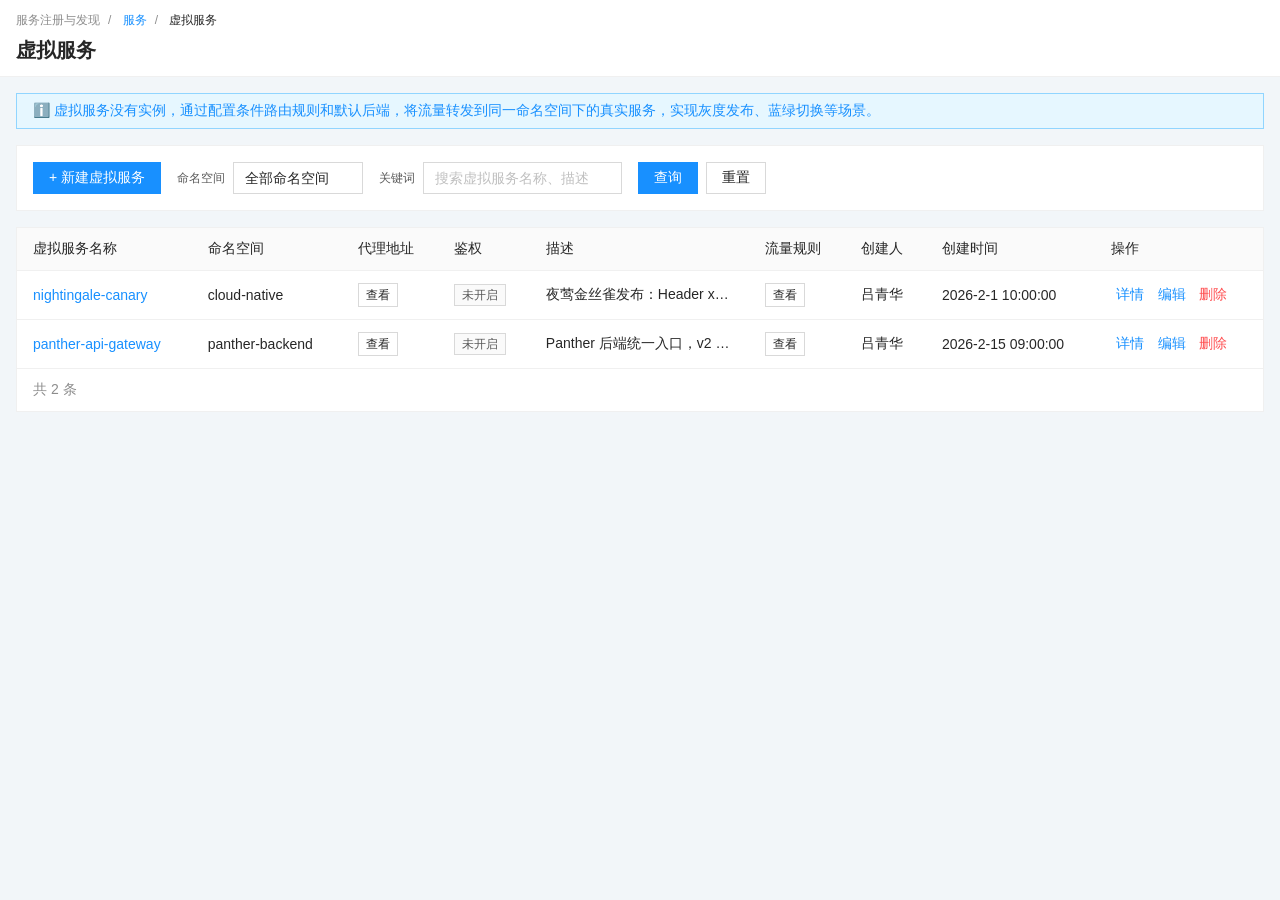
<file: prototype/page/service/virtual-service-list.html>
<!DOCTYPE html>
<html lang="zh-CN">
<head>
  <meta charset="UTF-8" />
  <meta name="viewport" content="width=device-width, initial-scale=1.0" />
  <title>虚拟服务 - 服务注册与发现</title>
  <link rel="stylesheet" href="../../css/base.css" />
  <style>
    .weight-badge { display:inline-block; padding:2px 8px; background:#f0f5ff; border:1px solid #adc6ff; color:#2f54eb; font-size:12px; min-width:40px; text-align:center; border-radius:2px; }
    .route-card { border:1px solid #d9d9d9; margin-bottom:8px; }
    .route-card-header { display:flex; align-items:center; justify-content:space-between; padding:5px 10px; background:#fafafa; border-bottom:1px solid #f0f0f0; font-size:13px; font-weight:500; }
    .route-card-body { padding:10px 10px 6px; }
    .cond-table { width:100%; border-collapse:collapse; margin-bottom:4px; }
    .cond-table th { font-size:11px; color:rgba(0,0,0,0.45); padding:0 6px 4px 0; font-weight:normal; text-align:left; white-space:nowrap; }
    .cond-table td { padding:0 6px 5px 0; vertical-align:middle; }
    .cond-table td:last-child { padding-right:0; text-align:center; width:26px; }
    .cond-dash { color:rgba(0,0,0,0.25); font-size:13px; display:block; text-align:center; line-height:32px; }
    .route-upstream-section { margin-top:8px; padding-top:8px; border-top:1px dashed #f0f0f0; }
    .route-upstream-label { font-size:12px; color:rgba(0,0,0,0.65); margin-bottom:6px; }
    .upstream-row { display:flex; align-items:center; gap:8px; margin-bottom:6px; }
    .route-summary { font-size:12px; color:rgba(0,0,0,0.45); }
    .modal-body-scroll { max-height:calc(80vh - 120px); overflow-y:auto; }
    .desc-cell { max-width:200px; overflow:hidden; text-overflow:ellipsis; white-space:nowrap; cursor:help; }
  </style>
</head>
<body>
<div class="toast-list"></div>
<div id="confirm-overlay" class="confirm-overlay" style="display:none" onclick="if(event.target===this)closeConfirm()">
  <div class="confirm-box">
    <div class="confirm-title"><span>⚠️</span><span id="confirm-title">操作确认</span></div>
    <div class="confirm-content" id="confirm-content"></div>
    <div class="confirm-actions">
      <button class="btn btn-default" onclick="closeConfirm()">取消</button>
      <button class="btn btn-danger" onclick="confirmOk()">确定</button>
    </div>
  </div>
</div>

<main class="main-content">
  <div class="page-header">
    <nav class="breadcrumb">
      <span>服务注册与发现</span><span class="sep">/</span>
      <a href="service-list.html">服务</a><span class="sep">/</span>
      <span class="current">虚拟服务</span>
    </nav>
    <div class="page-title-row">
      <h2 class="page-title">虚拟服务</h2>
    </div>
  </div>

  <div class="content-body">
    <div class="alert alert-info" style="margin-bottom:0">
      ℹ️ 虚拟服务没有实例，通过配置条件路由规则和默认后端，将流量转发到同一命名空间下的真实服务，实现灰度发布、蓝绿切换等场景。
    </div>

    <div class="search-bar">
      <button class="btn btn-primary" onclick="openCreateModal()" style="align-self:flex-end;white-space:nowrap">+ 新建虚拟服务</button>
      <div class="search-item">
        <label>命名空间</label>
        <select id="search-ns" class="ant-select">
          <option value="">全部命名空间</option>
          <option value="cloud-native">cloud-native</option>
          <option value="panther-backend">panther-backend</option>
          <option value="panther-web">panther-web</option>
        </select>
      </div>
      <div class="search-item">
        <label>关键词</label>
        <input id="search-kw" class="ant-input" placeholder="搜索虚拟服务名称、描述" onkeyup="if(event.key==='Enter')applySearch()" />
      </div>
      <div class="search-actions">
        <button class="btn btn-primary" onclick="applySearch()">查询</button>
        <button class="btn btn-default" onclick="handleReset()">重置</button>
      </div>
    </div>

    <div class="ant-card">
      <table class="ant-table" style="width:100%">
        <thead>
          <tr>
            <th>虚拟服务名称</th>
            <th>命名空间</th>
            <th>代理地址</th>
            <th>鉴权</th>
            <th>描述</th>
            <th>流量规则</th>
            <th>创建人</th>
            <th>创建时间</th>
            <th>操作</th>
          </tr>
        </thead>
        <tbody id="table-body"></tbody>
      </table>
      <div class="table-footer">
        <span id="page-total" class="pagination-total"></span>
        <div id="pagination" class="ant-pagination"></div>
      </div>
    </div>
  </div>
</main>

<!-- 新建/编辑 Modal -->
<div id="vs-modal" class="modal-overlay" style="display:none" onclick="if(event.target===this)closeVsModal()">
  <div class="ant-modal" style="width:700px">
    <div class="modal-header">
      <span id="modal-title" class="modal-title">新建虚拟服务</span>
      <button class="modal-close" onclick="closeVsModal()">×</button>
    </div>
    <div class="modal-body modal-body-scroll">
      <div class="form-item">
        <label class="form-label required">服务名称</label>
        <div class="form-control">
          <input id="form-name" class="ant-input" placeholder="以小写字母开头，可包含字母、数字和连字符" />
          <div id="error-name" class="form-error-msg" style="display:none"></div>
        </div>
      </div>
      <div class="form-item">
        <label class="form-label required">命名空间</label>
        <div class="form-control">
          <select id="form-ns" class="ant-select">
            <option value="">请选择</option>
            <option value="cloud-native">cloud-native</option>
            <option value="panther-backend">panther-backend</option>
            <option value="panther-web">panther-web</option>
          </select>
          <div id="error-ns" class="form-error-msg" style="display:none"></div>
        </div>
      </div>

      <div class="form-item">
        <label class="form-label required">协议类型</label>
        <div class="form-control">
          <select id="form-protocol" class="ant-select">
            <option value="http">http</option>
            <option value="https">https</option>
          </select>
        </div>
      </div>

      <div class="form-item">
        <label class="form-label">描述</label>
        <div class="form-control">
          <textarea id="form-desc" class="ant-input" rows="3" placeholder="说明该虚拟服务的用途，如灰度发布策略（选填）"></textarea>
        </div>
      </div>
    </div>
    <div class="modal-footer">
      <button class="btn btn-default" onclick="closeVsModal()">取消</button>
      <button class="btn btn-primary" onclick="submitVsModal()">确定</button>
    </div>
  </div>
</div>

<!-- 代理地址 Modal -->
<div id="proxy-modal" class="modal-overlay" style="display:none" onclick="if(event.target===this)closeProxyModal()">
  <div class="ant-modal" style="width:560px">
    <div class="modal-header">
      <span class="modal-title" id="proxy-modal-title">代理地址</span>
      <button class="modal-close" onclick="closeProxyModal()">×</button>
    </div>
    <div class="modal-body">
      <div style="display:flex;border-bottom:1px solid #f0f0f0;margin-bottom:16px">
        <div id="proxy-tab-http"  class="tab-item active" style="padding:6px 16px;cursor:pointer" onclick="switchProxyTab('http')">HTTP</div>
        <div id="proxy-tab-https" class="tab-item"        style="padding:6px 16px;cursor:pointer" onclick="switchProxyTab('https')">HTTPS</div>
      </div>
      <div id="proxy-panel-http"></div>
      <div id="proxy-panel-https" style="display:none"></div>
    </div>
    <div class="modal-footer">
      <button class="btn btn-default" onclick="closeProxyModal()">关闭</button>
    </div>
  </div>
</div>

<!-- 流量规则 Modal -->
<div id="traffic-modal" class="modal-overlay" style="display:none" onclick="if(event.target===this)closeTrafficModal()">
  <div class="ant-modal" style="width:700px">
    <div class="modal-header">
      <span class="modal-title" id="traffic-modal-title">流量规则</span>
      <button class="modal-close" onclick="closeTrafficModal()">×</button>
    </div>
    <div class="modal-body modal-body-scroll">
      <div style="margin-bottom:16px">
        <div style="font-size:13px;font-weight:500;color:rgba(0,0,0,0.85);margin-bottom:8px">默认后端</div>
        <div id="traffic-default-backend"></div>
      </div>
      <div>
        <div style="font-size:13px;font-weight:500;color:rgba(0,0,0,0.85);margin-bottom:8px">条件路由</div>
        <div id="traffic-routes"></div>
      </div>
    </div>
    <div class="modal-footer">
      <button class="btn btn-default" onclick="closeTrafficModal()">关闭</button>
    </div>
  </div>
</div>

<script src="../../data/virtual-services.js"></script>
<script src="../../data/services.js"></script>
<script src="../../js/common.js"></script>
<script>
const PAGE_SIZE = 10;
let currentPage = 1;
let editingId = null;
let activeFilter = { ns: '', kw: '' };

const { load, save } = useStorage('srsd_virtual_services', SEED_VIRTUAL_SERVICES);
let list = load();

const { load: loadSvcs } = useStorage('srsd_services', SEED_SERVICES);
const allSvcs = loadSvcs();

const NS_BIZLINE = {
  'domeos-pub': '北京研发中心', 'sohu-cs-public': '北京研发中心',
  'changjie-test': '北京研发中心', 'panther-backend': '大数据中心',
  'cloud-native': '大数据中心', 'panther-web': '大数据中心', 'image-delete': '北京研发部',
};

const COND_TYPE_LABEL  = { header: 'HTTP 请求头', cookie: 'Cookie', query: '查询参数', path: '路径前缀' };
const MATCH_TYPE_LABEL = { exact: '精确', prefix: '前缀', regex: '正则' };
const AUTH_LABEL = { none: '未开启', disabled: '未开启', basic: 'Basic', forward: 'Forward' };
const AUTH_CLASS = { none: 'tag-default', disabled: 'tag-default', basic: 'tag-processing', forward: 'tag-success' };

function getFilteredList() {
  return list.filter(item => {
    const nsOk = !activeFilter.ns || item.ns === activeFilter.ns;
    const kwOk = !activeFilter.kw || item.name.includes(activeFilter.kw) || (item.desc||'').includes(activeFilter.kw);
    return nsOk && kwOk;
  });
}

function routeSummary(row) {
  const routes = row.routes || [];
  const db = row.defaultBackend || (row.backends && row.backends[0]) || null;
  const dbName = db ? (db.serviceName || db.serviceId) : '--';
  if (routes.length === 0) return `仅默认后端：${dbName}`;
  return `${routes.length} 条条件路由，默认：${dbName}`;
}

function renderTable() {
  const filtered = getFilteredList();
  const paged    = filtered.slice((currentPage - 1) * PAGE_SIZE, currentPage * PAGE_SIZE);
  document.getElementById('page-total').textContent = `共 ${filtered.length} 条`;
  const tbody = document.getElementById('table-body');
  if (paged.length === 0) {
    tbody.innerHTML = '<tr><td colspan="9"><div class="empty-table">暂无虚拟服务</div></td></tr>';
    renderPagination(0); return;
  }
  tbody.innerHTML = paged.map(row => `<tr>
    <td><a href="virtual-service-detail.html?id=${escHtml(row.id)}">${escHtml(row.name)}</a></td>
    <td>${escHtml(row.ns)}</td>
    <td>
      <button class="btn btn-default btn-sm" onclick="openProxyModal('${escHtml(row.id)}')">查看</button>
    </td>
    <td><span class="tag ${AUTH_CLASS[row.auth]}">${AUTH_LABEL[row.auth]}</span></td>
    <td class="desc-cell" title="${escHtml(row.desc || '')}">${escHtml(row.desc || '--')}</td>
    <td>
      <button class="btn btn-default btn-sm" onclick="openTrafficModal('${escHtml(row.id)}')">查看</button>
    </td>
    <td>${escHtml(row.createdBy)}</td>
    <td>${escHtml(formatTime(row.createdAt))}</td>
    <td>
      <a class="btn btn-link" href="virtual-service-detail.html?id=${escHtml(row.id)}">详情</a>
      <button class="btn btn-link" data-action="edit"   data-id="${escHtml(row.id)}">编辑</button>
      <button class="btn btn-link danger" data-action="delete" data-id="${escHtml(row.id)}">删除</button>
    </td>
  </tr>`).join('');
  renderPagination(filtered.length);
}

function renderPagination(total) {
  const pages = Math.ceil(total / PAGE_SIZE) || 1;
  const el = document.getElementById('pagination');
  if (pages <= 1) { el.innerHTML = ''; return; }
  el.innerHTML =
    `<button class="page-btn" onclick="goPage(${currentPage-1})" ${currentPage===1?'disabled':''}>‹</button>` +
    Array.from({length:pages},(_,i)=>`<button class="page-btn ${i+1===currentPage?'active':''}" onclick="goPage(${i+1})">${i+1}</button>`).join('') +
    `<button class="page-btn" onclick="goPage(${currentPage+1})" ${currentPage>=pages?'disabled':''}>›</button>`;
}
function goPage(p) {
  const pages = Math.ceil(getFilteredList().length / PAGE_SIZE) || 1;
  if (p < 1 || p > pages) return;
  currentPage = p; renderTable();
}
function applySearch() {
  activeFilter.ns = document.getElementById('search-ns').value;
  activeFilter.kw = document.getElementById('search-kw').value.trim();
  currentPage = 1; renderTable();
}
function handleReset() {
  document.getElementById('search-ns').value = '';
  document.getElementById('search-kw').value = '';
  activeFilter = { ns: '', kw: '' };
  currentPage = 1; renderTable();
}

/* ── Proxy Modal ── */
function buildProxyPanel(proto, domain, aliases) {
  const defaultAddr = `${proto}://${domain}`;
  let html = `
    <div style="margin-bottom:16px">
      <div style="font-size:12px;color:rgba(0,0,0,0.45);margin-bottom:6px">默认代理地址</div>
      <div style="display:flex;align-items:center;gap:8px;background:#fafafa;border:1px solid #f0f0f0;padding:8px 12px">
        <span style="font-family:monospace;font-size:13px;flex:1;word-break:break-all">${escHtml(defaultAddr)}</span>
        <button class="btn btn-default btn-sm" onclick="window.open('${escHtml(defaultAddr)}', '_blank')">访问</button>
        <button class="btn btn-default btn-sm" onclick="copyProxyAddr('${escHtml(defaultAddr)}')">复制</button>
      </div>
    </div>`;
  const aliasArr = aliases || [];
  if (proto === 'http') {
    if (aliasArr.length > 0) {
      html += `<div><div style="font-size:12px;color:rgba(0,0,0,0.45);margin-bottom:6px">别名代理地址</div>`;
      aliasArr.forEach(alias => {
        const aliasUrl = `${proto}://${alias}`;
        html += `<div style="display:flex;align-items:center;gap:8px;background:#fafafa;border:1px solid #f0f0f0;padding:8px 12px;margin-bottom:4px">
          <span style="font-family:monospace;font-size:13px;flex:1;word-break:break-all">${escHtml(aliasUrl)}</span>
          <button class="btn btn-default btn-sm" onclick="window.open('${escHtml(aliasUrl)}', '_blank')">访问</button>
          <button class="btn btn-default btn-sm" onclick="copyProxyAddr('${escHtml(aliasUrl)}')">复制</button>
        </div>`;
      });
      html += `</div>`;
    } else {
      html += `<div style="color:rgba(0,0,0,0.25);font-size:13px">暂无别名代理地址</div>`;
    }
  }
  return html;
}

function switchProxyTab(proto) {
  document.getElementById('proxy-tab-http').classList.toggle('active', proto === 'http');
  document.getElementById('proxy-tab-https').classList.toggle('active', proto === 'https');
  document.getElementById('proxy-panel-http').style.display  = proto === 'http'  ? '' : 'none';
  document.getElementById('proxy-panel-https').style.display = proto === 'https' ? '' : 'none';
}

function openProxyModal(id) {
  const row = list.find(r => r.id === id);
  if (!row) return;
  document.getElementById('proxy-modal-title').textContent = `代理地址 — ${row.name}`;
  document.getElementById('proxy-panel-http').innerHTML  = buildProxyPanel('http',  row.proxy, row.aliases);
  document.getElementById('proxy-panel-https').innerHTML = buildProxyPanel('https', row.proxy, row.aliases);
  const activeProto = (row.protocol === 'https') ? 'https' : 'http';
  switchProxyTab(activeProto);
  openModal(document.getElementById('proxy-modal'));
}

function closeProxyModal() { closeModal(document.getElementById('proxy-modal')); }

function copyProxyAddr(addr) {
  navigator.clipboard?.writeText(addr).then(() => showToast('已复制到剪贴板'))
    .catch(() => showToast('复制失败', '❌'));
}

/* ── Traffic Modal ── */
function openTrafficModal(id) {
  const vs = list.find(x => x.id === id);
  if (!vs) return;
  document.getElementById('traffic-modal-title').textContent = `流量规则 - ${vs.name}`;

  const db = vs.defaultBackend || {};
  document.getElementById('traffic-default-backend').innerHTML = db.serviceName || db.serviceId
    ? `<div style="font-size:13px;color:rgba(0,0,0,0.85)">
        <a href="service-detail.html?id=${escHtml(db.serviceId)}&tab=instances" style="color:#1890ff;text-decoration:none">
          ${escHtml(db.serviceName || db.serviceId)}
        </a>
      </div>`
    : '<div style="color:rgba(0,0,0,0.25);font-size:13px">未配置</div>';

  const routes = vs.routes || [];
  if (routes.length === 0) {
    document.getElementById('traffic-routes').innerHTML =
      '<div style="color:rgba(0,0,0,0.25);font-size:13px">暂无条件路由</div>';
  } else {
    document.getElementById('traffic-routes').innerHTML = routes.map((r, i) => {
      const condHtml = r.conditions.map(c => {
        const typeLabel = COND_TYPE_LABEL[c.type] || c.type;
        const matchLabel = c.type === 'path' ? '前缀' : (MATCH_TYPE_LABEL[c.matchType] || c.matchType);
        const fieldPart = c.type === 'path' ? '' : `<strong>${escHtml(c.field)}</strong> `;
        return `<span style="display:inline-block;padding:2px 8px;background:#f0f5ff;border:1px solid #adc6ff;color:#2f54eb;font-size:12px;border-radius:2px;margin:2px">${escHtml(typeLabel)} ${fieldPart}${escHtml(matchLabel)} "${escHtml(c.value)}"</span>`;
      }).join('<span style="font-size:12px;color:rgba(0,0,0,0.45);margin:0 4px">且</span>');

      const upstreams = r.upstreams || (r.targetServiceId ? [{ serviceId: r.targetServiceId, serviceName: r.targetServiceName || '', weight: 100 }] : []);
      const upstreamHtml = upstreams.map(u =>
        `<div style="display:flex;align-items:center;gap:8px;margin-bottom:4px">
          <a href="service-detail.html?id=${escHtml(u.serviceId)}&tab=instances" style="font-size:13px;color:#1890ff;text-decoration:none">
            ${escHtml(u.serviceName || u.serviceId)}
          </a>
          <span class="weight-badge">${u.weight}%</span>
        </div>`
      ).join('');

      return `<div class="route-card">
        <div class="route-card-header"><span>规则 #${i + 1}</span></div>
        <div class="route-card-body">
          <div style="margin-bottom:10px">
            <div style="font-size:12px;color:rgba(0,0,0,0.45);margin-bottom:6px">匹配条件</div>
            <div>${condHtml}</div>
          </div>
          <div>
            <div style="font-size:12px;color:rgba(0,0,0,0.45);margin-bottom:6px">命中时按权重转发至</div>
            ${upstreamHtml}
          </div>
        </div>
      </div>`;
    }).join('');
  }

  openModal(document.getElementById('traffic-modal'));
}

function closeTrafficModal() { closeModal(document.getElementById('traffic-modal')); }

/* ── Open / Close Modals ── */

function openCreateModal() {
  editingId = null;
  document.getElementById('modal-title').textContent = '新建虚拟服务';
  document.getElementById('form-name').value    = '';
  document.getElementById('form-name').disabled = false;
  document.getElementById('form-ns').value      = '';
  document.getElementById('form-protocol').value = 'http';
  document.getElementById('form-desc').value    = '';
  ['error-name','error-ns'].forEach(id => { document.getElementById(id).style.display = 'none'; });
  openModal(document.getElementById('vs-modal'));
}

function openEditModal(id) {
  const row = list.find(r => r.id === id);
  if (!row) return;
  editingId = id;
  document.getElementById('modal-title').textContent = '编辑虚拟服务';
  document.getElementById('form-name').value    = row.name;
  document.getElementById('form-name').disabled = true;
  document.getElementById('form-ns').value      = row.ns;
  document.getElementById('form-protocol').value = row.protocol || 'http';
  document.getElementById('form-desc').value    = row.desc || '';
  ['error-name','error-ns'].forEach(id => { document.getElementById(id).style.display = 'none'; });
  openModal(document.getElementById('vs-modal'));
}

function closeVsModal() { closeModal(document.getElementById('vs-modal')); }

/* ── Submit ── */

function submitVsModal() {
  const name     = document.getElementById('form-name').value.trim();
  const ns       = document.getElementById('form-ns').value;
  const protocol = document.getElementById('form-protocol').value;
  let ok = true;

  if (!name || !/^[a-z][a-z0-9-]*$/.test(name)) {
    document.getElementById('error-name').textContent = '名称以小写字母开头，可包含小写字母、数字和连字符';
    document.getElementById('error-name').style.display = ''; ok = false;
  } else document.getElementById('error-name').style.display = 'none';

  if (!ns) {
    document.getElementById('error-ns').textContent = '请选择命名空间';
    document.getElementById('error-ns').style.display = ''; ok = false;
  } else document.getElementById('error-ns').style.display = 'none';

  if (!ok) return;

  const bizline = NS_BIZLINE[ns] || '';
  const desc    = document.getElementById('form-desc').value.trim();
  const proxy   = `${name}-${ns}.domeos.sohucs.com`;

  if (editingId) {
    list = list.map(r => r.id === editingId ? { ...r, ns, bizline, protocol, desc } : r);
    showToast('虚拟服务已更新');
  } else {
    if (list.find(r => r.name === name && r.ns === ns)) {
      document.getElementById('error-name').textContent = '该命名空间下服务名已存在';
      document.getElementById('error-name').style.display = ''; return;
    }
    list.unshift({ id: genId(), name, ns, bizline, proxy, protocol, desc,
      defaultBackend: null, routes: [],
      auth: 'disabled', createdBy: '吕青华', createdAt: now() });
    showToast('虚拟服务已创建');
  }
  save(list); closeVsModal(); renderTable();
}

/* ── Event delegation ── */
document.addEventListener('click', e => {
  const action = e.target.dataset.action;
  const id     = e.target.dataset.id;
  if (!action || !id) return;
  if (action === 'edit') { openEditModal(id); }
  if (action === 'delete') {
    const row = list.find(r => r.id === id);
    confirm2(`确认删除虚拟服务「${row?.name}」？`, () => {
      list = list.filter(r => r.id !== id);
      save(list); renderTable(); showToast('已删除');
    });
  }
});

document.getElementById('search-ns').addEventListener('change', e => { activeFilter.ns = e.target.value; currentPage = 1; renderTable(); });

renderTable();
</script>
</body>
</html>
</file>
<file: prototype/css/base.css>
/* ===== Design Tokens (CSS Variables) ===== */
:root {
  /* 主色 */
  --color-primary:        #1890ff;
  --color-primary-hover:  #40a9ff;
  --color-primary-bg:     #e6f7ff;
  --color-primary-border: #91d5ff;

  /* 成功色 */
  --color-success:        #52c41a;
  --color-success-bg:     #f6ffed;
  --color-success-border: #b7eb8f;

  /* 警告色 */
  --color-warning:        #faad14;
  --color-warning-bg:     #fffbe6;
  --color-warning-border: #ffe58f;

  /* 错误/危险色 */
  --color-error:          #ff4d4f;
  --color-error-hover:    #ff7875;
  --color-error-bg:       #fff2f0;
  --color-error-border:   #ffccc7;

  /* 文字色 */
  --text-primary:     rgba(0, 0, 0, 0.85);
  --text-secondary:   rgba(0, 0, 0, 0.65);
  --text-hint:        rgba(0, 0, 0, 0.45);
  --text-placeholder: rgba(0, 0, 0, 0.25);

  /* 背景色 */
  --bg-page:         #f2f6f9;
  --bg-card:         #fff;
  --bg-table-header: #fafafa;

  /* 边框/分割线 */
  --border-base:    #d9d9d9;
  --border-divider: #f0f0f0;

  /* 侧边栏 */
  --sider-width:       200px;
  --sider-bg:          #001529;
  --sider-text:        rgba(255, 255, 255, 0.65);
  --sider-text-hover:  #fff;
  --sider-hover-bg:    rgba(255, 255, 255, 0.08);
  --sider-group-text:  rgba(255, 255, 255, 0.35);
  --sider-active-bg:   #1890ff;
  --sider-active-text: #fff;

  /* 遮罩/阴影 */
  --overlay-bg:   rgba(0, 0, 0, 0.45);
  --shadow-base:  0 3px 6px rgba(0, 0, 0, 0.12);
  --shadow-popup: 0 6px 16px rgba(0, 0, 0, 0.12);

  /* 布局尺寸 */
  --header-height:   48px;
  --content-padding: 16px;
  --base-gap:        8px;
  --grid-gutter:     16px;

  /* 组件尺寸 */
  --btn-height:       32px;
  --btn-sm-height:    24px;
  --input-height:     32px;
  --menu-item-height: 40px;
  --modal-width:      520px;
  --confirm-width:    416px;
  --toast-top:        56px;

  /* 圆角（全部为 0，符合 Panther 平台规范） */
  --radius: 0;
}

/* ===== Reset ===== */
*, *::before, *::after { box-sizing: border-box; margin: 0; padding: 0; }

body {
  font-family: "PingFangSC", "helvetica neue", "hiragino sans gb", "arial",
               "microsoft yahei ui", "microsoft yahei", "simsun", "sans-serif";
  font-size: 14px;
  color: var(--text-primary);
  background: var(--bg-page);
}

a { color: var(--color-primary); text-decoration: none; }
a:hover { color: var(--color-primary-hover); }

/* ===== Wrapper ===== */
/* Panther 平台已提供固定 48px 顶部导航，.wrapper 预留偏移 */
.wrapper {
  margin-top: var(--header-height);
  min-height: calc(100vh - var(--header-height));
  display: flex;
  flex-direction: column;
}

/* ===== Layout ===== */
.layout-body { display: flex; flex: 1; min-height: 0; }

/* ===== Sider ===== */
.sider {
  width: var(--sider-width);
  background: var(--sider-bg);
  flex-shrink: 0;
  overflow-y: auto;
}

.sider-title {
  height: 49px;
  display: flex;
  align-items: center;
  padding: 0 16px;
  color: #fff;
  font-size: 14px;
  font-weight: 500;
  border-bottom: 1px solid hsla(0, 0%, 100%, 0.45);
  white-space: nowrap;
  overflow: hidden;
  text-overflow: ellipsis;
}

.side-menu { list-style: none; padding: var(--base-gap) 0; }

.menu-item a {
  display: flex;
  align-items: center;
  gap: var(--base-gap);
  padding: 0 16px;
  height: var(--menu-item-height);
  color: var(--sider-text);
  cursor: pointer;
  transition: color 0.2s, background 0.2s;
  text-decoration: none;
}

.menu-item a:hover { color: var(--sider-text-hover); background: var(--sider-hover-bg); }
.menu-item.active a { color: var(--sider-active-text); background: var(--sider-active-bg); }

.menu-group-title {
  padding: 16px 16px 4px;
  font-size: 11px;
  color: var(--sider-group-text);
  text-transform: uppercase;
  letter-spacing: 0.5px;
}

/* ===== Collapsible Menu Group ===== */
.menu-group-header {
  display: flex;
  align-items: center;
  justify-content: space-between;
  padding: 0 16px;
  height: var(--menu-item-height);
  color: var(--sider-text);
  cursor: pointer;
  transition: color 0.2s, background 0.2s;
  user-select: none;
}

.menu-group-header span:first-child {
  display: flex;
  align-items: center;
  gap: 6px;
}

.menu-icon { font-size: 14px; }

.menu-group-header:hover {
  color: var(--sider-text-hover);
  background: var(--sider-hover-bg);
}

.menu-group.expanded > .menu-group-header,
.menu-group.has-active > .menu-group-header {
  color: var(--sider-text-hover);
}

.menu-arrow {
  font-size: 12px;
  color: var(--sider-text);
  transition: transform 0.2s;
  flex-shrink: 0;
  line-height: 1;
}

.menu-group.expanded > .menu-group-header .menu-arrow {
  transform: rotate(90deg);
}

/* Sub-menu collapse animation */
.sub-menu {
  list-style: none;
  padding: 0;
  overflow: hidden;
  max-height: 0;
  transition: max-height 0.25s ease;
}

.menu-group.expanded > .sub-menu { max-height: 200px; }

.sub-menu .menu-item a {
  padding-left: 40px;
  height: 36px;
  font-size: 13px;
  color: var(--sider-text);
}

.sub-menu .menu-item a:hover {
  color: var(--sider-text-hover);
  background: var(--sider-hover-bg);
}

.sub-menu .menu-item.active a {
  color: #fff;
  background: rgba(24, 144, 255, 0.25);
  border-left: 2px solid var(--color-primary);
  padding-left: 38px;
}

/* ===== Main Content ===== */
.main-content {
  flex: 1;
  background: var(--bg-page);
  display: flex;
  flex-direction: column;
  overflow: auto;
  min-width: 0;
}

.page-header {
  background: var(--bg-card);
  padding: 12px var(--content-padding);
  border-bottom: 1px solid var(--border-divider);
}

.breadcrumb { font-size: 12px; color: var(--text-hint); margin-bottom: var(--base-gap); }
.breadcrumb .sep { margin: 0 var(--base-gap); }
.breadcrumb .current { color: var(--text-primary); }

.page-title-row {
  display: flex;
  align-items: center;
  justify-content: space-between;
}

.page-title { font-size: 20px; font-weight: 600; }
.page-actions { display: flex; gap: var(--base-gap); }
.content-body { padding: var(--content-padding); flex: 1; display: flex; flex-direction: column; gap: var(--grid-gutter); }

/* ===== Grid ===== */
.row { display: flex; flex-wrap: wrap; margin: 0 calc(var(--grid-gutter) / -2); row-gap: var(--grid-gutter); }
.col { padding: 0 calc(var(--grid-gutter) / 2); }
.col-6  { width: 25%; }
.col-8  { width: 33.333%; }
.col-12 { width: 50%; }
.col-16 { width: 66.666%; }
.col-24 { width: 100%; }

/* ===== Button ===== */
.btn {
  display: inline-flex;
  align-items: center;
  gap: 4px;
  height: var(--btn-height);
  padding: 0 15px;
  font-size: 14px;
  border-radius: var(--radius);
  border: 1px solid transparent;
  cursor: pointer;
  transition: all 0.2s;
  white-space: nowrap;
  outline: none;
  font-family: inherit;
}

.btn-primary { background: var(--color-primary); color: #fff; border-color: var(--color-primary); }
.btn-primary:hover:not(:disabled) { background: var(--color-primary-hover); border-color: var(--color-primary-hover); }

.btn-default { background: var(--bg-card); color: var(--text-primary); border-color: var(--border-base); }
.btn-default:hover:not(:disabled) { color: var(--color-primary); border-color: var(--color-primary); }

.btn-danger { background: var(--color-error); color: #fff; border-color: var(--color-error); }
.btn-danger:hover:not(:disabled) { background: var(--color-error-hover); border-color: var(--color-error-hover); }

.btn-link { background: transparent; color: var(--color-primary); border-color: transparent; padding: 0 4px; height: auto; }
.btn-link:hover:not(:disabled) { color: var(--color-primary-hover); }
.btn-link.danger { color: var(--color-error); }
.btn-link.danger:hover:not(:disabled) { color: var(--color-error-hover); }

.btn:disabled { opacity: 0.5; cursor: not-allowed; }
.btn-sm { height: var(--btn-sm-height); padding: 0 7px; font-size: 12px; }

/* ===== Form ===== */
.form-item { display: flex; align-items: flex-start; margin-bottom: 16px; }

.form-label {
  width: 120px;
  min-width: 120px;
  padding-top: 5px;
  font-size: 14px;
  color: var(--text-primary);
  text-align: right;
  padding-right: var(--base-gap);
  white-space: nowrap;
}

.form-label.required::before { content: "* "; color: var(--color-error); }
.form-control { flex: 1; }

.ant-input,
.ant-select,
.ant-textarea {
  width: 100%;
  height: var(--input-height);
  padding: 4px 11px;
  border: 1px solid var(--border-base);
  border-radius: var(--radius);
  font-size: 14px;
  font-family: inherit;
  color: var(--text-primary);
  outline: none;
  background: var(--bg-card);
  transition: border-color 0.2s, box-shadow 0.2s;
  -webkit-appearance: none;
}

textarea.ant-input { height: auto; resize: vertical; }

.ant-input:focus,
.ant-select:focus {
  border-color: var(--color-primary);
  box-shadow: 0 0 0 2px rgba(24, 144, 255, 0.2);
}

.ant-input.error,
.ant-select.error { border-color: var(--color-error); }

.ant-input:disabled,
.ant-select:disabled {
  background: #f5f5f5;
  color: rgba(0, 0, 0, 0.25);
  cursor: not-allowed;
}

.ant-input::placeholder { color: var(--text-placeholder); }
.form-hint { font-size: 12px; color: var(--text-hint); margin-top: 4px; }
.form-error-msg { font-size: 12px; color: var(--color-error); margin-top: 4px; }
.form-actions { padding-left: 108px; display: flex; gap: var(--base-gap); }

/* ===== Card ===== */
.ant-card { background: var(--bg-card); border: 1px solid var(--border-divider); border-radius: var(--radius); }

.card-header {
  padding: 12px var(--content-padding);
  border-bottom: 1px solid var(--border-divider);
  display: flex;
  align-items: center;
  justify-content: space-between;
}

.card-title { font-size: 14px; font-weight: 500; color: var(--text-primary); }
.card-body { padding: var(--content-padding); }

/* ===== Stat Card ===== */
.stat-card { background: var(--bg-card); border: 1px solid var(--border-divider); padding: var(--content-padding); border-radius: var(--radius); }
.stat-label { font-size: 14px; color: var(--text-hint); }
.stat-value { font-size: 24px; font-weight: 600; margin: 4px 0; }
.stat-footer { font-size: 12px; color: var(--text-hint); }
.trend-up { color: var(--color-success); }
.trend-down { color: var(--color-error); }

/* ===== Table ===== */
.table-toolbar {
  display: flex;
  align-items: center;
  justify-content: space-between;
  padding: 12px var(--content-padding);
}

.toolbar-left,
.toolbar-right { display: flex; align-items: center; gap: var(--base-gap); }

.ant-table { width: 100%; border-collapse: collapse; background: var(--bg-card); font-size: 14px; }

.ant-table th {
  background: var(--bg-table-header);
  padding: 12px var(--content-padding);
  font-weight: 500;
  color: var(--text-primary);
  text-align: left;
  border-bottom: 1px solid var(--border-divider);
  white-space: nowrap;
}

.ant-table td { padding: 12px var(--content-padding); border-bottom: 1px solid var(--border-divider); color: var(--text-primary); }
.ant-table tbody tr:hover td { background: var(--color-primary-bg); }
.ant-table tbody tr:last-child td { border-bottom: none; }

.table-footer {
  padding: 12px var(--content-padding);
  display: flex;
  align-items: center;
  justify-content: space-between;
  background: var(--bg-card);
  border-top: 1px solid var(--border-divider);
}

.empty-table { text-align: center; padding: 48px; color: var(--text-placeholder); }

/* ===== Pagination ===== */
.ant-pagination { display: flex; align-items: center; gap: 4px; }
.pagination-total { color: var(--text-hint); margin-right: var(--base-gap); font-size: 14px; }

.page-btn {
  min-width: var(--btn-height);
  height: var(--btn-height);
  padding: 0 6px;
  border: 1px solid var(--border-base);
  background: var(--bg-card);
  border-radius: var(--radius);
  cursor: pointer;
  font-size: 14px;
  display: inline-flex;
  align-items: center;
  justify-content: center;
  color: var(--text-primary);
  font-family: inherit;
}

.page-btn:hover:not(:disabled) { color: var(--color-primary); border-color: var(--color-primary); }
.page-btn.active { background: var(--color-primary); color: #fff; border-color: var(--color-primary); }
.page-btn:disabled { opacity: 0.4; cursor: not-allowed; }

/* ===== Tabs ===== */
.tabs-nav { display: flex; border-bottom: 1px solid var(--border-divider); margin-bottom: 16px; }

.tab-item {
  padding: var(--base-gap) var(--content-padding);
  cursor: pointer;
  color: var(--text-secondary);
  border-bottom: 2px solid transparent;
  margin-bottom: -1px;
  transition: color 0.2s;
}

.tab-item:hover { color: var(--color-primary); }
.tab-item.active { color: var(--color-primary); border-bottom-color: var(--color-primary); }

/* ===== Description List ===== */
.desc-list {
  display: grid;
  grid-template-columns: repeat(2, minmax(0, 1fr));
  gap: 16px 24px;
}

.desc-item {
  min-width: 0;
  padding-bottom: 12px;
  border-bottom: 1px solid var(--border-divider);
}

.desc-label { font-size: 12px; color: var(--text-hint); margin-bottom: 4px; }
.desc-value { color: var(--text-primary); word-break: break-word; }

/* ===== Tag ===== */
.tag {
  display: inline-block;
  padding: 0 7px;
  font-size: 12px;
  line-height: 20px;
  border-radius: var(--radius);
  border: 1px solid;
}

.tag-success    { color: var(--color-success); background: var(--color-success-bg); border-color: var(--color-success-border); }
.tag-error      { color: var(--color-error);   background: var(--color-error-bg);   border-color: var(--color-error-border);   }
.tag-warning    { color: var(--color-warning);  background: var(--color-warning-bg); border-color: var(--color-warning-border); }
.tag-processing { color: var(--color-primary);  background: var(--color-primary-bg); border-color: var(--color-primary-border); }
.tag-default    { color: var(--text-secondary); background: var(--bg-table-header);  border-color: var(--border-base); }

/* ===== Status Badge ===== */
.status-dot { display: inline-block; width: 8px; height: 8px; border-radius: 50%; margin-right: 4px; }
.status-dot.success    { background: var(--color-success); }
.status-dot.error      { background: var(--color-error); }
.status-dot.warning    { background: var(--color-warning); }
.status-dot.default    { background: var(--border-base); }
.status-dot.processing { background: var(--color-primary); }

/* ===== Modal ===== */
.modal-overlay {
  position: fixed;
  inset: 0;
  background: var(--overlay-bg);
  z-index: 1000;
  display: flex;
  align-items: flex-start;
  justify-content: center;
  padding-top: 80px;
}

.ant-modal {
  background: var(--bg-card);
  border-radius: var(--radius);
  width: var(--modal-width);
  max-height: calc(100vh - 120px);
  display: flex;
  flex-direction: column;
  box-shadow: var(--shadow-popup);
}

.modal-header {
  padding: 16px 24px;
  border-bottom: 1px solid var(--border-divider);
  display: flex;
  align-items: center;
  justify-content: space-between;
  flex-shrink: 0;
}

.modal-title { font-size: 16px; font-weight: 500; }
.modal-close { background: none; border: none; cursor: pointer; font-size: 18px; color: var(--text-hint); font-family: inherit; }
.modal-close:hover { color: var(--text-secondary); }
.modal-body { padding: 24px; overflow-y: auto; flex: 1; }

.modal-footer {
  padding: 10px 16px;
  border-top: 1px solid var(--border-divider);
  display: flex;
  justify-content: flex-end;
  gap: var(--base-gap);
  flex-shrink: 0;
}

/* ===== Search Bar ===== */
.search-bar {
  background: var(--bg-card);
  padding: var(--content-padding);
  display: flex;
  flex-wrap: nowrap;
  gap: var(--grid-gutter);
  align-items: center;
  border: 1px solid var(--border-divider);
  overflow-x: auto;
}

.search-item { display: flex; flex-direction: row; align-items: center; gap: 8px; min-width: 140px; }
.search-item label { font-size: 12px; color: var(--text-secondary); white-space: nowrap; }
.search-actions { display: flex; gap: var(--base-gap); }

/* ===== Alert ===== */
.alert {
  padding: var(--base-gap) var(--content-padding);
  border-radius: var(--radius);
  border: 1px solid;
  display: flex;
  align-items: flex-start;
  gap: var(--base-gap);
}

.alert-info    { background: var(--color-primary-bg);  border-color: var(--color-primary-border); color: var(--color-primary); }
.alert-success { background: var(--color-success-bg);  border-color: var(--color-success-border); color: var(--color-success); }
.alert-warning { background: var(--color-warning-bg);  border-color: var(--color-warning-border); color: var(--color-warning); }
.alert-error   { background: var(--color-error-bg);    border-color: var(--color-error-border);   color: var(--color-error);   }

/* ===== Steps ===== */
.ant-steps { display: flex; align-items: flex-start; margin-bottom: 24px; }
.step-item { display: flex; align-items: flex-start; flex: 1; position: relative; }

.step-item:not(:last-child)::after {
  content: "";
  position: absolute;
  top: 16px;
  left: 44px;
  right: 0;
  height: 1px;
  background: var(--border-divider);
}

.step-item.completed::after { background: var(--color-primary); }

.step-icon {
  width: 32px;
  height: 32px;
  border-radius: var(--radius);
  display: flex;
  align-items: center;
  justify-content: center;
  font-size: 14px;
  border: 1px solid var(--border-base);
  background: var(--bg-card);
  color: var(--text-hint);
  flex-shrink: 0;
  margin-right: var(--base-gap);
  z-index: 1;
}

.step-item.completed .step-icon { background: var(--color-primary); border-color: var(--color-primary); color: #fff; }
.step-item.active .step-icon { border-color: var(--color-primary); color: var(--color-primary); font-weight: 600; }
.step-title { font-size: 14px; font-weight: 500; }
.step-desc { font-size: 12px; color: var(--text-hint); margin-top: 2px; }

/* ===== Confirm Dialog ===== */
.confirm-overlay {
  position: fixed;
  inset: 0;
  background: var(--overlay-bg);
  z-index: 1100;
  display: flex;
  align-items: center;
  justify-content: center;
}

.confirm-box {
  background: var(--bg-card);
  width: var(--confirm-width);
  padding: 24px;
  border-radius: var(--radius);
  box-shadow: var(--shadow-popup);
}

.confirm-title { font-size: 16px; font-weight: 500; margin-bottom: var(--base-gap); display: flex; align-items: center; gap: var(--base-gap); }
.confirm-content { color: var(--text-secondary); margin-bottom: 24px; padding-left: 28px; }
.confirm-actions { display: flex; justify-content: flex-end; gap: var(--base-gap); }

/* ===== Toast / Message ===== */
.toast-list {
  position: fixed;
  top: var(--toast-top);
  left: 50%;
  transform: translateX(-50%);
  z-index: 2000;
  display: flex;
  flex-direction: column;
  gap: var(--base-gap);
  pointer-events: none;
}

.toast {
  background: var(--bg-card);
  border-radius: var(--radius);
  padding: var(--base-gap) var(--content-padding);
  box-shadow: var(--shadow-base);
  display: flex;
  align-items: center;
  gap: var(--base-gap);
  font-size: 14px;
  pointer-events: auto;
  animation: toast-in 0.2s ease;
}

@keyframes toast-in { from { opacity: 0; transform: translateY(-8px); } to { opacity: 1; transform: none; } }

/* ===== Result State ===== */
.result-state {
  min-height: 320px;
  display: flex;
  flex-direction: column;
  align-items: center;
  justify-content: center;
  gap: 12px;
  padding: 32px;
  background: var(--bg-card);
  border: 1px solid var(--border-divider);
  text-align: center;
}

.result-title { font-size: 20px; font-weight: 600; color: var(--text-primary); }
.result-desc { color: var(--text-secondary); max-width: 480px; }

/* ===== Page Footer Bar ===== */
.page-footer-bar {
  position: sticky;
  bottom: 0;
  z-index: 10;
  display: flex;
  justify-content: flex-end;
  gap: var(--base-gap);
  padding: 12px 16px;
  background: rgba(255, 255, 255, 0.96);
  border-top: 1px solid var(--border-divider);
  box-shadow: 0 -2px 8px rgba(0, 0, 0, 0.04);
}

/* ===== Misc ===== */
.divider { border: none; border-top: 1px solid var(--border-divider); margin: 16px 0; }
.text-muted { color: var(--text-hint); }
.text-danger { color: var(--color-error); }
.mt-16 { margin-top: 16px; }
.mb-16 { margin-bottom: 16px; }

::-webkit-scrollbar { width: 6px; height: 6px; }
::-webkit-scrollbar-thumb { background: rgba(0, 0, 0, 0.15); border-radius: var(--radius); }
::-webkit-scrollbar-track { background: transparent; }
</file>
